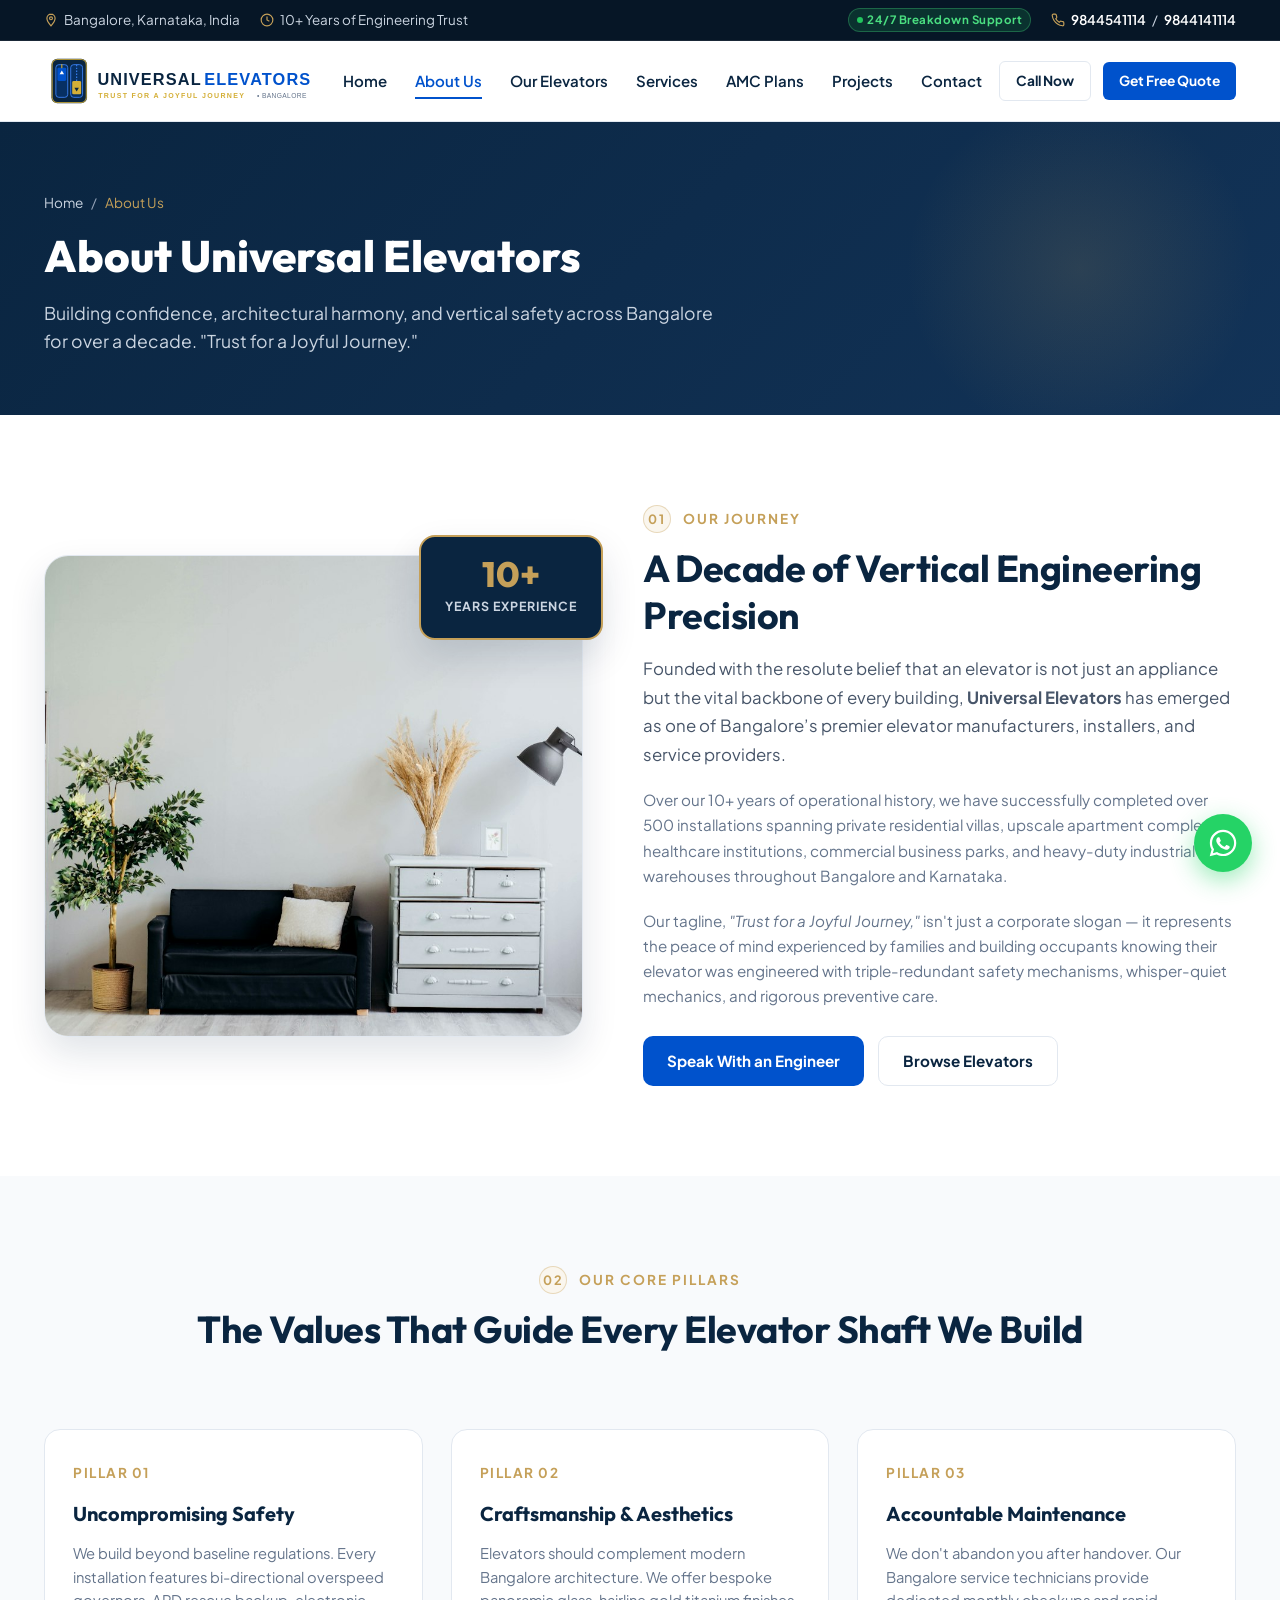
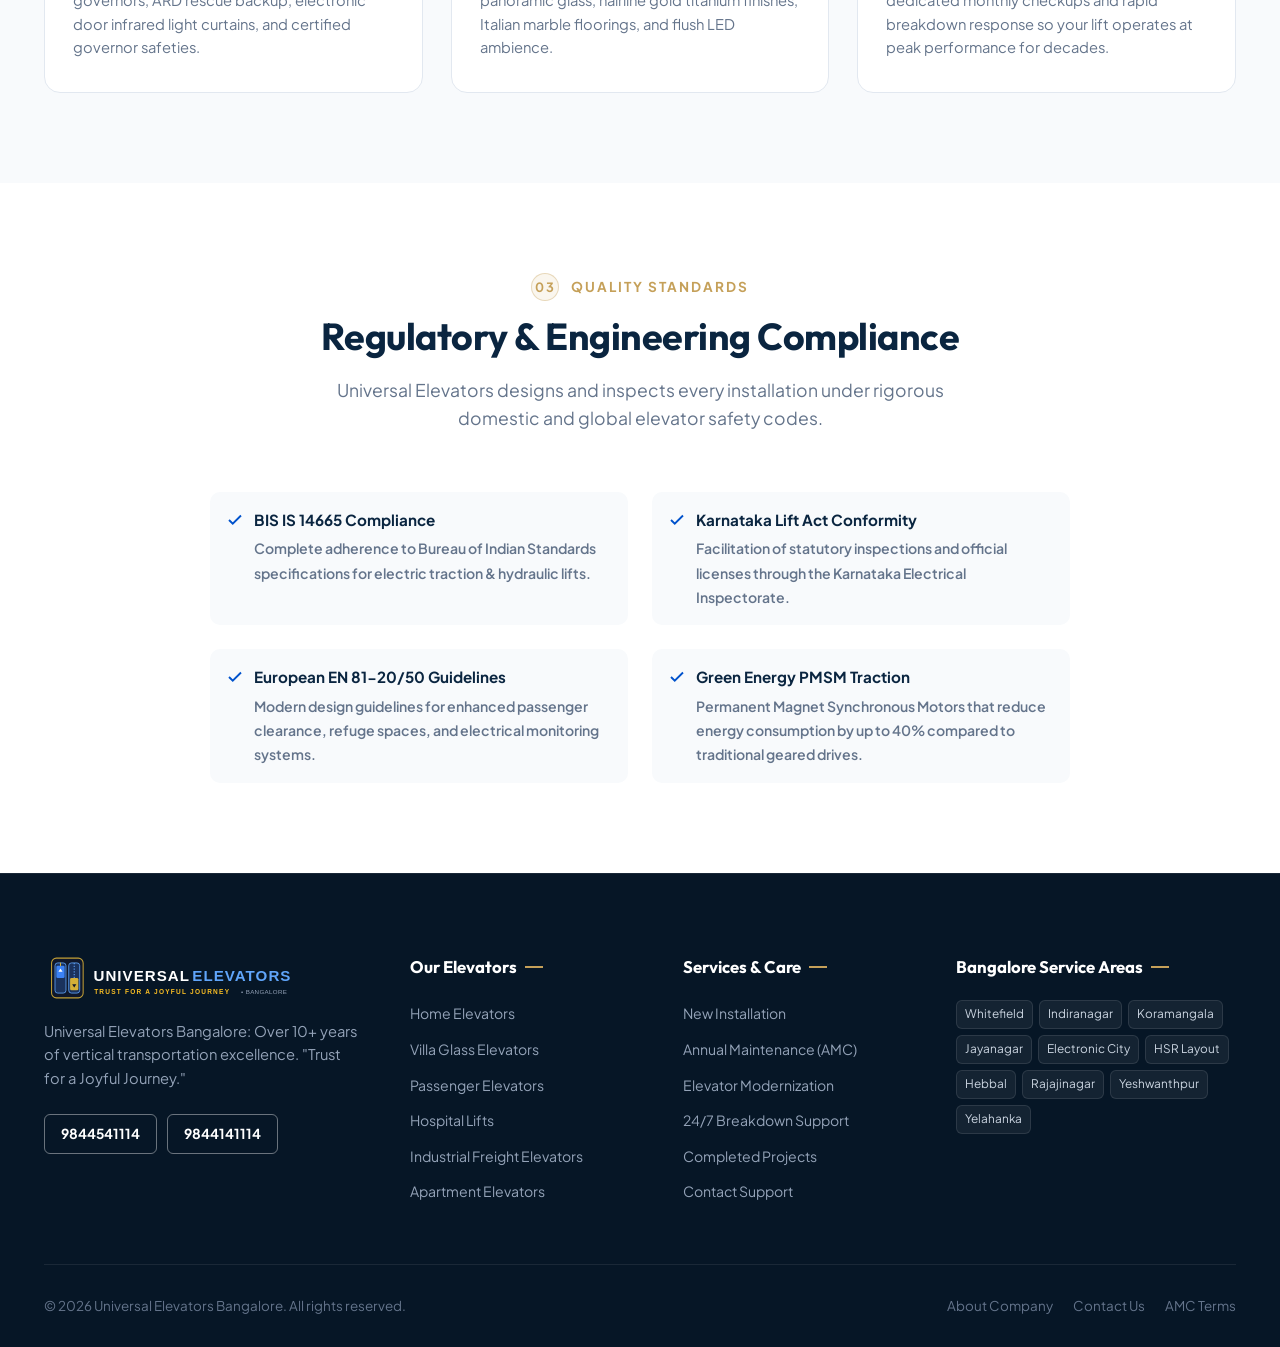
<file: about.html>
<!DOCTYPE html>
<html lang="en-IN">
<head>
  <meta charset="UTF-8">
  <meta name="viewport" content="width=device-width, initial-scale=1.0">
  <title>About Us | Universal Elevators Bangalore | 10+ Years of Vertical Mobility</title>
  <meta name="description" content="Learn about Universal Elevators Bangalore: Over a decade of dedication to safe, reliable, and aesthetically refined elevator solutions. Trust for a Joyful Journey.">
  <link rel="icon" href="assets/images/favicon.svg" type="image/svg+xml">
  <link rel="stylesheet" href="css/style.css">
</head>
<body>

  <!-- Top Notification Bar -->
  <div class="top-bar">
    <div class="container top-bar-inner">
      <div class="top-bar-left">
        <span class="top-bar-item">
          <svg viewBox="0 0 24 24" fill="none" stroke="currentColor" stroke-width="2"><path d="M12 2C8.13 2 5 5.13 5 9c0 5.25 7 13 7 13s7-7.75 7-13c0-3.87-3.13-7-7-7z"/><circle cx="12" cy="9" r="2.5"/></svg>
          Bangalore, Karnataka, India
        </span>
        <span class="top-bar-item">
          <svg viewBox="0 0 24 24" fill="none" stroke="currentColor" stroke-width="2"><circle cx="12" cy="12" r="10"/><polyline points="12 6 12 12 16 14"/></svg>
          10+ Years of Engineering Trust
        </span>
      </div>
      <div class="top-bar-right">
        <span class="badge-247">
          <span class="pulse-dot"></span>
          24/7 Breakdown Support
        </span>
        <span class="top-bar-item">
          <svg viewBox="0 0 24 24" fill="none" stroke="currentColor" stroke-width="2"><path d="M22 16.92v3a2 2 0 0 1-2.18 2 19.79 19.79 0 0 1-8.63-3.07 19.5 19.5 0 0 1-6-6 19.79 19.79 0 0 1-3.07-8.67A2 2 0 0 1 4.11 2h3a2 2 0 0 1 2 1.72 12.84 12.84 0 0 0 .7 2.81 2 2 0 0 1-.45 2.11L8.09 9.91a16 16 0 0 0 6 6l1.27-1.27a2 2 0 0 1 2.11-.45 12.84 12.84 0 0 0 2.81.7A2 2 0 0 1 22 16.92z"/></svg>
          <a href="tel:9844541114">9844541114</a> / <a href="tel:9844141114">9844141114</a>
        </span>
      </div>
    </div>
  </div>

  <!-- Main Navigation Header -->
  <header class="header">
    <div class="container header-inner">
      <a href="index.html" class="logo-wrapper" aria-label="Universal Elevators Homepage">
        <img src="assets/images/logo.svg" alt="Universal Elevators Bangalore" class="logo-img" width="320" height="52">
      </a>

      <nav class="nav-desktop" aria-label="Main Navigation">
        <a href="index.html" class="nav-link">Home</a>
        <a href="about.html" class="nav-link active">About Us</a>
        <a href="elevators.html" class="nav-link">Our Elevators</a>
        <a href="services.html" class="nav-link">Services</a>
        <a href="amc.html" class="nav-link">AMC Plans</a>
        <a href="projects.html" class="nav-link">Projects</a>
        <a href="contact.html" class="nav-link">Contact</a>
      </nav>

      <div class="nav-cta-group">
        <a href="tel:9844541114" class="btn btn-outline btn-sm">Call Now</a>
        <a href="contact.html" class="btn btn-primary btn-sm">Get Free Quote</a>
        <button class="menu-toggle" aria-label="Open Navigation Menu">
          <svg width="26" height="26" viewBox="0 0 24 24" fill="none" stroke="currentColor" stroke-width="2.2"><line x1="3" y1="12" x2="21" y2="12"></line><line x1="3" y1="6" x2="21" y2="6"></line><line x1="3" y1="18" x2="21" y2="18"></line></svg>
        </button>
      </div>
    </div>
  </header>

  <!-- Mobile Drawer Menu -->
  <div class="drawer-overlay" aria-hidden="true"></div>
  <aside class="mobile-drawer" aria-label="Mobile Navigation">
    <div class="drawer-header">
      <img src="assets/images/logo.svg" alt="Universal Elevators" height="38">
      <button class="drawer-close" aria-label="Close Navigation Menu">
        <svg width="24" height="24" viewBox="0 0 24 24" fill="none" stroke="currentColor" stroke-width="2"><line x1="18" y1="6" x2="6" y2="18"></line><line x1="6" y1="6" x2="18" y2="18"></line></svg>
      </button>
    </div>
    <nav class="drawer-nav">
      <a href="index.html" class="drawer-link"><span>Home</span> <span>01</span></a>
      <a href="about.html" class="drawer-link active"><span>About Us</span> <span>02</span></a>
      <a href="elevators.html" class="drawer-link"><span>Our Elevators</span> <span>03</span></a>
      <a href="services.html" class="drawer-link"><span>Services &amp; AMC</span> <span>04</span></a>
      <a href="amc.html" class="drawer-link"><span>AMC Maintenance</span> <span>05</span></a>
      <a href="projects.html" class="drawer-link"><span>Projects Gallery</span> <span>06</span></a>
      <a href="contact.html" class="drawer-link"><span>Contact Us</span> <span>07</span></a>
    </nav>
    <div class="drawer-footer">
      <a href="tel:9844541114" class="btn btn-secondary btn-sm" style="width: 100%;">Call: 9844541114</a>
      <a href="https://wa.me/919844541114?text=Hello%20Universal%20Elevators" target="_blank" rel="noopener" class="btn btn-whatsapp btn-sm" style="width: 100%;">WhatsApp Us</a>
    </div>
  </aside>

  <main>
    <!-- Page Hero Banner -->
    <section class="page-hero">
      <div class="container">
        <div class="breadcrumbs">
          <a href="index.html">Home</a>
          <span>/</span>
          <span class="current">About Us</span>
        </div>
        <h1 class="page-hero-title">About Universal Elevators</h1>
        <p class="page-hero-desc">
          Building confidence, architectural harmony, and vertical safety across Bangalore for over a decade. "Trust for a Joyful Journey."
        </p>
      </div>
    </section>

    <!-- Company Story Section -->
    <section class="section">
      <div class="container">
        <div class="about-grid">
          <div class="about-media">
            <div class="about-img-wrap">
              <img src="assets/images/about-elevator.jpg" alt="Universal Elevators Engineering Workshop" width="600" height="480">
            </div>
            <div class="about-experience-pill">
              <span class="years">10+</span>
              <span class="tag">Years Experience</span>
            </div>
          </div>
          <div>
            <p class="sec-head"><span>01</span>Our Journey</p>
            <h2 class="sec-title">A Decade of Vertical Engineering Precision</h2>
            <p style="font-size: 1.05rem; color: #475569; margin-bottom: 18px; line-height: 1.7;">
              Founded with the resolute belief that an elevator is not just an appliance but the vital backbone of every building, <strong>Universal Elevators</strong> has emerged as one of Bangalore’s premier elevator manufacturers, installers, and service providers.
            </p>
            <p style="font-size: 0.95rem; color: #64748B; margin-bottom: 20px; line-height: 1.65;">
              Over our 10+ years of operational history, we have successfully completed over 500 installations spanning private residential villas, upscale apartment complexes, healthcare institutions, commercial business parks, and heavy-duty industrial warehouses throughout Bangalore and Karnataka.
            </p>
            <p style="font-size: 0.95rem; color: #64748B; margin-bottom: 28px; line-height: 1.65;">
              Our tagline, <em>"Trust for a Joyful Journey,"</em> isn't just a corporate slogan — it represents the peace of mind experienced by families and building occupants knowing their elevator was engineered with triple-redundant safety mechanisms, whisper-quiet mechanics, and rigorous preventive care.
            </p>

            <div style="display: flex; gap: 14px; flex-wrap: wrap;">
              <a href="contact.html" class="btn btn-primary">Speak With an Engineer</a>
              <a href="elevators.html" class="btn btn-outline">Browse Elevators</a>
            </div>
          </div>
        </div>
      </div>
    </section>

    <!-- Pillars / Commitments -->
    <section class="section section-tint">
      <div class="container">
        <div class="sec-header-center">
          <p class="sec-head"><span>02</span>Our Core Pillars</p>
          <h2 class="sec-title">The Values That Guide Every Elevator Shaft We Build</h2>
        </div>

        <div class="why-grid">
          <div class="why-card" style="background: #FFFFFF; border: 1px solid var(--color-border);">
            <div class="why-number">PILLAR 01</div>
            <h3 class="why-title" style="color: var(--color-primary);">Uncompromising Safety</h3>
            <p class="why-desc" style="color: var(--color-text-muted);">
              We build beyond baseline regulations. Every installation features bi-directional overspeed governors, ARD rescue backup, electronic door infrared light curtains, and certified governor safeties.
            </p>
          </div>

          <div class="why-card" style="background: #FFFFFF; border: 1px solid var(--color-border);">
            <div class="why-number">PILLAR 02</div>
            <h3 class="why-title" style="color: var(--color-primary);">Craftsmanship &amp; Aesthetics</h3>
            <p class="why-desc" style="color: var(--color-text-muted);">
              Elevators should complement modern Bangalore architecture. We offer bespoke panoramic glass, hairline gold titanium finishes, Italian marble floorings, and flush LED ambience.
            </p>
          </div>

          <div class="why-card" style="background: #FFFFFF; border: 1px solid var(--color-border);">
            <div class="why-number">PILLAR 03</div>
            <h3 class="why-title" style="color: var(--color-primary);">Accountable Maintenance</h3>
            <p class="why-desc" style="color: var(--color-text-muted);">
              We don't abandon you after handover. Our Bangalore service technicians provide dedicated monthly checkups and rapid breakdown response so your lift operates at peak performance for decades.
            </p>
          </div>
        </div>
      </div>
    </section>

    <!-- Standards & Code Compliance -->
    <section class="section">
      <div class="container">
        <div class="sec-header-center">
          <p class="sec-head"><span>03</span>Quality Standards</p>
          <h2 class="sec-title">Regulatory &amp; Engineering Compliance</h2>
          <p class="sec-subtitle">
            Universal Elevators designs and inspects every installation under rigorous domestic and global elevator safety codes.
          </p>
        </div>

        <div class="feature-checkmarks" style="max-width: 860px; margin: 0 auto; gap: 24px;">
          <div class="checkmark-item" style="padding: 16px; background: var(--color-bg-alt); border-radius: var(--radius-md);">
            <svg viewBox="0 0 24 24" fill="none" stroke="currentColor" stroke-width="2.5"><polyline points="20 6 9 17 4 12"/></svg>
            <div>
              <strong style="display: block; color: var(--color-primary); margin-bottom: 4px;">BIS IS 14665 Compliance</strong>
              <span style="font-size: 0.88rem; color: #64748B;">Complete adherence to Bureau of Indian Standards specifications for electric traction &amp; hydraulic lifts.</span>
            </div>
          </div>

          <div class="checkmark-item" style="padding: 16px; background: var(--color-bg-alt); border-radius: var(--radius-md);">
            <svg viewBox="0 0 24 24" fill="none" stroke="currentColor" stroke-width="2.5"><polyline points="20 6 9 17 4 12"/></svg>
            <div>
              <strong style="display: block; color: var(--color-primary); margin-bottom: 4px;">Karnataka Lift Act Conformity</strong>
              <span style="font-size: 0.88rem; color: #64748B;">Facilitation of statutory inspections and official licenses through the Karnataka Electrical Inspectorate.</span>
            </div>
          </div>

          <div class="checkmark-item" style="padding: 16px; background: var(--color-bg-alt); border-radius: var(--radius-md);">
            <svg viewBox="0 0 24 24" fill="none" stroke="currentColor" stroke-width="2.5"><polyline points="20 6 9 17 4 12"/></svg>
            <div>
              <strong style="display: block; color: var(--color-primary); margin-bottom: 4px;">European EN 81-20/50 Guidelines</strong>
              <span style="font-size: 0.88rem; color: #64748B;">Modern design guidelines for enhanced passenger clearance, refuge spaces, and electrical monitoring systems.</span>
            </div>
          </div>

          <div class="checkmark-item" style="padding: 16px; background: var(--color-bg-alt); border-radius: var(--radius-md);">
            <svg viewBox="0 0 24 24" fill="none" stroke="currentColor" stroke-width="2.5"><polyline points="20 6 9 17 4 12"/></svg>
            <div>
              <strong style="display: block; color: var(--color-primary); margin-bottom: 4px;">Green Energy PMSM Traction</strong>
              <span style="font-size: 0.88rem; color: #64748B;">Permanent Magnet Synchronous Motors that reduce energy consumption by up to 40% compared to traditional geared drives.</span>
            </div>
          </div>
        </div>
      </div>
    </section>
  </main>

  <!-- Footer -->
  <footer class="footer">
    <div class="container">
      <div class="footer-top">
        <div class="footer-brand">
          <img src="assets/images/logo-white.svg" alt="Universal Elevators" class="footer-logo" width="280" height="48">
          <p>Universal Elevators Bangalore: Over 10+ years of vertical transportation excellence. "Trust for a Joyful Journey."</p>
          <div style="display: flex; gap: 10px; margin-top: 14px;">
            <a href="tel:9844541114" class="btn btn-outline-white btn-sm">9844541114</a>
            <a href="tel:9844141114" class="btn btn-outline-white btn-sm">9844141114</a>
          </div>
        </div>

        <div>
          <h4 class="footer-col-title">Our Elevators</h4>
          <ul class="footer-links">
            <li><a href="home-elevators.html">Home Elevators</a></li>
            <li><a href="villa-elevators.html">Villa Glass Elevators</a></li>
            <li><a href="passenger-elevators.html">Passenger Elevators</a></li>
            <li><a href="hospital-elevators.html">Hospital Lifts</a></li>
            <li><a href="industrial-elevators.html">Industrial Freight Elevators</a></li>
            <li><a href="apartment-elevators.html">Apartment Elevators</a></li>
          </ul>
        </div>

        <div>
          <h4 class="footer-col-title">Services &amp; Care</h4>
          <ul class="footer-links">
            <li><a href="services.html">New Installation</a></li>
            <li><a href="amc.html">Annual Maintenance (AMC)</a></li>
            <li><a href="services.html">Elevator Modernization</a></li>
            <li><a href="services.html">24/7 Breakdown Support</a></li>
            <li><a href="projects.html">Completed Projects</a></li>
            <li><a href="contact.html">Contact Support</a></li>
          </ul>
        </div>

        <div>
          <h4 class="footer-col-title">Bangalore Service Areas</h4>
          <div class="service-areas-chips">
            <span class="area-chip">Whitefield</span>
            <span class="area-chip">Indiranagar</span>
            <span class="area-chip">Koramangala</span>
            <span class="area-chip">Jayanagar</span>
            <span class="area-chip">Electronic City</span>
            <span class="area-chip">HSR Layout</span>
            <span class="area-chip">Hebbal</span>
            <span class="area-chip">Rajajinagar</span>
            <span class="area-chip">Yeshwanthpur</span>
            <span class="area-chip">Yelahanka</span>
          </div>
        </div>
      </div>

      <div class="footer-bottom">
        <div>&copy; 2026 Universal Elevators Bangalore. All rights reserved.</div>
        <div class="footer-legal-links">
          <a href="about.html">About Company</a>
          <a href="contact.html">Contact Us</a>
          <a href="amc.html">AMC Terms</a>
        </div>
      </div>
    </div>
  </footer>

  <a href="https://wa.me/919844541114?text=Hello%20Universal%20Elevators" target="_blank" rel="noopener" class="floating-whatsapp" aria-label="WhatsApp">
    <span class="floating-whatsapp-tooltip">Chat with Bangalore Engineers</span>
    <svg viewBox="0 0 24 24" fill="currentColor"><path d="M12.04 2C6.58 2 2.13 6.45 2.13 11.91C2.13 13.66 2.59 15.36 3.45 16.86L2.05 22L7.3 20.62C8.75 21.41 10.38 21.83 12.04 21.83C17.5 21.83 21.95 17.38 21.95 11.92C21.95 9.27 20.92 6.78 19.05 4.91C17.18 3.03 14.69 2 12.04 2ZM12.05 20.16C10.57 20.16 9.12 19.76 7.85 19.01L7.55 18.83L4.43 19.65L5.26 16.61L5.06 16.29C4.24 14.99 3.81 13.47 3.81 11.91C3.81 7.37 7.5 3.68 12.05 3.68C14.25 3.68 16.32 4.54 17.88 6.1C19.44 7.66 20.3 9.73 20.3 11.93C20.29 16.48 16.59 20.16 12.05 20.16ZM16.57 14.39C16.32 14.27 15.1 13.67 14.87 13.59C14.64 13.5 14.47 13.46 14.31 13.71C14.14 13.96 13.66 14.52 13.51 14.69C13.37 14.85 13.22 14.88 12.97 14.75C12.72 14.63 11.92 14.37 10.97 13.52C10.23 12.86 9.73 12.05 9.58 11.8C9.44 11.55 9.56 11.42 9.69 11.3C9.8 11.19 9.94 11.01 10.06 10.87C10.18 10.73 10.23 10.63 10.31 10.46C10.39 10.3 10.35 10.15 10.29 10.03C10.23 9.91 9.73 8.68 9.53 8.17C9.33 7.68 9.12 7.74 8.97 7.73C8.82 7.73 8.66 7.72 8.49 7.72C8.32 7.72 8.05 7.78 7.82 8.03C7.59 8.28 6.95 8.88 6.95 10.1C6.95 11.32 7.84 12.49 7.96 12.66C8.08 12.82 9.71 15.33 12.2 16.4C12.79 16.66 13.25 16.81 13.61 16.93C14.21 17.12 14.75 17.09 15.18 17.03C15.66 16.96 16.67 16.42 16.88 15.83C17.09 15.24 17.09 14.74 17.03 14.63C16.97 14.53 16.82 14.51 16.57 14.39Z"/></svg>
  </a>

  <div class="mobile-action-bar">
    <div class="mobile-action-grid">
      <a href="tel:9844541114" class="btn btn-secondary btn-sm" style="width: 100%;">Call 9844541114</a>
      <a href="https://wa.me/919844541114?text=Hello%20Universal%20Elevators" target="_blank" rel="noopener" class="btn btn-whatsapp btn-sm" style="width: 100%;">WhatsApp</a>
    </div>
  </div>

  <button class="scroll-top-btn" aria-label="Scroll to Top"><svg width="20" height="20" viewBox="0 0 24 24" fill="none" stroke="currentColor" stroke-width="2.5"><polyline points="18 15 12 9 6 15"/></svg></button>
  <script src="js/main.js"></script>
</body>
</html>
</file>
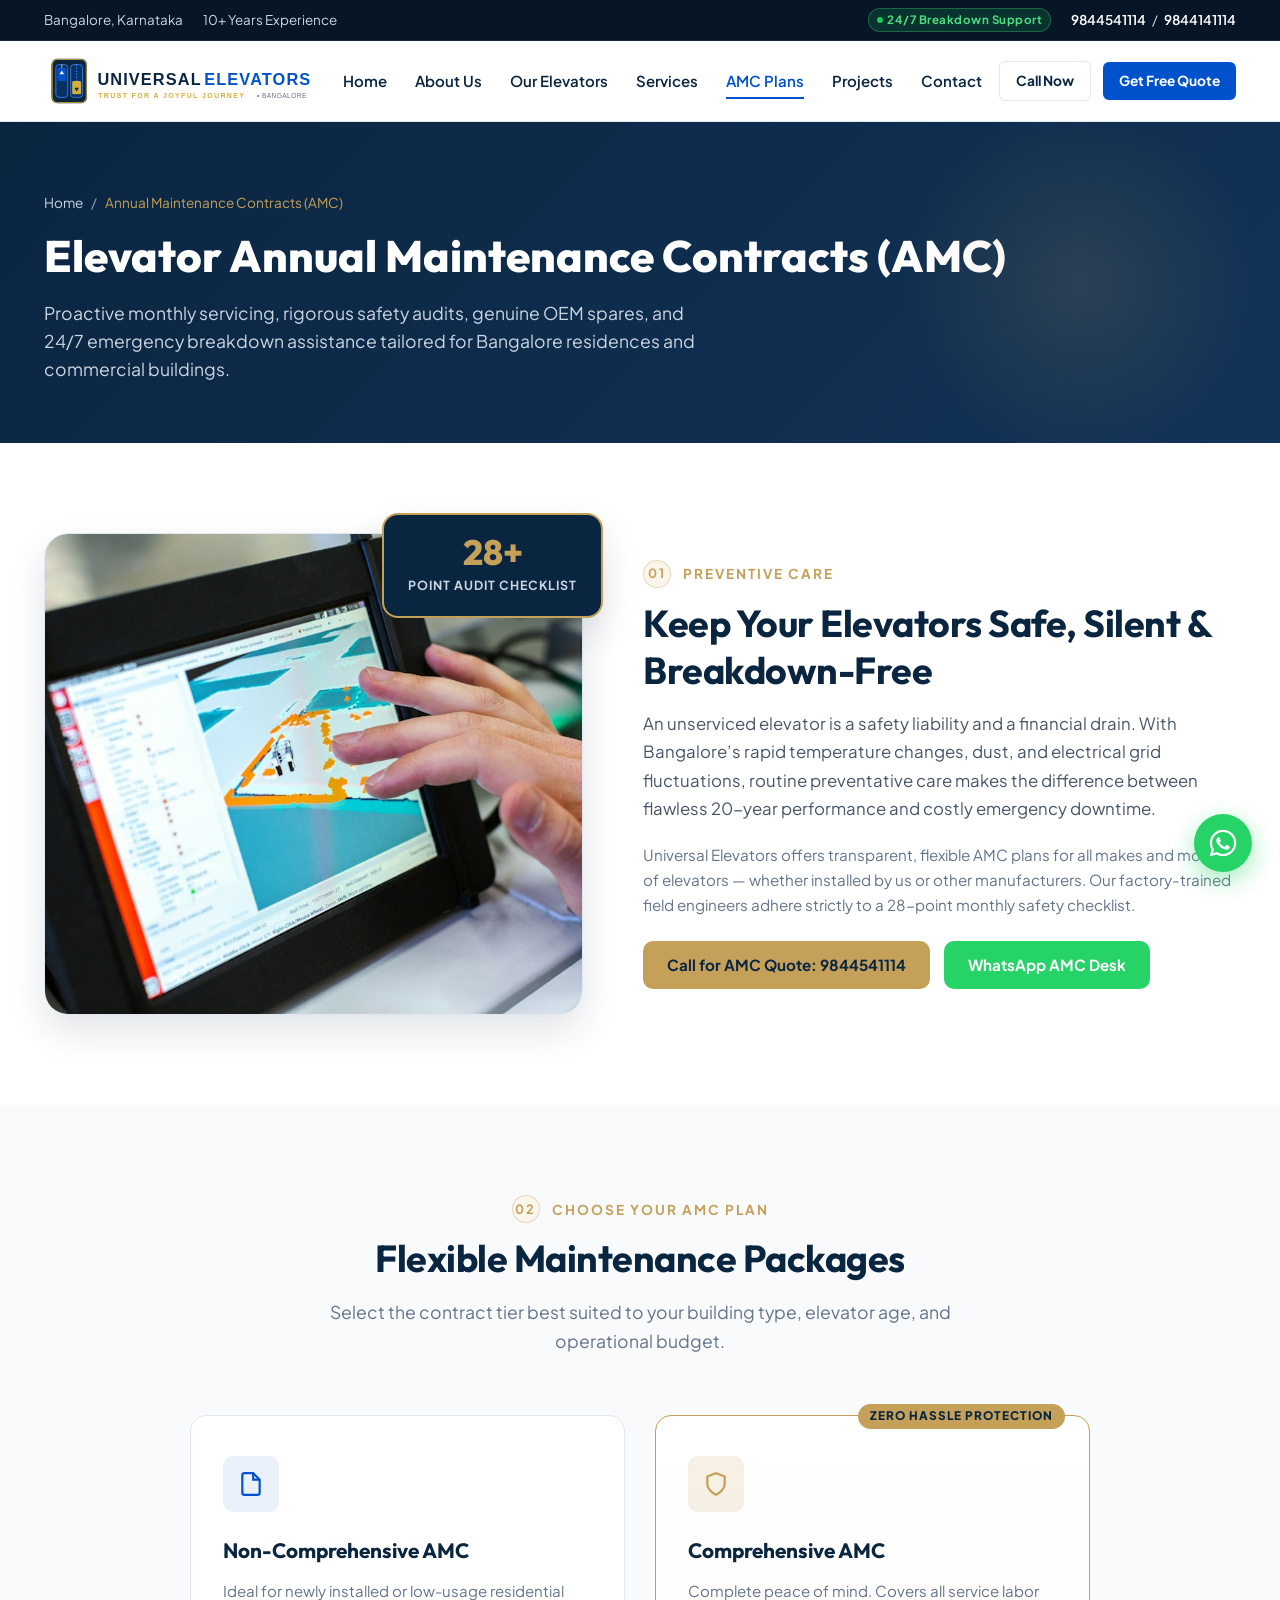
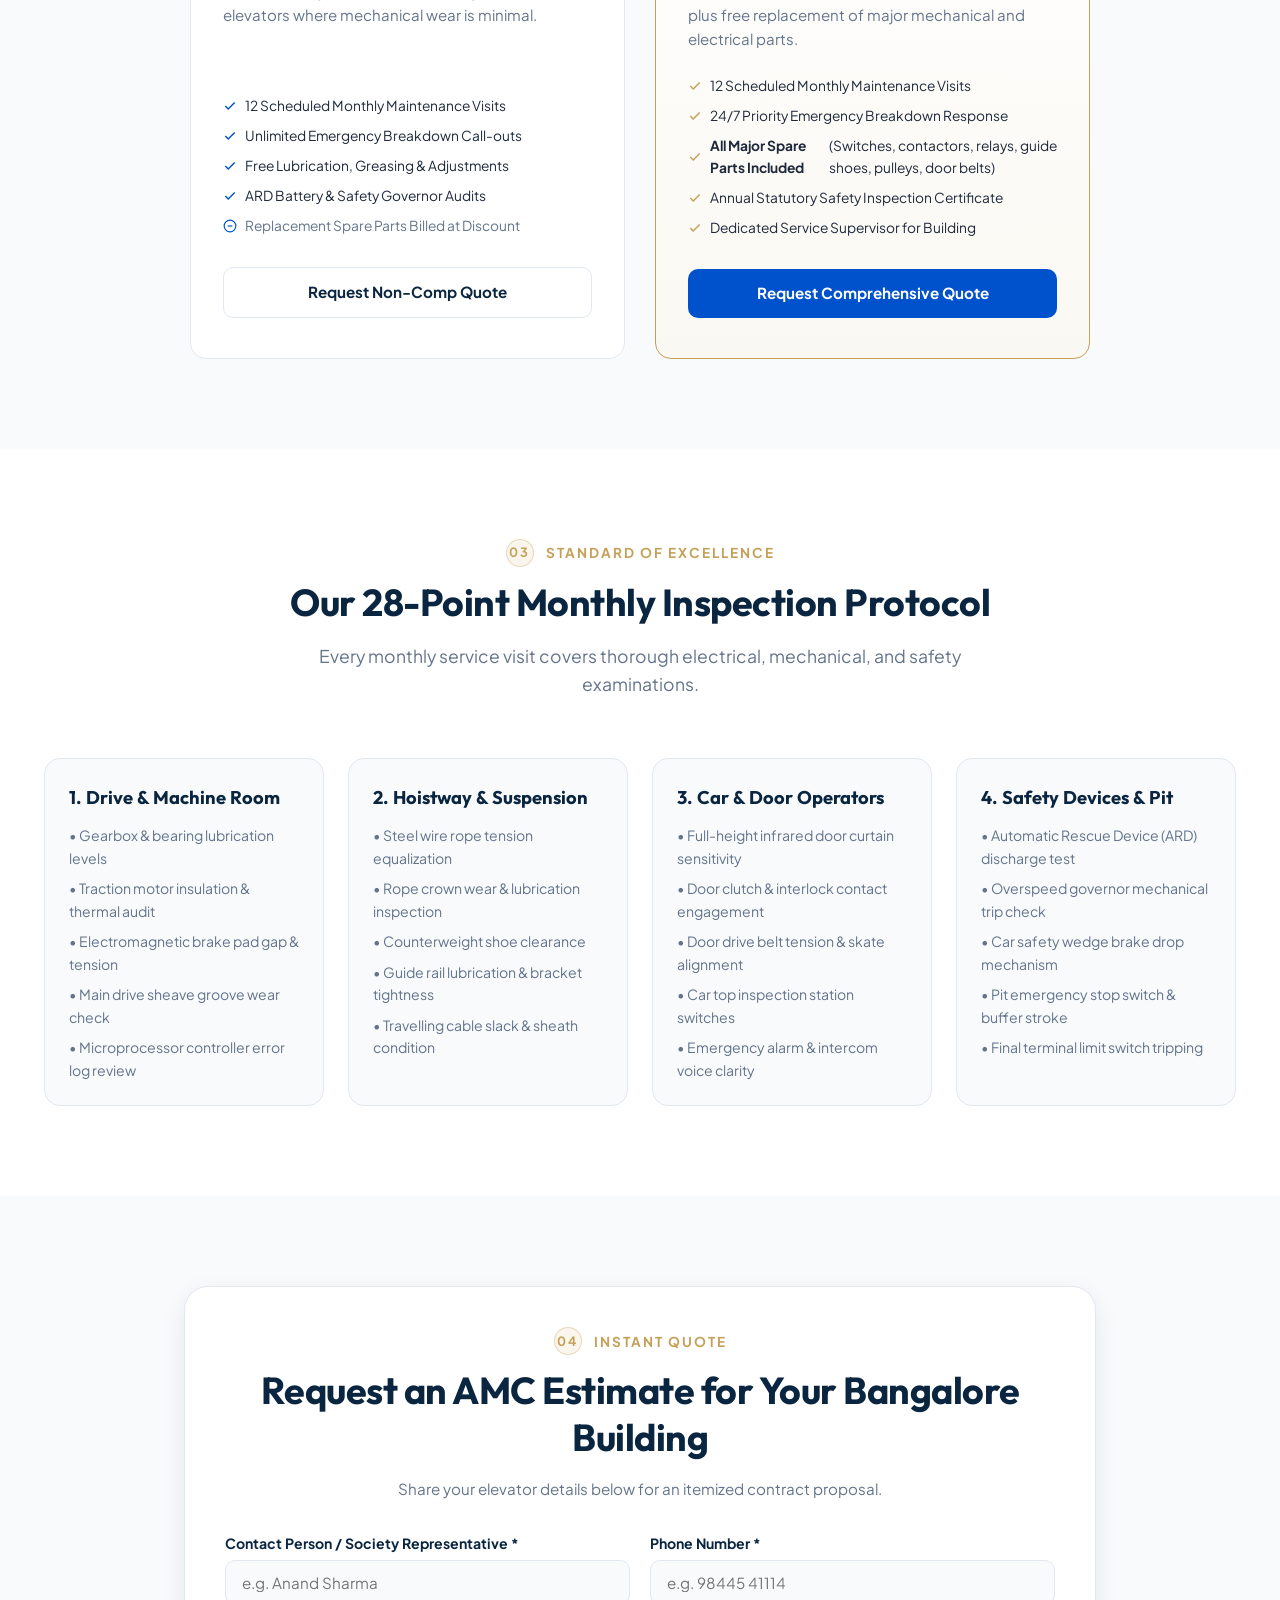
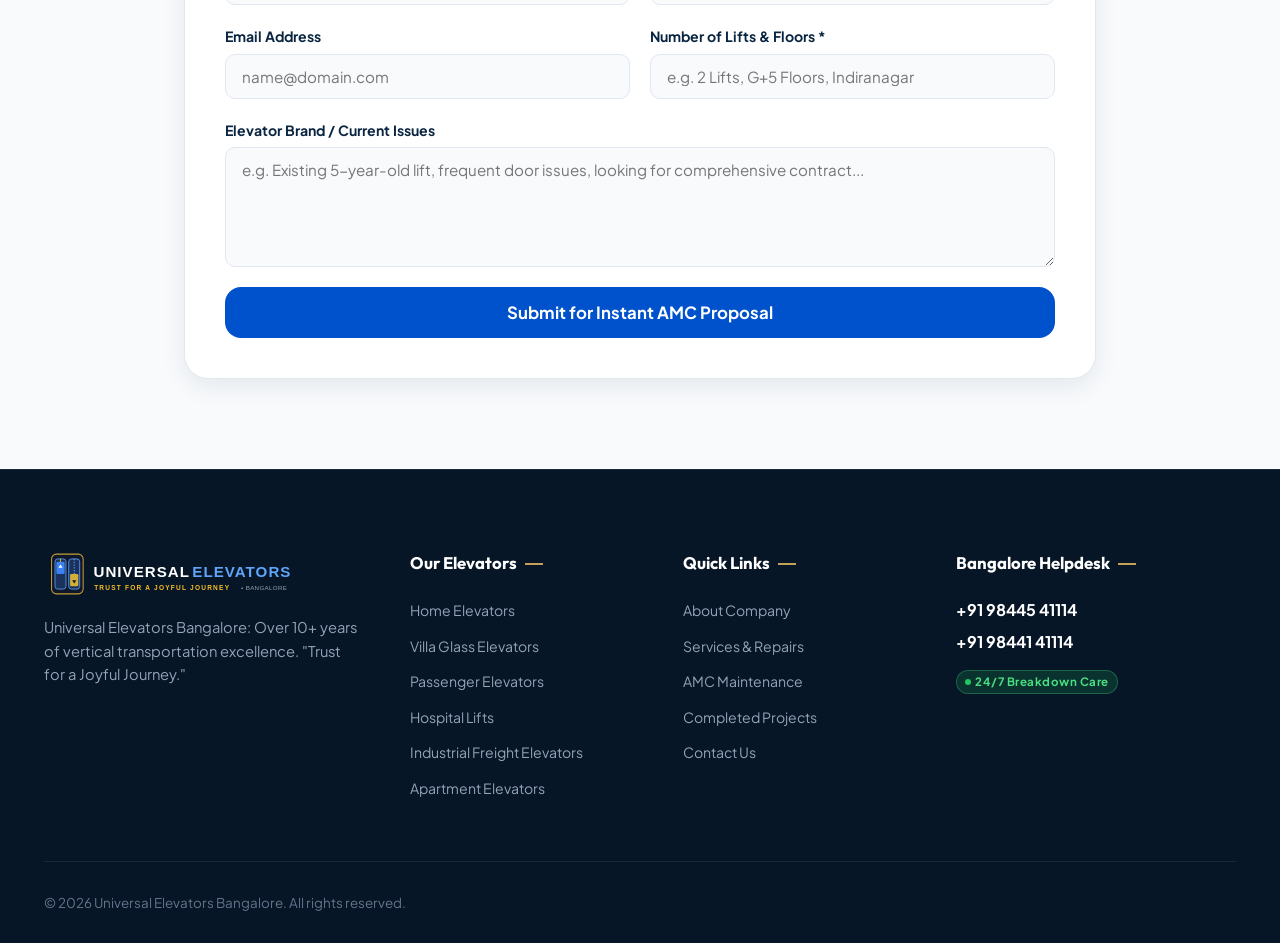
<file: amc.html>
<!DOCTYPE html>
<html lang="en-IN">
<head>
  <meta charset="UTF-8">
  <meta name="viewport" content="width=device-width, initial-scale=1.0">
  <title>Elevator AMC Bangalore | Annual Maintenance Contracts | Universal Elevators</title>
  <meta name="description" content="Annual Maintenance Contracts (AMC) for elevators in Bangalore. Comprehensive &amp; non-comprehensive packages, 28-point monthly safety checks, 24/7 emergency support. Call 9844541114.">
  <link rel="icon" href="assets/images/favicon.svg" type="image/svg+xml">
  <link rel="stylesheet" href="css/style.css">
</head>
<body>
  <div class="top-bar">
    <div class="container top-bar-inner">
      <div class="top-bar-left">
        <span class="top-bar-item">Bangalore, Karnataka</span>
        <span class="top-bar-item">10+ Years Experience</span>
      </div>
      <div class="top-bar-right">
        <span class="badge-247"><span class="pulse-dot"></span> 24/7 Breakdown Support</span>
        <span class="top-bar-item"><a href="tel:9844541114">9844541114</a> / <a href="tel:9844141114">9844141114</a></span>
      </div>
    </div>
  </div>

  <header class="header">
    <div class="container header-inner">
      <a href="index.html" class="logo-wrapper">
        <img src="assets/images/logo.svg" alt="Universal Elevators" class="logo-img" width="320" height="52">
      </a>
      <nav class="nav-desktop">
        <a href="index.html" class="nav-link">Home</a>
        <a href="about.html" class="nav-link">About Us</a>
        <a href="elevators.html" class="nav-link">Our Elevators</a>
        <a href="services.html" class="nav-link">Services</a>
        <a href="amc.html" class="nav-link active">AMC Plans</a>
        <a href="projects.html" class="nav-link">Projects</a>
        <a href="contact.html" class="nav-link">Contact</a>
      </nav>
      <div class="nav-cta-group">
        <a href="tel:9844541114" class="btn btn-outline btn-sm">Call Now</a>
        <a href="contact.html" class="btn btn-primary btn-sm">Get Free Quote</a>
        <button class="menu-toggle" aria-label="Open Menu">
          <svg width="26" height="26" viewBox="0 0 24 24" fill="none" stroke="currentColor" stroke-width="2.2"><line x1="3" y1="12" x2="21" y2="12"></line><line x1="3" y1="6" x2="21" y2="6"></line><line x1="3" y1="18" x2="21" y2="18"></line></svg>
        </button>
      </div>
    </div>
  </header>

  <div class="drawer-overlay" aria-hidden="true"></div>
  <aside class="mobile-drawer">
    <div class="drawer-header">
      <img src="assets/images/logo.svg" alt="Universal Elevators" height="38">
      <button class="drawer-close" aria-label="Close"><svg width="24" height="24" viewBox="0 0 24 24" fill="none" stroke="currentColor" stroke-width="2"><line x1="18" y1="6" x2="6" y2="18"></line><line x1="6" y1="6" x2="18" y2="18"></line></svg></button>
    </div>
    <nav class="drawer-nav">
      <a href="index.html" class="drawer-link"><span>Home</span> <span>01</span></a>
      <a href="about.html" class="drawer-link"><span>About Us</span> <span>02</span></a>
      <a href="elevators.html" class="drawer-link"><span>Our Elevators</span> <span>03</span></a>
      <a href="services.html" class="drawer-link"><span>Services &amp; AMC</span> <span>04</span></a>
      <a href="amc.html" class="drawer-link active"><span>AMC Maintenance</span> <span>05</span></a>
      <a href="projects.html" class="drawer-link"><span>Projects Gallery</span> <span>06</span></a>
      <a href="contact.html" class="drawer-link"><span>Contact Us</span> <span>07</span></a>
    </nav>
  </aside>

  <main>
    <section class="page-hero">
      <div class="container">
        <div class="breadcrumbs">
          <a href="index.html">Home</a> <span>/</span>
          <span class="current">Annual Maintenance Contracts (AMC)</span>
        </div>
        <h1 class="page-hero-title">Elevator Annual Maintenance Contracts (AMC)</h1>
        <p class="page-hero-desc">
          Proactive monthly servicing, rigorous safety audits, genuine OEM spares, and 24/7 emergency breakdown assistance tailored for Bangalore residences and commercial buildings.
        </p>
      </div>
    </section>

    <!-- AMC Overview & Media -->
    <section class="section">
      <div class="container about-grid">
        <div class="about-media">
          <div class="about-img-wrap">
            <img src="assets/images/service-maintenance.jpg" alt="Elevator AMC Maintenance Bangalore" width="600" height="480">
          </div>
          <div class="about-experience-pill">
            <span class="years">28+</span>
            <span class="tag">Point Audit Checklist</span>
          </div>
        </div>

        <div>
          <p class="sec-head"><span>01</span>Preventive Care</p>
          <h2 class="sec-title">Keep Your Elevators Safe, Silent &amp; Breakdown-Free</h2>
          <p style="font-size: 1.05rem; color: #475569; margin-bottom: 18px; line-height: 1.7;">
            An unserviced elevator is a safety liability and a financial drain. With Bangalore’s rapid temperature changes, dust, and electrical grid fluctuations, routine preventative care makes the difference between flawless 20-year performance and costly emergency downtime.
          </p>
          <p style="font-size: 0.95rem; color: #64748B; margin-bottom: 24px; line-height: 1.65;">
            Universal Elevators offers transparent, flexible AMC plans for all makes and models of elevators — whether installed by us or other manufacturers. Our factory-trained field engineers adhere strictly to a 28-point monthly safety checklist.
          </p>
          <div style="display: flex; gap: 14px; flex-wrap: wrap;">
            <a href="tel:9844541114" class="btn btn-gold">Call for AMC Quote: 9844541114</a>
            <a href="https://wa.me/919844541114?text=Hello%20Universal%20Elevators,%20I%20would%20like%20an%20AMC%20quote%20for%20my%20building%20in%20Bangalore." target="_blank" rel="noopener" class="btn btn-whatsapp">WhatsApp AMC Desk</a>
          </div>
        </div>
      </div>
    </section>

    <!-- Plan Comparison -->
    <section class="section section-tint">
      <div class="container">
        <div class="sec-header-center">
          <p class="sec-head"><span>02</span>Choose Your AMC Plan</p>
          <h2 class="sec-title">Flexible Maintenance Packages</h2>
          <p class="sec-subtitle">Select the contract tier best suited to your building type, elevator age, and operational budget.</p>
        </div>

        <div style="display: grid; grid-template-columns: repeat(auto-fit, minmax(320px, 1fr)); gap: 30px; max-width: 900px; margin: 0 auto;">
          <!-- Plan 1: Non-Comprehensive -->
          <div class="service-card" style="padding: 40px 32px;">
            <div class="service-icon-box">
              <svg width="26" height="26" viewBox="0 0 24 24" fill="none" stroke="currentColor" stroke-width="2"><path d="M14 2H6a2 2 0 0 0-2 2v16a2 2 0 0 0 2 2h12a2 2 0 0 0 2-2V8z"/><polyline points="14 2 14 8 20 8"/></svg>
            </div>
            <h3 class="service-title">Non-Comprehensive AMC</h3>
            <p class="service-desc">Ideal for newly installed or low-usage residential elevators where mechanical wear is minimal.</p>
            <ul class="service-features-list" style="margin-bottom: 30px;">
              <li><svg viewBox="0 0 24 24" fill="none" stroke="currentColor" stroke-width="2.5"><polyline points="20 6 9 17 4 12"/></svg> 12 Scheduled Monthly Maintenance Visits</li>
              <li><svg viewBox="0 0 24 24" fill="none" stroke="currentColor" stroke-width="2.5"><polyline points="20 6 9 17 4 12"/></svg> Unlimited Emergency Breakdown Call-outs</li>
              <li><svg viewBox="0 0 24 24" fill="none" stroke="currentColor" stroke-width="2.5"><polyline points="20 6 9 17 4 12"/></svg> Free Lubrication, Greasing &amp; Adjustments</li>
              <li><svg viewBox="0 0 24 24" fill="none" stroke="currentColor" stroke-width="2.5"><polyline points="20 6 9 17 4 12"/></svg> ARD Battery &amp; Safety Governor Audits</li>
              <li style="color: #64748B;"><svg viewBox="0 0 24 24" fill="none" stroke="currentColor" stroke-width="2"><circle cx="12" cy="12" r="10"/><line x1="8" y1="12" x2="16" y2="12"/></svg> Replacement Spare Parts Billed at Discount</li>
            </ul>
            <a href="contact.html" class="btn btn-outline" style="width: 100%; justify-content: center;">Request Non-Comp Quote</a>
          </div>

          <!-- Plan 2: Comprehensive -->
          <div class="service-card highlight" style="padding: 40px 32px;">
            <span class="service-highlight-tag">Zero Hassle Protection</span>
            <div class="service-icon-box">
              <svg width="26" height="26" viewBox="0 0 24 24" fill="none" stroke="currentColor" stroke-width="2"><path d="M12 22s8-4 8-10V5l-8-3-8 3v7c0 6 8 10 8 10z"/></svg>
            </div>
            <h3 class="service-title">Comprehensive AMC</h3>
            <p class="service-desc">Complete peace of mind. Covers all service labor plus free replacement of major mechanical and electrical parts.</p>
            <ul class="service-features-list" style="margin-bottom: 30px;">
              <li><svg viewBox="0 0 24 24" fill="none" stroke="currentColor" stroke-width="2.5"><polyline points="20 6 9 17 4 12"/></svg> 12 Scheduled Monthly Maintenance Visits</li>
              <li><svg viewBox="0 0 24 24" fill="none" stroke="currentColor" stroke-width="2.5"><polyline points="20 6 9 17 4 12"/></svg> 24/7 Priority Emergency Breakdown Response</li>
              <li><svg viewBox="0 0 24 24" fill="none" stroke="currentColor" stroke-width="2.5"><polyline points="20 6 9 17 4 12"/></svg> <strong>All Major Spare Parts Included</strong> (Switches, contactors, relays, guide shoes, pulleys, door belts)</li>
              <li><svg viewBox="0 0 24 24" fill="none" stroke="currentColor" stroke-width="2.5"><polyline points="20 6 9 17 4 12"/></svg> Annual Statutory Safety Inspection Certificate</li>
              <li><svg viewBox="0 0 24 24" fill="none" stroke="currentColor" stroke-width="2.5"><polyline points="20 6 9 17 4 12"/></svg> Dedicated Service Supervisor for Building</li>
            </ul>
            <a href="contact.html" class="btn btn-primary" style="width: 100%; justify-content: center;">Request Comprehensive Quote</a>
          </div>
        </div>
      </div>
    </section>

    <!-- 28-Point Checklist -->
    <section class="section">
      <div class="container">
        <div class="sec-header-center">
          <p class="sec-head"><span>03</span>Standard of Excellence</p>
          <h2 class="sec-title">Our 28-Point Monthly Inspection Protocol</h2>
          <p class="sec-subtitle">Every monthly service visit covers thorough electrical, mechanical, and safety examinations.</p>
        </div>

        <div style="display: grid; grid-template-columns: repeat(auto-fit, minmax(280px, 1fr)); gap: 24px;">
          <div style="background: var(--color-bg-alt); padding: 24px; border-radius: var(--radius-lg); border: 1px solid var(--color-border);">
            <h4 style="font-family: var(--font-heading); font-size: 1.15rem; color: var(--color-primary); margin-bottom: 12px;">1. Drive &amp; Machine Room</h4>
            <ul style="list-style: none; display: flex; flex-direction: column; gap: 8px; font-size: 0.88rem; color: var(--color-text-muted);">
              <li>• Gearbox &amp; bearing lubrication levels</li>
              <li>• Traction motor insulation &amp; thermal audit</li>
              <li>• Electromagnetic brake pad gap &amp; tension</li>
              <li>• Main drive sheave groove wear check</li>
              <li>• Microprocessor controller error log review</li>
            </ul>
          </div>

          <div style="background: var(--color-bg-alt); padding: 24px; border-radius: var(--radius-lg); border: 1px solid var(--color-border);">
            <h4 style="font-family: var(--font-heading); font-size: 1.15rem; color: var(--color-primary); margin-bottom: 12px;">2. Hoistway &amp; Suspension</h4>
            <ul style="list-style: none; display: flex; flex-direction: column; gap: 8px; font-size: 0.88rem; color: var(--color-text-muted);">
              <li>• Steel wire rope tension equalization</li>
              <li>• Rope crown wear &amp; lubrication inspection</li>
              <li>• Counterweight shoe clearance</li>
              <li>• Guide rail lubrication &amp; bracket tightness</li>
              <li>• Travelling cable slack &amp; sheath condition</li>
            </ul>
          </div>

          <div style="background: var(--color-bg-alt); padding: 24px; border-radius: var(--radius-lg); border: 1px solid var(--color-border);">
            <h4 style="font-family: var(--font-heading); font-size: 1.15rem; color: var(--color-primary); margin-bottom: 12px;">3. Car &amp; Door Operators</h4>
            <ul style="list-style: none; display: flex; flex-direction: column; gap: 8px; font-size: 0.88rem; color: var(--color-text-muted);">
              <li>• Full-height infrared door curtain sensitivity</li>
              <li>• Door clutch &amp; interlock contact engagement</li>
              <li>• Door drive belt tension &amp; skate alignment</li>
              <li>• Car top inspection station switches</li>
              <li>• Emergency alarm &amp; intercom voice clarity</li>
            </ul>
          </div>

          <div style="background: var(--color-bg-alt); padding: 24px; border-radius: var(--radius-lg); border: 1px solid var(--color-border);">
            <h4 style="font-family: var(--font-heading); font-size: 1.15rem; color: var(--color-primary); margin-bottom: 12px;">4. Safety Devices &amp; Pit</h4>
            <ul style="list-style: none; display: flex; flex-direction: column; gap: 8px; font-size: 0.88rem; color: var(--color-text-muted);">
              <li>• Automatic Rescue Device (ARD) discharge test</li>
              <li>• Overspeed governor mechanical trip check</li>
              <li>• Car safety wedge brake drop mechanism</li>
              <li>• Pit emergency stop switch &amp; buffer stroke</li>
              <li>• Final terminal limit switch tripping</li>
            </ul>
          </div>
        </div>
      </div>
    </section>

    <!-- Request AMC Form -->
    <section class="section section-tint">
      <div class="container container-narrow">
        <div class="contact-form-box">
          <div class="sec-header-center" style="margin-bottom: 30px;">
            <p class="sec-head"><span>04</span>Instant Quote</p>
            <h2 class="sec-title">Request an AMC Estimate for Your Bangalore Building</h2>
            <p style="font-size: 0.95rem; color: #64748B;">Share your elevator details below for an itemized contract proposal.</p>
          </div>

          <form class="contact-form">
            <div class="form-grid">
              <div class="form-group">
                <label class="form-label">Contact Person / Society Representative *</label>
                <input type="text" name="name" class="form-control" placeholder="e.g. Anand Sharma" required>
              </div>
              <div class="form-group">
                <label class="form-label">Phone Number *</label>
                <input type="tel" name="phone" class="form-control" placeholder="e.g. 98445 41114" required>
              </div>
              <div class="form-group">
                <label class="form-label">Email Address</label>
                <input type="email" name="email" class="form-control" placeholder="name@domain.com">
              </div>
              <div class="form-group">
                <label class="form-label">Number of Lifts &amp; Floors *</label>
                <input type="text" name="service" class="form-control" placeholder="e.g. 2 Lifts, G+5 Floors, Indiranagar" required>
              </div>
              <div class="form-group full-width">
                <label class="form-label">Elevator Brand / Current Issues</label>
                <textarea name="message" class="form-control" placeholder="e.g. Existing 5-year-old lift, frequent door issues, looking for comprehensive contract..."></textarea>
              </div>
            </div>
            <button type="submit" class="btn btn-primary btn-lg" style="width: 100%;">
              Submit for Instant AMC Proposal
            </button>
          </form>
        </div>
      </div>
    </section>
  </main>

  <footer class="footer">
    <div class="container">
      <div class="footer-top">
        <div class="footer-brand">
          <img src="assets/images/logo-white.svg" alt="Universal Elevators" class="footer-logo" width="280" height="48">
          <p>Universal Elevators Bangalore: Over 10+ years of vertical transportation excellence. "Trust for a Joyful Journey."</p>
        </div>
        <div>
          <h4 class="footer-col-title">Our Elevators</h4>
          <ul class="footer-links">
            <li><a href="home-elevators.html">Home Elevators</a></li>
            <li><a href="villa-elevators.html">Villa Glass Elevators</a></li>
            <li><a href="passenger-elevators.html">Passenger Elevators</a></li>
            <li><a href="hospital-elevators.html">Hospital Lifts</a></li>
            <li><a href="industrial-elevators.html">Industrial Freight Elevators</a></li>
            <li><a href="apartment-elevators.html">Apartment Elevators</a></li>
          </ul>
        </div>
        <div>
          <h4 class="footer-col-title">Quick Links</h4>
          <ul class="footer-links">
            <li><a href="about.html">About Company</a></li>
            <li><a href="services.html">Services &amp; Repairs</a></li>
            <li><a href="amc.html">AMC Maintenance</a></li>
            <li><a href="projects.html">Completed Projects</a></li>
            <li><a href="contact.html">Contact Us</a></li>
          </ul>
        </div>
        <div>
          <h4 class="footer-col-title">Bangalore Helpdesk</h4>
          <a href="tel:9844541114" style="color: #FFFFFF; font-weight: 700; display: block; margin-bottom: 6px;">+91 98445 41114</a>
          <a href="tel:9844141114" style="color: #FFFFFF; font-weight: 700; display: block; margin-bottom: 12px;">+91 98441 41114</a>
          <span class="badge-247"><span class="pulse-dot"></span> 24/7 Breakdown Care</span>
        </div>
      </div>
      <div class="footer-bottom">
        <div>&copy; 2026 Universal Elevators Bangalore. All rights reserved.</div>
      </div>
    </div>
  </footer>

  <a href="https://wa.me/919844541114?text=Hello%20Universal%20Elevators,%20I%20am%20enquiring%20about%20an%20AMC%20contract." target="_blank" rel="noopener" class="floating-whatsapp" aria-label="WhatsApp">
    <span class="floating-whatsapp-tooltip">Chat with Bangalore Engineers</span>
    <svg viewBox="0 0 24 24" fill="currentColor"><path d="M12.04 2C6.58 2 2.13 6.45 2.13 11.91C2.13 13.66 2.59 15.36 3.45 16.86L2.05 22L7.3 20.62C8.75 21.41 10.38 21.83 12.04 21.83C17.5 21.83 21.95 17.38 21.95 11.92C21.95 9.27 20.92 6.78 19.05 4.91C17.18 3.03 14.69 2 12.04 2ZM12.05 20.16C10.57 20.16 9.12 19.76 7.85 19.01L7.55 18.83L4.43 19.65L5.26 16.61L5.06 16.29C4.24 14.99 3.81 13.47 3.81 11.91C3.81 7.37 7.5 3.68 12.05 3.68C14.25 3.68 16.32 4.54 17.88 6.1C19.44 7.66 20.3 9.73 20.3 11.93C20.29 16.48 16.59 20.16 12.05 20.16ZM16.57 14.39C16.32 14.27 15.1 13.67 14.87 13.59C14.64 13.5 14.47 13.46 14.31 13.71C14.14 13.96 13.66 14.52 13.51 14.69C13.37 14.85 13.22 14.88 12.97 14.75C12.72 14.63 11.92 14.37 10.97 13.52C10.23 12.86 9.73 12.05 9.58 11.8C9.44 11.55 9.56 11.42 9.69 11.3C9.8 11.19 9.94 11.01 10.06 10.87C10.18 10.73 10.23 10.63 10.31 10.46C10.39 10.3 10.35 10.15 10.29 10.03C10.23 9.91 9.73 8.68 9.53 8.17C9.33 7.68 9.12 7.74 8.97 7.73C8.82 7.73 8.66 7.72 8.49 7.72C8.32 7.72 8.05 7.78 7.82 8.03C7.59 8.28 6.95 8.88 6.95 10.1C6.95 11.32 7.84 12.49 7.96 12.66C8.08 12.82 9.71 15.33 12.2 16.4C12.79 16.66 13.25 16.81 13.61 16.93C14.21 17.12 14.75 17.09 15.18 17.03C15.66 16.96 16.67 16.42 16.88 15.83C17.09 15.24 17.09 14.74 17.03 14.63C16.97 14.53 16.82 14.51 16.57 14.39Z"/></svg>
  </a>

  <div class="mobile-action-bar">
    <div class="mobile-action-grid">
      <a href="tel:9844541114" class="btn btn-secondary btn-sm" style="width: 100%;">Call 9844541114</a>
      <a href="https://wa.me/919844541114?text=Hello%20Universal%20Elevators" target="_blank" rel="noopener" class="btn btn-whatsapp btn-sm" style="width: 100%;">WhatsApp</a>
    </div>
  </div>

  <button class="scroll-top-btn" aria-label="Scroll to Top"><svg width="20" height="20" viewBox="0 0 24 24" fill="none" stroke="currentColor" stroke-width="2.5"><polyline points="18 15 12 9 6 15"/></svg></button>
  <script src="js/main.js"></script>
</body>
</html>
</file>
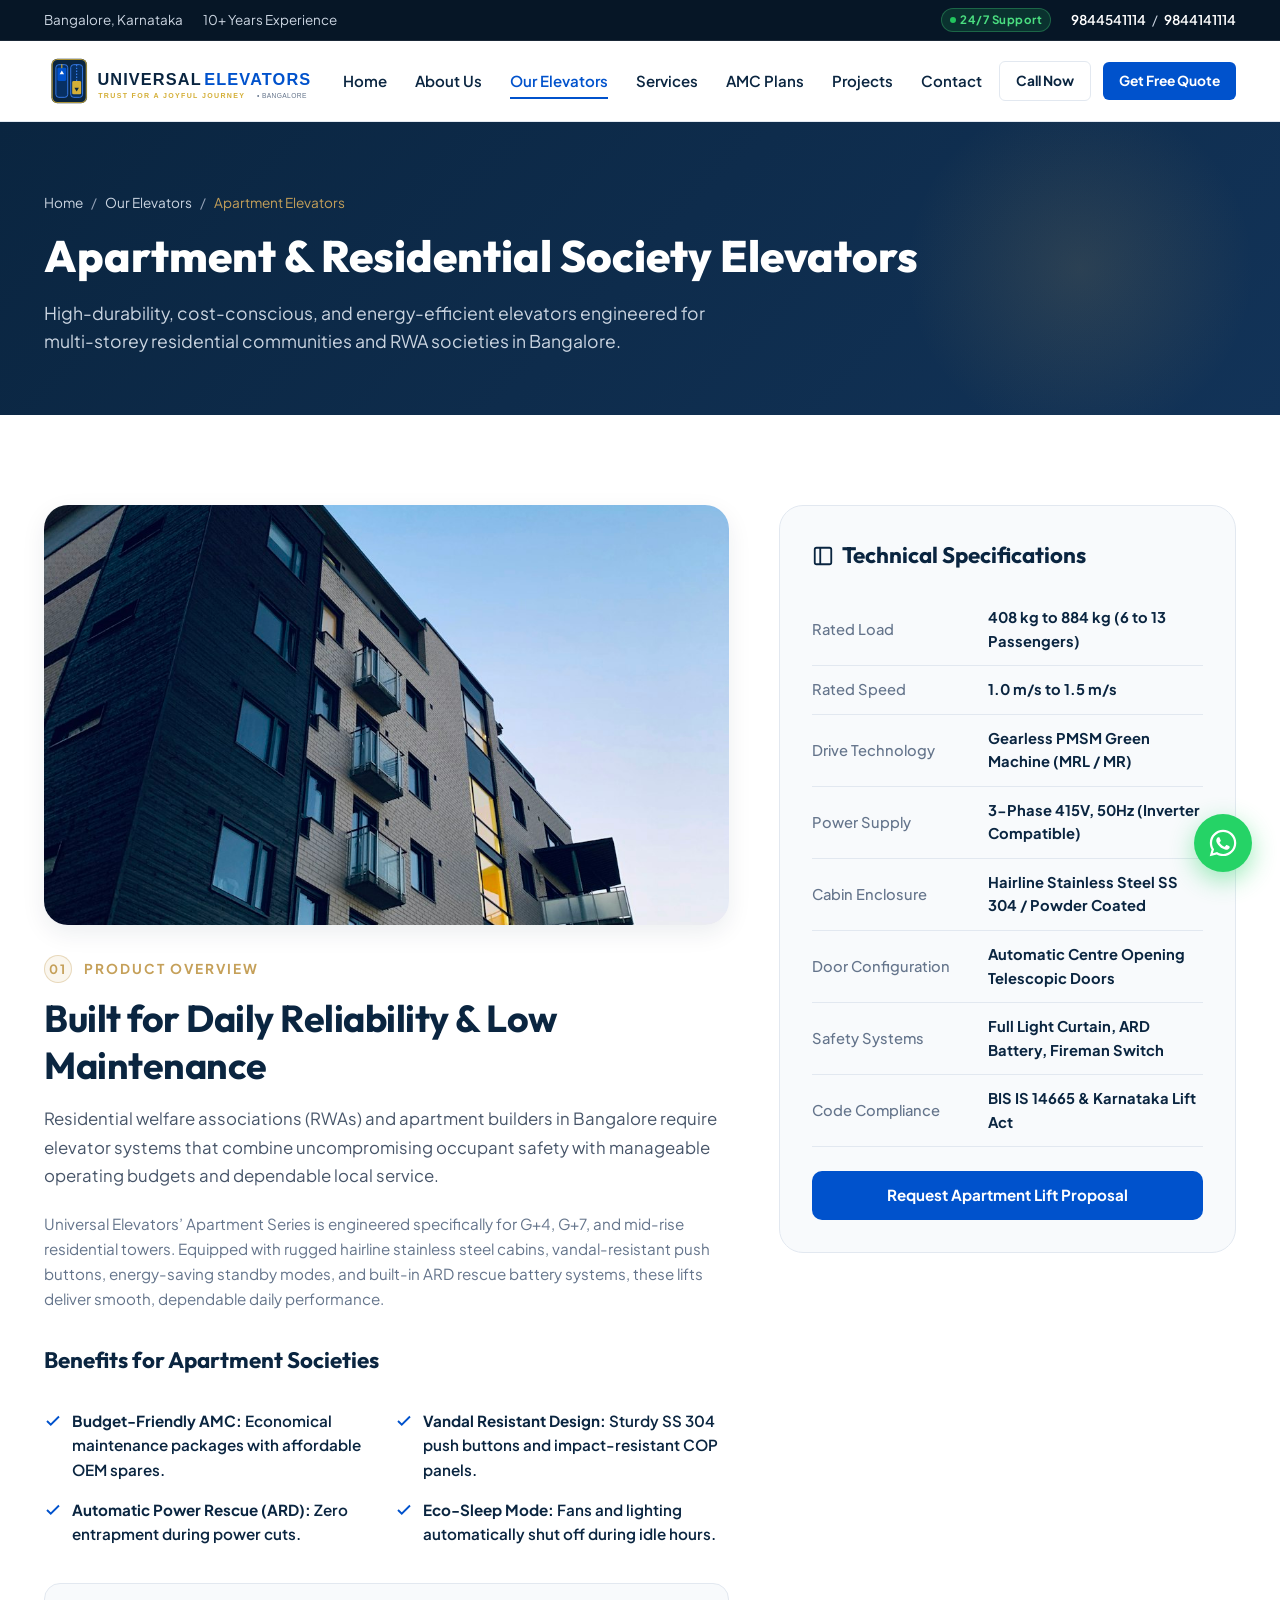
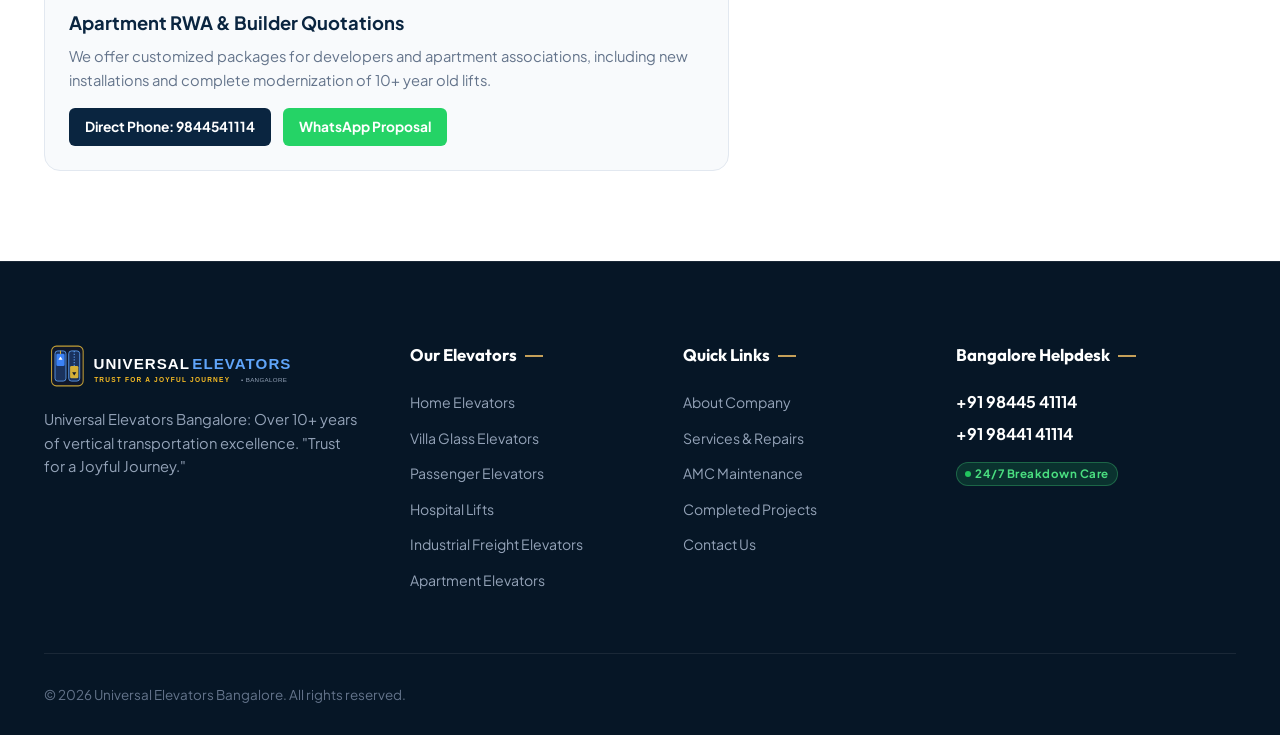
<file: apartment-elevators.html>
<!DOCTYPE html>
<html lang="en-IN">
<head>
  <meta charset="UTF-8">
  <meta name="viewport" content="width=device-width, initial-scale=1.0">
  <title>Apartment Elevators Bangalore | Residential Building Lifts | Universal Elevators</title>
  <meta name="description" content="Dependable, energy-efficient elevators for Bangalore apartment complexes and residential societies. Low AMC cost, ARD backup, durable SS cabins. Call 9844541114.">
  <link rel="icon" href="assets/images/favicon.svg" type="image/svg+xml">
  <link rel="stylesheet" href="css/style.css">
</head>
<body>
  <div class="top-bar">
    <div class="container top-bar-inner">
      <div class="top-bar-left">
        <span class="top-bar-item">Bangalore, Karnataka</span>
        <span class="top-bar-item">10+ Years Experience</span>
      </div>
      <div class="top-bar-right">
        <span class="badge-247"><span class="pulse-dot"></span> 24/7 Support</span>
        <span class="top-bar-item"><a href="tel:9844541114">9844541114</a> / <a href="tel:9844141114">9844141114</a></span>
      </div>
    </div>
  </div>

  <header class="header">
    <div class="container header-inner">
      <a href="index.html" class="logo-wrapper">
        <img src="assets/images/logo.svg" alt="Universal Elevators" class="logo-img" width="320" height="52">
      </a>
      <nav class="nav-desktop">
        <a href="index.html" class="nav-link">Home</a>
        <a href="about.html" class="nav-link">About Us</a>
        <a href="elevators.html" class="nav-link active">Our Elevators</a>
        <a href="services.html" class="nav-link">Services</a>
        <a href="amc.html" class="nav-link">AMC Plans</a>
        <a href="projects.html" class="nav-link">Projects</a>
        <a href="contact.html" class="nav-link">Contact</a>
      </nav>
      <div class="nav-cta-group">
        <a href="tel:9844541114" class="btn btn-outline btn-sm">Call Now</a>
        <a href="contact.html" class="btn btn-primary btn-sm">Get Free Quote</a>
        <button class="menu-toggle" aria-label="Open Menu">
          <svg width="26" height="26" viewBox="0 0 24 24" fill="none" stroke="currentColor" stroke-width="2.2"><line x1="3" y1="12" x2="21" y2="12"></line><line x1="3" y1="6" x2="21" y2="6"></line><line x1="3" y1="18" x2="21" y2="18"></line></svg>
        </button>
      </div>
    </div>
  </header>

  <div class="drawer-overlay" aria-hidden="true"></div>
  <aside class="mobile-drawer">
    <div class="drawer-header">
      <img src="assets/images/logo.svg" alt="Universal Elevators" height="38">
      <button class="drawer-close" aria-label="Close"><svg width="24" height="24" viewBox="0 0 24 24" fill="none" stroke="currentColor" stroke-width="2"><line x1="18" y1="6" x2="6" y2="18"></line><line x1="6" y1="6" x2="18" y2="18"></line></svg></button>
    </div>
    <nav class="drawer-nav">
      <a href="index.html" class="drawer-link"><span>Home</span> <span>01</span></a>
      <a href="about.html" class="drawer-link"><span>About Us</span> <span>02</span></a>
      <a href="elevators.html" class="drawer-link active"><span>Our Elevators</span> <span>03</span></a>
      <a href="services.html" class="drawer-link"><span>Services &amp; AMC</span> <span>04</span></a>
      <a href="amc.html" class="drawer-link"><span>AMC Maintenance</span> <span>05</span></a>
      <a href="projects.html" class="drawer-link"><span>Projects Gallery</span> <span>06</span></a>
      <a href="contact.html" class="drawer-link"><span>Contact Us</span> <span>07</span></a>
    </nav>
  </aside>

  <main>
    <section class="page-hero">
      <div class="container">
        <div class="breadcrumbs">
          <a href="index.html">Home</a> <span>/</span>
          <a href="elevators.html">Our Elevators</a> <span>/</span>
          <span class="current">Apartment Elevators</span>
        </div>
        <h1 class="page-hero-title">Apartment &amp; Residential Society Elevators</h1>
        <p class="page-hero-desc">
          High-durability, cost-conscious, and energy-efficient elevators engineered for multi-storey residential communities and RWA societies in Bangalore.
        </p>
      </div>
    </section>

    <section class="section">
      <div class="container detail-grid">
        <div>
          <div style="border-radius: var(--radius-xl); overflow: hidden; margin-bottom: 30px; box-shadow: var(--shadow-md);">
            <img src="assets/images/apartment-elevator.jpg" alt="Residential Apartment Elevator Bangalore" style="width: 100%; height: 420px; object-fit: cover;">
          </div>

          <p class="sec-head"><span>01</span>Product Overview</p>
          <h2 class="sec-title">Built for Daily Reliability &amp; Low Maintenance</h2>
          <p style="font-size: 1.05rem; color: #475569; margin-bottom: 20px; line-height: 1.7;">
            Residential welfare associations (RWAs) and apartment builders in Bangalore require elevator systems that combine uncompromising occupant safety with manageable operating budgets and dependable local service.
          </p>
          <p style="font-size: 0.95rem; color: #64748B; margin-bottom: 24px; line-height: 1.65;">
            Universal Elevators’ Apartment Series is engineered specifically for G+4, G+7, and mid-rise residential towers. Equipped with rugged hairline stainless steel cabins, vandal-resistant push buttons, energy-saving standby modes, and built-in ARD rescue battery systems, these lifts deliver smooth, dependable daily performance.
          </p>

          <h3 style="font-family: var(--font-heading); font-size: 1.4rem; color: var(--color-primary); margin: 32px 0 16px;">Benefits for Apartment Societies</h3>
          <div class="feature-checkmarks">
            <div class="checkmark-item">
              <svg viewBox="0 0 24 24" fill="none" stroke="currentColor" stroke-width="2.5"><polyline points="20 6 9 17 4 12"/></svg>
              <span><strong>Budget-Friendly AMC:</strong> Economical maintenance packages with affordable OEM spares.</span>
            </div>
            <div class="checkmark-item">
              <svg viewBox="0 0 24 24" fill="none" stroke="currentColor" stroke-width="2.5"><polyline points="20 6 9 17 4 12"/></svg>
              <span><strong>Vandal Resistant Design:</strong> Sturdy SS 304 push buttons and impact-resistant COP panels.</span>
            </div>
            <div class="checkmark-item">
              <svg viewBox="0 0 24 24" fill="none" stroke="currentColor" stroke-width="2.5"><polyline points="20 6 9 17 4 12"/></svg>
              <span><strong>Automatic Power Rescue (ARD):</strong> Zero entrapment during power cuts.</span>
            </div>
            <div class="checkmark-item">
              <svg viewBox="0 0 24 24" fill="none" stroke="currentColor" stroke-width="2.5"><polyline points="20 6 9 17 4 12"/></svg>
              <span><strong>Eco-Sleep Mode:</strong> Fans and lighting automatically shut off during idle hours.</span>
            </div>
          </div>

          <div style="margin-top: 36px; padding: 24px; background: var(--color-bg-alt); border: 1px solid var(--color-border); border-radius: var(--radius-lg);">
            <h4 style="color: var(--color-primary); font-size: 1.15rem; margin-bottom: 8px;">Apartment RWA &amp; Builder Quotations</h4>
            <p style="color: #64748B; font-size: 0.92rem; margin-bottom: 16px;">We offer customized packages for developers and apartment associations, including new installations and complete modernization of 10+ year old lifts.</p>
            <div style="display: flex; gap: 12px; flex-wrap: wrap;">
              <a href="tel:9844541114" class="btn btn-secondary btn-sm">Direct Phone: 9844541114</a>
              <a href="https://wa.me/919844541114?text=Hello%20Universal%20Elevators,%20I%20am%20enquiring%20about%20an%20Apartment%20Elevator." target="_blank" rel="noopener" class="btn btn-whatsapp btn-sm">WhatsApp Proposal</a>
            </div>
          </div>
        </div>

        <aside class="detail-specs-card">
          <h3>
            <svg width="22" height="22" viewBox="0 0 24 24" fill="none" stroke="currentColor" stroke-width="2"><rect x="3" y="3" width="18" height="18" rx="2"/><line x1="9" y1="3" x2="9" y2="21"/></svg>
            Technical Specifications
          </h3>
          <table class="specs-table">
            <tbody>
              <tr><td>Rated Load</td><td>408 kg to 884 kg (6 to 13 Passengers)</td></tr>
              <tr><td>Rated Speed</td><td>1.0 m/s to 1.5 m/s</td></tr>
              <tr><td>Drive Technology</td><td>Gearless PMSM Green Machine (MRL / MR)</td></tr>
              <tr><td>Power Supply</td><td>3-Phase 415V, 50Hz (Inverter Compatible)</td></tr>
              <tr><td>Cabin Enclosure</td><td>Hairline Stainless Steel SS 304 / Powder Coated</td></tr>
              <tr><td>Door Configuration</td><td>Automatic Centre Opening Telescopic Doors</td></tr>
              <tr><td>Safety Systems</td><td>Full Light Curtain, ARD Battery, Fireman Switch</td></tr>
              <tr><td>Code Compliance</td><td>BIS IS 14665 &amp; Karnataka Lift Act</td></tr>
            </tbody>
          </table>
          <a href="contact.html" class="btn btn-primary" style="width: 100%; justify-content: center;">
            Request Apartment Lift Proposal
          </a>
        </aside>
      </div>
    </section>
  </main>

  <footer class="footer">
    <div class="container">
      <div class="footer-top">
        <div class="footer-brand">
          <img src="assets/images/logo-white.svg" alt="Universal Elevators" class="footer-logo" width="280" height="48">
          <p>Universal Elevators Bangalore: Over 10+ years of vertical transportation excellence. "Trust for a Joyful Journey."</p>
        </div>
        <div>
          <h4 class="footer-col-title">Our Elevators</h4>
          <ul class="footer-links">
            <li><a href="home-elevators.html">Home Elevators</a></li>
            <li><a href="villa-elevators.html">Villa Glass Elevators</a></li>
            <li><a href="passenger-elevators.html">Passenger Elevators</a></li>
            <li><a href="hospital-elevators.html">Hospital Lifts</a></li>
            <li><a href="industrial-elevators.html">Industrial Freight Elevators</a></li>
            <li><a href="apartment-elevators.html">Apartment Elevators</a></li>
          </ul>
        </div>
        <div>
          <h4 class="footer-col-title">Quick Links</h4>
          <ul class="footer-links">
            <li><a href="about.html">About Company</a></li>
            <li><a href="services.html">Services &amp; Repairs</a></li>
            <li><a href="amc.html">AMC Maintenance</a></li>
            <li><a href="projects.html">Completed Projects</a></li>
            <li><a href="contact.html">Contact Us</a></li>
          </ul>
        </div>
        <div>
          <h4 class="footer-col-title">Bangalore Helpdesk</h4>
          <a href="tel:9844541114" style="color: #FFFFFF; font-weight: 700; display: block; margin-bottom: 6px;">+91 98445 41114</a>
          <a href="tel:9844141114" style="color: #FFFFFF; font-weight: 700; display: block; margin-bottom: 12px;">+91 98441 41114</a>
          <span class="badge-247"><span class="pulse-dot"></span> 24/7 Breakdown Care</span>
        </div>
      </div>
      <div class="footer-bottom">
        <div>&copy; 2026 Universal Elevators Bangalore. All rights reserved.</div>
      </div>
    </div>
  </footer>

  <a href="https://wa.me/919844541114?text=Hello%20Universal%20Elevators" target="_blank" rel="noopener" class="floating-whatsapp" aria-label="WhatsApp">
    <span class="floating-whatsapp-tooltip">Chat with Bangalore Engineers</span>
    <svg viewBox="0 0 24 24" fill="currentColor"><path d="M12.04 2C6.58 2 2.13 6.45 2.13 11.91C2.13 13.66 2.59 15.36 3.45 16.86L2.05 22L7.3 20.62C8.75 21.41 10.38 21.83 12.04 21.83C17.5 21.83 21.95 17.38 21.95 11.92C21.95 9.27 20.92 6.78 19.05 4.91C17.18 3.03 14.69 2 12.04 2ZM12.05 20.16C10.57 20.16 9.12 19.76 7.85 19.01L7.55 18.83L4.43 19.65L5.26 16.61L5.06 16.29C4.24 14.99 3.81 13.47 3.81 11.91C3.81 7.37 7.5 3.68 12.05 3.68C14.25 3.68 16.32 4.54 17.88 6.1C19.44 7.66 20.3 9.73 20.3 11.93C20.29 16.48 16.59 20.16 12.05 20.16ZM16.57 14.39C16.32 14.27 15.1 13.67 14.87 13.59C14.64 13.5 14.47 13.46 14.31 13.71C14.14 13.96 13.66 14.52 13.51 14.69C13.37 14.85 13.22 14.88 12.97 14.75C12.72 14.63 11.92 14.37 10.97 13.52C10.23 12.86 9.73 12.05 9.58 11.8C9.44 11.55 9.56 11.42 9.69 11.3C9.8 11.19 9.94 11.01 10.06 10.87C10.18 10.73 10.23 10.63 10.31 10.46C10.39 10.3 10.35 10.15 10.29 10.03C10.23 9.91 9.73 8.68 9.53 8.17C9.33 7.68 9.12 7.74 8.97 7.73C8.82 7.73 8.66 7.72 8.49 7.72C8.32 7.72 8.05 7.78 7.82 8.03C7.59 8.28 6.95 8.88 6.95 10.1C6.95 11.32 7.84 12.49 7.96 12.66C8.08 12.82 9.71 15.33 12.2 16.4C12.79 16.66 13.25 16.81 13.61 16.93C14.21 17.12 14.75 17.09 15.18 17.03C15.66 16.96 16.67 16.42 16.88 15.83C17.09 15.24 17.09 14.74 17.03 14.63C16.97 14.53 16.82 14.51 16.57 14.39Z"/></svg>
  </a>

  <div class="mobile-action-bar">
    <div class="mobile-action-grid">
      <a href="tel:9844541114" class="btn btn-secondary btn-sm" style="width: 100%;">Call 9844541114</a>
      <a href="https://wa.me/919844541114?text=Hello%20Universal%20Elevators" target="_blank" rel="noopener" class="btn btn-whatsapp btn-sm" style="width: 100%;">WhatsApp</a>
    </div>
  </div>

  <button class="scroll-top-btn" aria-label="Scroll to Top"><svg width="20" height="20" viewBox="0 0 24 24" fill="none" stroke="currentColor" stroke-width="2.5"><polyline points="18 15 12 9 6 15"/></svg></button>
  <script src="js/main.js"></script>
</body>
</html>
</file>
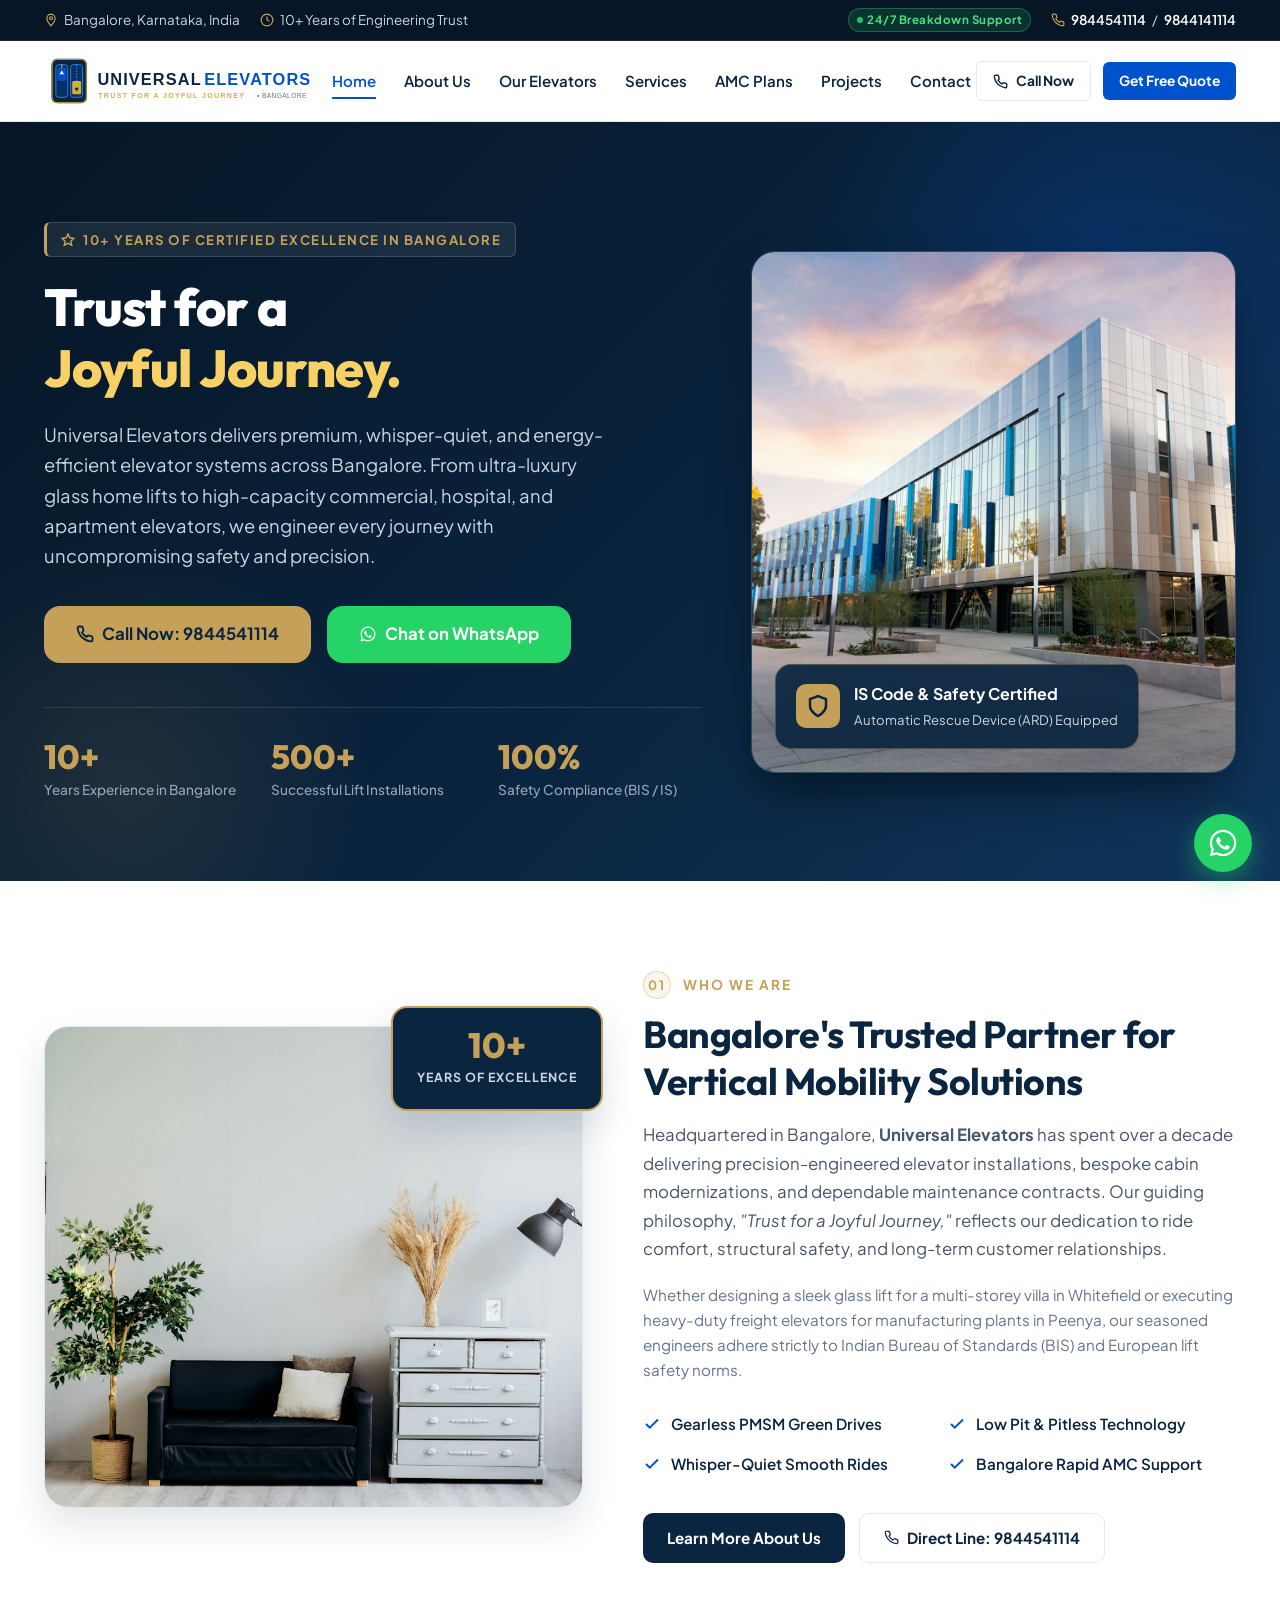
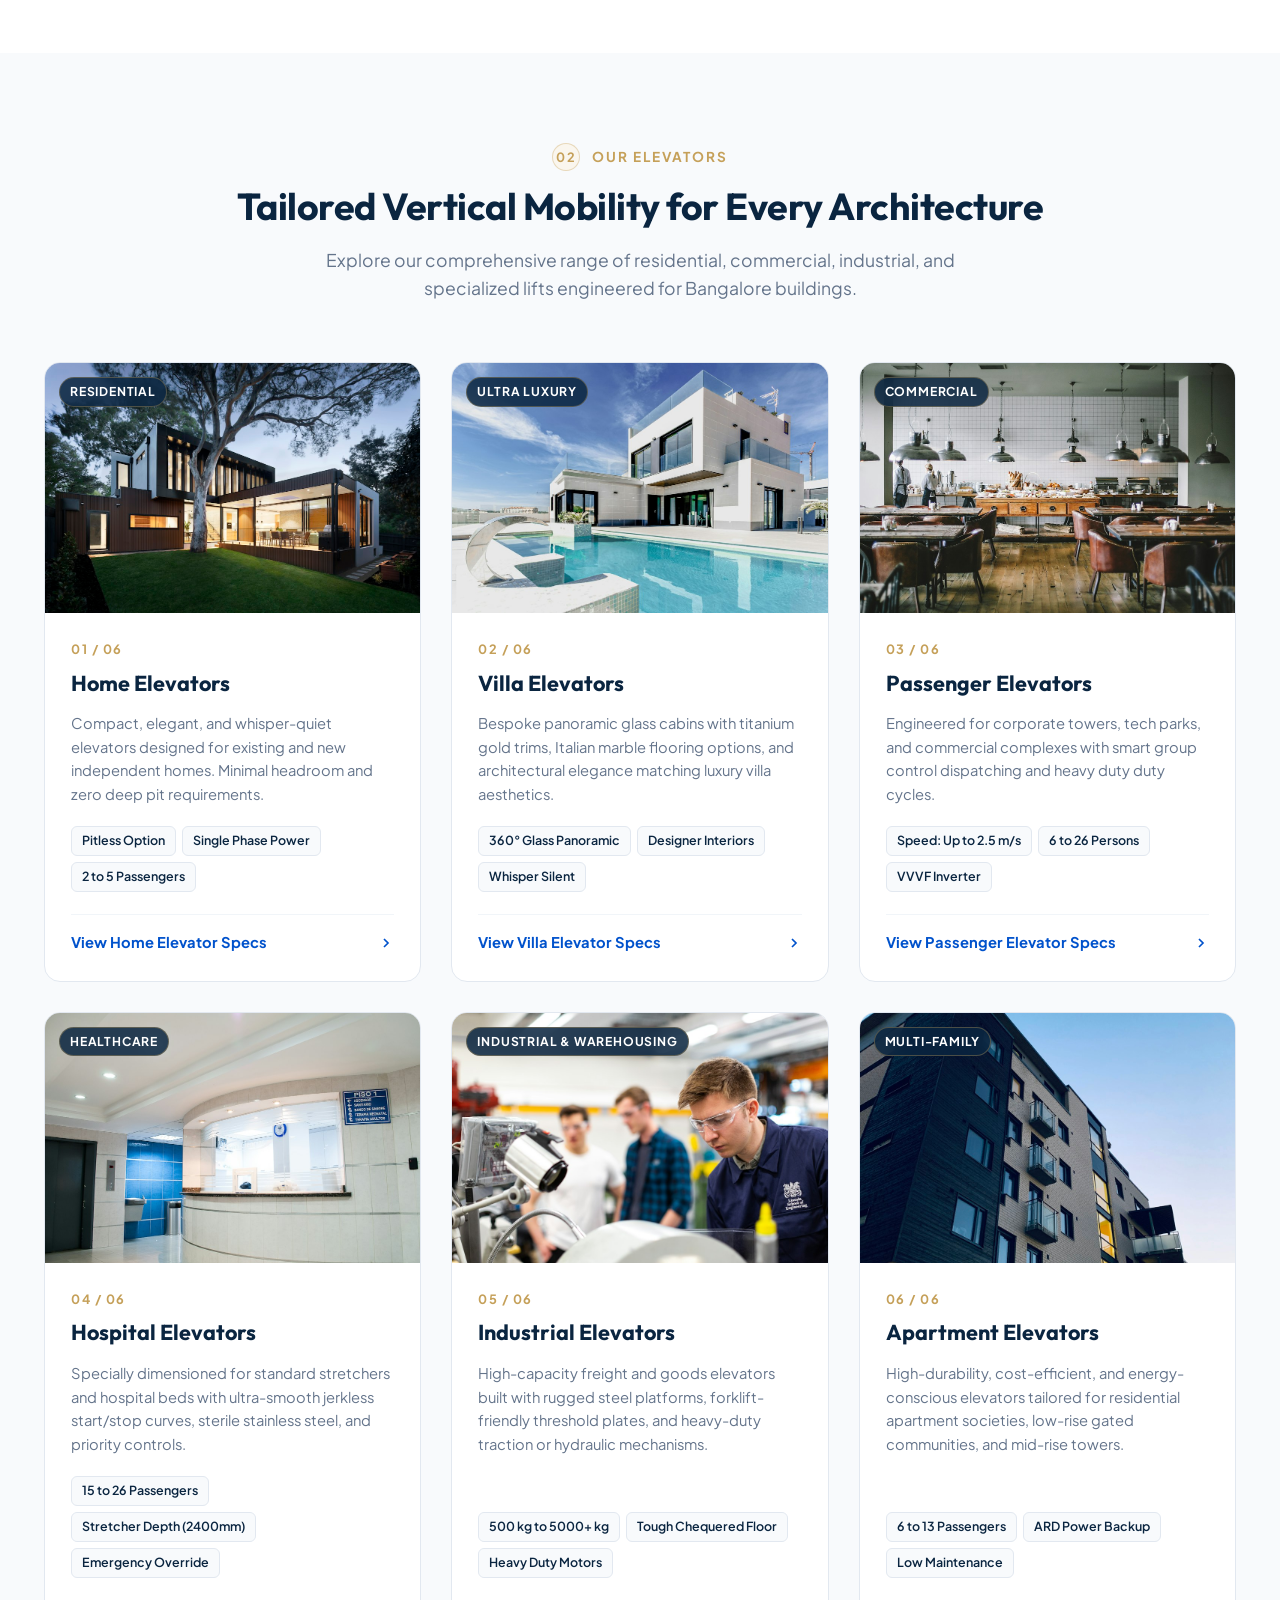
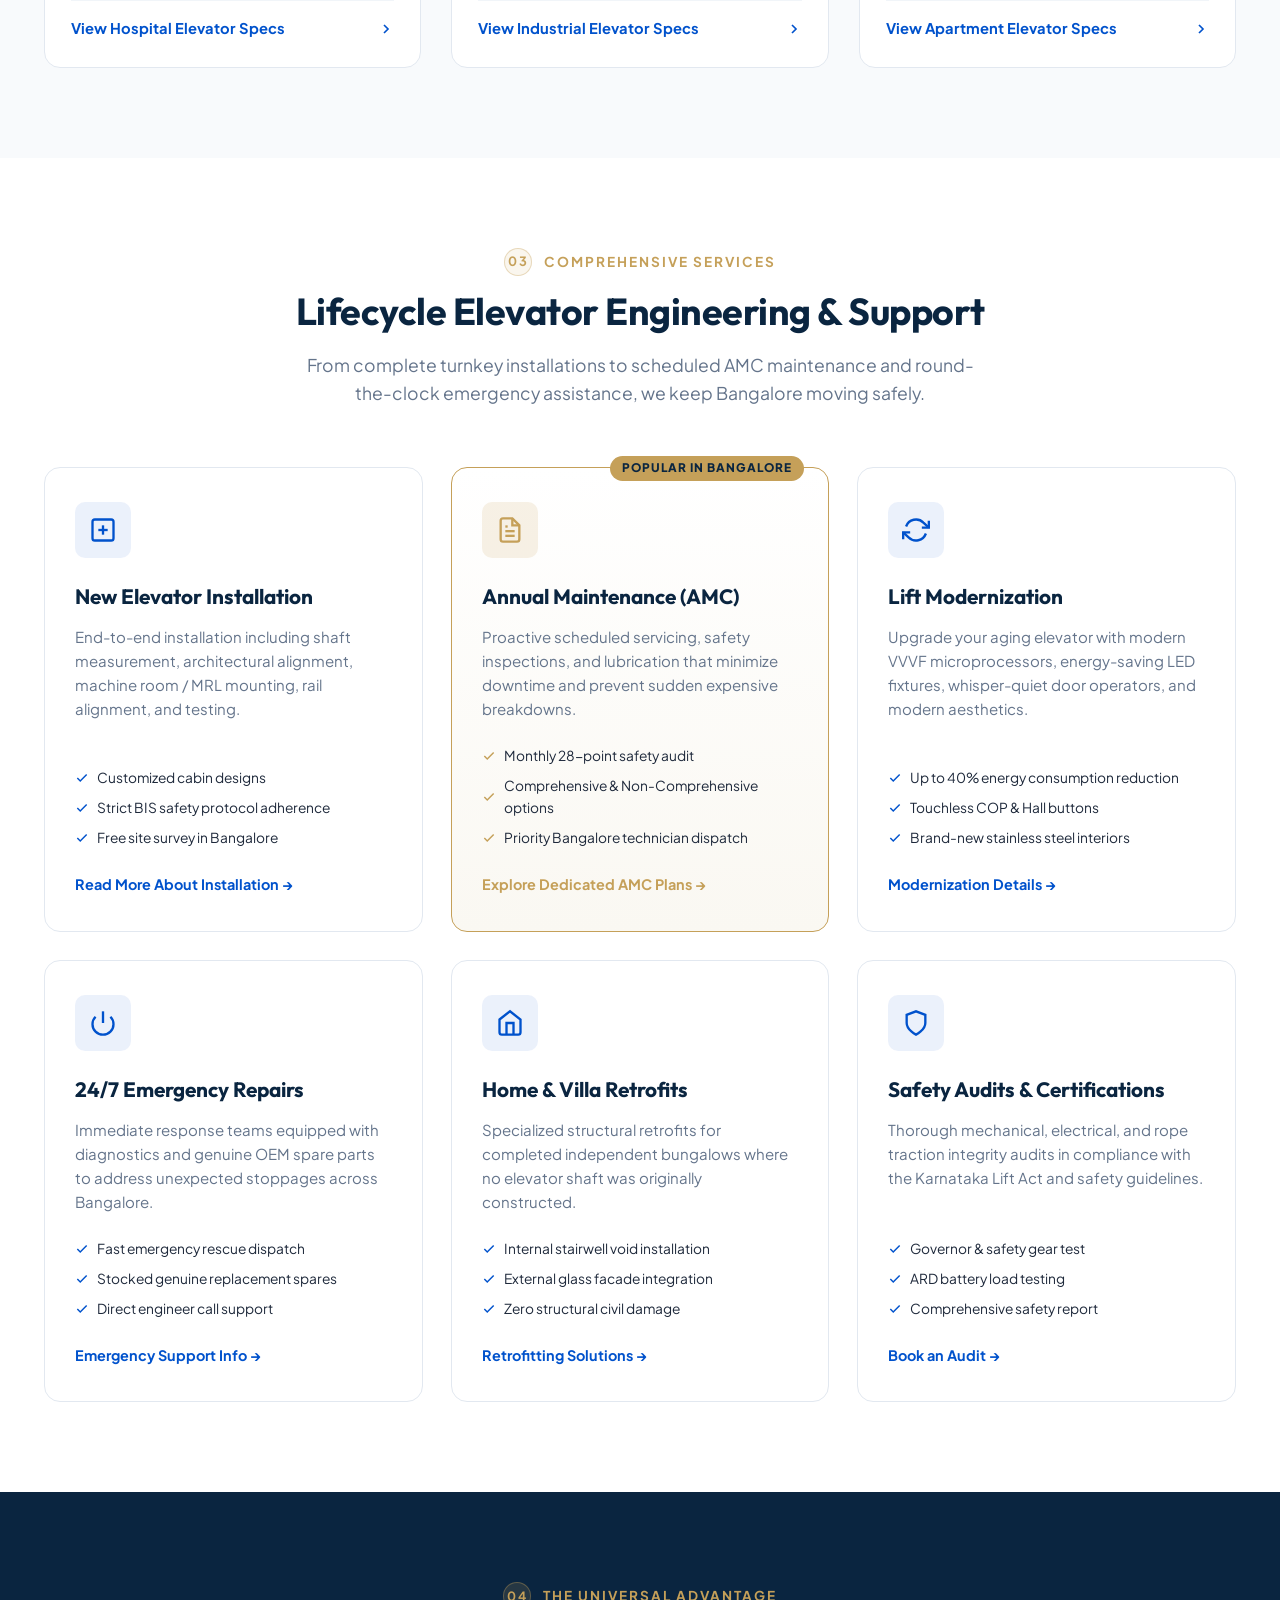
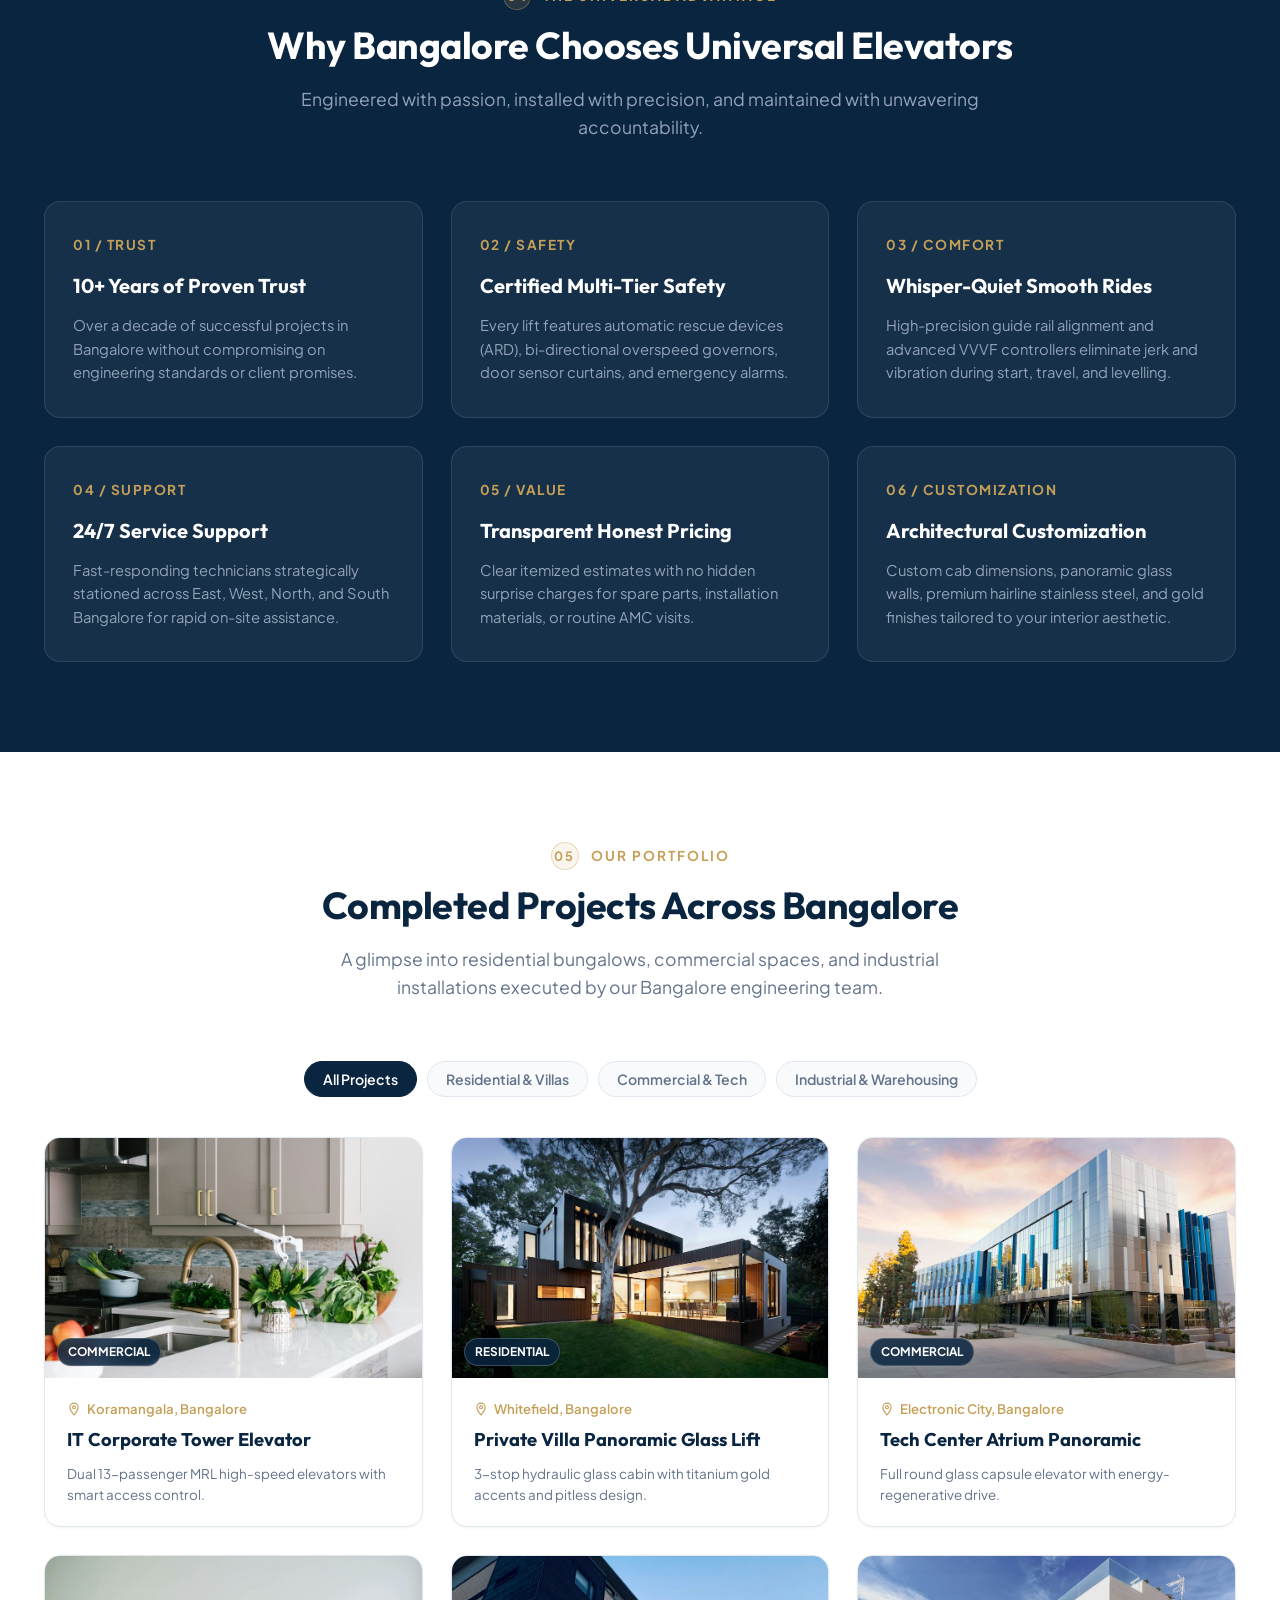
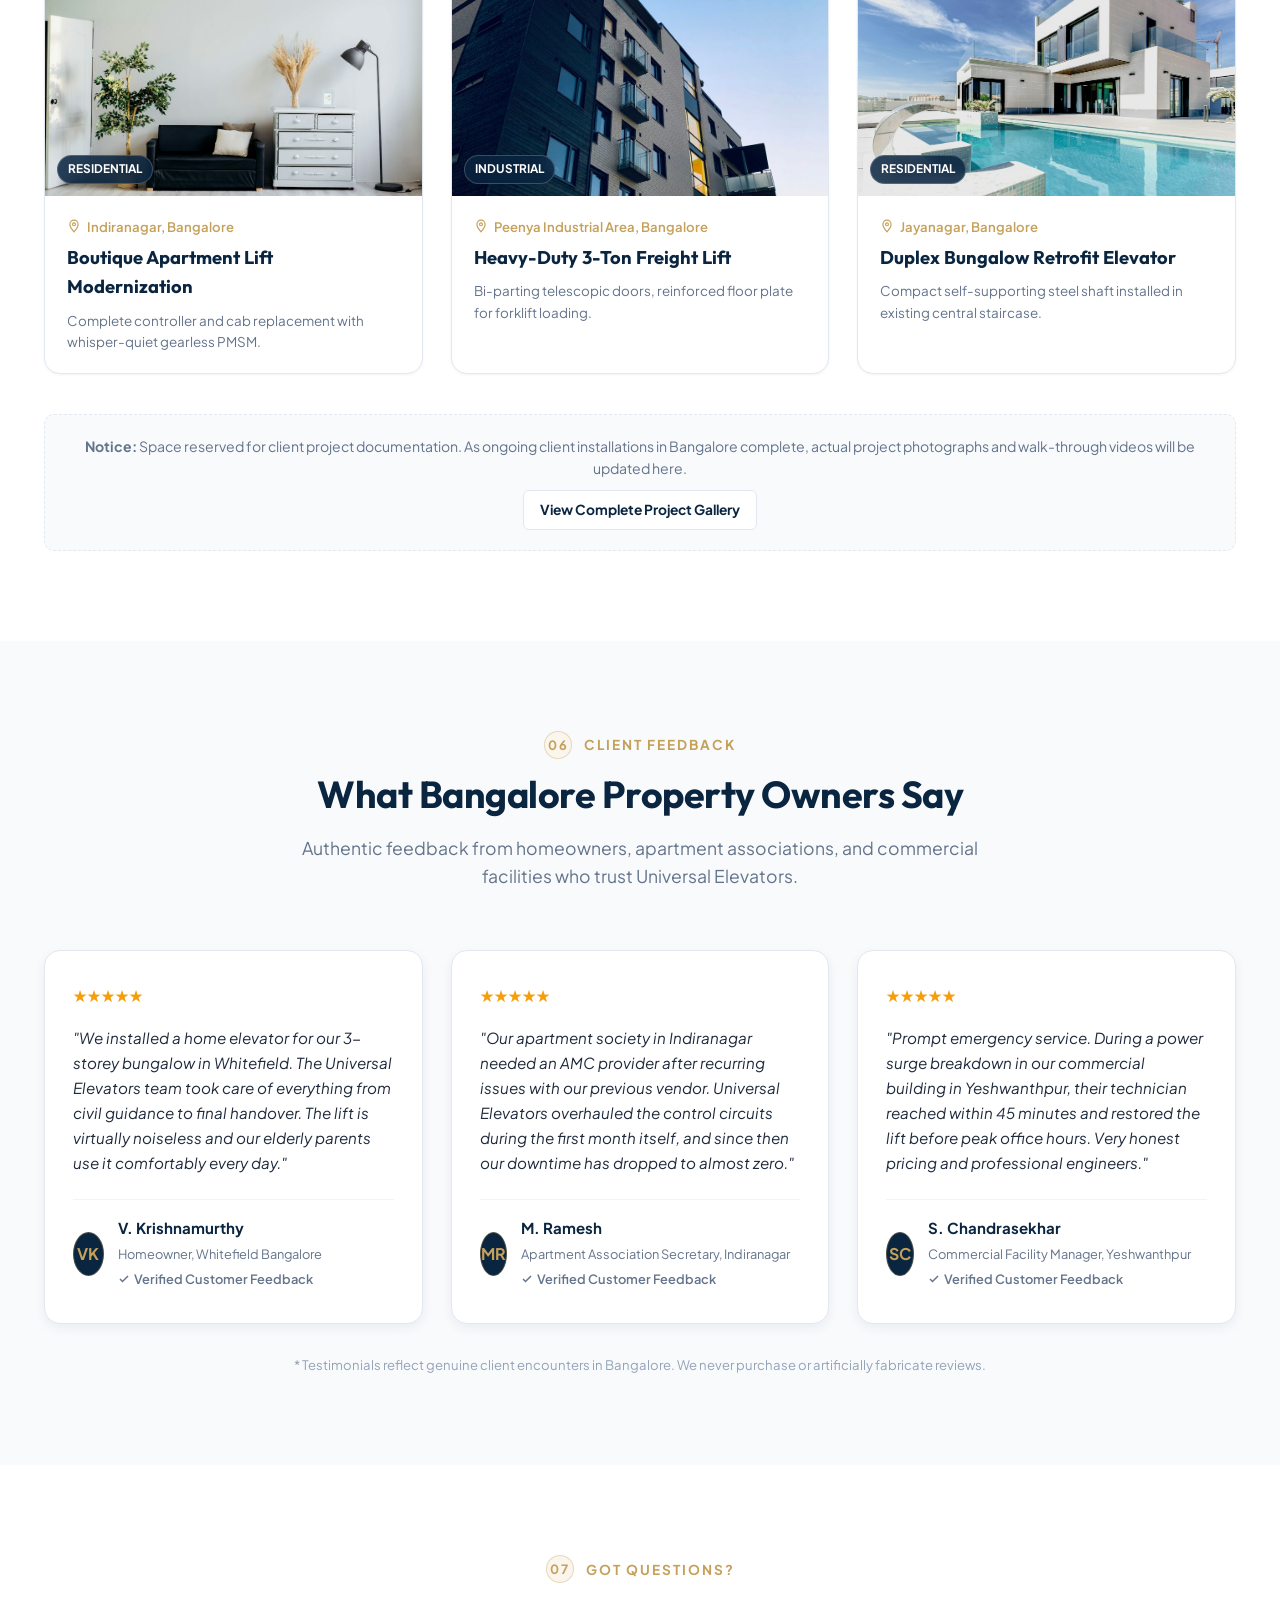
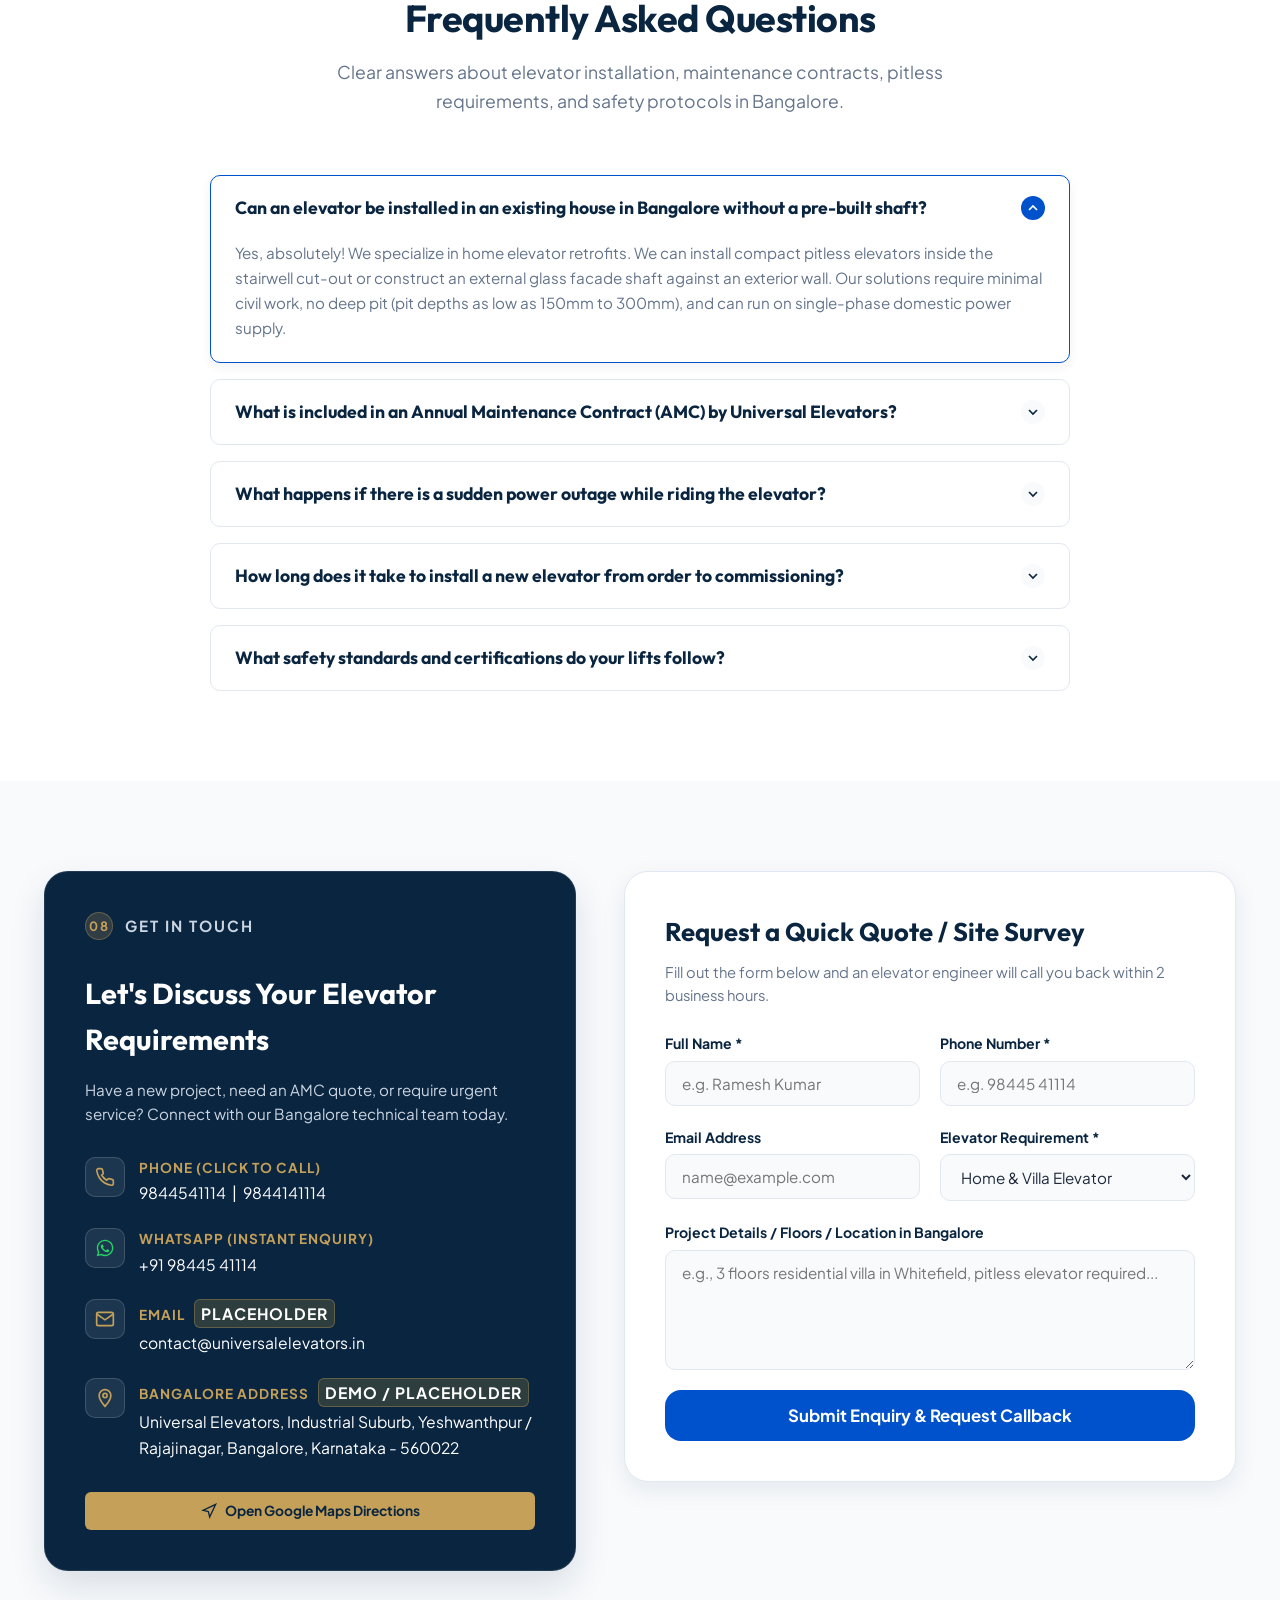
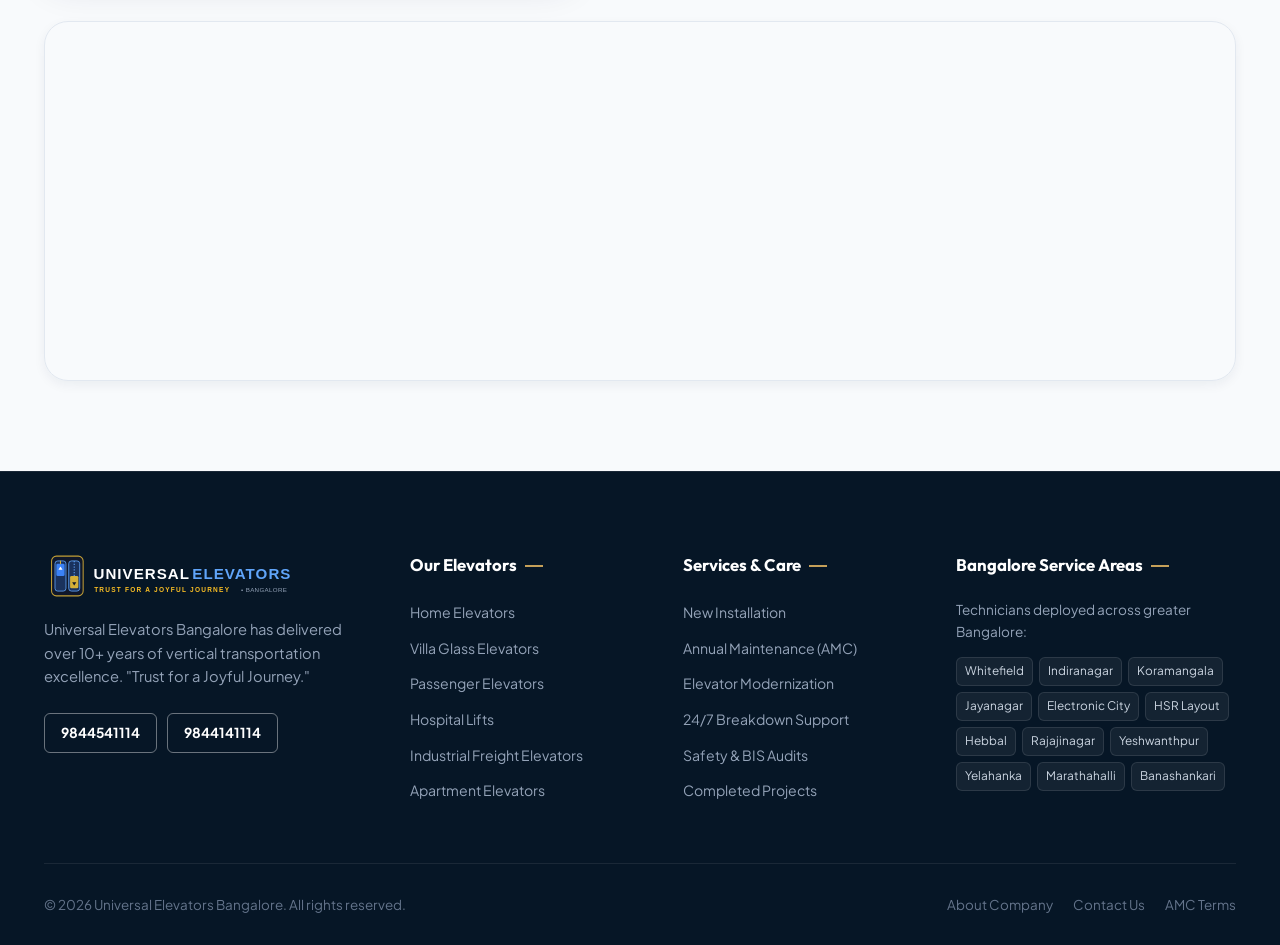
<file: classic.html>
<!DOCTYPE html>
<html lang="en-IN">
<head>
  <meta charset="UTF-8">
  <meta name="viewport" content="width=device-width, initial-scale=1.0">
  <title>Universal Elevators Bangalore | Trust for a Joyful Journey | Lifts &amp; Escalators</title>
  <meta name="description" content="Universal Elevators Bangalore: Over 10+ years of excellence in home elevators, villa lifts, commercial passenger lifts, hospital elevators, industrial lifts, AMC maintenance & modernization in Bangalore. Call 9844541114.">
  <meta name="keywords" content="Universal Elevators, Elevator company Bangalore, Home elevators Bangalore, Villa lifts Bangalore, Commercial passenger elevator Bangalore, Lift AMC Bangalore, Elevator repair Bangalore">
  <link rel="icon" href="assets/images/favicon.svg" type="image/svg+xml">
  <link rel="stylesheet" href="css/style.css">
  <meta property="og:title" content="Universal Elevators Bangalore | Trust for a Joyful Journey">
  <meta property="og:description" content="Premium, safe, energy-efficient elevators in Bangalore. Residential, commercial, and industrial vertical mobility solutions with 10+ years of proven expertise.">
  <meta property="og:image" content="assets/images/hero-elevator.jpg">
  <meta property="og:type" content="website">
</head>
<body>

  <!-- Top Notification Bar -->
  <div class="top-bar">
    <div class="container top-bar-inner">
      <div class="top-bar-left">
        <span class="top-bar-item">
          <svg viewBox="0 0 24 24" fill="none" stroke="currentColor" stroke-width="2"><path d="M12 2C8.13 2 5 5.13 5 9c0 5.25 7 13 7 13s7-7.75 7-13c0-3.87-3.13-7-7-7z"/><circle cx="12" cy="9" r="2.5"/></svg>
          Bangalore, Karnataka, India
        </span>
        <span class="top-bar-item">
          <svg viewBox="0 0 24 24" fill="none" stroke="currentColor" stroke-width="2"><circle cx="12" cy="12" r="10"/><polyline points="12 6 12 12 16 14"/></svg>
          10+ Years of Engineering Trust
        </span>
      </div>
      <div class="top-bar-right">
        <span class="badge-247">
          <span class="pulse-dot"></span>
          24/7 Breakdown Support
        </span>
        <span class="top-bar-item">
          <svg viewBox="0 0 24 24" fill="none" stroke="currentColor" stroke-width="2"><path d="M22 16.92v3a2 2 0 0 1-2.18 2 19.79 19.79 0 0 1-8.63-3.07 19.5 19.5 0 0 1-6-6 19.79 19.79 0 0 1-3.07-8.67A2 2 0 0 1 4.11 2h3a2 2 0 0 1 2 1.72 12.84 12.84 0 0 0 .7 2.81 2 2 0 0 1-.45 2.11L8.09 9.91a16 16 0 0 0 6 6l1.27-1.27a2 2 0 0 1 2.11-.45 12.84 12.84 0 0 0 2.81.7A2 2 0 0 1 22 16.92z"/></svg>
          <a href="tel:9844541114">9844541114</a> / <a href="tel:9844141114">9844141114</a>
        </span>
      </div>
    </div>
  </div>

  <!-- Main Navigation Header -->
  <header class="header">
    <div class="container header-inner">
      <a href="index.html" class="logo-wrapper" aria-label="Universal Elevators Homepage">
        <img src="assets/images/logo.svg" alt="Universal Elevators Bangalore" class="logo-img" width="320" height="52">
      </a>

      <!-- Desktop Navigation Links -->
      <nav class="nav-desktop" aria-label="Main Navigation">
        <a href="index.html" class="nav-link active">Home</a>
        <a href="about.html" class="nav-link">About Us</a>
        <a href="elevators.html" class="nav-link">Our Elevators</a>
        <a href="services.html" class="nav-link">Services</a>
        <a href="amc.html" class="nav-link">AMC Plans</a>
        <a href="projects.html" class="nav-link">Projects</a>
        <a href="contact.html" class="nav-link">Contact</a>
      </nav>

      <!-- Desktop Header CTAs -->
      <div class="nav-cta-group">
        <a href="tel:9844541114" class="btn btn-outline btn-sm">
          <svg width="15" height="15" viewBox="0 0 24 24" fill="none" stroke="currentColor" stroke-width="2.2"><path d="M22 16.92v3a2 2 0 0 1-2.18 2 19.79 19.79 0 0 1-8.63-3.07 19.5 19.5 0 0 1-6-6 19.79 19.79 0 0 1-3.07-8.67A2 2 0 0 1 4.11 2h3a2 2 0 0 1 2 1.72 12.84 12.84 0 0 0 .7 2.81 2 2 0 0 1-.45 2.11L8.09 9.91a16 16 0 0 0 6 6l1.27-1.27a2 2 0 0 1 2.11-.45 12.84 12.84 0 0 0 2.81.7A2 2 0 0 1 22 16.92z"/></svg>
          Call Now
        </a>
        <a href="contact.html" class="btn btn-primary btn-sm">Get Free Quote</a>
        
        <!-- Mobile Menu Hamburger Button -->
        <button class="menu-toggle" aria-label="Open Navigation Menu">
          <svg width="26" height="26" viewBox="0 0 24 24" fill="none" stroke="currentColor" stroke-width="2.2"><line x1="3" y1="12" x2="21" y2="12"></line><line x1="3" y1="6" x2="21" y2="6"></line><line x1="3" y1="18" x2="21" y2="18"></line></svg>
        </button>
      </div>
    </div>
  </header>

  <!-- Mobile Drawer Menu -->
  <div class="drawer-overlay" aria-hidden="true"></div>
  <aside class="mobile-drawer" aria-label="Mobile Navigation">
    <div class="drawer-header">
      <img src="assets/images/logo.svg" alt="Universal Elevators" height="38">
      <button class="drawer-close" aria-label="Close Navigation Menu">
        <svg width="24" height="24" viewBox="0 0 24 24" fill="none" stroke="currentColor" stroke-width="2"><line x1="18" y1="6" x2="6" y2="18"></line><line x1="6" y1="6" x2="18" y2="18"></line></svg>
      </button>
    </div>
    <nav class="drawer-nav">
      <a href="index.html" class="drawer-link active"><span>Home</span> <span>01</span></a>
      <a href="about.html" class="drawer-link"><span>About Us</span> <span>02</span></a>
      <a href="elevators.html" class="drawer-link"><span>Our Elevators</span> <span>03</span></a>
      <a href="services.html" class="drawer-link"><span>Services &amp; AMC</span> <span>04</span></a>
      <a href="amc.html" class="drawer-link"><span>AMC Maintenance</span> <span>05</span></a>
      <a href="projects.html" class="drawer-link"><span>Projects Gallery</span> <span>06</span></a>
      <a href="contact.html" class="drawer-link"><span>Contact Us</span> <span>07</span></a>
    </nav>
    <div class="drawer-footer">
      <div style="font-size: 0.85rem; color: #64748B;">Bangalore Quick Inquiries:</div>
      <a href="tel:9844541114" class="btn btn-secondary btn-sm" style="width: 100%;">
        <svg width="16" height="16" viewBox="0 0 24 24" fill="none" stroke="currentColor" stroke-width="2"><path d="M22 16.92v3a2 2 0 0 1-2.18 2 19.79 19.79 0 0 1-8.63-3.07 19.5 19.5 0 0 1-6-6 19.79 19.79 0 0 1-3.07-8.67A2 2 0 0 1 4.11 2h3a2 2 0 0 1 2 1.72 12.84 12.84 0 0 0 .7 2.81 2 2 0 0 1-.45 2.11L8.09 9.91a16 16 0 0 0 6 6l1.27-1.27a2 2 0 0 1 2.11-.45 12.84 12.84 0 0 0 2.81.7A2 2 0 0 1 22 16.92z"/></svg>
        Call: 9844541114
      </a>
      <a href="https://wa.me/919844541114?text=Hello%20Universal%20Elevators,%20I%20would%20like%20to%20enquire%20about%20an%20elevator%20solution%20in%20Bangalore." target="_blank" rel="noopener" class="btn btn-whatsapp btn-sm" style="width: 100%;">
        WhatsApp Us
      </a>
    </div>
  </aside>

  <main>
    <!-- ==========================================================================
         1. HERO SECTION
         ========================================================================== -->
    <section class="hero" aria-label="Welcome to Universal Elevators">
      <div class="container hero-grid">
        <div class="hero-content">
          <div class="hero-kicker">
            <svg width="14" height="14" viewBox="0 0 24 24" fill="none" stroke="currentColor" stroke-width="2.5"><polygon points="12 2 15.09 8.26 22 9.27 17 14.14 18.18 21.02 12 17.77 5.82 21.02 7 14.14 2 9.27 8.91 8.26 12 2"/></svg>
            10+ Years of Certified Excellence in Bangalore
          </div>
          <h1 class="hero-title">
            Trust for a <br><span class="text-gold">Joyful Journey.</span>
          </h1>
          <p class="hero-desc">
            Universal Elevators delivers premium, whisper-quiet, and energy-efficient elevator systems across Bangalore. From ultra-luxury glass home lifts to high-capacity commercial, hospital, and apartment elevators, we engineer every journey with uncompromising safety and precision.
          </p>

          <div class="hero-cta">
            <a href="tel:9844541114" class="btn btn-gold btn-lg">
              <svg width="18" height="18" viewBox="0 0 24 24" fill="none" stroke="currentColor" stroke-width="2.5"><path d="M22 16.92v3a2 2 0 0 1-2.18 2 19.79 19.79 0 0 1-8.63-3.07 19.5 19.5 0 0 1-6-6 19.79 19.79 0 0 1-3.07-8.67A2 2 0 0 1 4.11 2h3a2 2 0 0 1 2 1.72 12.84 12.84 0 0 0 .7 2.81 2 2 0 0 1-.45 2.11L8.09 9.91a16 16 0 0 0 6 6l1.27-1.27a2 2 0 0 1 2.11-.45 12.84 12.84 0 0 0 2.81.7A2 2 0 0 1 22 16.92z"/></svg>
              Call Now: 9844541114
            </a>
            <a href="https://wa.me/919844541114?text=Hello%20Universal%20Elevators,%20I%20would%20like%20to%20get%20a%20quote%20for%20an%20elevator%20in%20Bangalore." target="_blank" rel="noopener" class="btn btn-whatsapp btn-lg">
              <svg width="18" height="18" viewBox="0 0 24 24" fill="currentColor"><path d="M12.04 2C6.58 2 2.13 6.45 2.13 11.91C2.13 13.66 2.59 15.36 3.45 16.86L2.05 22L7.3 20.62C8.75 21.41 10.38 21.83 12.04 21.83C17.5 21.83 21.95 17.38 21.95 11.92C21.95 9.27 20.92 6.78 19.05 4.91C17.18 3.03 14.69 2 12.04 2ZM12.05 20.16C10.57 20.16 9.12 19.76 7.85 19.01L7.55 18.83L4.43 19.65L5.26 16.61L5.06 16.29C4.24 14.99 3.81 13.47 3.81 11.91C3.81 7.37 7.5 3.68 12.05 3.68C14.25 3.68 16.32 4.54 17.88 6.1C19.44 7.66 20.3 9.73 20.3 11.93C20.29 16.48 16.59 20.16 12.05 20.16ZM16.57 14.39C16.32 14.27 15.1 13.67 14.87 13.59C14.64 13.5 14.47 13.46 14.31 13.71C14.14 13.96 13.66 14.52 13.51 14.69C13.37 14.85 13.22 14.88 12.97 14.75C12.72 14.63 11.92 14.37 10.97 13.52C10.23 12.86 9.73 12.05 9.58 11.8C9.44 11.55 9.56 11.42 9.69 11.3C9.8 11.19 9.94 11.01 10.06 10.87C10.18 10.73 10.23 10.63 10.31 10.46C10.39 10.3 10.35 10.15 10.29 10.03C10.23 9.91 9.73 8.68 9.53 8.17C9.33 7.68 9.12 7.74 8.97 7.73C8.82 7.73 8.66 7.72 8.49 7.72C8.32 7.72 8.05 7.78 7.82 8.03C7.59 8.28 6.95 8.88 6.95 10.1C6.95 11.32 7.84 12.49 7.96 12.66C8.08 12.82 9.71 15.33 12.2 16.4C12.79 16.66 13.25 16.81 13.61 16.93C14.21 17.12 14.75 17.09 15.18 17.03C15.66 16.96 16.67 16.42 16.88 15.83C17.09 15.24 17.09 14.74 17.03 14.63C16.97 14.53 16.82 14.51 16.57 14.39Z"/></svg>
              Chat on WhatsApp
            </a>
          </div>

          <!-- Trust Metrics Bar -->
          <div class="hero-metrics">
            <div class="metric-item">
              <div class="metric-num">10+</div>
              <div class="metric-label">Years Experience in Bangalore</div>
            </div>
            <div class="metric-item">
              <div class="metric-num">500+</div>
              <div class="metric-label">Successful Lift Installations</div>
            </div>
            <div class="metric-item">
              <div class="metric-num">100%</div>
              <div class="metric-label">Safety Compliance (BIS / IS)</div>
            </div>
          </div>
        </div>

        <!-- Hero Visual Showcase -->
        <div class="hero-visual">
          <div class="hero-img-card">
            <img src="assets/images/hero-elevator.jpg" alt="Modern Panoramic Glass Elevator Installed by Universal Elevators Bangalore" fetchpriority="high" width="800" height="520">
          </div>
          <div class="hero-floating-badge">
            <div class="floating-icon">
              <svg width="24" height="24" viewBox="0 0 24 24" fill="none" stroke="currentColor" stroke-width="2.5"><path d="M12 22s8-4 8-10V5l-8-3-8 3v7c0 6 8 10 8 10z"/></svg>
            </div>
            <div class="floating-text">
              <strong>IS Code &amp; Safety Certified</strong>
              <span>Automatic Rescue Device (ARD) Equipped</span>
            </div>
          </div>
        </div>
      </div>
    </section>

    <!-- ==========================================================================
         2. COMPANY INTRODUCTION & EXPERIENCE HIGHLIGHTS
         ========================================================================== -->
    <section class="section" id="about" aria-label="About Universal Elevators">
      <div class="container about-grid">
        <div class="about-media">
          <div class="about-img-wrap">
            <img src="assets/images/about-elevator.jpg" alt="Precision Elevator Engineering and Quality Control" loading="lazy" width="600" height="480">
          </div>
          <div class="about-experience-pill">
            <span class="years">10+</span>
            <span class="tag">Years of Excellence</span>
          </div>
        </div>

        <div class="about-content">
          <p class="sec-head"><span>01</span>Who We Are</p>
          <h2 class="sec-title">Bangalore's Trusted Partner for Vertical Mobility Solutions</h2>
          <p style="font-size: 1.05rem; color: #475569; margin-bottom: 18px; line-height: 1.7;">
            Headquartered in Bangalore, <strong>Universal Elevators</strong> has spent over a decade delivering precision-engineered elevator installations, bespoke cabin modernizations, and dependable maintenance contracts. Our guiding philosophy, <em>"Trust for a Joyful Journey,"</em> reflects our dedication to ride comfort, structural safety, and long-term customer relationships.
          </p>
          <p style="font-size: 0.95rem; color: #64748B; margin-bottom: 24px; line-height: 1.65;">
            Whether designing a sleek glass lift for a multi-storey villa in Whitefield or executing heavy-duty freight elevators for manufacturing plants in Peenya, our seasoned engineers adhere strictly to Indian Bureau of Standards (BIS) and European lift safety norms.
          </p>

          <div class="feature-checkmarks">
            <div class="checkmark-item">
              <svg viewBox="0 0 24 24" fill="none" stroke="currentColor" stroke-width="2.5"><polyline points="20 6 9 17 4 12"/></svg>
              <span>Gearless PMSM Green Drives</span>
            </div>
            <div class="checkmark-item">
              <svg viewBox="0 0 24 24" fill="none" stroke="currentColor" stroke-width="2.5"><polyline points="20 6 9 17 4 12"/></svg>
              <span>Low Pit &amp; Pitless Technology</span>
            </div>
            <div class="checkmark-item">
              <svg viewBox="0 0 24 24" fill="none" stroke="currentColor" stroke-width="2.5"><polyline points="20 6 9 17 4 12"/></svg>
              <span>Whisper-Quiet Smooth Rides</span>
            </div>
            <div class="checkmark-item">
              <svg viewBox="0 0 24 24" fill="none" stroke="currentColor" stroke-width="2.5"><polyline points="20 6 9 17 4 12"/></svg>
              <span>Bangalore Rapid AMC Support</span>
            </div>
          </div>

          <div style="display: flex; gap: 14px; flex-wrap: wrap;">
            <a href="about.html" class="btn btn-secondary">Learn More About Us</a>
            <a href="tel:9844541114" class="btn btn-outline">
              <svg width="15" height="15" viewBox="0 0 24 24" fill="none" stroke="currentColor" stroke-width="2"><path d="M22 16.92v3a2 2 0 0 1-2.18 2 19.79 19.79 0 0 1-8.63-3.07 19.5 19.5 0 0 1-6-6 19.79 19.79 0 0 1-3.07-8.67A2 2 0 0 1 4.11 2h3a2 2 0 0 1 2 1.72 12.84 12.84 0 0 0 .7 2.81 2 2 0 0 1-.45 2.11L8.09 9.91a16 16 0 0 0 6 6l1.27-1.27a2 2 0 0 1 2.11-.45 12.84 12.84 0 0 0 2.81.7A2 2 0 0 1 22 16.92z"/></svg>
              Direct Line: 9844541114
            </a>
          </div>
        </div>
      </div>
    </section>

    <!-- ==========================================================================
         3. ELEVATOR CATEGORIES (CARDS WITH DEDICATED DETAIL PAGES)
         ========================================================================== -->
    <section class="section section-tint" id="elevators" aria-label="Elevator Categories">
      <div class="container">
        <div class="sec-header-center">
          <p class="sec-head"><span>02</span>Our Elevators</p>
          <h2 class="sec-title">Tailored Vertical Mobility for Every Architecture</h2>
          <p class="sec-subtitle">
            Explore our comprehensive range of residential, commercial, industrial, and specialized lifts engineered for Bangalore buildings.
          </p>
        </div>

        <div class="elevators-grid">
          <!-- Card 1: Home Elevators -->
          <div class="elevator-card">
            <div class="elevator-card-media">
              <img src="assets/images/home-elevator.jpg" alt="Home Elevators for Independent Houses in Bangalore" loading="lazy" width="400" height="250">
              <span class="elevator-card-badge">Residential</span>
            </div>
            <div class="elevator-card-body">
              <span class="card-num">01 / 06</span>
              <h3 class="elevator-card-title">Home Elevators</h3>
              <p class="elevator-card-desc">
                Compact, elegant, and whisper-quiet elevators designed for existing and new independent homes. Minimal headroom and zero deep pit requirements.
              </p>
              <div class="spec-pills">
                <span class="spec-pill">Pitless Option</span>
                <span class="spec-pill">Single Phase Power</span>
                <span class="spec-pill">2 to 5 Passengers</span>
              </div>
              <a href="home-elevators.html" class="elevator-card-cta">
                <span>View Home Elevator Specs</span>
                <svg viewBox="0 0 24 24" fill="none" stroke="currentColor" stroke-width="2.5"><polyline points="9 18 15 12 9 6"/></svg>
              </a>
            </div>
          </div>

          <!-- Card 2: Villa Elevators -->
          <div class="elevator-card">
            <div class="elevator-card-media">
              <img src="assets/images/villa-elevator.jpg" alt="Luxury Villa Panoramic Glass Elevators" loading="lazy" width="400" height="250">
              <span class="elevator-card-badge">Ultra Luxury</span>
            </div>
            <div class="elevator-card-body">
              <span class="card-num">02 / 06</span>
              <h3 class="elevator-card-title">Villa Elevators</h3>
              <p class="elevator-card-desc">
                Bespoke panoramic glass cabins with titanium gold trims, Italian marble flooring options, and architectural elegance matching luxury villa aesthetics.
              </p>
              <div class="spec-pills">
                <span class="spec-pill">360° Glass Panoramic</span>
                <span class="spec-pill">Designer Interiors</span>
                <span class="spec-pill">Whisper Silent</span>
              </div>
              <a href="villa-elevators.html" class="elevator-card-cta">
                <span>View Villa Elevator Specs</span>
                <svg viewBox="0 0 24 24" fill="none" stroke="currentColor" stroke-width="2.5"><polyline points="9 18 15 12 9 6"/></svg>
              </a>
            </div>
          </div>

          <!-- Card 3: Passenger Elevators -->
          <div class="elevator-card">
            <div class="elevator-card-media">
              <img src="assets/images/passenger-elevator.jpg" alt="Commercial High Speed Passenger Elevators" loading="lazy" width="400" height="250">
              <span class="elevator-card-badge">Commercial</span>
            </div>
            <div class="elevator-card-body">
              <span class="card-num">03 / 06</span>
              <h3 class="elevator-card-title">Passenger Elevators</h3>
              <p class="elevator-card-desc">
                Engineered for corporate towers, tech parks, and commercial complexes with smart group control dispatching and heavy duty duty cycles.
              </p>
              <div class="spec-pills">
                <span class="spec-pill">Speed: Up to 2.5 m/s</span>
                <span class="spec-pill">6 to 26 Persons</span>
                <span class="spec-pill">VVVF Inverter</span>
              </div>
              <a href="passenger-elevators.html" class="elevator-card-cta">
                <span>View Passenger Elevator Specs</span>
                <svg viewBox="0 0 24 24" fill="none" stroke="currentColor" stroke-width="2.5"><polyline points="9 18 15 12 9 6"/></svg>
              </a>
            </div>
          </div>

          <!-- Card 4: Hospital Elevators -->
          <div class="elevator-card">
            <div class="elevator-card-media">
              <img src="assets/images/hospital-elevator.jpg" alt="Hospital Bed and Stretcher Elevators" loading="lazy" width="400" height="250">
              <span class="elevator-card-badge">Healthcare</span>
            </div>
            <div class="elevator-card-body">
              <span class="card-num">04 / 06</span>
              <h3 class="elevator-card-title">Hospital Elevators</h3>
              <p class="elevator-card-desc">
                Specially dimensioned for standard stretchers and hospital beds with ultra-smooth jerkless start/stop curves, sterile stainless steel, and priority controls.
              </p>
              <div class="spec-pills">
                <span class="spec-pill">15 to 26 Passengers</span>
                <span class="spec-pill">Stretcher Depth (2400mm)</span>
                <span class="spec-pill">Emergency Override</span>
              </div>
              <a href="hospital-elevators.html" class="elevator-card-cta">
                <span>View Hospital Elevator Specs</span>
                <svg viewBox="0 0 24 24" fill="none" stroke="currentColor" stroke-width="2.5"><polyline points="9 18 15 12 9 6"/></svg>
              </a>
            </div>
          </div>

          <!-- Card 5: Industrial Elevators -->
          <div class="elevator-card">
            <div class="elevator-card-media">
              <img src="assets/images/industrial-elevator.jpg" alt="Heavy Duty Industrial Freight Lifts" loading="lazy" width="400" height="250">
              <span class="elevator-card-badge">Industrial &amp; Warehousing</span>
            </div>
            <div class="elevator-card-body">
              <span class="card-num">05 / 06</span>
              <h3 class="elevator-card-title">Industrial Elevators</h3>
              <p class="elevator-card-desc">
                High-capacity freight and goods elevators built with rugged steel platforms, forklift-friendly threshold plates, and heavy-duty traction or hydraulic mechanisms.
              </p>
              <div class="spec-pills">
                <span class="spec-pill">500 kg to 5000+ kg</span>
                <span class="spec-pill">Tough Chequered Floor</span>
                <span class="spec-pill">Heavy Duty Motors</span>
              </div>
              <a href="industrial-elevators.html" class="elevator-card-cta">
                <span>View Industrial Elevator Specs</span>
                <svg viewBox="0 0 24 24" fill="none" stroke="currentColor" stroke-width="2.5"><polyline points="9 18 15 12 9 6"/></svg>
              </a>
            </div>
          </div>

          <!-- Card 6: Apartment Elevators -->
          <div class="elevator-card">
            <div class="elevator-card-media">
              <img src="assets/images/apartment-elevator.jpg" alt="Residential Apartment Elevators in Bangalore" loading="lazy" width="400" height="250">
              <span class="elevator-card-badge">Multi-Family</span>
            </div>
            <div class="elevator-card-body">
              <span class="card-num">06 / 06</span>
              <h3 class="elevator-card-title">Apartment Elevators</h3>
              <p class="elevator-card-desc">
                High-durability, cost-efficient, and energy-conscious elevators tailored for residential apartment societies, low-rise gated communities, and mid-rise towers.
              </p>
              <div class="spec-pills">
                <span class="spec-pill">6 to 13 Passengers</span>
                <span class="spec-pill">ARD Power Backup</span>
                <span class="spec-pill">Low Maintenance</span>
              </div>
              <a href="apartment-elevators.html" class="elevator-card-cta">
                <span>View Apartment Elevator Specs</span>
                <svg viewBox="0 0 24 24" fill="none" stroke="currentColor" stroke-width="2.5"><polyline points="9 18 15 12 9 6"/></svg>
              </a>
            </div>
          </div>
        </div>
      </div>
    </section>

    <!-- ==========================================================================
         4. OUR SERVICES (INCLUDING AMC INTEGRATED NATURALLY IN THE MAIN GRID)
         ========================================================================== -->
    <section class="section" id="services" aria-label="Our Elevator Services">
      <div class="container">
        <div class="sec-header-center">
          <p class="sec-head"><span>03</span>Comprehensive Services</p>
          <h2 class="sec-title">Lifecycle Elevator Engineering &amp; Support</h2>
          <p class="sec-subtitle">
            From complete turnkey installations to scheduled AMC maintenance and round-the-clock emergency assistance, we keep Bangalore moving safely.
          </p>
        </div>

        <div class="services-grid">
          <!-- Service 1: New Elevator Installation -->
          <div class="service-card">
            <div class="service-icon-box">
              <svg width="28" height="28" viewBox="0 0 24 24" fill="none" stroke="currentColor" stroke-width="2"><rect x="3" y="3" width="18" height="18" rx="2"/><line x1="12" y1="8" x2="12" y2="16"/><line x1="8" y1="12" x2="16" y2="12"/></svg>
            </div>
            <h3 class="service-title">New Elevator Installation</h3>
            <p class="service-desc">
              End-to-end installation including shaft measurement, architectural alignment, machine room / MRL mounting, rail alignment, and testing.
            </p>
            <ul class="service-features-list">
              <li><svg viewBox="0 0 24 24" fill="none" stroke="currentColor" stroke-width="2.5"><polyline points="20 6 9 17 4 12"/></svg> Customized cabin designs</li>
              <li><svg viewBox="0 0 24 24" fill="none" stroke="currentColor" stroke-width="2.5"><polyline points="20 6 9 17 4 12"/></svg> Strict BIS safety protocol adherence</li>
              <li><svg viewBox="0 0 24 24" fill="none" stroke="currentColor" stroke-width="2.5"><polyline points="20 6 9 17 4 12"/></svg> Free site survey in Bangalore</li>
            </ul>
            <a href="services.html" class="service-link">Read More About Installation &rarr;</a>
          </div>

          <!-- Service 2: Annual Maintenance Contracts (AMC) - Naturally Integrated in Main Grid -->
          <div class="service-card highlight">
            <span class="service-highlight-tag">Popular in Bangalore</span>
            <div class="service-icon-box">
              <svg width="28" height="28" viewBox="0 0 24 24" fill="none" stroke="currentColor" stroke-width="2"><path d="M14 2H6a2 2 0 0 0-2 2v16a2 2 0 0 0 2 2h12a2 2 0 0 0 2-2V8z"/><polyline points="14 2 14 8 20 8"/><line x1="16" y1="13" x2="8" y2="13"/><line x1="16" y1="17" x2="8" y2="17"/><polyline points="10 9 9 9 8 9"/></svg>
            </div>
            <h3 class="service-title">Annual Maintenance (AMC)</h3>
            <p class="service-desc">
              Proactive scheduled servicing, safety inspections, and lubrication that minimize downtime and prevent sudden expensive breakdowns.
            </p>
            <ul class="service-features-list">
              <li><svg viewBox="0 0 24 24" fill="none" stroke="currentColor" stroke-width="2.5"><polyline points="20 6 9 17 4 12"/></svg> Monthly 28-point safety audit</li>
              <li><svg viewBox="0 0 24 24" fill="none" stroke="currentColor" stroke-width="2.5"><polyline points="20 6 9 17 4 12"/></svg> Comprehensive &amp; Non-Comprehensive options</li>
              <li><svg viewBox="0 0 24 24" fill="none" stroke="currentColor" stroke-width="2.5"><polyline points="20 6 9 17 4 12"/></svg> Priority Bangalore technician dispatch</li>
            </ul>
            <a href="amc.html" class="service-link" style="color: var(--color-gold);">Explore Dedicated AMC Plans &rarr;</a>
          </div>

          <!-- Service 3: Lift Modernization & Modification -->
          <div class="service-card">
            <div class="service-icon-box">
              <svg width="28" height="28" viewBox="0 0 24 24" fill="none" stroke="currentColor" stroke-width="2"><polyline points="23 4 23 10 17 10"/><polyline points="1 20 1 14 7 14"/><path d="M3.51 9a9 9 0 0 1 14.85-3.36L23 10M1 14l4.64 4.36A9 9 0 0 0 20.49 15"/></svg>
            </div>
            <h3 class="service-title">Lift Modernization</h3>
            <p class="service-desc">
              Upgrade your aging elevator with modern VVVF microprocessors, energy-saving LED fixtures, whisper-quiet door operators, and modern aesthetics.
            </p>
            <ul class="service-features-list">
              <li><svg viewBox="0 0 24 24" fill="none" stroke="currentColor" stroke-width="2.5"><polyline points="20 6 9 17 4 12"/></svg> Up to 40% energy consumption reduction</li>
              <li><svg viewBox="0 0 24 24" fill="none" stroke="currentColor" stroke-width="2.5"><polyline points="20 6 9 17 4 12"/></svg> Touchless COP &amp; Hall buttons</li>
              <li><svg viewBox="0 0 24 24" fill="none" stroke="currentColor" stroke-width="2.5"><polyline points="20 6 9 17 4 12"/></svg> Brand-new stainless steel interiors</li>
            </ul>
            <a href="services.html" class="service-link">Modernization Details &rarr;</a>
          </div>

          <!-- Service 4: 24/7 Breakdown & Emergency Repair -->
          <div class="service-card">
            <div class="service-icon-box">
              <svg width="28" height="28" viewBox="0 0 24 24" fill="none" stroke="currentColor" stroke-width="2"><path d="M18.36 6.64a9 9 0 1 1-12.73 0"/><line x1="12" y1="2" x2="12" y2="12"/></svg>
            </div>
            <h3 class="service-title">24/7 Emergency Repairs</h3>
            <p class="service-desc">
              Immediate response teams equipped with diagnostics and genuine OEM spare parts to address unexpected stoppages across Bangalore.
            </p>
            <ul class="service-features-list">
              <li><svg viewBox="0 0 24 24" fill="none" stroke="currentColor" stroke-width="2.5"><polyline points="20 6 9 17 4 12"/></svg> Fast emergency rescue dispatch</li>
              <li><svg viewBox="0 0 24 24" fill="none" stroke="currentColor" stroke-width="2.5"><polyline points="20 6 9 17 4 12"/></svg> Stocked genuine replacement spares</li>
              <li><svg viewBox="0 0 24 24" fill="none" stroke="currentColor" stroke-width="2.5"><polyline points="20 6 9 17 4 12"/></svg> Direct engineer call support</li>
            </ul>
            <a href="services.html" class="service-link">Emergency Support Info &rarr;</a>
          </div>

          <!-- Service 5: Home & Villa Lift Retrofits -->
          <div class="service-card">
            <div class="service-icon-box">
              <svg width="28" height="28" viewBox="0 0 24 24" fill="none" stroke="currentColor" stroke-width="2"><path d="M3 9l9-7 9 7v11a2 2 0 0 1-2 2H5a2 2 0 0 1-2-2z"/><polyline points="9 22 9 12 15 12 15 22"/></svg>
            </div>
            <h3 class="service-title">Home &amp; Villa Retrofits</h3>
            <p class="service-desc">
              Specialized structural retrofits for completed independent bungalows where no elevator shaft was originally constructed.
            </p>
            <ul class="service-features-list">
              <li><svg viewBox="0 0 24 24" fill="none" stroke="currentColor" stroke-width="2.5"><polyline points="20 6 9 17 4 12"/></svg> Internal stairwell void installation</li>
              <li><svg viewBox="0 0 24 24" fill="none" stroke="currentColor" stroke-width="2.5"><polyline points="20 6 9 17 4 12"/></svg> External glass facade integration</li>
              <li><svg viewBox="0 0 24 24" fill="none" stroke="currentColor" stroke-width="2.5"><polyline points="20 6 9 17 4 12"/></svg> Zero structural civil damage</li>
            </ul>
            <a href="services.html" class="service-link">Retrofitting Solutions &rarr;</a>
          </div>

          <!-- Service 6: Safety Inspections & Compliance Audits -->
          <div class="service-card">
            <div class="service-icon-box">
              <svg width="28" height="28" viewBox="0 0 24 24" fill="none" stroke="currentColor" stroke-width="2"><path d="M12 22s8-4 8-10V5l-8-3-8 3v7c0 6 8 10 8 10z"/></svg>
            </div>
            <h3 class="service-title">Safety Audits &amp; Certifications</h3>
            <p class="service-desc">
              Thorough mechanical, electrical, and rope traction integrity audits in compliance with the Karnataka Lift Act and safety guidelines.
            </p>
            <ul class="service-features-list">
              <li><svg viewBox="0 0 24 24" fill="none" stroke="currentColor" stroke-width="2.5"><polyline points="20 6 9 17 4 12"/></svg> Governor &amp; safety gear test</li>
              <li><svg viewBox="0 0 24 24" fill="none" stroke="currentColor" stroke-width="2.5"><polyline points="20 6 9 17 4 12"/></svg> ARD battery load testing</li>
              <li><svg viewBox="0 0 24 24" fill="none" stroke="currentColor" stroke-width="2.5"><polyline points="20 6 9 17 4 12"/></svg> Comprehensive safety report</li>
            </ul>
            <a href="services.html" class="service-link">Book an Audit &rarr;</a>
          </div>
        </div>
      </div>
    </section>

    <!-- ==========================================================================
         5. WHY CHOOSE UNIVERSAL ELEVATORS
         ========================================================================== -->
    <section class="section section-dark" aria-label="Why Choose Universal Elevators">
      <div class="container">
        <div class="sec-header-center">
          <p class="sec-head"><span>04</span>The Universal Advantage</p>
          <h2 class="sec-title" style="color: #FFFFFF;">Why Bangalore Chooses Universal Elevators</h2>
          <p class="sec-subtitle">
            Engineered with passion, installed with precision, and maintained with unwavering accountability.
          </p>
        </div>

        <div class="why-grid">
          <div class="why-card">
            <div class="why-number">01 / TRUST</div>
            <h3 class="why-title">10+ Years of Proven Trust</h3>
            <p class="why-desc">
              Over a decade of successful projects in Bangalore without compromising on engineering standards or client promises.
            </p>
          </div>

          <div class="why-card">
            <div class="why-number">02 / SAFETY</div>
            <h3 class="why-title">Certified Multi-Tier Safety</h3>
            <p class="why-desc">
              Every lift features automatic rescue devices (ARD), bi-directional overspeed governors, door sensor curtains, and emergency alarms.
            </p>
          </div>

          <div class="why-card">
            <div class="why-number">03 / COMFORT</div>
            <h3 class="why-title">Whisper-Quiet Smooth Rides</h3>
            <p class="why-desc">
              High-precision guide rail alignment and advanced VVVF controllers eliminate jerk and vibration during start, travel, and levelling.
            </p>
          </div>

          <div class="why-card">
            <div class="why-number">04 / SUPPORT</div>
            <h3 class="why-title">24/7 Service Support</h3>
            <p class="why-desc">
              Fast-responding technicians strategically stationed across East, West, North, and South Bangalore for rapid on-site assistance.
            </p>
          </div>

          <div class="why-card">
            <div class="why-number">05 / VALUE</div>
            <h3 class="why-title">Transparent Honest Pricing</h3>
            <p class="why-desc">
              Clear itemized estimates with no hidden surprise charges for spare parts, installation materials, or routine AMC visits.
            </p>
          </div>

          <div class="why-card">
            <div class="why-number">06 / CUSTOMIZATION</div>
            <h3 class="why-title">Architectural Customization</h3>
            <p class="why-desc">
              Custom cab dimensions, panoramic glass walls, premium hairline stainless steel, and gold finishes tailored to your interior aesthetic.
            </p>
          </div>
        </div>
      </div>
    </section>

    <!-- ==========================================================================
         6. COMPLETED PROJECTS GALLERY PREVIEW
         ========================================================================== -->
    <section class="section" id="projects" aria-label="Completed Projects Gallery">
      <div class="container">
        <div class="sec-header-center">
          <p class="sec-head"><span>05</span>Our Portfolio</p>
          <h2 class="sec-title">Completed Projects Across Bangalore</h2>
          <p class="sec-subtitle">
            A glimpse into residential bungalows, commercial spaces, and industrial installations executed by our Bangalore engineering team.
          </p>
        </div>

        <!-- Filter Tabs -->
        <div class="filter-tabs">
          <button class="filter-btn active" data-filter="all">All Projects</button>
          <button class="filter-btn" data-filter="residential">Residential &amp; Villas</button>
          <button class="filter-btn" data-filter="commercial">Commercial &amp; Tech</button>
          <button class="filter-btn" data-filter="industrial">Industrial &amp; Warehousing</button>
        </div>

        <div class="projects-grid">
          <!-- Project 1 -->
          <div class="project-item" data-category="commercial">
            <div class="project-media">
              <img src="assets/images/project-1.jpg" alt="Commercial Passenger Lift in Koramangala Bangalore" loading="lazy" width="400" height="240">
              <span class="project-category-tag">Commercial</span>
            </div>
            <div class="project-body">
              <div class="project-location">
                <svg width="14" height="14" viewBox="0 0 24 24" fill="none" stroke="currentColor" stroke-width="2"><path d="M12 2C8.13 2 5 5.13 5 9c0 5.25 7 13 7 13s7-7.75 7-13c0-3.87-3.13-7-7-7z"/><circle cx="12" cy="9" r="2.5"/></svg>
                Koramangala, Bangalore
              </div>
              <h3 class="project-title">IT Corporate Tower Elevator</h3>
              <p class="project-specs">Dual 13-passenger MRL high-speed elevators with smart access control.</p>
            </div>
          </div>

          <!-- Project 2 -->
          <div class="project-item" data-category="residential">
            <div class="project-media">
              <img src="assets/images/project-2.jpg" alt="Luxury Villa Panoramic Lift in Whitefield" loading="lazy" width="400" height="240">
              <span class="project-category-tag">Residential</span>
            </div>
            <div class="project-body">
              <div class="project-location">
                <svg width="14" height="14" viewBox="0 0 24 24" fill="none" stroke="currentColor" stroke-width="2"><path d="M12 2C8.13 2 5 5.13 5 9c0 5.25 7 13 7 13s7-7.75 7-13c0-3.87-3.13-7-7-7z"/><circle cx="12" cy="9" r="2.5"/></svg>
                Whitefield, Bangalore
              </div>
              <h3 class="project-title">Private Villa Panoramic Glass Lift</h3>
              <p class="project-specs">3-stop hydraulic glass cabin with titanium gold accents and pitless design.</p>
            </div>
          </div>

          <!-- Project 3 -->
          <div class="project-item" data-category="commercial">
            <div class="project-media">
              <img src="assets/images/project-3.jpg" alt="Modern Atrium Glass Lift in Electronic City" loading="lazy" width="400" height="240">
              <span class="project-category-tag">Commercial</span>
            </div>
            <div class="project-body">
              <div class="project-location">
                <svg width="14" height="14" viewBox="0 0 24 24" fill="none" stroke="currentColor" stroke-width="2"><path d="M12 2C8.13 2 5 5.13 5 9c0 5.25 7 13 7 13s7-7.75 7-13c0-3.87-3.13-7-7-7z"/><circle cx="12" cy="9" r="2.5"/></svg>
                Electronic City, Bangalore
              </div>
              <h3 class="project-title">Tech Center Atrium Panoramic</h3>
              <p class="project-specs">Full round glass capsule elevator with energy-regenerative drive.</p>
            </div>
          </div>

          <!-- Project 4 -->
          <div class="project-item" data-category="residential">
            <div class="project-media">
              <img src="assets/images/project-4.jpg" alt="Apartment Residential Lift in Indiranagar" loading="lazy" width="400" height="240">
              <span class="project-category-tag">Residential</span>
            </div>
            <div class="project-body">
              <div class="project-location">
                <svg width="14" height="14" viewBox="0 0 24 24" fill="none" stroke="currentColor" stroke-width="2"><path d="M12 2C8.13 2 5 5.13 5 9c0 5.25 7 13 7 13s7-7.75 7-13c0-3.87-3.13-7-7-7z"/><circle cx="12" cy="9" r="2.5"/></svg>
                Indiranagar, Bangalore
              </div>
              <h3 class="project-title">Boutique Apartment Lift Modernization</h3>
              <p class="project-specs">Complete controller and cab replacement with whisper-quiet gearless PMSM.</p>
            </div>
          </div>

          <!-- Project 5 -->
          <div class="project-item" data-category="industrial">
            <div class="project-media">
              <img src="assets/images/project-5.jpg" alt="Industrial Goods Lift in Peenya" loading="lazy" width="400" height="240">
              <span class="project-category-tag">Industrial</span>
            </div>
            <div class="project-body">
              <div class="project-location">
                <svg width="14" height="14" viewBox="0 0 24 24" fill="none" stroke="currentColor" stroke-width="2"><path d="M12 2C8.13 2 5 5.13 5 9c0 5.25 7 13 7 13s7-7.75 7-13c0-3.87-3.13-7-7-7z"/><circle cx="12" cy="9" r="2.5"/></svg>
                Peenya Industrial Area, Bangalore
              </div>
              <h3 class="project-title">Heavy-Duty 3-Ton Freight Lift</h3>
              <p class="project-specs">Bi-parting telescopic doors, reinforced floor plate for forklift loading.</p>
            </div>
          </div>

          <!-- Project 6 -->
          <div class="project-item" data-category="residential">
            <div class="project-media">
              <img src="assets/images/project-6.jpg" alt="Luxury Home Lift in Jayanagar" loading="lazy" width="400" height="240">
              <span class="project-category-tag">Residential</span>
            </div>
            <div class="project-body">
              <div class="project-location">
                <svg width="14" height="14" viewBox="0 0 24 24" fill="none" stroke="currentColor" stroke-width="2"><path d="M12 2C8.13 2 5 5.13 5 9c0 5.25 7 13 7 13s7-7.75 7-13c0-3.87-3.13-7-7-7z"/><circle cx="12" cy="9" r="2.5"/></svg>
                Jayanagar, Bangalore
              </div>
              <h3 class="project-title">Duplex Bungalow Retrofit Elevator</h3>
              <p class="project-specs">Compact self-supporting steel shaft installed in existing central staircase.</p>
            </div>
          </div>
        </div>

        <div class="gallery-placeholder-notice">
          <strong>Notice:</strong> Space reserved for client project documentation. As ongoing client installations in Bangalore complete, actual project photographs and walk-through videos will be updated here.
          <div style="margin-top: 10px;">
            <a href="projects.html" class="btn btn-outline btn-sm">View Complete Project Gallery</a>
          </div>
        </div>
      </div>
    </section>

    <!-- ==========================================================================
         7. CUSTOMER TESTIMONIALS (GENUINE REVIEWS ONLY - NO FABRICATED CLAIMS)
         ========================================================================== -->
    <section class="section section-tint" aria-label="Customer Testimonials">
      <div class="container">
        <div class="sec-header-center">
          <p class="sec-head"><span>06</span>Client Feedback</p>
          <h2 class="sec-title">What Bangalore Property Owners Say</h2>
          <p class="sec-subtitle">
            Authentic feedback from homeowners, apartment associations, and commercial facilities who trust Universal Elevators.
          </p>
        </div>

        <div class="testimonials-grid">
          <!-- Review 1 -->
          <div class="testimonial-card">
            <div>
              <div class="testimonial-stars">
                &#9733;&#9733;&#9733;&#9733;&#9733;
              </div>
              <p class="testimonial-text">
                "We installed a home elevator for our 3-storey bungalow in Whitefield. The Universal Elevators team took care of everything from civil guidance to final handover. The lift is virtually noiseless and our elderly parents use it comfortably every day."
              </p>
            </div>
            <div class="testimonial-author">
              <div class="author-avatar">VK</div>
              <div class="author-info">
                <strong>V. Krishnamurthy</strong>
                <span>Homeowner, Whitefield Bangalore</span>
                <span class="verified-badge"><svg width="12" height="12" viewBox="0 0 24 24" fill="none" stroke="currentColor" stroke-width="3"><polyline points="20 6 9 17 4 12"/></svg> Verified Customer Feedback</span>
              </div>
            </div>
          </div>

          <!-- Review 2 -->
          <div class="testimonial-card">
            <div>
              <div class="testimonial-stars">
                &#9733;&#9733;&#9733;&#9733;&#9733;
              </div>
              <p class="testimonial-text">
                "Our apartment society in Indiranagar needed an AMC provider after recurring issues with our previous vendor. Universal Elevators overhauled the control circuits during the first month itself, and since then our downtime has dropped to almost zero."
              </p>
            </div>
            <div class="testimonial-author">
              <div class="author-avatar">MR</div>
              <div class="author-info">
                <strong>M. Ramesh</strong>
                <span>Apartment Association Secretary, Indiranagar</span>
                <span class="verified-badge"><svg width="12" height="12" viewBox="0 0 24 24" fill="none" stroke="currentColor" stroke-width="3"><polyline points="20 6 9 17 4 12"/></svg> Verified Customer Feedback</span>
              </div>
            </div>
          </div>

          <!-- Review 3 -->
          <div class="testimonial-card">
            <div>
              <div class="testimonial-stars">
                &#9733;&#9733;&#9733;&#9733;&#9733;
              </div>
              <p class="testimonial-text">
                "Prompt emergency service. During a power surge breakdown in our commercial building in Yeshwanthpur, their technician reached within 45 minutes and restored the lift before peak office hours. Very honest pricing and professional engineers."
              </p>
            </div>
            <div class="testimonial-author">
              <div class="author-avatar">SC</div>
              <div class="author-info">
                <strong>S. Chandrasekhar</strong>
                <span>Commercial Facility Manager, Yeshwanthpur</span>
                <span class="verified-badge"><svg width="12" height="12" viewBox="0 0 24 24" fill="none" stroke="currentColor" stroke-width="3"><polyline points="20 6 9 17 4 12"/></svg> Verified Customer Feedback</span>
              </div>
            </div>
          </div>
        </div>

        <div style="text-align: center; margin-top: 30px; font-size: 0.82rem; color: #94A3B8;">
          * Testimonials reflect genuine client encounters in Bangalore. We never purchase or artificially fabricate reviews.
        </div>
      </div>
    </section>

    <!-- ==========================================================================
         8. FREQUENTLY ASKED QUESTIONS (ACCORDION)
         ========================================================================== -->
    <section class="section" id="faq" aria-label="Frequently Asked Questions">
      <div class="container">
        <div class="sec-header-center">
          <p class="sec-head"><span>07</span>Got Questions?</p>
          <h2 class="sec-title">Frequently Asked Questions</h2>
          <p class="sec-subtitle">
            Clear answers about elevator installation, maintenance contracts, pitless requirements, and safety protocols in Bangalore.
          </p>
        </div>

        <div class="faq-list">
          <div class="faq-item active">
            <button class="faq-question" aria-expanded="true">
              <span>Can an elevator be installed in an existing house in Bangalore without a pre-built shaft?</span>
              <span class="faq-icon"><svg width="16" height="16" viewBox="0 0 24 24" fill="none" stroke="currentColor" stroke-width="2.5"><polyline points="6 9 12 15 18 9"/></svg></span>
            </button>
            <div class="faq-answer">
              Yes, absolutely! We specialize in home elevator retrofits. We can install compact pitless elevators inside the stairwell cut-out or construct an external glass facade shaft against an exterior wall. Our solutions require minimal civil work, no deep pit (pit depths as low as 150mm to 300mm), and can run on single-phase domestic power supply.
            </div>
          </div>

          <div class="faq-item">
            <button class="faq-question" aria-expanded="false">
              <span>What is included in an Annual Maintenance Contract (AMC) by Universal Elevators?</span>
              <span class="faq-icon"><svg width="16" height="16" viewBox="0 0 24 24" fill="none" stroke="currentColor" stroke-width="2.5"><polyline points="6 9 12 15 18 9"/></svg></span>
            </button>
            <div class="faq-answer">
              Our AMC plans include monthly comprehensive maintenance visits (lubrication, brake adjustment, door sensor checks, safety switch testing), 24/7 breakdown assistance, periodic rope and traction checks, and ARD battery load testing. We offer both Non-Comprehensive (service labor included) and Comprehensive (service labor + major spare parts covered) plans.
            </div>
          </div>

          <div class="faq-item">
            <button class="faq-question" aria-expanded="false">
              <span>What happens if there is a sudden power outage while riding the elevator?</span>
              <span class="faq-icon"><svg width="16" height="16" viewBox="0 0 24 24" fill="none" stroke="currentColor" stroke-width="2.5"><polyline points="6 9 12 15 18 9"/></svg></span>
            </button>
            <div class="faq-answer">
              Every Universal Elevators installation is equipped with an Automatic Rescue Device (ARD) and emergency battery backup. In the event of a Bangalore grid power failure, the ARD instantly activates, smoothly guides the cabin to the nearest floor, opens the doors automatically, and enables passengers to walk out safely.
            </div>
          </div>

          <div class="faq-item">
            <button class="faq-question" aria-expanded="false">
              <span>How long does it take to install a new elevator from order to commissioning?</span>
              <span class="faq-icon"><svg width="16" height="16" viewBox="0 0 24 24" fill="none" stroke="currentColor" stroke-width="2.5"><polyline points="6 9 12 15 18 9"/></svg></span>
            </button>
            <div class="faq-answer">
              Typically, manufacturing and fabrication take 3 to 4 weeks depending on customized finishes (panoramic glass, custom cabin stainless steel). Site erection, rail alignment, and commissioning take approximately 10 to 14 days after the site shaft is handed over ready. We provide a detailed schedule upfront.
            </div>
          </div>

          <div class="faq-item">
            <button class="faq-question" aria-expanded="false">
              <span>What safety standards and certifications do your lifts follow?</span>
              <span class="faq-icon"><svg width="16" height="16" viewBox="0 0 24 24" fill="none" stroke="currentColor" stroke-width="2.5"><polyline points="6 9 12 15 18 9"/></svg></span>
            </button>
            <div class="faq-answer">
              All our equipment conforms strictly to Bureau of Indian Standards (BIS) IS 14665, the Karnataka Lifts, Escalators and Passenger Conveyors Act, and international EN 81 safety guidelines. Safety elements include mechanical overspeed governors, safety gear brakes, full-height infrared door sensors, interlocked landing doors, and emergency alarms.
            </div>
          </div>
        </div>
      </div>
    </section>

    <!-- ==========================================================================
         9. CONTACT SECTION WITH GOOGLE MAPS & PHONE DETAILS
         ========================================================================== -->
    <section class="section section-tint" id="contact" aria-label="Contact Universal Elevators">
      <div class="container">
        <div class="contact-wrapper">
          <!-- Contact Info Column -->
          <div class="contact-info-card">
            <p class="sec-head"><span>08</span>Get in Touch</p>
            <h3>Let's Discuss Your Elevator Requirements</h3>
            <p>
              Have a new project, need an AMC quote, or require urgent service? Connect with our Bangalore technical team today.
            </p>

            <div class="contact-details-list">
              <div class="contact-detail-row">
                <div class="detail-icon">
                  <svg width="20" height="20" viewBox="0 0 24 24" fill="none" stroke="currentColor" stroke-width="2"><path d="M22 16.92v3a2 2 0 0 1-2.18 2 19.79 19.79 0 0 1-8.63-3.07 19.5 19.5 0 0 1-6-6 19.79 19.79 0 0 1-3.07-8.67A2 2 0 0 1 4.11 2h3a2 2 0 0 1 2 1.72 12.84 12.84 0 0 0 .7 2.81 2 2 0 0 1-.45 2.11L8.09 9.91a16 16 0 0 0 6 6l1.27-1.27a2 2 0 0 1 2.11-.45 12.84 12.84 0 0 0 2.81.7A2 2 0 0 1 22 16.92z"/></svg>
                </div>
                <div class="detail-text">
                  <strong>Phone (Click to Call)</strong>
                  <a href="tel:9844541114">9844541114</a> &nbsp;|&nbsp; <a href="tel:9844141114">9844141114</a>
                </div>
              </div>

              <div class="contact-detail-row">
                <div class="detail-icon" style="color: #25D366;">
                  <svg width="20" height="20" viewBox="0 0 24 24" fill="currentColor"><path d="M12.04 2C6.58 2 2.13 6.45 2.13 11.91C2.13 13.66 2.59 15.36 3.45 16.86L2.05 22L7.3 20.62C8.75 21.41 10.38 21.83 12.04 21.83C17.5 21.83 21.95 17.38 21.95 11.92C21.95 9.27 20.92 6.78 19.05 4.91C17.18 3.03 14.69 2 12.04 2ZM12.05 20.16C10.57 20.16 9.12 19.76 7.85 19.01L7.55 18.83L4.43 19.65L5.26 16.61L5.06 16.29C4.24 14.99 3.81 13.47 3.81 11.91C3.81 7.37 7.5 3.68 12.05 3.68C14.25 3.68 16.32 4.54 17.88 6.1C19.44 7.66 20.3 9.73 20.3 11.93C20.29 16.48 16.59 20.16 12.05 20.16ZM16.57 14.39C16.32 14.27 15.1 13.67 14.87 13.59C14.64 13.5 14.47 13.46 14.31 13.71C14.14 13.96 13.66 14.52 13.51 14.69C13.37 14.85 13.22 14.88 12.97 14.75C12.72 14.63 11.92 14.37 10.97 13.52C10.23 12.86 9.73 12.05 9.58 11.8C9.44 11.55 9.56 11.42 9.69 11.3C9.8 11.19 9.94 11.01 10.06 10.87C10.18 10.73 10.23 10.63 10.31 10.46C10.39 10.3 10.35 10.15 10.29 10.03C10.23 9.91 9.73 8.68 9.53 8.17C9.33 7.68 9.12 7.74 8.97 7.73C8.82 7.73 8.66 7.72 8.49 7.72C8.32 7.72 8.05 7.78 7.82 8.03C7.59 8.28 6.95 8.88 6.95 10.1C6.95 11.32 7.84 12.49 7.96 12.66C8.08 12.82 9.71 15.33 12.2 16.4C12.79 16.66 13.25 16.81 13.61 16.93C14.21 17.12 14.75 17.09 15.18 17.03C15.66 16.96 16.67 16.42 16.88 15.83C17.09 15.24 17.09 14.74 17.03 14.63C16.97 14.53 16.82 14.51 16.57 14.39Z"/></svg>
                </div>
                <div class="detail-text">
                  <strong>WhatsApp (Instant Enquiry)</strong>
                  <a href="https://wa.me/919844541114?text=Hello%20Universal%20Elevators,%20I%20am%20looking%20for%20elevator%20services%20in%20Bangalore." target="_blank" rel="noopener">+91 98445 41114</a>
                </div>
              </div>

              <div class="contact-detail-row">
                <div class="detail-icon">
                  <svg width="20" height="20" viewBox="0 0 24 24" fill="none" stroke="currentColor" stroke-width="2"><path d="M4 4h16c1.1 0 2 .9 2 2v12c0 1.1-.9 2-2 2H4c-1.1 0-2-.9-2-2V6c0-1.1.9-2 2-2z"/><polyline points="22,6 12,13 2,6"/></svg>
                </div>
                <div class="detail-text">
                  <strong>Email <span class="placeholder-badge">Placeholder</span></strong>
                  <a href="mailto:contact@universalelevators.in">contact@universalelevators.in</a>
                </div>
              </div>

              <div class="contact-detail-row">
                <div class="detail-icon">
                  <svg width="20" height="20" viewBox="0 0 24 24" fill="none" stroke="currentColor" stroke-width="2"><path d="M12 2C8.13 2 5 5.13 5 9c0 5.25 7 13 7 13s7-7.75 7-13c0-3.87-3.13-7-7-7z"/><circle cx="12" cy="9" r="2.5"/></svg>
                </div>
                <div class="detail-text">
                  <strong>Bangalore Address <span class="placeholder-badge">Demo / Placeholder</span></strong>
                  <span>Universal Elevators, Industrial Suburb, Yeshwanthpur / Rajajinagar, Bangalore, Karnataka - 560022</span>
                </div>
              </div>
            </div>

            <a href="https://maps.google.com/?q=Bangalore+Karnataka+India" target="_blank" rel="noopener" class="btn btn-gold btn-sm" style="width: 100%;">
              <svg width="16" height="16" viewBox="0 0 24 24" fill="none" stroke="currentColor" stroke-width="2"><polygon points="3 11 22 2 13 21 11 13 3 11"/></svg>
              Open Google Maps Directions
            </a>
          </div>

          <!-- Contact / Enquiry Form Column -->
          <div class="contact-form-box">
            <h3 style="font-family: var(--font-heading); font-size: 1.6rem; color: var(--color-primary); margin-bottom: 8px;">Request a Quick Quote / Site Survey</h3>
            <p style="font-size: 0.92rem; color: #64748B; margin-bottom: 24px;">Fill out the form below and an elevator engineer will call you back within 2 business hours.</p>

            <form class="contact-form">
              <div class="form-grid">
                <div class="form-group">
                  <label class="form-label" for="home-name">Full Name *</label>
                  <input type="text" id="home-name" name="name" class="form-control" placeholder="e.g. Ramesh Kumar" required>
                </div>
                <div class="form-group">
                  <label class="form-label" for="home-phone">Phone Number *</label>
                  <input type="tel" id="home-phone" name="phone" class="form-control" placeholder="e.g. 98445 41114" required>
                </div>
                <div class="form-group">
                  <label class="form-label" for="home-email">Email Address</label>
                  <input type="email" id="home-email" name="email" class="form-control" placeholder="name@example.com">
                </div>
                <div class="form-group">
                  <label class="form-label" for="home-service">Elevator Requirement *</label>
                  <select id="home-service" name="service" class="form-control" required>
                    <option value="Home & Villa Elevator">Home &amp; Villa Elevator</option>
                    <option value="Passenger Elevator">Commercial Passenger Elevator</option>
                    <option value="Hospital Elevator">Hospital Stretcher Elevator</option>
                    <option value="Industrial / Freight Lift">Industrial / Freight Lift</option>
                    <option value="Apartment Elevator">Apartment Building Elevator</option>
                    <option value="Annual Maintenance Contract (AMC)">Annual Maintenance (AMC)</option>
                    <option value="Elevator Modernization">Elevator Modernization</option>
                    <option value="Emergency Repair">Emergency Repair Support</option>
                  </select>
                </div>
                <div class="form-group full-width">
                  <label class="form-label" for="home-message">Project Details / Floors / Location in Bangalore</label>
                  <textarea id="home-message" name="message" class="form-control" placeholder="e.g., 3 floors residential villa in Whitefield, pitless elevator required..."></textarea>
                </div>
              </div>
              <button type="submit" class="btn btn-primary btn-lg" style="width: 100%;">
                Submit Enquiry &amp; Request Callback
              </button>
            </form>
          </div>
        </div>

        <!-- Google Maps Embed -->
        <div class="map-container">
          <iframe title="Universal Elevators Bangalore Location" src="https://www.google.com/maps/embed?pb=!1m18!1m12!1m3!1d248849.88653909205!2d77.49085449767666!3d12.95395998818815!2m3!1f0!2f0!3f0!3m2!1i1024!2i768!4f13.1!3m3!1m2!1s0x3bae1670c9b44e6d%3A0xf8dfc3e8517e4fe0!2sBengaluru%2C%20Karnataka!5e0!3m2!1sen!2sin!4v1700000000000!5m2!1sen!2sin" loading="lazy" referrerpolicy="no-referrer-when-downgrade"></iframe>
        </div>
      </div>
    </section>
  </main>

  <!-- ==========================================================================
       10. PROFESSIONAL FOOTER
       ========================================================================== -->
  <footer class="footer">
    <div class="container">
      <div class="footer-top">
        <!-- Brand Summary -->
        <div class="footer-brand">
          <img src="assets/images/logo-white.svg" alt="Universal Elevators" class="footer-logo" width="280" height="48">
          <p>
            Universal Elevators Bangalore has delivered over 10+ years of vertical transportation excellence. "Trust for a Joyful Journey."
          </p>
          <div style="display: flex; gap: 10px; margin-top: 14px;">
            <a href="tel:9844541114" class="btn btn-outline-white btn-sm">9844541114</a>
            <a href="tel:9844141114" class="btn btn-outline-white btn-sm">9844141114</a>
          </div>
        </div>

        <!-- Elevator Models -->
        <div>
          <h4 class="footer-col-title">Our Elevators</h4>
          <ul class="footer-links">
            <li><a href="home-elevators.html">Home Elevators</a></li>
            <li><a href="villa-elevators.html">Villa Glass Elevators</a></li>
            <li><a href="passenger-elevators.html">Passenger Elevators</a></li>
            <li><a href="hospital-elevators.html">Hospital Lifts</a></li>
            <li><a href="industrial-elevators.html">Industrial Freight Elevators</a></li>
            <li><a href="apartment-elevators.html">Apartment Elevators</a></li>
          </ul>
        </div>

        <!-- Services & AMC -->
        <div>
          <h4 class="footer-col-title">Services &amp; Care</h4>
          <ul class="footer-links">
            <li><a href="services.html">New Installation</a></li>
            <li><a href="amc.html">Annual Maintenance (AMC)</a></li>
            <li><a href="services.html">Elevator Modernization</a></li>
            <li><a href="services.html">24/7 Breakdown Support</a></li>
            <li><a href="services.html">Safety &amp; BIS Audits</a></li>
            <li><a href="projects.html">Completed Projects</a></li>
          </ul>
        </div>

        <!-- Bangalore Coverage Areas -->
        <div>
          <h4 class="footer-col-title">Bangalore Service Areas</h4>
          <p style="font-size: 0.85rem; color: #94A3B8; margin-bottom: 8px;">
            Technicians deployed across greater Bangalore:
          </p>
          <div class="service-areas-chips">
            <span class="area-chip">Whitefield</span>
            <span class="area-chip">Indiranagar</span>
            <span class="area-chip">Koramangala</span>
            <span class="area-chip">Jayanagar</span>
            <span class="area-chip">Electronic City</span>
            <span class="area-chip">HSR Layout</span>
            <span class="area-chip">Hebbal</span>
            <span class="area-chip">Rajajinagar</span>
            <span class="area-chip">Yeshwanthpur</span>
            <span class="area-chip">Yelahanka</span>
            <span class="area-chip">Marathahalli</span>
            <span class="area-chip">Banashankari</span>
          </div>
        </div>
      </div>

      <div class="footer-bottom">
        <div>
          &copy; <span id="current-year">2026</span> Universal Elevators Bangalore. All rights reserved.
        </div>
        <div class="footer-legal-links">
          <a href="about.html">About Company</a>
          <a href="contact.html">Contact Us</a>
          <a href="amc.html">AMC Terms</a>
        </div>
      </div>
    </div>
  </footer>

  <!-- Floating WhatsApp Action Button -->
  <a href="https://wa.me/919844541114?text=Hello%20Universal%20Elevators,%20I%20would%20like%20to%20enquire%20about%20an%20elevator%20solution%20in%20Bangalore." target="_blank" rel="noopener" class="floating-whatsapp" aria-label="Chat with Universal Elevators on WhatsApp">
    <span class="floating-whatsapp-tooltip">Chat with Bangalore Engineers</span>
    <svg viewBox="0 0 24 24" fill="currentColor"><path d="M12.04 2C6.58 2 2.13 6.45 2.13 11.91C2.13 13.66 2.59 15.36 3.45 16.86L2.05 22L7.3 20.62C8.75 21.41 10.38 21.83 12.04 21.83C17.5 21.83 21.95 17.38 21.95 11.92C21.95 9.27 20.92 6.78 19.05 4.91C17.18 3.03 14.69 2 12.04 2ZM12.05 20.16C10.57 20.16 9.12 19.76 7.85 19.01L7.55 18.83L4.43 19.65L5.26 16.61L5.06 16.29C4.24 14.99 3.81 13.47 3.81 11.91C3.81 7.37 7.5 3.68 12.05 3.68C14.25 3.68 16.32 4.54 17.88 6.1C19.44 7.66 20.3 9.73 20.3 11.93C20.29 16.48 16.59 20.16 12.05 20.16ZM16.57 14.39C16.32 14.27 15.1 13.67 14.87 13.59C14.64 13.5 14.47 13.46 14.31 13.71C14.14 13.96 13.66 14.52 13.51 14.69C13.37 14.85 13.22 14.88 12.97 14.75C12.72 14.63 11.92 14.37 10.97 13.52C10.23 12.86 9.73 12.05 9.58 11.8C9.44 11.55 9.56 11.42 9.69 11.3C9.8 11.19 9.94 11.01 10.06 10.87C10.18 10.73 10.23 10.63 10.31 10.46C10.39 10.3 10.35 10.15 10.29 10.03C10.23 9.91 9.73 8.68 9.53 8.17C9.33 7.68 9.12 7.74 8.97 7.73C8.82 7.73 8.66 7.72 8.49 7.72C8.32 7.72 8.05 7.78 7.82 8.03C7.59 8.28 6.95 8.88 6.95 10.1C6.95 11.32 7.84 12.49 7.96 12.66C8.08 12.82 9.71 15.33 12.2 16.4C12.79 16.66 13.25 16.81 13.61 16.93C14.21 17.12 14.75 17.09 15.18 17.03C15.66 16.96 16.67 16.42 16.88 15.83C17.09 15.24 17.09 14.74 17.03 14.63C16.97 14.53 16.82 14.51 16.57 14.39Z"/></svg>
  </a>

  <!-- Mobile Quick Action Floating Bar -->
  <div class="mobile-action-bar">
    <div class="mobile-action-grid">
      <a href="tel:9844541114" class="btn btn-secondary btn-sm" style="width: 100%;">
        <svg width="15" height="15" viewBox="0 0 24 24" fill="none" stroke="currentColor" stroke-width="2.2"><path d="M22 16.92v3a2 2 0 0 1-2.18 2 19.79 19.79 0 0 1-8.63-3.07 19.5 19.5 0 0 1-6-6 19.79 19.79 0 0 1-3.07-8.67A2 2 0 0 1 4.11 2h3a2 2 0 0 1 2 1.72 12.84 12.84 0 0 0 .7 2.81 2 2 0 0 1-.45 2.11L8.09 9.91a16 16 0 0 0 6 6l1.27-1.27a2 2 0 0 1 2.11-.45 12.84 12.84 0 0 0 2.81.7A2 2 0 0 1 22 16.92z"/></svg>
        Call 9844541114
      </a>
      <a href="https://wa.me/919844541114?text=Hello%20Universal%20Elevators,%20I%20would%20like%20an%20elevator%20quote." target="_blank" rel="noopener" class="btn btn-whatsapp btn-sm" style="width: 100%;">
        WhatsApp
      </a>
    </div>
  </div>

  <!-- Scroll To Top Button -->
  <button class="scroll-top-btn" aria-label="Scroll to Top of Page">
    <svg width="20" height="20" viewBox="0 0 24 24" fill="none" stroke="currentColor" stroke-width="2.5"><polyline points="18 15 12 9 6 15"/></svg>
  </button>

  <script src="js/main.js"></script>
</body>
</html>
</file>
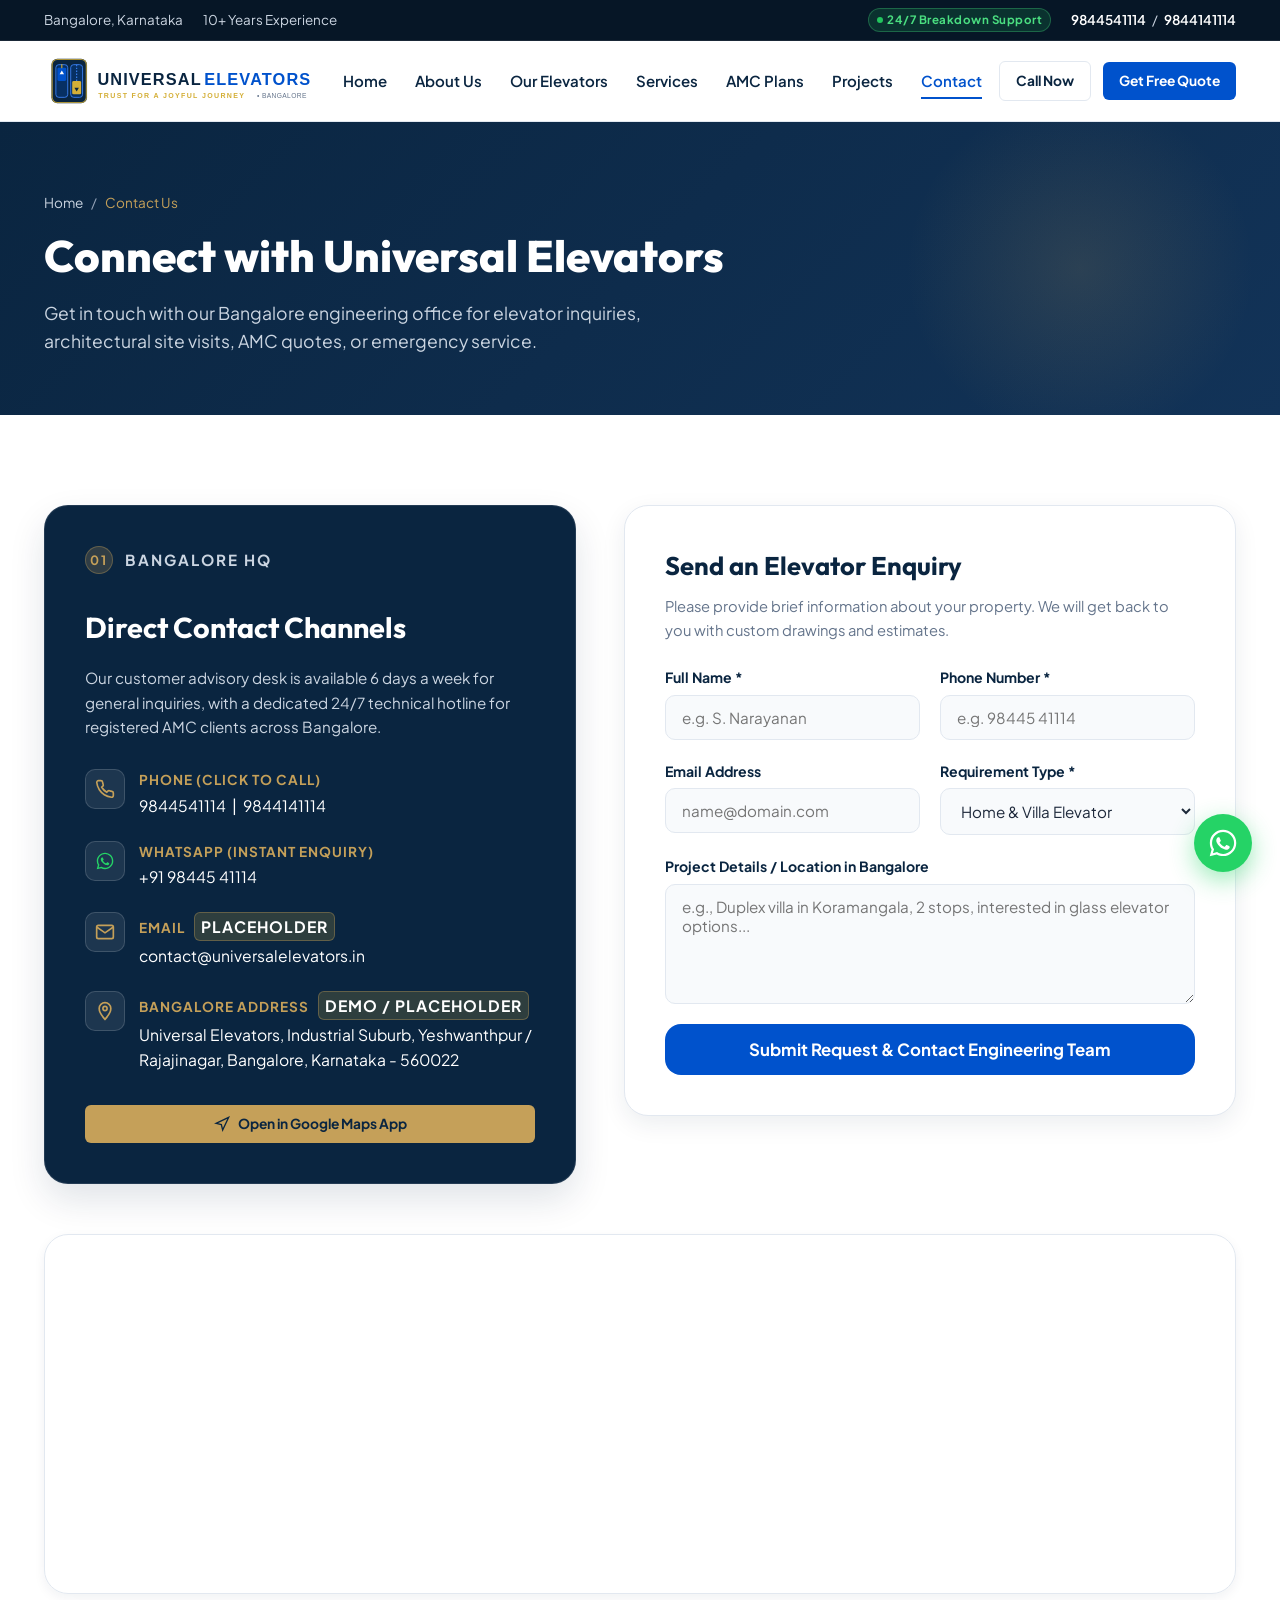
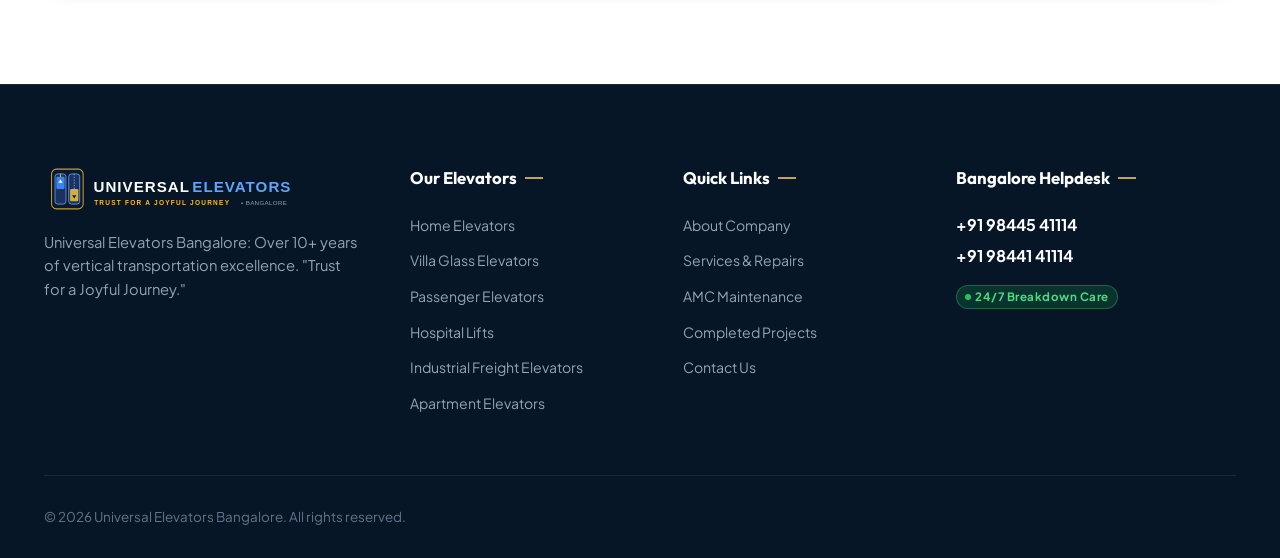
<file: contact.html>
<!DOCTYPE html>
<html lang="en-IN">
<head>
  <meta charset="UTF-8">
  <meta name="viewport" content="width=device-width, initial-scale=1.0">
  <title>Contact Us | Universal Elevators Bangalore | Phone, WhatsApp &amp; Map</title>
  <meta name="description" content="Contact Universal Elevators Bangalore. Call 9844541114 or 9844141114. WhatsApp support, Google Maps location, and quote request form.">
  <link rel="icon" href="assets/images/favicon.svg" type="image/svg+xml">
  <link rel="stylesheet" href="css/style.css">
</head>
<body>
  <!-- Top Bar -->
  <div class="top-bar">
    <div class="container top-bar-inner">
      <div class="top-bar-left">
        <span class="top-bar-item">Bangalore, Karnataka</span>
        <span class="top-bar-item">10+ Years Experience</span>
      </div>
      <div class="top-bar-right">
        <span class="badge-247"><span class="pulse-dot"></span> 24/7 Breakdown Support</span>
        <span class="top-bar-item"><a href="tel:9844541114">9844541114</a> / <a href="tel:9844141114">9844141114</a></span>
      </div>
    </div>
  </div>

  <header class="header">
    <div class="container header-inner">
      <a href="index.html" class="logo-wrapper">
        <img src="assets/images/logo.svg" alt="Universal Elevators" class="logo-img" width="320" height="52">
      </a>
      <nav class="nav-desktop">
        <a href="index.html" class="nav-link">Home</a>
        <a href="about.html" class="nav-link">About Us</a>
        <a href="elevators.html" class="nav-link">Our Elevators</a>
        <a href="services.html" class="nav-link">Services</a>
        <a href="amc.html" class="nav-link">AMC Plans</a>
        <a href="projects.html" class="nav-link">Projects</a>
        <a href="contact.html" class="nav-link active">Contact</a>
      </nav>
      <div class="nav-cta-group">
        <a href="tel:9844541114" class="btn btn-outline btn-sm">Call Now</a>
        <a href="contact.html" class="btn btn-primary btn-sm">Get Free Quote</a>
        <button class="menu-toggle" aria-label="Open Menu">
          <svg width="26" height="26" viewBox="0 0 24 24" fill="none" stroke="currentColor" stroke-width="2.2"><line x1="3" y1="12" x2="21" y2="12"></line><line x1="3" y1="6" x2="21" y2="6"></line><line x1="3" y1="18" x2="21" y2="18"></line></svg>
        </button>
      </div>
    </div>
  </header>

  <div class="drawer-overlay" aria-hidden="true"></div>
  <aside class="mobile-drawer">
    <div class="drawer-header">
      <img src="assets/images/logo.svg" alt="Universal Elevators" height="38">
      <button class="drawer-close" aria-label="Close"><svg width="24" height="24" viewBox="0 0 24 24" fill="none" stroke="currentColor" stroke-width="2"><line x1="18" y1="6" x2="6" y2="18"></line><line x1="6" y1="6" x2="18" y2="18"></line></svg></button>
    </div>
    <nav class="drawer-nav">
      <a href="index.html" class="drawer-link"><span>Home</span> <span>01</span></a>
      <a href="about.html" class="drawer-link"><span>About Us</span> <span>02</span></a>
      <a href="elevators.html" class="drawer-link"><span>Our Elevators</span> <span>03</span></a>
      <a href="services.html" class="drawer-link"><span>Services &amp; AMC</span> <span>04</span></a>
      <a href="amc.html" class="drawer-link"><span>AMC Maintenance</span> <span>05</span></a>
      <a href="projects.html" class="drawer-link"><span>Projects Gallery</span> <span>06</span></a>
      <a href="contact.html" class="drawer-link active"><span>Contact Us</span> <span>07</span></a>
    </nav>
  </aside>

  <main>
    <section class="page-hero">
      <div class="container">
        <div class="breadcrumbs">
          <a href="index.html">Home</a> <span>/</span>
          <span class="current">Contact Us</span>
        </div>
        <h1 class="page-hero-title">Connect with Universal Elevators</h1>
        <p class="page-hero-desc">
          Get in touch with our Bangalore engineering office for elevator inquiries, architectural site visits, AMC quotes, or emergency service.
        </p>
      </div>
    </section>

    <!-- Contact Details & Form -->
    <section class="section">
      <div class="container">
        <div class="contact-wrapper">
          <!-- Left Column: Details -->
          <div class="contact-info-card">
            <p class="sec-head"><span>01</span>Bangalore HQ</p>
            <h3>Direct Contact Channels</h3>
            <p>
              Our customer advisory desk is available 6 days a week for general inquiries, with a dedicated 24/7 technical hotline for registered AMC clients across Bangalore.
            </p>

            <div class="contact-details-list">
              <div class="contact-detail-row">
                <div class="detail-icon">
                  <svg width="20" height="20" viewBox="0 0 24 24" fill="none" stroke="currentColor" stroke-width="2"><path d="M22 16.92v3a2 2 0 0 1-2.18 2 19.79 19.79 0 0 1-8.63-3.07 19.5 19.5 0 0 1-6-6 19.79 19.79 0 0 1-3.07-8.67A2 2 0 0 1 4.11 2h3a2 2 0 0 1 2 1.72 12.84 12.84 0 0 0 .7 2.81 2 2 0 0 1-.45 2.11L8.09 9.91a16 16 0 0 0 6 6l1.27-1.27a2 2 0 0 1 2.11-.45 12.84 12.84 0 0 0 2.81.7A2 2 0 0 1 22 16.92z"/></svg>
                </div>
                <div class="detail-text">
                  <strong>Phone (Click to Call)</strong>
                  <a href="tel:9844541114">9844541114</a> &nbsp;|&nbsp; <a href="tel:9844141114">9844141114</a>
                </div>
              </div>

              <div class="contact-detail-row">
                <div class="detail-icon" style="color: #25D366;">
                  <svg width="20" height="20" viewBox="0 0 24 24" fill="currentColor"><path d="M12.04 2C6.58 2 2.13 6.45 2.13 11.91C2.13 13.66 2.59 15.36 3.45 16.86L2.05 22L7.3 20.62C8.75 21.41 10.38 21.83 12.04 21.83C17.5 21.83 21.95 17.38 21.95 11.92C21.95 9.27 20.92 6.78 19.05 4.91C17.18 3.03 14.69 2 12.04 2ZM12.05 20.16C10.57 20.16 9.12 19.76 7.85 19.01L7.55 18.83L4.43 19.65L5.26 16.61L5.06 16.29C4.24 14.99 3.81 13.47 3.81 11.91C3.81 7.37 7.5 3.68 12.05 3.68C14.25 3.68 16.32 4.54 17.88 6.1C19.44 7.66 20.3 9.73 20.3 11.93C20.29 16.48 16.59 20.16 12.05 20.16ZM16.57 14.39C16.32 14.27 15.1 13.67 14.87 13.59C14.64 13.5 14.47 13.46 14.31 13.71C14.14 13.96 13.66 14.52 13.51 14.69C13.37 14.85 13.22 14.88 12.97 14.75C12.72 14.63 11.92 14.37 10.97 13.52C10.23 12.86 9.73 12.05 9.58 11.8C9.44 11.55 9.56 11.42 9.69 11.3C9.8 11.19 9.94 11.01 10.06 10.87C10.18 10.73 10.23 10.63 10.31 10.46C10.39 10.3 10.35 10.15 10.29 10.03C10.23 9.91 9.73 8.68 9.53 8.17C9.33 7.68 9.12 7.74 8.97 7.73C8.82 7.73 8.66 7.72 8.49 7.72C8.32 7.72 8.05 7.78 7.82 8.03C7.59 8.28 6.95 8.88 6.95 10.1C6.95 11.32 7.84 12.49 7.96 12.66C8.08 12.82 9.71 15.33 12.2 16.4C12.79 16.66 13.25 16.81 13.61 16.93C14.21 17.12 14.75 17.09 15.18 17.03C15.66 16.96 16.67 16.42 16.88 15.83C17.09 15.24 17.09 14.74 17.03 14.63C16.97 14.53 16.82 14.51 16.57 14.39Z"/></svg>
                </div>
                <div class="detail-text">
                  <strong>WhatsApp (Instant Enquiry)</strong>
                  <a href="https://wa.me/919844541114?text=Hello%20Universal%20Elevators,%20I%20am%20seeking%20information%20on%20elevators." target="_blank" rel="noopener">+91 98445 41114</a>
                </div>
              </div>

              <div class="contact-detail-row">
                <div class="detail-icon">
                  <svg width="20" height="20" viewBox="0 0 24 24" fill="none" stroke="currentColor" stroke-width="2"><path d="M4 4h16c1.1 0 2 .9 2 2v12c0 1.1-.9 2-2 2H4c-1.1 0-2-.9-2-2V6c0-1.1.9-2 2-2z"/><polyline points="22,6 12,13 2,6"/></svg>
                </div>
                <div class="detail-text">
                  <strong>Email <span class="placeholder-badge">Placeholder</span></strong>
                  <a href="mailto:contact@universalelevators.in">contact@universalelevators.in</a>
                </div>
              </div>

              <div class="contact-detail-row">
                <div class="detail-icon">
                  <svg width="20" height="20" viewBox="0 0 24 24" fill="none" stroke="currentColor" stroke-width="2"><path d="M12 2C8.13 2 5 5.13 5 9c0 5.25 7 13 7 13s7-7.75 7-13c0-3.87-3.13-7-7-7z"/><circle cx="12" cy="9" r="2.5"/></svg>
                </div>
                <div class="detail-text">
                  <strong>Bangalore Address <span class="placeholder-badge">Demo / Placeholder</span></strong>
                  <span>Universal Elevators, Industrial Suburb, Yeshwanthpur / Rajajinagar, Bangalore, Karnataka - 560022</span>
                </div>
              </div>
            </div>

            <a href="https://maps.google.com/?q=Bangalore+Karnataka+India" target="_blank" rel="noopener" class="btn btn-gold btn-sm" style="width: 100%;">
              <svg width="16" height="16" viewBox="0 0 24 24" fill="none" stroke="currentColor" stroke-width="2"><polygon points="3 11 22 2 13 21 11 13 3 11"/></svg>
              Open in Google Maps App
            </a>
          </div>

          <!-- Right Column: Interactive Form -->
          <div class="contact-form-box">
            <h3 style="font-family: var(--font-heading); font-size: 1.6rem; color: var(--color-primary); margin-bottom: 8px;">Send an Elevator Enquiry</h3>
            <p style="font-size: 0.92rem; color: #64748B; margin-bottom: 24px;">Please provide brief information about your property. We will get back to you with custom drawings and estimates.</p>

            <form class="contact-form">
              <div class="form-grid">
                <div class="form-group">
                  <label class="form-label">Full Name *</label>
                  <input type="text" name="name" class="form-control" placeholder="e.g. S. Narayanan" required>
                </div>
                <div class="form-group">
                  <label class="form-label">Phone Number *</label>
                  <input type="tel" name="phone" class="form-control" placeholder="e.g. 98445 41114" required>
                </div>
                <div class="form-group">
                  <label class="form-label">Email Address</label>
                  <input type="email" name="email" class="form-control" placeholder="name@domain.com">
                </div>
                <div class="form-group">
                  <label class="form-label">Requirement Type *</label>
                  <select name="service" class="form-control" required>
                    <option value="Home & Villa Elevator">Home &amp; Villa Elevator</option>
                    <option value="Commercial Passenger Elevator">Commercial Passenger Elevator</option>
                    <option value="Hospital Elevator">Hospital Stretcher Elevator</option>
                    <option value="Industrial Freight Lift">Industrial Freight Lift</option>
                    <option value="Apartment Society Elevator">Apartment Society Elevator</option>
                    <option value="Annual Maintenance Contract (AMC)">Annual Maintenance Contract (AMC)</option>
                    <option value="Elevator Modernization">Elevator Modernization</option>
                    <option value="Emergency Breakdown Repair">Emergency Breakdown Repair</option>
                  </select>
                </div>
                <div class="form-group full-width">
                  <label class="form-label">Project Details / Location in Bangalore</label>
                  <textarea name="message" class="form-control" placeholder="e.g., Duplex villa in Koramangala, 2 stops, interested in glass elevator options..."></textarea>
                </div>
              </div>
              <button type="submit" class="btn btn-primary btn-lg" style="width: 100%;">
                Submit Request &amp; Contact Engineering Team
              </button>
            </form>
          </div>
        </div>

        <!-- Google Map Directions Embed -->
        <div class="map-container">
          <iframe title="Universal Elevators Bangalore Location Map" src="https://www.google.com/maps/embed?pb=!1m18!1m12!1m3!1d248849.88653909205!2d77.49085449767666!3d12.95395998818815!2m3!1f0!2f0!3f0!3m2!1i1024!2i768!4f13.1!3m3!1m2!1s0x3bae1670c9b44e6d%3A0xf8dfc3e8517e4fe0!2sBengaluru%2C%20Karnataka!5e0!3m2!1sen!2sin!4v1700000000000!5m2!1sen!2sin" loading="lazy" referrerpolicy="no-referrer-when-downgrade"></iframe>
        </div>
      </div>
    </section>
  </main>

  <footer class="footer">
    <div class="container">
      <div class="footer-top">
        <div class="footer-brand">
          <img src="assets/images/logo-white.svg" alt="Universal Elevators" class="footer-logo" width="280" height="48">
          <p>Universal Elevators Bangalore: Over 10+ years of vertical transportation excellence. "Trust for a Joyful Journey."</p>
        </div>
        <div>
          <h4 class="footer-col-title">Our Elevators</h4>
          <ul class="footer-links">
            <li><a href="home-elevators.html">Home Elevators</a></li>
            <li><a href="villa-elevators.html">Villa Glass Elevators</a></li>
            <li><a href="passenger-elevators.html">Passenger Elevators</a></li>
            <li><a href="hospital-elevators.html">Hospital Lifts</a></li>
            <li><a href="industrial-elevators.html">Industrial Freight Elevators</a></li>
            <li><a href="apartment-elevators.html">Apartment Elevators</a></li>
          </ul>
        </div>
        <div>
          <h4 class="footer-col-title">Quick Links</h4>
          <ul class="footer-links">
            <li><a href="about.html">About Company</a></li>
            <li><a href="services.html">Services &amp; Repairs</a></li>
            <li><a href="amc.html">AMC Maintenance</a></li>
            <li><a href="projects.html">Completed Projects</a></li>
            <li><a href="contact.html">Contact Us</a></li>
          </ul>
        </div>
        <div>
          <h4 class="footer-col-title">Bangalore Helpdesk</h4>
          <a href="tel:9844541114" style="color: #FFFFFF; font-weight: 700; display: block; margin-bottom: 6px;">+91 98445 41114</a>
          <a href="tel:9844141114" style="color: #FFFFFF; font-weight: 700; display: block; margin-bottom: 12px;">+91 98441 41114</a>
          <span class="badge-247"><span class="pulse-dot"></span> 24/7 Breakdown Care</span>
        </div>
      </div>
      <div class="footer-bottom">
        <div>&copy; 2026 Universal Elevators Bangalore. All rights reserved.</div>
      </div>
    </div>
  </footer>

  <a href="https://wa.me/919844541114?text=Hello%20Universal%20Elevators" target="_blank" rel="noopener" class="floating-whatsapp" aria-label="WhatsApp">
    <span class="floating-whatsapp-tooltip">Chat with Bangalore Engineers</span>
    <svg viewBox="0 0 24 24" fill="currentColor"><path d="M12.04 2C6.58 2 2.13 6.45 2.13 11.91C2.13 13.66 2.59 15.36 3.45 16.86L2.05 22L7.3 20.62C8.75 21.41 10.38 21.83 12.04 21.83C17.5 21.83 21.95 17.38 21.95 11.92C21.95 9.27 20.92 6.78 19.05 4.91C17.18 3.03 14.69 2 12.04 2ZM12.05 20.16C10.57 20.16 9.12 19.76 7.85 19.01L7.55 18.83L4.43 19.65L5.26 16.61L5.06 16.29C4.24 14.99 3.81 13.47 3.81 11.91C3.81 7.37 7.5 3.68 12.05 3.68C14.25 3.68 16.32 4.54 17.88 6.1C19.44 7.66 20.3 9.73 20.3 11.93C20.29 16.48 16.59 20.16 12.05 20.16ZM16.57 14.39C16.32 14.27 15.1 13.67 14.87 13.59C14.64 13.5 14.47 13.46 14.31 13.71C14.14 13.96 13.66 14.52 13.51 14.69C13.37 14.85 13.22 14.88 12.97 14.75C12.72 14.63 11.92 14.37 10.97 13.52C10.23 12.86 9.73 12.05 9.58 11.8C9.44 11.55 9.56 11.42 9.69 11.3C9.8 11.19 9.94 11.01 10.06 10.87C10.18 10.73 10.23 10.63 10.31 10.46C10.39 10.3 10.35 10.15 10.29 10.03C10.23 9.91 9.73 8.68 9.53 8.17C9.33 7.68 9.12 7.74 8.97 7.73C8.82 7.73 8.66 7.72 8.49 7.72C8.32 7.72 8.05 7.78 7.82 8.03C7.59 8.28 6.95 8.88 6.95 10.1C6.95 11.32 7.84 12.49 7.96 12.66C8.08 12.82 9.71 15.33 12.2 16.4C12.79 16.66 13.25 16.81 13.61 16.93C14.21 17.12 14.75 17.09 15.18 17.03C15.66 16.96 16.67 16.42 16.88 15.83C17.09 15.24 17.09 14.74 17.03 14.63C16.97 14.53 16.82 14.51 16.57 14.39Z"/></svg>
  </a>

  <div class="mobile-action-bar">
    <div class="mobile-action-grid">
      <a href="tel:9844541114" class="btn btn-secondary btn-sm" style="width: 100%;">Call 9844541114</a>
      <a href="https://wa.me/919844541114?text=Hello%20Universal%20Elevators" target="_blank" rel="noopener" class="btn btn-whatsapp btn-sm" style="width: 100%;">WhatsApp</a>
    </div>
  </div>

  <button class="scroll-top-btn" aria-label="Scroll to Top"><svg width="20" height="20" viewBox="0 0 24 24" fill="none" stroke="currentColor" stroke-width="2.5"><polyline points="18 15 12 9 6 15"/></svg></button>
  <script src="js/main.js"></script>
</body>
</html>
</file>
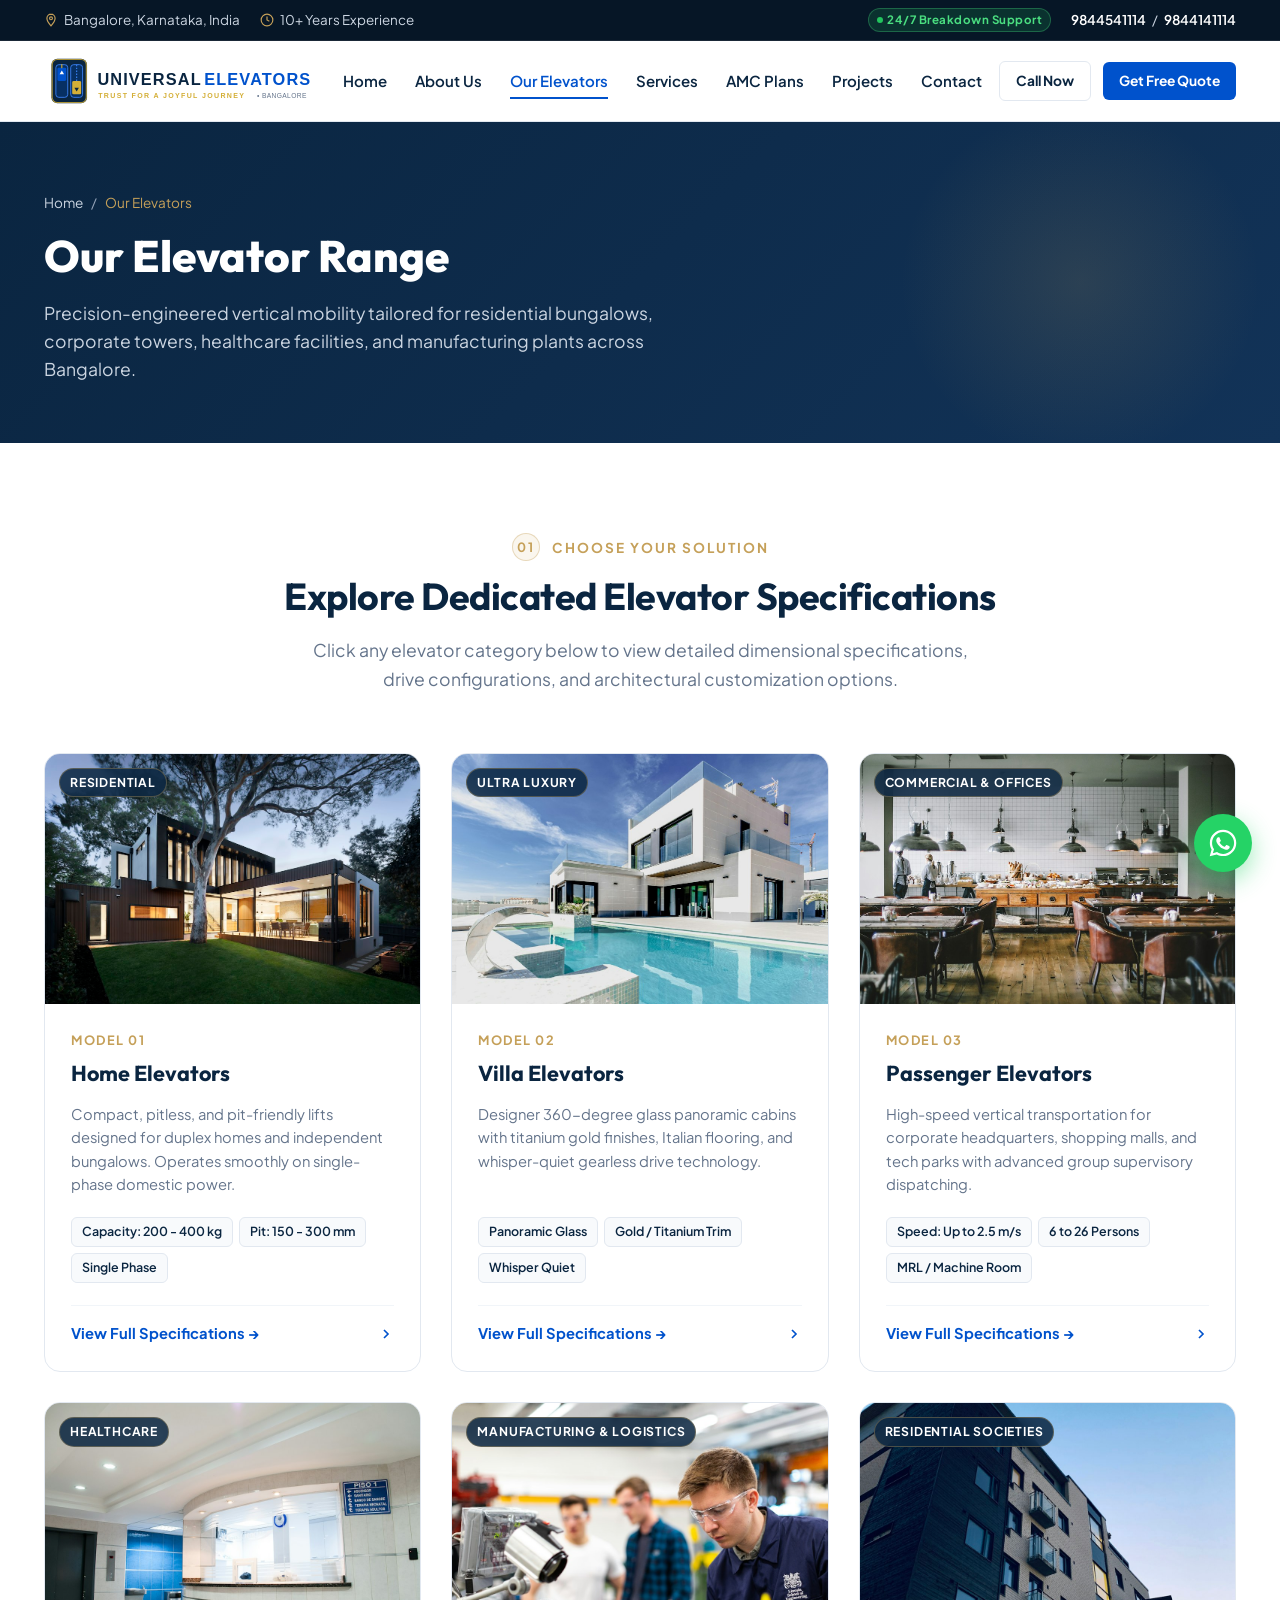
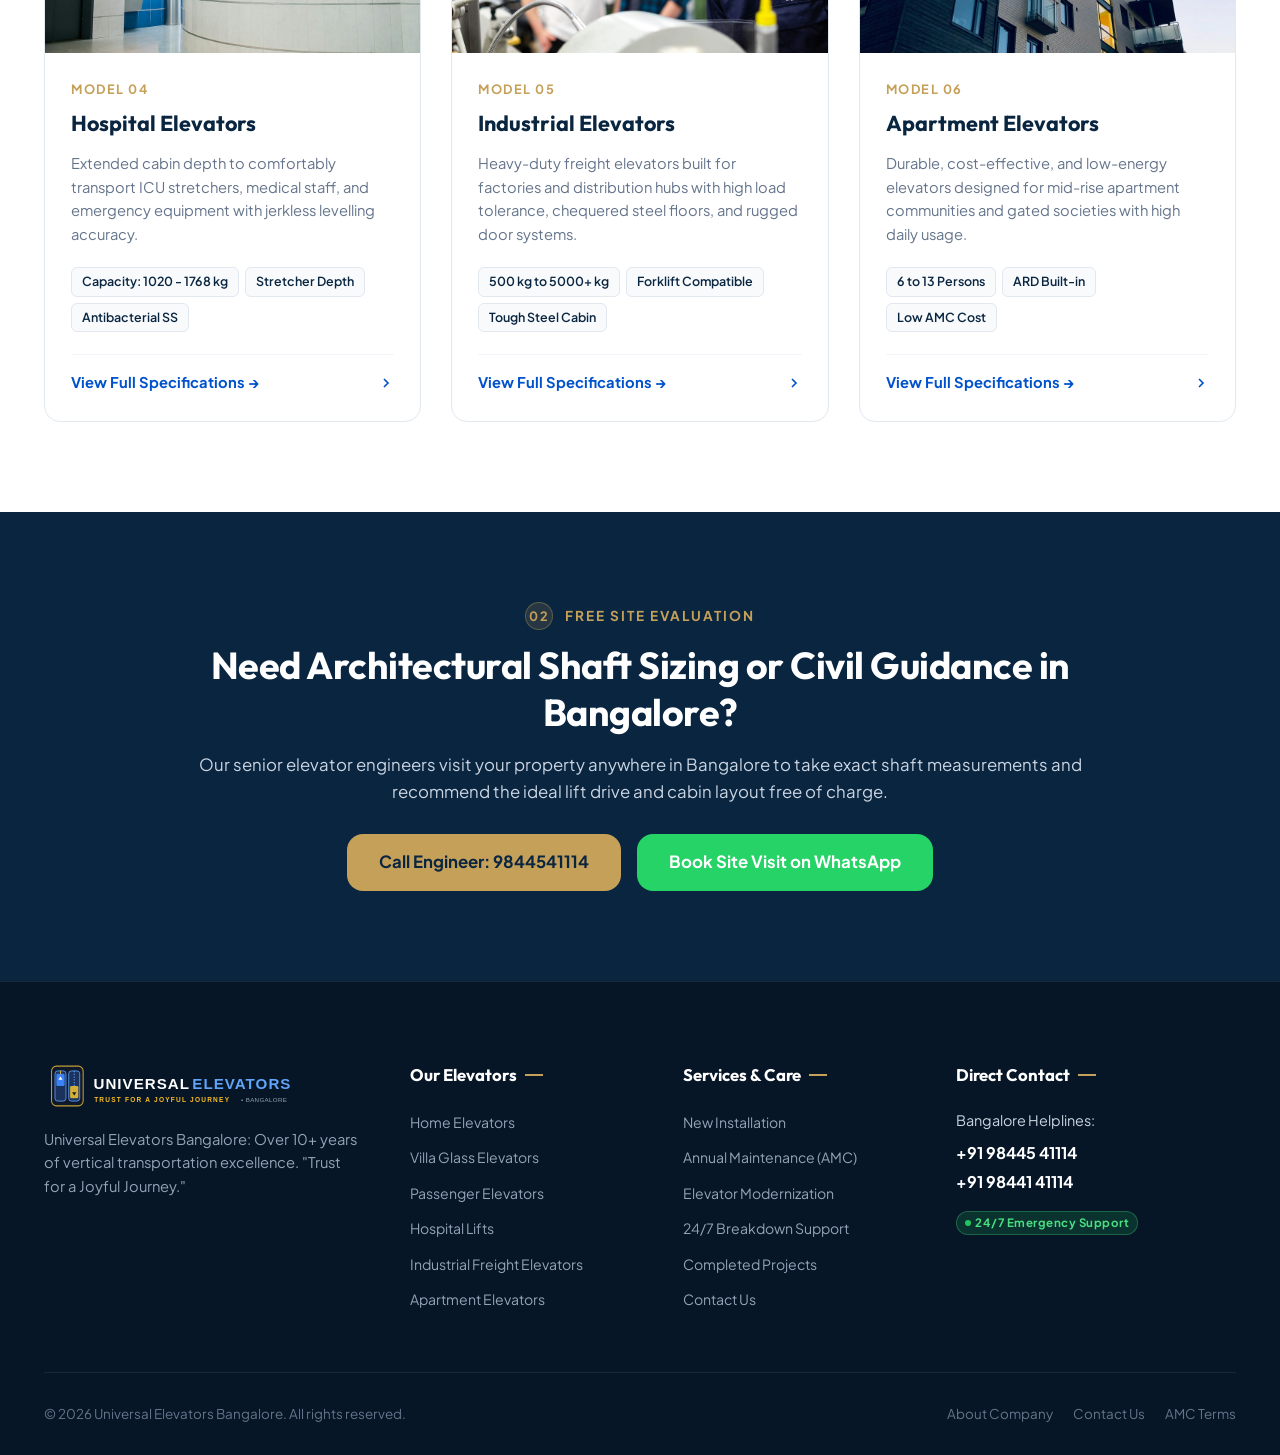
<file: elevators.html>
<!DOCTYPE html>
<html lang="en-IN">
<head>
  <meta charset="UTF-8">
  <meta name="viewport" content="width=device-width, initial-scale=1.0">
  <title>Our Elevators | Universal Elevators Bangalore | Home, Villa &amp; Commercial Lifts</title>
  <meta name="description" content="Explore Universal Elevators collection of residential home elevators, luxury villa panoramic lifts, passenger elevators, hospital stretcher lifts, and industrial goods lifts.">
  <link rel="icon" href="assets/images/favicon.svg" type="image/svg+xml">
  <link rel="stylesheet" href="css/style.css">
</head>
<body>

  <!-- Top Notification Bar -->
  <div class="top-bar">
    <div class="container top-bar-inner">
      <div class="top-bar-left">
        <span class="top-bar-item">
          <svg viewBox="0 0 24 24" fill="none" stroke="currentColor" stroke-width="2"><path d="M12 2C8.13 2 5 5.13 5 9c0 5.25 7 13 7 13s7-7.75 7-13c0-3.87-3.13-7-7-7z"/><circle cx="12" cy="9" r="2.5"/></svg>
          Bangalore, Karnataka, India
        </span>
        <span class="top-bar-item">
          <svg viewBox="0 0 24 24" fill="none" stroke="currentColor" stroke-width="2"><circle cx="12" cy="12" r="10"/><polyline points="12 6 12 12 16 14"/></svg>
          10+ Years Experience
        </span>
      </div>
      <div class="top-bar-right">
        <span class="badge-247"><span class="pulse-dot"></span> 24/7 Breakdown Support</span>
        <span class="top-bar-item">
          <a href="tel:9844541114">9844541114</a> / <a href="tel:9844141114">9844141114</a>
        </span>
      </div>
    </div>
  </div>

  <!-- Header -->
  <header class="header">
    <div class="container header-inner">
      <a href="index.html" class="logo-wrapper" aria-label="Universal Elevators Homepage">
        <img src="assets/images/logo.svg" alt="Universal Elevators Bangalore" class="logo-img" width="320" height="52">
      </a>

      <nav class="nav-desktop" aria-label="Main Navigation">
        <a href="index.html" class="nav-link">Home</a>
        <a href="about.html" class="nav-link">About Us</a>
        <a href="elevators.html" class="nav-link active">Our Elevators</a>
        <a href="services.html" class="nav-link">Services</a>
        <a href="amc.html" class="nav-link">AMC Plans</a>
        <a href="projects.html" class="nav-link">Projects</a>
        <a href="contact.html" class="nav-link">Contact</a>
      </nav>

      <div class="nav-cta-group">
        <a href="tel:9844541114" class="btn btn-outline btn-sm">Call Now</a>
        <a href="contact.html" class="btn btn-primary btn-sm">Get Free Quote</a>
        <button class="menu-toggle" aria-label="Open Navigation Menu">
          <svg width="26" height="26" viewBox="0 0 24 24" fill="none" stroke="currentColor" stroke-width="2.2"><line x1="3" y1="12" x2="21" y2="12"></line><line x1="3" y1="6" x2="21" y2="6"></line><line x1="3" y1="18" x2="21" y2="18"></line></svg>
        </button>
      </div>
    </div>
  </header>

  <!-- Mobile Drawer -->
  <div class="drawer-overlay" aria-hidden="true"></div>
  <aside class="mobile-drawer" aria-label="Mobile Navigation">
    <div class="drawer-header">
      <img src="assets/images/logo.svg" alt="Universal Elevators" height="38">
      <button class="drawer-close" aria-label="Close Navigation Menu">
        <svg width="24" height="24" viewBox="0 0 24 24" fill="none" stroke="currentColor" stroke-width="2"><line x1="18" y1="6" x2="6" y2="18"></line><line x1="6" y1="6" x2="18" y2="18"></line></svg>
      </button>
    </div>
    <nav class="drawer-nav">
      <a href="index.html" class="drawer-link"><span>Home</span> <span>01</span></a>
      <a href="about.html" class="drawer-link"><span>About Us</span> <span>02</span></a>
      <a href="elevators.html" class="drawer-link active"><span>Our Elevators</span> <span>03</span></a>
      <a href="services.html" class="drawer-link"><span>Services &amp; AMC</span> <span>04</span></a>
      <a href="amc.html" class="drawer-link"><span>AMC Maintenance</span> <span>05</span></a>
      <a href="projects.html" class="drawer-link"><span>Projects Gallery</span> <span>06</span></a>
      <a href="contact.html" class="drawer-link"><span>Contact Us</span> <span>07</span></a>
    </nav>
    <div class="drawer-footer">
      <a href="tel:9844541114" class="btn btn-secondary btn-sm" style="width: 100%;">Call: 9844541114</a>
      <a href="https://wa.me/919844541114?text=Hello%20Universal%20Elevators" target="_blank" rel="noopener" class="btn btn-whatsapp btn-sm" style="width: 100%;">WhatsApp Us</a>
    </div>
  </aside>

  <main>
    <section class="page-hero">
      <div class="container">
        <div class="breadcrumbs">
          <a href="index.html">Home</a>
          <span>/</span>
          <span class="current">Our Elevators</span>
        </div>
        <h1 class="page-hero-title">Our Elevator Range</h1>
        <p class="page-hero-desc">
          Precision-engineered vertical mobility tailored for residential bungalows, corporate towers, healthcare facilities, and manufacturing plants across Bangalore.
        </p>
      </div>
    </section>

    <!-- Elevator Model Grid -->
    <section class="section">
      <div class="container">
        <div class="sec-header-center">
          <p class="sec-head"><span>01</span>Choose Your Solution</p>
          <h2 class="sec-title">Explore Dedicated Elevator Specifications</h2>
          <p class="sec-subtitle">Click any elevator category below to view detailed dimensional specifications, drive configurations, and architectural customization options.</p>
        </div>

        <div class="elevators-grid">
          <!-- 1: Home Elevators -->
          <div class="elevator-card">
            <div class="elevator-card-media">
              <img src="assets/images/home-elevator.jpg" alt="Home Elevators for Independent Houses in Bangalore" width="400" height="250">
              <span class="elevator-card-badge">Residential</span>
            </div>
            <div class="elevator-card-body">
              <span class="card-num">MODEL 01</span>
              <h3 class="elevator-card-title">Home Elevators</h3>
              <p class="elevator-card-desc">
                Compact, pitless, and pit-friendly lifts designed for duplex homes and independent bungalows. Operates smoothly on single-phase domestic power.
              </p>
              <div class="spec-pills">
                <span class="spec-pill">Capacity: 200 - 400 kg</span>
                <span class="spec-pill">Pit: 150 - 300 mm</span>
                <span class="spec-pill">Single Phase</span>
              </div>
              <a href="home-elevators.html" class="elevator-card-cta">
                <span>View Full Specifications &rarr;</span>
                <svg viewBox="0 0 24 24" fill="none" stroke="currentColor" stroke-width="2.5"><polyline points="9 18 15 12 9 6"/></svg>
              </a>
            </div>
          </div>

          <!-- 2: Villa Elevators -->
          <div class="elevator-card">
            <div class="elevator-card-media">
              <img src="assets/images/villa-elevator.jpg" alt="Luxury Villa Panoramic Elevators Bangalore" width="400" height="250">
              <span class="elevator-card-badge">Ultra Luxury</span>
            </div>
            <div class="elevator-card-body">
              <span class="card-num">MODEL 02</span>
              <h3 class="elevator-card-title">Villa Elevators</h3>
              <p class="elevator-card-desc">
                Designer 360-degree glass panoramic cabins with titanium gold finishes, Italian flooring, and whisper-quiet gearless drive technology.
              </p>
              <div class="spec-pills">
                <span class="spec-pill">Panoramic Glass</span>
                <span class="spec-pill">Gold / Titanium Trim</span>
                <span class="spec-pill">Whisper Quiet</span>
              </div>
              <a href="villa-elevators.html" class="elevator-card-cta">
                <span>View Full Specifications &rarr;</span>
                <svg viewBox="0 0 24 24" fill="none" stroke="currentColor" stroke-width="2.5"><polyline points="9 18 15 12 9 6"/></svg>
              </a>
            </div>
          </div>

          <!-- 3: Passenger Elevators -->
          <div class="elevator-card">
            <div class="elevator-card-media">
              <img src="assets/images/passenger-elevator.jpg" alt="Commercial Passenger Elevators" width="400" height="250">
              <span class="elevator-card-badge">Commercial &amp; Offices</span>
            </div>
            <div class="elevator-card-body">
              <span class="card-num">MODEL 03</span>
              <h3 class="elevator-card-title">Passenger Elevators</h3>
              <p class="elevator-card-desc">
                High-speed vertical transportation for corporate headquarters, shopping malls, and tech parks with advanced group supervisory dispatching.
              </p>
              <div class="spec-pills">
                <span class="spec-pill">Speed: Up to 2.5 m/s</span>
                <span class="spec-pill">6 to 26 Persons</span>
                <span class="spec-pill">MRL / Machine Room</span>
              </div>
              <a href="passenger-elevators.html" class="elevator-card-cta">
                <span>View Full Specifications &rarr;</span>
                <svg viewBox="0 0 24 24" fill="none" stroke="currentColor" stroke-width="2.5"><polyline points="9 18 15 12 9 6"/></svg>
              </a>
            </div>
          </div>

          <!-- 4: Hospital Elevators -->
          <div class="elevator-card">
            <div class="elevator-card-media">
              <img src="assets/images/hospital-elevator.jpg" alt="Hospital Bed and Stretcher Elevators" width="400" height="250">
              <span class="elevator-card-badge">Healthcare</span>
            </div>
            <div class="elevator-card-body">
              <span class="card-num">MODEL 04</span>
              <h3 class="elevator-card-title">Hospital Elevators</h3>
              <p class="elevator-card-desc">
                Extended cabin depth to comfortably transport ICU stretchers, medical staff, and emergency equipment with jerkless levelling accuracy.
              </p>
              <div class="spec-pills">
                <span class="spec-pill">Capacity: 1020 - 1768 kg</span>
                <span class="spec-pill">Stretcher Depth</span>
                <span class="spec-pill">Antibacterial SS</span>
              </div>
              <a href="hospital-elevators.html" class="elevator-card-cta">
                <span>View Full Specifications &rarr;</span>
                <svg viewBox="0 0 24 24" fill="none" stroke="currentColor" stroke-width="2.5"><polyline points="9 18 15 12 9 6"/></svg>
              </a>
            </div>
          </div>

          <!-- 5: Industrial Elevators -->
          <div class="elevator-card">
            <div class="elevator-card-media">
              <img src="assets/images/industrial-elevator.jpg" alt="Industrial Goods and Freight Elevators" width="400" height="250">
              <span class="elevator-card-badge">Manufacturing &amp; Logistics</span>
            </div>
            <div class="elevator-card-body">
              <span class="card-num">MODEL 05</span>
              <h3 class="elevator-card-title">Industrial Elevators</h3>
              <p class="elevator-card-desc">
                Heavy-duty freight elevators built for factories and distribution hubs with high load tolerance, chequered steel floors, and rugged door systems.
              </p>
              <div class="spec-pills">
                <span class="spec-pill">500 kg to 5000+ kg</span>
                <span class="spec-pill">Forklift Compatible</span>
                <span class="spec-pill">Tough Steel Cabin</span>
              </div>
              <a href="industrial-elevators.html" class="elevator-card-cta">
                <span>View Full Specifications &rarr;</span>
                <svg viewBox="0 0 24 24" fill="none" stroke="currentColor" stroke-width="2.5"><polyline points="9 18 15 12 9 6"/></svg>
              </a>
            </div>
          </div>

          <!-- 6: Apartment Elevators -->
          <div class="elevator-card">
            <div class="elevator-card-media">
              <img src="assets/images/apartment-elevator.jpg" alt="Residential Apartment Elevators" width="400" height="250">
              <span class="elevator-card-badge">Residential Societies</span>
            </div>
            <div class="elevator-card-body">
              <span class="card-num">MODEL 06</span>
              <h3 class="elevator-card-title">Apartment Elevators</h3>
              <p class="elevator-card-desc">
                Durable, cost-effective, and low-energy elevators designed for mid-rise apartment communities and gated societies with high daily usage.
              </p>
              <div class="spec-pills">
                <span class="spec-pill">6 to 13 Persons</span>
                <span class="spec-pill">ARD Built-in</span>
                <span class="spec-pill">Low AMC Cost</span>
              </div>
              <a href="apartment-elevators.html" class="elevator-card-cta">
                <span>View Full Specifications &rarr;</span>
                <svg viewBox="0 0 24 24" fill="none" stroke="currentColor" stroke-width="2.5"><polyline points="9 18 15 12 9 6"/></svg>
              </a>
            </div>
          </div>
        </div>
      </div>
    </section>

    <!-- Consultation Banner -->
    <section class="section section-dark" style="text-align: center;">
      <div class="container container-narrow">
        <p class="sec-head" style="justify-content: center;"><span>02</span>Free Site Evaluation</p>
        <h2 class="sec-title" style="color: #FFFFFF;">Need Architectural Shaft Sizing or Civil Guidance in Bangalore?</h2>
        <p style="color: #CBD5E1; font-size: 1.05rem; margin-bottom: 28px;">
          Our senior elevator engineers visit your property anywhere in Bangalore to take exact shaft measurements and recommend the ideal lift drive and cabin layout free of charge.
        </p>
        <div style="display: flex; justify-content: center; gap: 16px; flex-wrap: wrap;">
          <a href="tel:9844541114" class="btn btn-gold btn-lg">Call Engineer: 9844541114</a>
          <a href="https://wa.me/919844541114?text=Hello%20Universal%20Elevators,%20I%20would%20like%20to%20schedule%20a%20free%20site%20visit%20in%20Bangalore." target="_blank" rel="noopener" class="btn btn-whatsapp btn-lg">Book Site Visit on WhatsApp</a>
        </div>
      </div>
    </section>
  </main>

  <!-- Footer -->
  <footer class="footer">
    <div class="container">
      <div class="footer-top">
        <div class="footer-brand">
          <img src="assets/images/logo-white.svg" alt="Universal Elevators" class="footer-logo" width="280" height="48">
          <p>Universal Elevators Bangalore: Over 10+ years of vertical transportation excellence. "Trust for a Joyful Journey."</p>
        </div>
        <div>
          <h4 class="footer-col-title">Our Elevators</h4>
          <ul class="footer-links">
            <li><a href="home-elevators.html">Home Elevators</a></li>
            <li><a href="villa-elevators.html">Villa Glass Elevators</a></li>
            <li><a href="passenger-elevators.html">Passenger Elevators</a></li>
            <li><a href="hospital-elevators.html">Hospital Lifts</a></li>
            <li><a href="industrial-elevators.html">Industrial Freight Elevators</a></li>
            <li><a href="apartment-elevators.html">Apartment Elevators</a></li>
          </ul>
        </div>
        <div>
          <h4 class="footer-col-title">Services &amp; Care</h4>
          <ul class="footer-links">
            <li><a href="services.html">New Installation</a></li>
            <li><a href="amc.html">Annual Maintenance (AMC)</a></li>
            <li><a href="services.html">Elevator Modernization</a></li>
            <li><a href="services.html">24/7 Breakdown Support</a></li>
            <li><a href="projects.html">Completed Projects</a></li>
            <li><a href="contact.html">Contact Us</a></li>
          </ul>
        </div>
        <div>
          <h4 class="footer-col-title">Direct Contact</h4>
          <p style="font-size: 0.9rem; color: #CBD5E1; margin-bottom: 8px;">Bangalore Helplines:</p>
          <a href="tel:9844541114" style="color: #FFFFFF; font-weight: 700; display: block; margin-bottom: 4px;">+91 98445 41114</a>
          <a href="tel:9844141114" style="color: #FFFFFF; font-weight: 700; display: block; margin-bottom: 12px;">+91 98441 41114</a>
          <span class="badge-247"><span class="pulse-dot"></span> 24/7 Emergency Support</span>
        </div>
      </div>
      <div class="footer-bottom">
        <div>&copy; 2026 Universal Elevators Bangalore. All rights reserved.</div>
        <div class="footer-legal-links">
          <a href="about.html">About Company</a>
          <a href="contact.html">Contact Us</a>
          <a href="amc.html">AMC Terms</a>
        </div>
      </div>
    </div>
  </footer>

  <a href="https://wa.me/919844541114?text=Hello%20Universal%20Elevators" target="_blank" rel="noopener" class="floating-whatsapp" aria-label="WhatsApp">
    <span class="floating-whatsapp-tooltip">Chat with Bangalore Engineers</span>
    <svg viewBox="0 0 24 24" fill="currentColor"><path d="M12.04 2C6.58 2 2.13 6.45 2.13 11.91C2.13 13.66 2.59 15.36 3.45 16.86L2.05 22L7.3 20.62C8.75 21.41 10.38 21.83 12.04 21.83C17.5 21.83 21.95 17.38 21.95 11.92C21.95 9.27 20.92 6.78 19.05 4.91C17.18 3.03 14.69 2 12.04 2ZM12.05 20.16C10.57 20.16 9.12 19.76 7.85 19.01L7.55 18.83L4.43 19.65L5.26 16.61L5.06 16.29C4.24 14.99 3.81 13.47 3.81 11.91C3.81 7.37 7.5 3.68 12.05 3.68C14.25 3.68 16.32 4.54 17.88 6.1C19.44 7.66 20.3 9.73 20.3 11.93C20.29 16.48 16.59 20.16 12.05 20.16ZM16.57 14.39C16.32 14.27 15.1 13.67 14.87 13.59C14.64 13.5 14.47 13.46 14.31 13.71C14.14 13.96 13.66 14.52 13.51 14.69C13.37 14.85 13.22 14.88 12.97 14.75C12.72 14.63 11.92 14.37 10.97 13.52C10.23 12.86 9.73 12.05 9.58 11.8C9.44 11.55 9.56 11.42 9.69 11.3C9.8 11.19 9.94 11.01 10.06 10.87C10.18 10.73 10.23 10.63 10.31 10.46C10.39 10.3 10.35 10.15 10.29 10.03C10.23 9.91 9.73 8.68 9.53 8.17C9.33 7.68 9.12 7.74 8.97 7.73C8.82 7.73 8.66 7.72 8.49 7.72C8.32 7.72 8.05 7.78 7.82 8.03C7.59 8.28 6.95 8.88 6.95 10.1C6.95 11.32 7.84 12.49 7.96 12.66C8.08 12.82 9.71 15.33 12.2 16.4C12.79 16.66 13.25 16.81 13.61 16.93C14.21 17.12 14.75 17.09 15.18 17.03C15.66 16.96 16.67 16.42 16.88 15.83C17.09 15.24 17.09 14.74 17.03 14.63C16.97 14.53 16.82 14.51 16.57 14.39Z"/></svg>
  </a>

  <div class="mobile-action-bar">
    <div class="mobile-action-grid">
      <a href="tel:9844541114" class="btn btn-secondary btn-sm" style="width: 100%;">Call 9844541114</a>
      <a href="https://wa.me/919844541114?text=Hello%20Universal%20Elevators" target="_blank" rel="noopener" class="btn btn-whatsapp btn-sm" style="width: 100%;">WhatsApp</a>
    </div>
  </div>

  <button class="scroll-top-btn" aria-label="Scroll to Top"><svg width="20" height="20" viewBox="0 0 24 24" fill="none" stroke="currentColor" stroke-width="2.5"><polyline points="18 15 12 9 6 15"/></svg></button>
  <script src="js/main.js"></script>
</body>
</html>
</file>
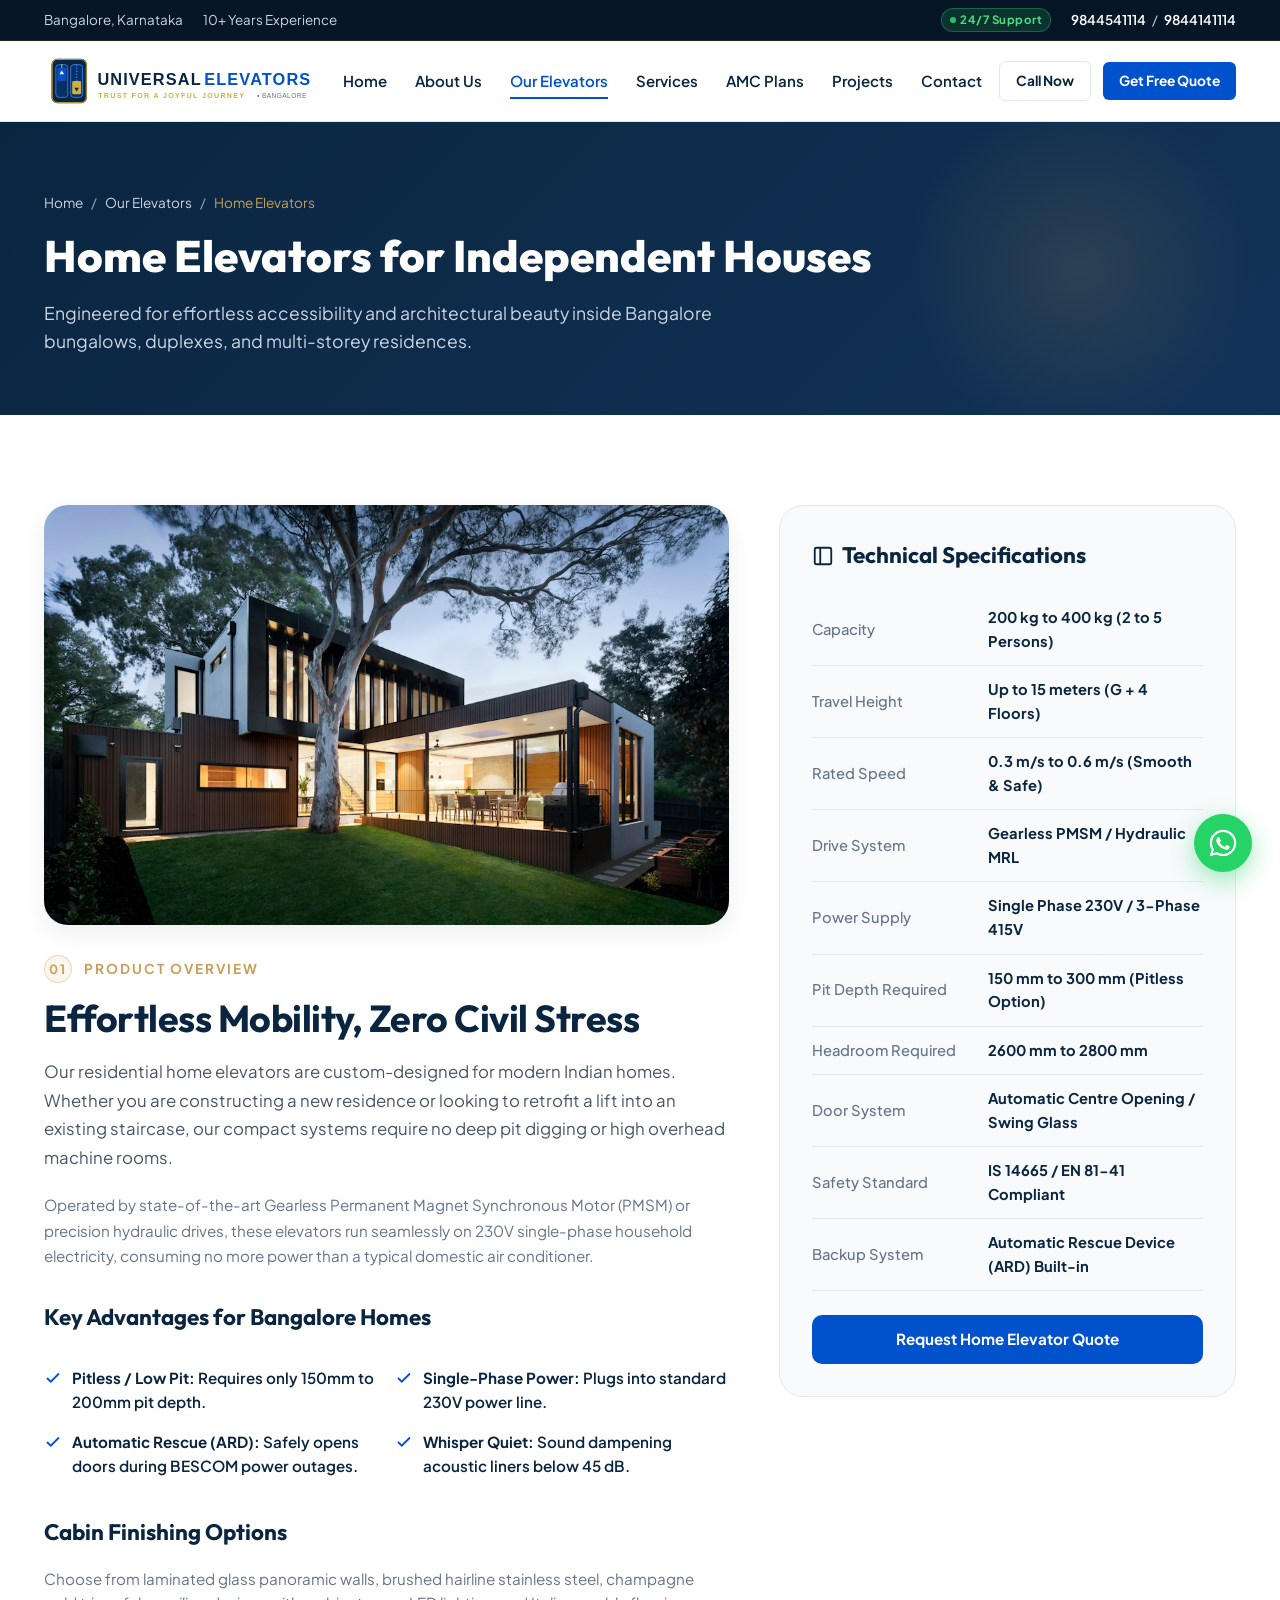
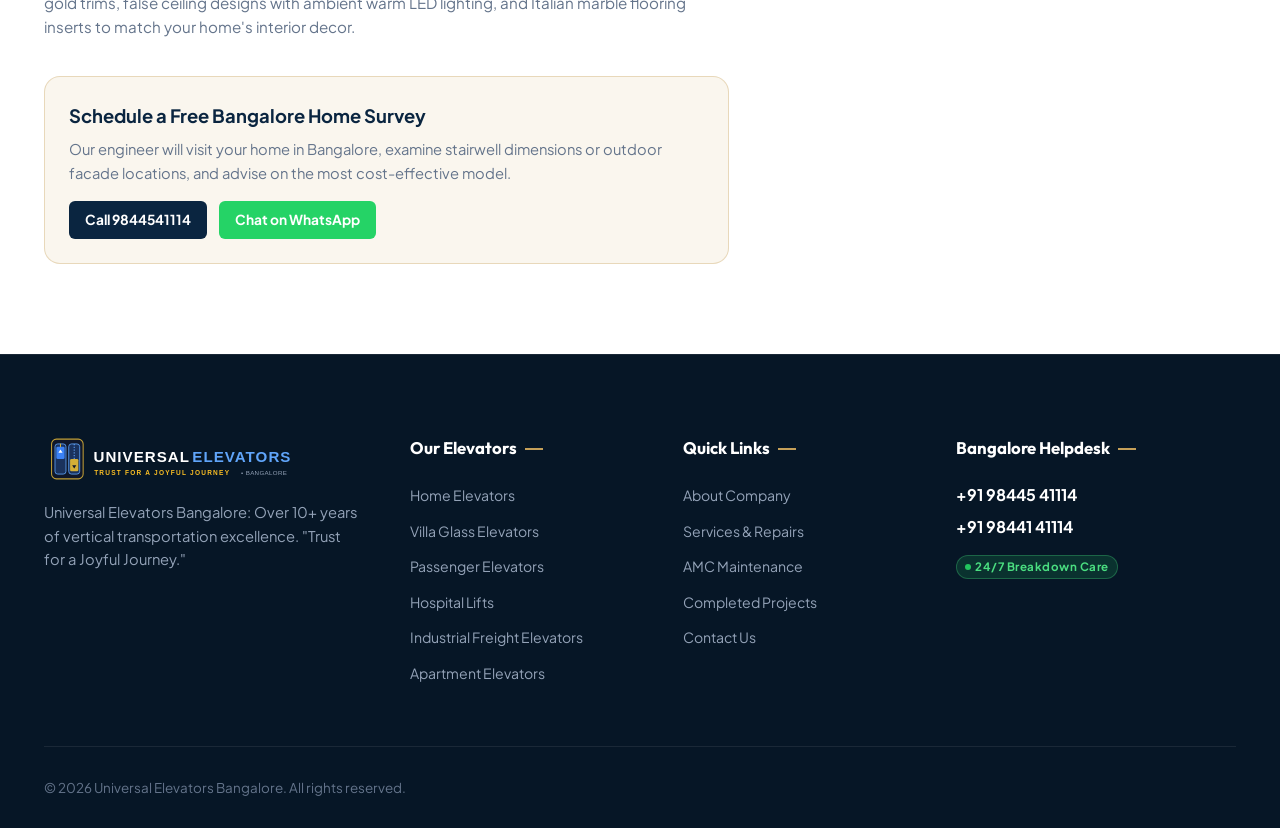
<file: home-elevators.html>
<!DOCTYPE html>
<html lang="en-IN">
<head>
  <meta charset="UTF-8">
  <meta name="viewport" content="width=device-width, initial-scale=1.0">
  <title>Home Elevators Bangalore | Compact, Pitless Residential Lifts | Universal Elevators</title>
  <meta name="description" content="Discover Universal Elevators home lifts in Bangalore. Pitless options, single-phase power, 2 to 5 passenger capacities, whisper-quiet operation. Call 9844541114.">
  <link rel="icon" href="assets/images/favicon.svg" type="image/svg+xml">
  <link rel="stylesheet" href="css/style.css">
</head>
<body>

  <!-- Top Bar -->
  <div class="top-bar">
    <div class="container top-bar-inner">
      <div class="top-bar-left">
        <span class="top-bar-item">Bangalore, Karnataka</span>
        <span class="top-bar-item">10+ Years Experience</span>
      </div>
      <div class="top-bar-right">
        <span class="badge-247"><span class="pulse-dot"></span> 24/7 Support</span>
        <span class="top-bar-item">
          <a href="tel:9844541114">9844541114</a> / <a href="tel:9844141114">9844141114</a>
        </span>
      </div>
    </div>
  </div>

  <!-- Header -->
  <header class="header">
    <div class="container header-inner">
      <a href="index.html" class="logo-wrapper">
        <img src="assets/images/logo.svg" alt="Universal Elevators" class="logo-img" width="320" height="52">
      </a>
      <nav class="nav-desktop">
        <a href="index.html" class="nav-link">Home</a>
        <a href="about.html" class="nav-link">About Us</a>
        <a href="elevators.html" class="nav-link active">Our Elevators</a>
        <a href="services.html" class="nav-link">Services</a>
        <a href="amc.html" class="nav-link">AMC Plans</a>
        <a href="projects.html" class="nav-link">Projects</a>
        <a href="contact.html" class="nav-link">Contact</a>
      </nav>
      <div class="nav-cta-group">
        <a href="tel:9844541114" class="btn btn-outline btn-sm">Call Now</a>
        <a href="contact.html" class="btn btn-primary btn-sm">Get Free Quote</a>
        <button class="menu-toggle" aria-label="Open Menu">
          <svg width="26" height="26" viewBox="0 0 24 24" fill="none" stroke="currentColor" stroke-width="2.2"><line x1="3" y1="12" x2="21" y2="12"></line><line x1="3" y1="6" x2="21" y2="6"></line><line x1="3" y1="18" x2="21" y2="18"></line></svg>
        </button>
      </div>
    </div>
  </header>

  <!-- Mobile Drawer -->
  <div class="drawer-overlay" aria-hidden="true"></div>
  <aside class="mobile-drawer">
    <div class="drawer-header">
      <img src="assets/images/logo.svg" alt="Universal Elevators" height="38">
      <button class="drawer-close" aria-label="Close"><svg width="24" height="24" viewBox="0 0 24 24" fill="none" stroke="currentColor" stroke-width="2"><line x1="18" y1="6" x2="6" y2="18"></line><line x1="6" y1="6" x2="18" y2="18"></line></svg></button>
    </div>
    <nav class="drawer-nav">
      <a href="index.html" class="drawer-link"><span>Home</span> <span>01</span></a>
      <a href="about.html" class="drawer-link"><span>About Us</span> <span>02</span></a>
      <a href="elevators.html" class="drawer-link active"><span>Our Elevators</span> <span>03</span></a>
      <a href="services.html" class="drawer-link"><span>Services &amp; AMC</span> <span>04</span></a>
      <a href="amc.html" class="drawer-link"><span>AMC Maintenance</span> <span>05</span></a>
      <a href="projects.html" class="drawer-link"><span>Projects Gallery</span> <span>06</span></a>
      <a href="contact.html" class="drawer-link"><span>Contact Us</span> <span>07</span></a>
    </nav>
  </aside>

  <main>
    <section class="page-hero">
      <div class="container">
        <div class="breadcrumbs">
          <a href="index.html">Home</a> <span>/</span>
          <a href="elevators.html">Our Elevators</a> <span>/</span>
          <span class="current">Home Elevators</span>
        </div>
        <h1 class="page-hero-title">Home Elevators for Independent Houses</h1>
        <p class="page-hero-desc">
          Engineered for effortless accessibility and architectural beauty inside Bangalore bungalows, duplexes, and multi-storey residences.
        </p>
      </div>
    </section>

    <!-- Detail Content -->
    <section class="section">
      <div class="container detail-grid">
        <!-- Main Description & Features -->
        <div>
          <div style="border-radius: var(--radius-xl); overflow: hidden; margin-bottom: 30px; box-shadow: var(--shadow-md);">
            <img src="assets/images/home-elevator.jpg" alt="Home Elevator Installation Bangalore" style="width: 100%; height: 420px; object-fit: cover;">
          </div>

          <p class="sec-head"><span>01</span>Product Overview</p>
          <h2 class="sec-title">Effortless Mobility, Zero Civil Stress</h2>
          <p style="font-size: 1.05rem; color: #475569; margin-bottom: 20px; line-height: 1.7;">
            Our residential home elevators are custom-designed for modern Indian homes. Whether you are constructing a new residence or looking to retrofit a lift into an existing staircase, our compact systems require no deep pit digging or high overhead machine rooms.
          </p>
          <p style="font-size: 0.95rem; color: #64748B; margin-bottom: 24px; line-height: 1.65;">
            Operated by state-of-the-art Gearless Permanent Magnet Synchronous Motor (PMSM) or precision hydraulic drives, these elevators run seamlessly on 230V single-phase household electricity, consuming no more power than a typical domestic air conditioner.
          </p>

          <h3 style="font-family: var(--font-heading); font-size: 1.4rem; color: var(--color-primary); margin: 32px 0 16px;">Key Advantages for Bangalore Homes</h3>
          <div class="feature-checkmarks">
            <div class="checkmark-item">
              <svg viewBox="0 0 24 24" fill="none" stroke="currentColor" stroke-width="2.5"><polyline points="20 6 9 17 4 12"/></svg>
              <span><strong>Pitless / Low Pit:</strong> Requires only 150mm to 200mm pit depth.</span>
            </div>
            <div class="checkmark-item">
              <svg viewBox="0 0 24 24" fill="none" stroke="currentColor" stroke-width="2.5"><polyline points="20 6 9 17 4 12"/></svg>
              <span><strong>Single-Phase Power:</strong> Plugs into standard 230V power line.</span>
            </div>
            <div class="checkmark-item">
              <svg viewBox="0 0 24 24" fill="none" stroke="currentColor" stroke-width="2.5"><polyline points="20 6 9 17 4 12"/></svg>
              <span><strong>Automatic Rescue (ARD):</strong> Safely opens doors during BESCOM power outages.</span>
            </div>
            <div class="checkmark-item">
              <svg viewBox="0 0 24 24" fill="none" stroke="currentColor" stroke-width="2.5"><polyline points="20 6 9 17 4 12"/></svg>
              <span><strong>Whisper Quiet:</strong> Sound dampening acoustic liners below 45 dB.</span>
            </div>
          </div>

          <h3 style="font-family: var(--font-heading); font-size: 1.4rem; color: var(--color-primary); margin: 32px 0 16px;">Cabin Finishing Options</h3>
          <p style="font-size: 0.95rem; color: #64748B; margin-bottom: 20px;">
            Choose from laminated glass panoramic walls, brushed hairline stainless steel, champagne gold trims, false ceiling designs with ambient warm LED lighting, and Italian marble flooring inserts to match your home's interior decor.
          </p>

          <div style="margin-top: 36px; padding: 24px; background: var(--color-gold-light); border: 1px solid var(--color-gold-border); border-radius: var(--radius-lg);">
            <h4 style="color: var(--color-primary); font-size: 1.15rem; margin-bottom: 8px;">Schedule a Free Bangalore Home Survey</h4>
            <p style="color: #64748B; font-size: 0.92rem; margin-bottom: 16px;">Our engineer will visit your home in Bangalore, examine stairwell dimensions or outdoor facade locations, and advise on the most cost-effective model.</p>
            <div style="display: flex; gap: 12px; flex-wrap: wrap;">
              <a href="tel:9844541114" class="btn btn-secondary btn-sm">Call 9844541114</a>
              <a href="https://wa.me/919844541114?text=Hello%20Universal%20Elevators,%20I%20am%20interested%20in%20a%20Home%20Elevator%20in%20Bangalore." target="_blank" rel="noopener" class="btn btn-whatsapp btn-sm">Chat on WhatsApp</a>
            </div>
          </div>
        </div>

        <!-- Technical Specs Sidebar -->
        <aside class="detail-specs-card">
          <h3>
            <svg width="22" height="22" viewBox="0 0 24 24" fill="none" stroke="currentColor" stroke-width="2"><rect x="3" y="3" width="18" height="18" rx="2"/><line x1="9" y1="3" x2="9" y2="21"/></svg>
            Technical Specifications
          </h3>
          <table class="specs-table">
            <tbody>
              <tr><td>Capacity</td><td>200 kg to 400 kg (2 to 5 Persons)</td></tr>
              <tr><td>Travel Height</td><td>Up to 15 meters (G + 4 Floors)</td></tr>
              <tr><td>Rated Speed</td><td>0.3 m/s to 0.6 m/s (Smooth &amp; Safe)</td></tr>
              <tr><td>Drive System</td><td>Gearless PMSM / Hydraulic MRL</td></tr>
              <tr><td>Power Supply</td><td>Single Phase 230V / 3-Phase 415V</td></tr>
              <tr><td>Pit Depth Required</td><td>150 mm to 300 mm (Pitless Option)</td></tr>
              <tr><td>Headroom Required</td><td>2600 mm to 2800 mm</td></tr>
              <tr><td>Door System</td><td>Automatic Centre Opening / Swing Glass</td></tr>
              <tr><td>Safety Standard</td><td>IS 14665 / EN 81-41 Compliant</td></tr>
              <tr><td>Backup System</td><td>Automatic Rescue Device (ARD) Built-in</td></tr>
            </tbody>
          </table>

          <a href="contact.html" class="btn btn-primary" style="width: 100%; justify-content: center;">
            Request Home Elevator Quote
          </a>
        </aside>
      </div>
    </section>
  </main>

  <!-- Footer -->
  <footer class="footer">
    <div class="container">
      <div class="footer-top">
        <div class="footer-brand">
          <img src="assets/images/logo-white.svg" alt="Universal Elevators" class="footer-logo" width="280" height="48">
          <p>Universal Elevators Bangalore: Over 10+ years of vertical transportation excellence. "Trust for a Joyful Journey."</p>
        </div>
        <div>
          <h4 class="footer-col-title">Our Elevators</h4>
          <ul class="footer-links">
            <li><a href="home-elevators.html">Home Elevators</a></li>
            <li><a href="villa-elevators.html">Villa Glass Elevators</a></li>
            <li><a href="passenger-elevators.html">Passenger Elevators</a></li>
            <li><a href="hospital-elevators.html">Hospital Lifts</a></li>
            <li><a href="industrial-elevators.html">Industrial Freight Elevators</a></li>
            <li><a href="apartment-elevators.html">Apartment Elevators</a></li>
          </ul>
        </div>
        <div>
          <h4 class="footer-col-title">Quick Links</h4>
          <ul class="footer-links">
            <li><a href="about.html">About Company</a></li>
            <li><a href="services.html">Services &amp; Repairs</a></li>
            <li><a href="amc.html">AMC Maintenance</a></li>
            <li><a href="projects.html">Completed Projects</a></li>
            <li><a href="contact.html">Contact Us</a></li>
          </ul>
        </div>
        <div>
          <h4 class="footer-col-title">Bangalore Helpdesk</h4>
          <a href="tel:9844541114" style="color: #FFFFFF; font-weight: 700; display: block; margin-bottom: 6px;">+91 98445 41114</a>
          <a href="tel:9844141114" style="color: #FFFFFF; font-weight: 700; display: block; margin-bottom: 12px;">+91 98441 41114</a>
          <span class="badge-247"><span class="pulse-dot"></span> 24/7 Breakdown Care</span>
        </div>
      </div>
      <div class="footer-bottom">
        <div>&copy; 2026 Universal Elevators Bangalore. All rights reserved.</div>
      </div>
    </div>
  </footer>

  <a href="https://wa.me/919844541114?text=Hello%20Universal%20Elevators" target="_blank" rel="noopener" class="floating-whatsapp" aria-label="WhatsApp">
    <span class="floating-whatsapp-tooltip">Chat with Bangalore Engineers</span>
    <svg viewBox="0 0 24 24" fill="currentColor"><path d="M12.04 2C6.58 2 2.13 6.45 2.13 11.91C2.13 13.66 2.59 15.36 3.45 16.86L2.05 22L7.3 20.62C8.75 21.41 10.38 21.83 12.04 21.83C17.5 21.83 21.95 17.38 21.95 11.92C21.95 9.27 20.92 6.78 19.05 4.91C17.18 3.03 14.69 2 12.04 2ZM12.05 20.16C10.57 20.16 9.12 19.76 7.85 19.01L7.55 18.83L4.43 19.65L5.26 16.61L5.06 16.29C4.24 14.99 3.81 13.47 3.81 11.91C3.81 7.37 7.5 3.68 12.05 3.68C14.25 3.68 16.32 4.54 17.88 6.1C19.44 7.66 20.3 9.73 20.3 11.93C20.29 16.48 16.59 20.16 12.05 20.16ZM16.57 14.39C16.32 14.27 15.1 13.67 14.87 13.59C14.64 13.5 14.47 13.46 14.31 13.71C14.14 13.96 13.66 14.52 13.51 14.69C13.37 14.85 13.22 14.88 12.97 14.75C12.72 14.63 11.92 14.37 10.97 13.52C10.23 12.86 9.73 12.05 9.58 11.8C9.44 11.55 9.56 11.42 9.69 11.3C9.8 11.19 9.94 11.01 10.06 10.87C10.18 10.73 10.23 10.63 10.31 10.46C10.39 10.3 10.35 10.15 10.29 10.03C10.23 9.91 9.73 8.68 9.53 8.17C9.33 7.68 9.12 7.74 8.97 7.73C8.82 7.73 8.66 7.72 8.49 7.72C8.32 7.72 8.05 7.78 7.82 8.03C7.59 8.28 6.95 8.88 6.95 10.1C6.95 11.32 7.84 12.49 7.96 12.66C8.08 12.82 9.71 15.33 12.2 16.4C12.79 16.66 13.25 16.81 13.61 16.93C14.21 17.12 14.75 17.09 15.18 17.03C15.66 16.96 16.67 16.42 16.88 15.83C17.09 15.24 17.09 14.74 17.03 14.63C16.97 14.53 16.82 14.51 16.57 14.39Z"/></svg>
  </a>

  <div class="mobile-action-bar">
    <div class="mobile-action-grid">
      <a href="tel:9844541114" class="btn btn-secondary btn-sm" style="width: 100%;">Call 9844541114</a>
      <a href="https://wa.me/919844541114?text=Hello%20Universal%20Elevators" target="_blank" rel="noopener" class="btn btn-whatsapp btn-sm" style="width: 100%;">WhatsApp</a>
    </div>
  </div>

  <button class="scroll-top-btn" aria-label="Scroll to Top"><svg width="20" height="20" viewBox="0 0 24 24" fill="none" stroke="currentColor" stroke-width="2.5"><polyline points="18 15 12 9 6 15"/></svg></button>
  <script src="js/main.js"></script>
</body>
</html>
</file>
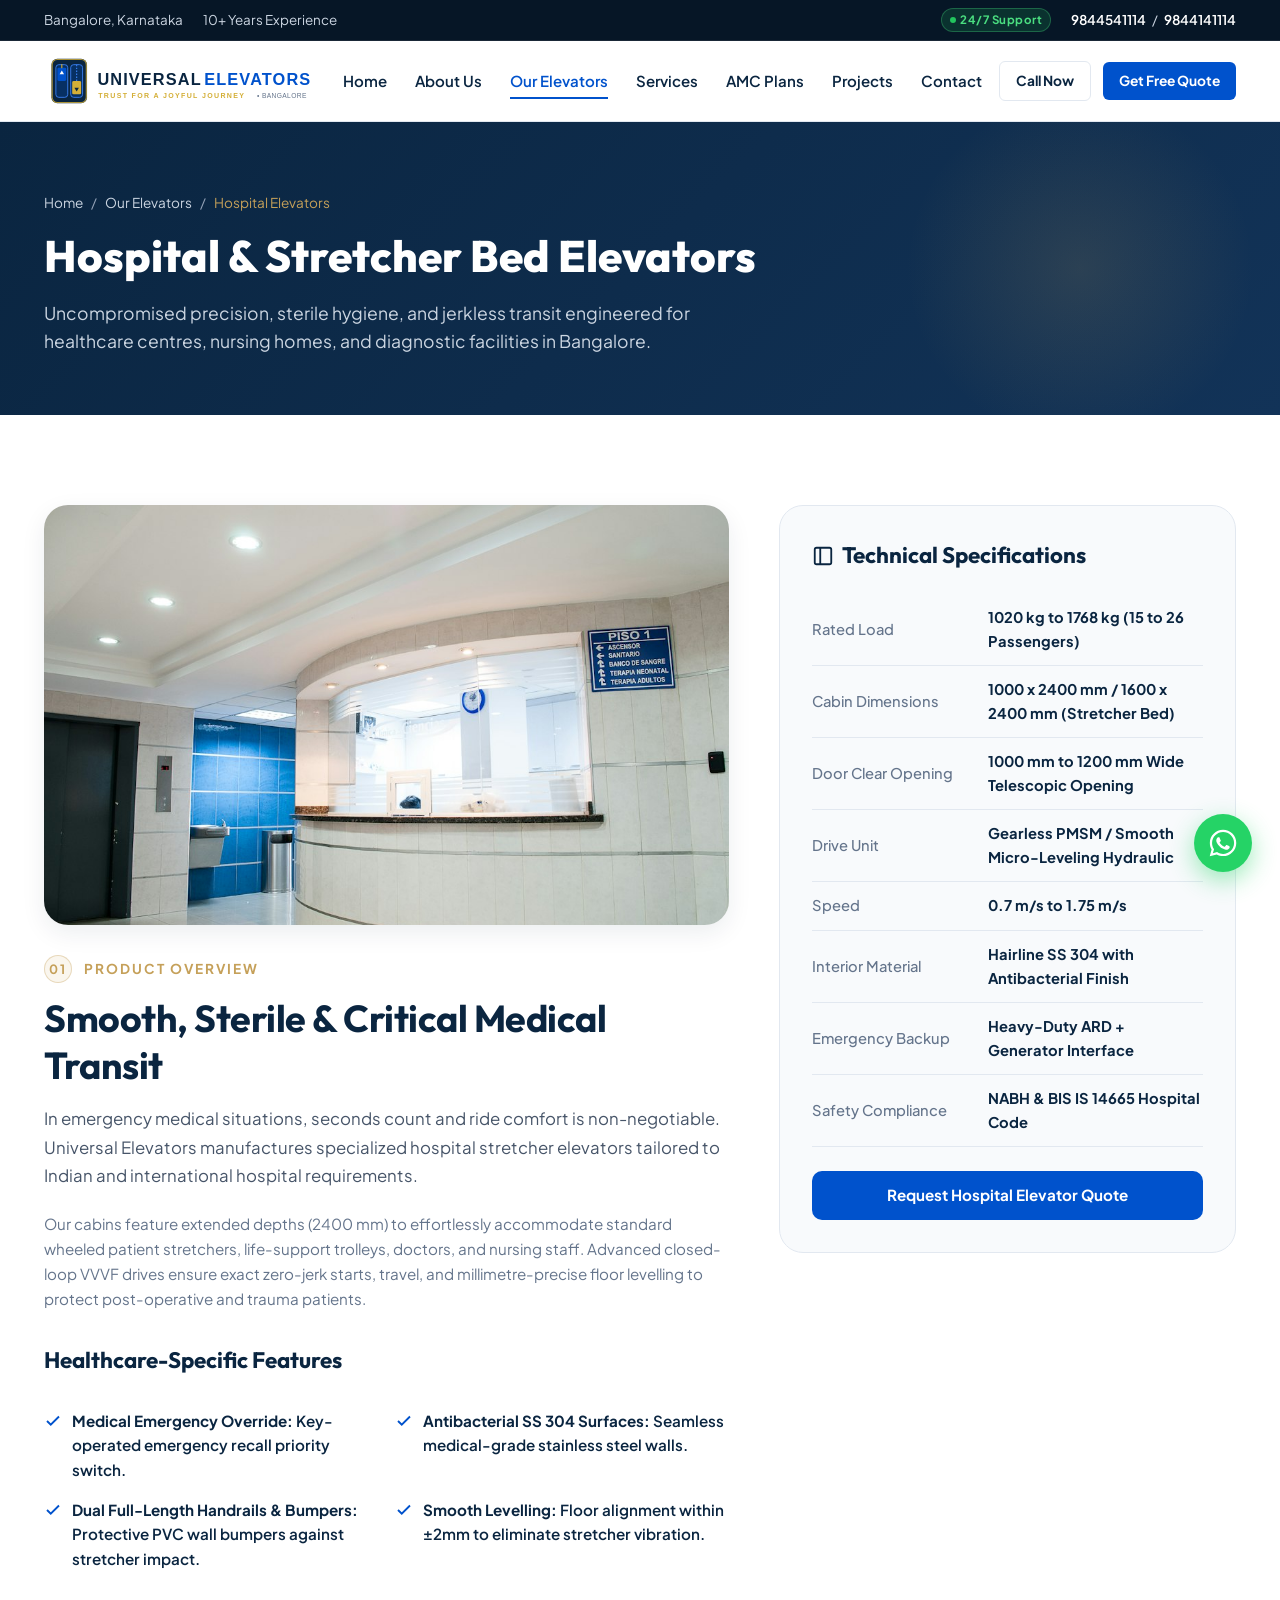
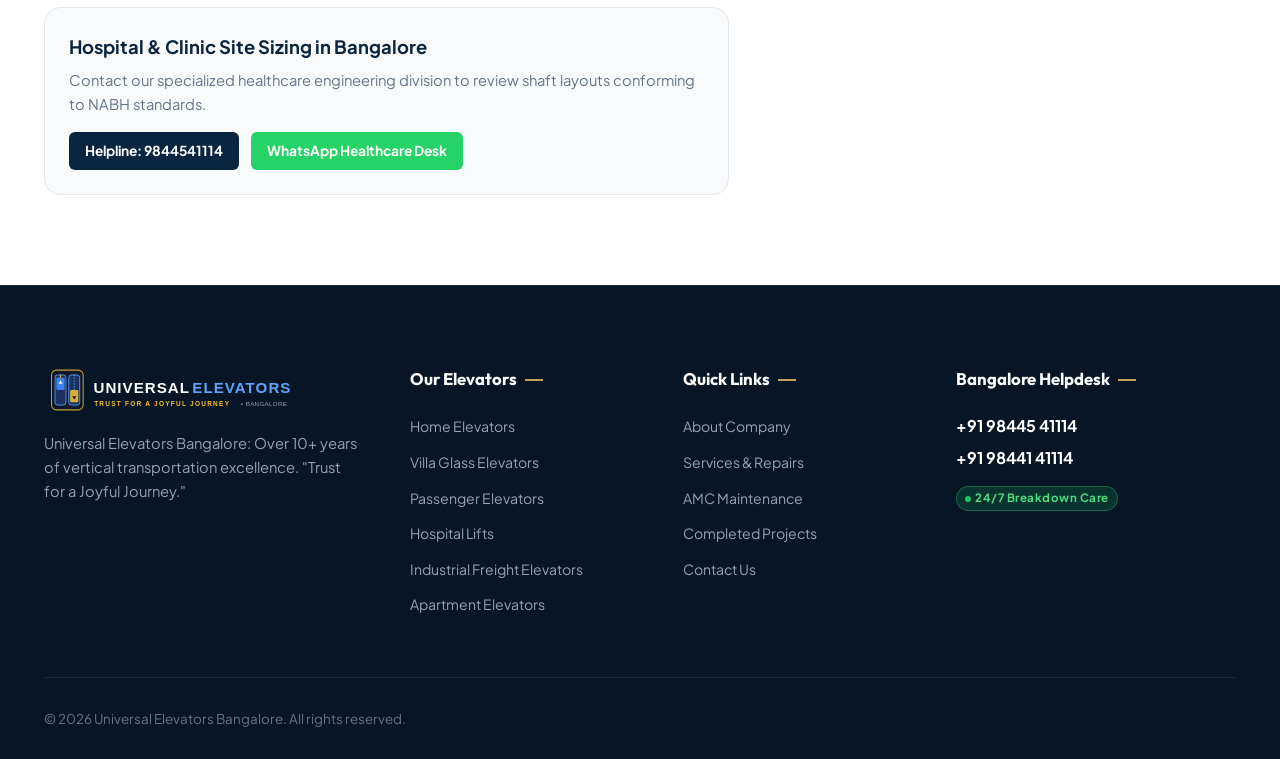
<file: hospital-elevators.html>
<!DOCTYPE html>
<html lang="en-IN">
<head>
  <meta charset="UTF-8">
  <meta name="viewport" content="width=device-width, initial-scale=1.0">
  <title>Hospital Elevators Bangalore | Stretcher &amp; Bed Lifts | Universal Elevators</title>
  <meta name="description" content="Hospital stretcher and bed elevators in Bangalore. Extended deep cabins, ultra-smooth levelling, antibacterial stainless steel, and priority medical override. Call 9844541114.">
  <link rel="icon" href="assets/images/favicon.svg" type="image/svg+xml">
  <link rel="stylesheet" href="css/style.css">
</head>
<body>
  <div class="top-bar">
    <div class="container top-bar-inner">
      <div class="top-bar-left">
        <span class="top-bar-item">Bangalore, Karnataka</span>
        <span class="top-bar-item">10+ Years Experience</span>
      </div>
      <div class="top-bar-right">
        <span class="badge-247"><span class="pulse-dot"></span> 24/7 Support</span>
        <span class="top-bar-item"><a href="tel:9844541114">9844541114</a> / <a href="tel:9844141114">9844141114</a></span>
      </div>
    </div>
  </div>

  <header class="header">
    <div class="container header-inner">
      <a href="index.html" class="logo-wrapper">
        <img src="assets/images/logo.svg" alt="Universal Elevators" class="logo-img" width="320" height="52">
      </a>
      <nav class="nav-desktop">
        <a href="index.html" class="nav-link">Home</a>
        <a href="about.html" class="nav-link">About Us</a>
        <a href="elevators.html" class="nav-link active">Our Elevators</a>
        <a href="services.html" class="nav-link">Services</a>
        <a href="amc.html" class="nav-link">AMC Plans</a>
        <a href="projects.html" class="nav-link">Projects</a>
        <a href="contact.html" class="nav-link">Contact</a>
      </nav>
      <div class="nav-cta-group">
        <a href="tel:9844541114" class="btn btn-outline btn-sm">Call Now</a>
        <a href="contact.html" class="btn btn-primary btn-sm">Get Free Quote</a>
        <button class="menu-toggle" aria-label="Open Menu">
          <svg width="26" height="26" viewBox="0 0 24 24" fill="none" stroke="currentColor" stroke-width="2.2"><line x1="3" y1="12" x2="21" y2="12"></line><line x1="3" y1="6" x2="21" y2="6"></line><line x1="3" y1="18" x2="21" y2="18"></line></svg>
        </button>
      </div>
    </div>
  </header>

  <div class="drawer-overlay" aria-hidden="true"></div>
  <aside class="mobile-drawer">
    <div class="drawer-header">
      <img src="assets/images/logo.svg" alt="Universal Elevators" height="38">
      <button class="drawer-close" aria-label="Close"><svg width="24" height="24" viewBox="0 0 24 24" fill="none" stroke="currentColor" stroke-width="2"><line x1="18" y1="6" x2="6" y2="18"></line><line x1="6" y1="6" x2="18" y2="18"></line></svg></button>
    </div>
    <nav class="drawer-nav">
      <a href="index.html" class="drawer-link"><span>Home</span> <span>01</span></a>
      <a href="about.html" class="drawer-link"><span>About Us</span> <span>02</span></a>
      <a href="elevators.html" class="drawer-link active"><span>Our Elevators</span> <span>03</span></a>
      <a href="services.html" class="drawer-link"><span>Services &amp; AMC</span> <span>04</span></a>
      <a href="amc.html" class="drawer-link"><span>AMC Maintenance</span> <span>05</span></a>
      <a href="projects.html" class="drawer-link"><span>Projects Gallery</span> <span>06</span></a>
      <a href="contact.html" class="drawer-link"><span>Contact Us</span> <span>07</span></a>
    </nav>
  </aside>

  <main>
    <section class="page-hero">
      <div class="container">
        <div class="breadcrumbs">
          <a href="index.html">Home</a> <span>/</span>
          <a href="elevators.html">Our Elevators</a> <span>/</span>
          <span class="current">Hospital Elevators</span>
        </div>
        <h1 class="page-hero-title">Hospital &amp; Stretcher Bed Elevators</h1>
        <p class="page-hero-desc">
          Uncompromised precision, sterile hygiene, and jerkless transit engineered for healthcare centres, nursing homes, and diagnostic facilities in Bangalore.
        </p>
      </div>
    </section>

    <section class="section">
      <div class="container detail-grid">
        <div>
          <div style="border-radius: var(--radius-xl); overflow: hidden; margin-bottom: 30px; box-shadow: var(--shadow-md);">
            <img src="assets/images/hospital-elevator.jpg" alt="Hospital Stretcher Elevator Bangalore" style="width: 100%; height: 420px; object-fit: cover;">
          </div>

          <p class="sec-head"><span>01</span>Product Overview</p>
          <h2 class="sec-title">Smooth, Sterile &amp; Critical Medical Transit</h2>
          <p style="font-size: 1.05rem; color: #475569; margin-bottom: 20px; line-height: 1.7;">
            In emergency medical situations, seconds count and ride comfort is non-negotiable. Universal Elevators manufactures specialized hospital stretcher elevators tailored to Indian and international hospital requirements.
          </p>
          <p style="font-size: 0.95rem; color: #64748B; margin-bottom: 24px; line-height: 1.65;">
            Our cabins feature extended depths (2400 mm) to effortlessly accommodate standard wheeled patient stretchers, life-support trolleys, doctors, and nursing staff. Advanced closed-loop VVVF drives ensure exact zero-jerk starts, travel, and millimetre-precise floor levelling to protect post-operative and trauma patients.
          </p>

          <h3 style="font-family: var(--font-heading); font-size: 1.4rem; color: var(--color-primary); margin: 32px 0 16px;">Healthcare-Specific Features</h3>
          <div class="feature-checkmarks">
            <div class="checkmark-item">
              <svg viewBox="0 0 24 24" fill="none" stroke="currentColor" stroke-width="2.5"><polyline points="20 6 9 17 4 12"/></svg>
              <span><strong>Medical Emergency Override:</strong> Key-operated emergency recall priority switch.</span>
            </div>
            <div class="checkmark-item">
              <svg viewBox="0 0 24 24" fill="none" stroke="currentColor" stroke-width="2.5"><polyline points="20 6 9 17 4 12"/></svg>
              <span><strong>Antibacterial SS 304 Surfaces:</strong> Seamless medical-grade stainless steel walls.</span>
            </div>
            <div class="checkmark-item">
              <svg viewBox="0 0 24 24" fill="none" stroke="currentColor" stroke-width="2.5"><polyline points="20 6 9 17 4 12"/></svg>
              <span><strong>Dual Full-Length Handrails &amp; Bumpers:</strong> Protective PVC wall bumpers against stretcher impact.</span>
            </div>
            <div class="checkmark-item">
              <svg viewBox="0 0 24 24" fill="none" stroke="currentColor" stroke-width="2.5"><polyline points="20 6 9 17 4 12"/></svg>
              <span><strong>Smooth Levelling:</strong> Floor alignment within ±2mm to eliminate stretcher vibration.</span>
            </div>
          </div>

          <div style="margin-top: 36px; padding: 24px; background: var(--color-bg-alt); border: 1px solid var(--color-border); border-radius: var(--radius-lg);">
            <h4 style="color: var(--color-primary); font-size: 1.15rem; margin-bottom: 8px;">Hospital &amp; Clinic Site Sizing in Bangalore</h4>
            <p style="color: #64748B; font-size: 0.92rem; margin-bottom: 16px;">Contact our specialized healthcare engineering division to review shaft layouts conforming to NABH standards.</p>
            <div style="display: flex; gap: 12px; flex-wrap: wrap;">
              <a href="tel:9844541114" class="btn btn-secondary btn-sm">Helpline: 9844541114</a>
              <a href="https://wa.me/919844541114?text=Hello%20Universal%20Elevators,%20I%20am%20enquiring%20about%20a%20Hospital%20Bed%20Elevator." target="_blank" rel="noopener" class="btn btn-whatsapp btn-sm">WhatsApp Healthcare Desk</a>
            </div>
          </div>
        </div>

        <aside class="detail-specs-card">
          <h3>
            <svg width="22" height="22" viewBox="0 0 24 24" fill="none" stroke="currentColor" stroke-width="2"><rect x="3" y="3" width="18" height="18" rx="2"/><line x1="9" y1="3" x2="9" y2="21"/></svg>
            Technical Specifications
          </h3>
          <table class="specs-table">
            <tbody>
              <tr><td>Rated Load</td><td>1020 kg to 1768 kg (15 to 26 Passengers)</td></tr>
              <tr><td>Cabin Dimensions</td><td>1000 x 2400 mm / 1600 x 2400 mm (Stretcher Bed)</td></tr>
              <tr><td>Door Clear Opening</td><td>1000 mm to 1200 mm Wide Telescopic Opening</td></tr>
              <tr><td>Drive Unit</td><td>Gearless PMSM / Smooth Micro-Leveling Hydraulic</td></tr>
              <tr><td>Speed</td><td>0.7 m/s to 1.75 m/s</td></tr>
              <tr><td>Interior Material</td><td>Hairline SS 304 with Antibacterial Finish</td></tr>
              <tr><td>Emergency Backup</td><td>Heavy-Duty ARD + Generator Interface</td></tr>
              <tr><td>Safety Compliance</td><td>NABH &amp; BIS IS 14665 Hospital Code</td></tr>
            </tbody>
          </table>
          <a href="contact.html" class="btn btn-primary" style="width: 100%; justify-content: center;">
            Request Hospital Elevator Quote
          </a>
        </aside>
      </div>
    </section>
  </main>

  <footer class="footer">
    <div class="container">
      <div class="footer-top">
        <div class="footer-brand">
          <img src="assets/images/logo-white.svg" alt="Universal Elevators" class="footer-logo" width="280" height="48">
          <p>Universal Elevators Bangalore: Over 10+ years of vertical transportation excellence. "Trust for a Joyful Journey."</p>
        </div>
        <div>
          <h4 class="footer-col-title">Our Elevators</h4>
          <ul class="footer-links">
            <li><a href="home-elevators.html">Home Elevators</a></li>
            <li><a href="villa-elevators.html">Villa Glass Elevators</a></li>
            <li><a href="passenger-elevators.html">Passenger Elevators</a></li>
            <li><a href="hospital-elevators.html">Hospital Lifts</a></li>
            <li><a href="industrial-elevators.html">Industrial Freight Elevators</a></li>
            <li><a href="apartment-elevators.html">Apartment Elevators</a></li>
          </ul>
        </div>
        <div>
          <h4 class="footer-col-title">Quick Links</h4>
          <ul class="footer-links">
            <li><a href="about.html">About Company</a></li>
            <li><a href="services.html">Services &amp; Repairs</a></li>
            <li><a href="amc.html">AMC Maintenance</a></li>
            <li><a href="projects.html">Completed Projects</a></li>
            <li><a href="contact.html">Contact Us</a></li>
          </ul>
        </div>
        <div>
          <h4 class="footer-col-title">Bangalore Helpdesk</h4>
          <a href="tel:9844541114" style="color: #FFFFFF; font-weight: 700; display: block; margin-bottom: 6px;">+91 98445 41114</a>
          <a href="tel:9844141114" style="color: #FFFFFF; font-weight: 700; display: block; margin-bottom: 12px;">+91 98441 41114</a>
          <span class="badge-247"><span class="pulse-dot"></span> 24/7 Breakdown Care</span>
        </div>
      </div>
      <div class="footer-bottom">
        <div>&copy; 2026 Universal Elevators Bangalore. All rights reserved.</div>
      </div>
    </div>
  </footer>

  <a href="https://wa.me/919844541114?text=Hello%20Universal%20Elevators" target="_blank" rel="noopener" class="floating-whatsapp" aria-label="WhatsApp">
    <span class="floating-whatsapp-tooltip">Chat with Bangalore Engineers</span>
    <svg viewBox="0 0 24 24" fill="currentColor"><path d="M12.04 2C6.58 2 2.13 6.45 2.13 11.91C2.13 13.66 2.59 15.36 3.45 16.86L2.05 22L7.3 20.62C8.75 21.41 10.38 21.83 12.04 21.83C17.5 21.83 21.95 17.38 21.95 11.92C21.95 9.27 20.92 6.78 19.05 4.91C17.18 3.03 14.69 2 12.04 2ZM12.05 20.16C10.57 20.16 9.12 19.76 7.85 19.01L7.55 18.83L4.43 19.65L5.26 16.61L5.06 16.29C4.24 14.99 3.81 13.47 3.81 11.91C3.81 7.37 7.5 3.68 12.05 3.68C14.25 3.68 16.32 4.54 17.88 6.1C19.44 7.66 20.3 9.73 20.3 11.93C20.29 16.48 16.59 20.16 12.05 20.16ZM16.57 14.39C16.32 14.27 15.1 13.67 14.87 13.59C14.64 13.5 14.47 13.46 14.31 13.71C14.14 13.96 13.66 14.52 13.51 14.69C13.37 14.85 13.22 14.88 12.97 14.75C12.72 14.63 11.92 14.37 10.97 13.52C10.23 12.86 9.73 12.05 9.58 11.8C9.44 11.55 9.56 11.42 9.69 11.3C9.8 11.19 9.94 11.01 10.06 10.87C10.18 10.73 10.23 10.63 10.31 10.46C10.39 10.3 10.35 10.15 10.29 10.03C10.23 9.91 9.73 8.68 9.53 8.17C9.33 7.68 9.12 7.74 8.97 7.73C8.82 7.73 8.66 7.72 8.49 7.72C8.32 7.72 8.05 7.78 7.82 8.03C7.59 8.28 6.95 8.88 6.95 10.1C6.95 11.32 7.84 12.49 7.96 12.66C8.08 12.82 9.71 15.33 12.2 16.4C12.79 16.66 13.25 16.81 13.61 16.93C14.21 17.12 14.75 17.09 15.18 17.03C15.66 16.96 16.67 16.42 16.88 15.83C17.09 15.24 17.09 14.74 17.03 14.63C16.97 14.53 16.82 14.51 16.57 14.39Z"/></svg>
  </a>

  <div class="mobile-action-bar">
    <div class="mobile-action-grid">
      <a href="tel:9844541114" class="btn btn-secondary btn-sm" style="width: 100%;">Call 9844541114</a>
      <a href="https://wa.me/919844541114?text=Hello%20Universal%20Elevators" target="_blank" rel="noopener" class="btn btn-whatsapp btn-sm" style="width: 100%;">WhatsApp</a>
    </div>
  </div>

  <button class="scroll-top-btn" aria-label="Scroll to Top"><svg width="20" height="20" viewBox="0 0 24 24" fill="none" stroke="currentColor" stroke-width="2.5"><polyline points="18 15 12 9 6 15"/></svg></button>
  <script src="js/main.js"></script>
</body>
</html>
</file>
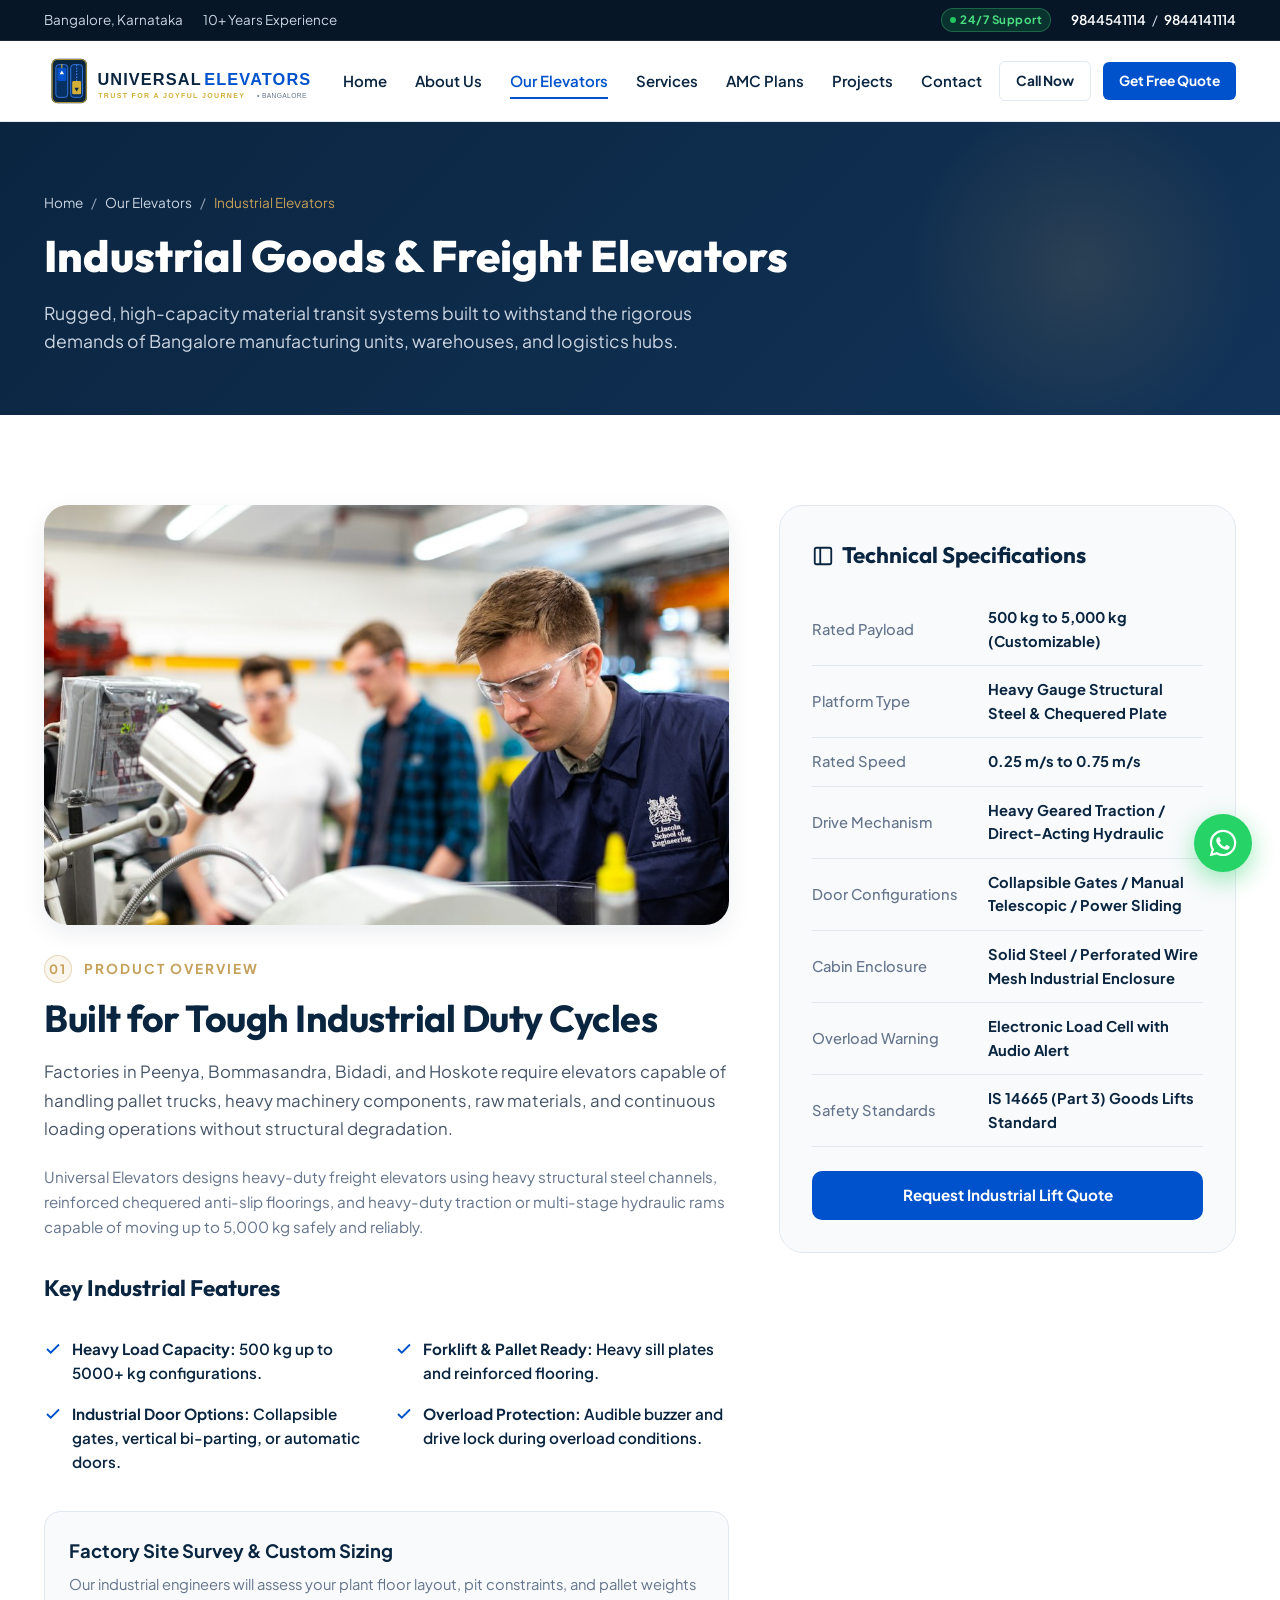
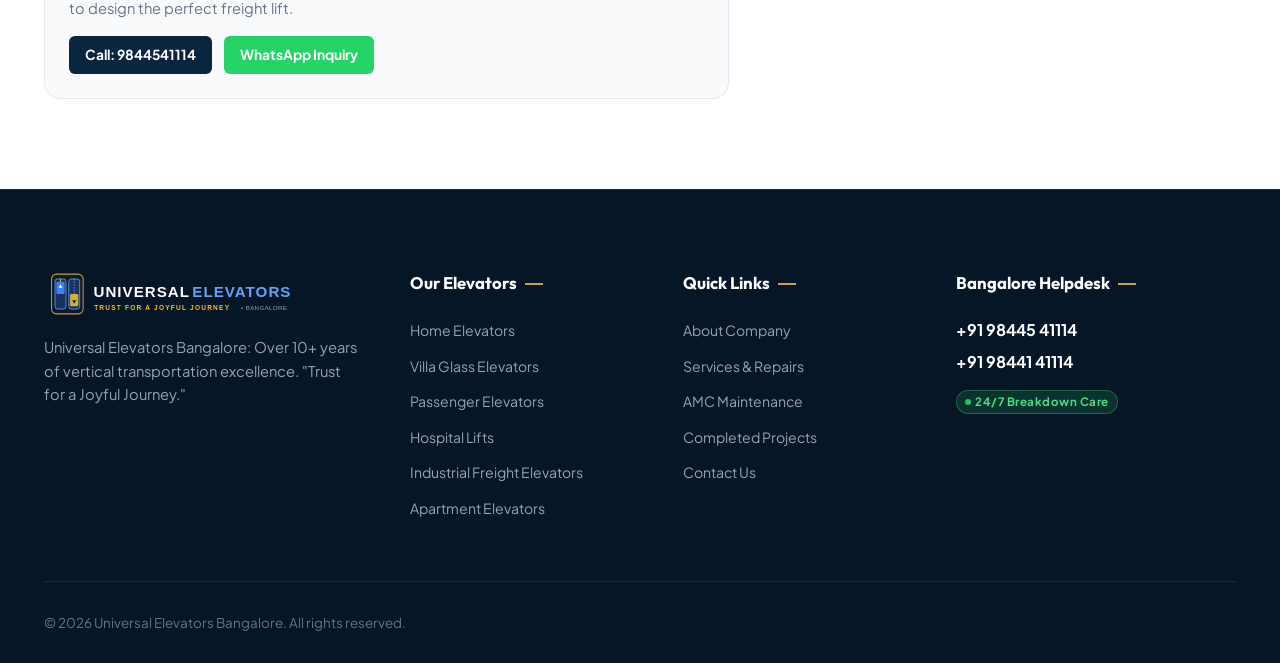
<file: industrial-elevators.html>
<!DOCTYPE html>
<html lang="en-IN">
<head>
  <meta charset="UTF-8">
  <meta name="viewport" content="width=device-width, initial-scale=1.0">
  <title>Industrial Goods &amp; Freight Elevators Bangalore | Universal Elevators</title>
  <meta name="description" content="Heavy duty industrial freight elevators and goods lifts in Bangalore. Capacities from 500 kg to 5000+ kg, forklift friendly, rugged steel construction. Call 9844541114.">
  <link rel="icon" href="assets/images/favicon.svg" type="image/svg+xml">
  <link rel="stylesheet" href="css/style.css">
</head>
<body>
  <div class="top-bar">
    <div class="container top-bar-inner">
      <div class="top-bar-left">
        <span class="top-bar-item">Bangalore, Karnataka</span>
        <span class="top-bar-item">10+ Years Experience</span>
      </div>
      <div class="top-bar-right">
        <span class="badge-247"><span class="pulse-dot"></span> 24/7 Support</span>
        <span class="top-bar-item"><a href="tel:9844541114">9844541114</a> / <a href="tel:9844141114">9844141114</a></span>
      </div>
    </div>
  </div>

  <header class="header">
    <div class="container header-inner">
      <a href="index.html" class="logo-wrapper">
        <img src="assets/images/logo.svg" alt="Universal Elevators" class="logo-img" width="320" height="52">
      </a>
      <nav class="nav-desktop">
        <a href="index.html" class="nav-link">Home</a>
        <a href="about.html" class="nav-link">About Us</a>
        <a href="elevators.html" class="nav-link active">Our Elevators</a>
        <a href="services.html" class="nav-link">Services</a>
        <a href="amc.html" class="nav-link">AMC Plans</a>
        <a href="projects.html" class="nav-link">Projects</a>
        <a href="contact.html" class="nav-link">Contact</a>
      </nav>
      <div class="nav-cta-group">
        <a href="tel:9844541114" class="btn btn-outline btn-sm">Call Now</a>
        <a href="contact.html" class="btn btn-primary btn-sm">Get Free Quote</a>
        <button class="menu-toggle" aria-label="Open Menu">
          <svg width="26" height="26" viewBox="0 0 24 24" fill="none" stroke="currentColor" stroke-width="2.2"><line x1="3" y1="12" x2="21" y2="12"></line><line x1="3" y1="6" x2="21" y2="6"></line><line x1="3" y1="18" x2="21" y2="18"></line></svg>
        </button>
      </div>
    </div>
  </header>

  <div class="drawer-overlay" aria-hidden="true"></div>
  <aside class="mobile-drawer">
    <div class="drawer-header">
      <img src="assets/images/logo.svg" alt="Universal Elevators" height="38">
      <button class="drawer-close" aria-label="Close"><svg width="24" height="24" viewBox="0 0 24 24" fill="none" stroke="currentColor" stroke-width="2"><line x1="18" y1="6" x2="6" y2="18"></line><line x1="6" y1="6" x2="18" y2="18"></line></svg></button>
    </div>
    <nav class="drawer-nav">
      <a href="index.html" class="drawer-link"><span>Home</span> <span>01</span></a>
      <a href="about.html" class="drawer-link"><span>About Us</span> <span>02</span></a>
      <a href="elevators.html" class="drawer-link active"><span>Our Elevators</span> <span>03</span></a>
      <a href="services.html" class="drawer-link"><span>Services &amp; AMC</span> <span>04</span></a>
      <a href="amc.html" class="drawer-link"><span>AMC Maintenance</span> <span>05</span></a>
      <a href="projects.html" class="drawer-link"><span>Projects Gallery</span> <span>06</span></a>
      <a href="contact.html" class="drawer-link"><span>Contact Us</span> <span>07</span></a>
    </nav>
  </aside>

  <main>
    <section class="page-hero">
      <div class="container">
        <div class="breadcrumbs">
          <a href="index.html">Home</a> <span>/</span>
          <a href="elevators.html">Our Elevators</a> <span>/</span>
          <span class="current">Industrial Elevators</span>
        </div>
        <h1 class="page-hero-title">Industrial Goods &amp; Freight Elevators</h1>
        <p class="page-hero-desc">
          Rugged, high-capacity material transit systems built to withstand the rigorous demands of Bangalore manufacturing units, warehouses, and logistics hubs.
        </p>
      </div>
    </section>

    <section class="section">
      <div class="container detail-grid">
        <div>
          <div style="border-radius: var(--radius-xl); overflow: hidden; margin-bottom: 30px; box-shadow: var(--shadow-md);">
            <img src="assets/images/industrial-elevator.jpg" alt="Industrial Goods Lift Bangalore" style="width: 100%; height: 420px; object-fit: cover;">
          </div>

          <p class="sec-head"><span>01</span>Product Overview</p>
          <h2 class="sec-title">Built for Tough Industrial Duty Cycles</h2>
          <p style="font-size: 1.05rem; color: #475569; margin-bottom: 20px; line-height: 1.7;">
            Factories in Peenya, Bommasandra, Bidadi, and Hoskote require elevators capable of handling pallet trucks, heavy machinery components, raw materials, and continuous loading operations without structural degradation.
          </p>
          <p style="font-size: 0.95rem; color: #64748B; margin-bottom: 24px; line-height: 1.65;">
            Universal Elevators designs heavy-duty freight elevators using heavy structural steel channels, reinforced chequered anti-slip floorings, and heavy-duty traction or multi-stage hydraulic rams capable of moving up to 5,000 kg safely and reliably.
          </p>

          <h3 style="font-family: var(--font-heading); font-size: 1.4rem; color: var(--color-primary); margin: 32px 0 16px;">Key Industrial Features</h3>
          <div class="feature-checkmarks">
            <div class="checkmark-item">
              <svg viewBox="0 0 24 24" fill="none" stroke="currentColor" stroke-width="2.5"><polyline points="20 6 9 17 4 12"/></svg>
              <span><strong>Heavy Load Capacity:</strong> 500 kg up to 5000+ kg configurations.</span>
            </div>
            <div class="checkmark-item">
              <svg viewBox="0 0 24 24" fill="none" stroke="currentColor" stroke-width="2.5"><polyline points="20 6 9 17 4 12"/></svg>
              <span><strong>Forklift &amp; Pallet Ready:</strong> Heavy sill plates and reinforced flooring.</span>
            </div>
            <div class="checkmark-item">
              <svg viewBox="0 0 24 24" fill="none" stroke="currentColor" stroke-width="2.5"><polyline points="20 6 9 17 4 12"/></svg>
              <span><strong>Industrial Door Options:</strong> Collapsible gates, vertical bi-parting, or automatic doors.</span>
            </div>
            <div class="checkmark-item">
              <svg viewBox="0 0 24 24" fill="none" stroke="currentColor" stroke-width="2.5"><polyline points="20 6 9 17 4 12"/></svg>
              <span><strong>Overload Protection:</strong> Audible buzzer and drive lock during overload conditions.</span>
            </div>
          </div>

          <div style="margin-top: 36px; padding: 24px; background: var(--color-bg-alt); border: 1px solid var(--color-border); border-radius: var(--radius-lg);">
            <h4 style="color: var(--color-primary); font-size: 1.15rem; margin-bottom: 8px;">Factory Site Survey &amp; Custom Sizing</h4>
            <p style="color: #64748B; font-size: 0.92rem; margin-bottom: 16px;">Our industrial engineers will assess your plant floor layout, pit constraints, and pallet weights to design the perfect freight lift.</p>
            <div style="display: flex; gap: 12px; flex-wrap: wrap;">
              <a href="tel:9844541114" class="btn btn-secondary btn-sm">Call: 9844541114</a>
              <a href="https://wa.me/919844541114?text=Hello%20Universal%20Elevators,%20I%20am%20enquiring%20about%20an%20Industrial%20Goods%20Lift." target="_blank" rel="noopener" class="btn btn-whatsapp btn-sm">WhatsApp Inquiry</a>
            </div>
          </div>
        </div>

        <aside class="detail-specs-card">
          <h3>
            <svg width="22" height="22" viewBox="0 0 24 24" fill="none" stroke="currentColor" stroke-width="2"><rect x="3" y="3" width="18" height="18" rx="2"/><line x1="9" y1="3" x2="9" y2="21"/></svg>
            Technical Specifications
          </h3>
          <table class="specs-table">
            <tbody>
              <tr><td>Rated Payload</td><td>500 kg to 5,000 kg (Customizable)</td></tr>
              <tr><td>Platform Type</td><td>Heavy Gauge Structural Steel &amp; Chequered Plate</td></tr>
              <tr><td>Rated Speed</td><td>0.25 m/s to 0.75 m/s</td></tr>
              <tr><td>Drive Mechanism</td><td>Heavy Geared Traction / Direct-Acting Hydraulic</td></tr>
              <tr><td>Door Configurations</td><td>Collapsible Gates / Manual Telescopic / Power Sliding</td></tr>
              <tr><td>Cabin Enclosure</td><td>Solid Steel / Perforated Wire Mesh Industrial Enclosure</td></tr>
              <tr><td>Overload Warning</td><td>Electronic Load Cell with Audio Alert</td></tr>
              <tr><td>Safety Standards</td><td>IS 14665 (Part 3) Goods Lifts Standard</td></tr>
            </tbody>
          </table>
          <a href="contact.html" class="btn btn-primary" style="width: 100%; justify-content: center;">
            Request Industrial Lift Quote
          </a>
        </aside>
      </div>
    </section>
  </main>

  <footer class="footer">
    <div class="container">
      <div class="footer-top">
        <div class="footer-brand">
          <img src="assets/images/logo-white.svg" alt="Universal Elevators" class="footer-logo" width="280" height="48">
          <p>Universal Elevators Bangalore: Over 10+ years of vertical transportation excellence. "Trust for a Joyful Journey."</p>
        </div>
        <div>
          <h4 class="footer-col-title">Our Elevators</h4>
          <ul class="footer-links">
            <li><a href="home-elevators.html">Home Elevators</a></li>
            <li><a href="villa-elevators.html">Villa Glass Elevators</a></li>
            <li><a href="passenger-elevators.html">Passenger Elevators</a></li>
            <li><a href="hospital-elevators.html">Hospital Lifts</a></li>
            <li><a href="industrial-elevators.html">Industrial Freight Elevators</a></li>
            <li><a href="apartment-elevators.html">Apartment Elevators</a></li>
          </ul>
        </div>
        <div>
          <h4 class="footer-col-title">Quick Links</h4>
          <ul class="footer-links">
            <li><a href="about.html">About Company</a></li>
            <li><a href="services.html">Services &amp; Repairs</a></li>
            <li><a href="amc.html">AMC Maintenance</a></li>
            <li><a href="projects.html">Completed Projects</a></li>
            <li><a href="contact.html">Contact Us</a></li>
          </ul>
        </div>
        <div>
          <h4 class="footer-col-title">Bangalore Helpdesk</h4>
          <a href="tel:9844541114" style="color: #FFFFFF; font-weight: 700; display: block; margin-bottom: 6px;">+91 98445 41114</a>
          <a href="tel:9844141114" style="color: #FFFFFF; font-weight: 700; display: block; margin-bottom: 12px;">+91 98441 41114</a>
          <span class="badge-247"><span class="pulse-dot"></span> 24/7 Breakdown Care</span>
        </div>
      </div>
      <div class="footer-bottom">
        <div>&copy; 2026 Universal Elevators Bangalore. All rights reserved.</div>
      </div>
    </div>
  </footer>

  <a href="https://wa.me/919844541114?text=Hello%20Universal%20Elevators" target="_blank" rel="noopener" class="floating-whatsapp" aria-label="WhatsApp">
    <span class="floating-whatsapp-tooltip">Chat with Bangalore Engineers</span>
    <svg viewBox="0 0 24 24" fill="currentColor"><path d="M12.04 2C6.58 2 2.13 6.45 2.13 11.91C2.13 13.66 2.59 15.36 3.45 16.86L2.05 22L7.3 20.62C8.75 21.41 10.38 21.83 12.04 21.83C17.5 21.83 21.95 17.38 21.95 11.92C21.95 9.27 20.92 6.78 19.05 4.91C17.18 3.03 14.69 2 12.04 2ZM12.05 20.16C10.57 20.16 9.12 19.76 7.85 19.01L7.55 18.83L4.43 19.65L5.26 16.61L5.06 16.29C4.24 14.99 3.81 13.47 3.81 11.91C3.81 7.37 7.5 3.68 12.05 3.68C14.25 3.68 16.32 4.54 17.88 6.1C19.44 7.66 20.3 9.73 20.3 11.93C20.29 16.48 16.59 20.16 12.05 20.16ZM16.57 14.39C16.32 14.27 15.1 13.67 14.87 13.59C14.64 13.5 14.47 13.46 14.31 13.71C14.14 13.96 13.66 14.52 13.51 14.69C13.37 14.85 13.22 14.88 12.97 14.75C12.72 14.63 11.92 14.37 10.97 13.52C10.23 12.86 9.73 12.05 9.58 11.8C9.44 11.55 9.56 11.42 9.69 11.3C9.8 11.19 9.94 11.01 10.06 10.87C10.18 10.73 10.23 10.63 10.31 10.46C10.39 10.3 10.35 10.15 10.29 10.03C10.23 9.91 9.73 8.68 9.53 8.17C9.33 7.68 9.12 7.74 8.97 7.73C8.82 7.73 8.66 7.72 8.49 7.72C8.32 7.72 8.05 7.78 7.82 8.03C7.59 8.28 6.95 8.88 6.95 10.1C6.95 11.32 7.84 12.49 7.96 12.66C8.08 12.82 9.71 15.33 12.2 16.4C12.79 16.66 13.25 16.81 13.61 16.93C14.21 17.12 14.75 17.09 15.18 17.03C15.66 16.96 16.67 16.42 16.88 15.83C17.09 15.24 17.09 14.74 17.03 14.63C16.97 14.53 16.82 14.51 16.57 14.39Z"/></svg>
  </a>

  <div class="mobile-action-bar">
    <div class="mobile-action-grid">
      <a href="tel:9844541114" class="btn btn-secondary btn-sm" style="width: 100%;">Call 9844541114</a>
      <a href="https://wa.me/919844541114?text=Hello%20Universal%20Elevators" target="_blank" rel="noopener" class="btn btn-whatsapp btn-sm" style="width: 100%;">WhatsApp</a>
    </div>
  </div>

  <button class="scroll-top-btn" aria-label="Scroll to Top"><svg width="20" height="20" viewBox="0 0 24 24" fill="none" stroke="currentColor" stroke-width="2.5"><polyline points="18 15 12 9 6 15"/></svg></button>
  <script src="js/main.js"></script>
</body>
</html>
</file>
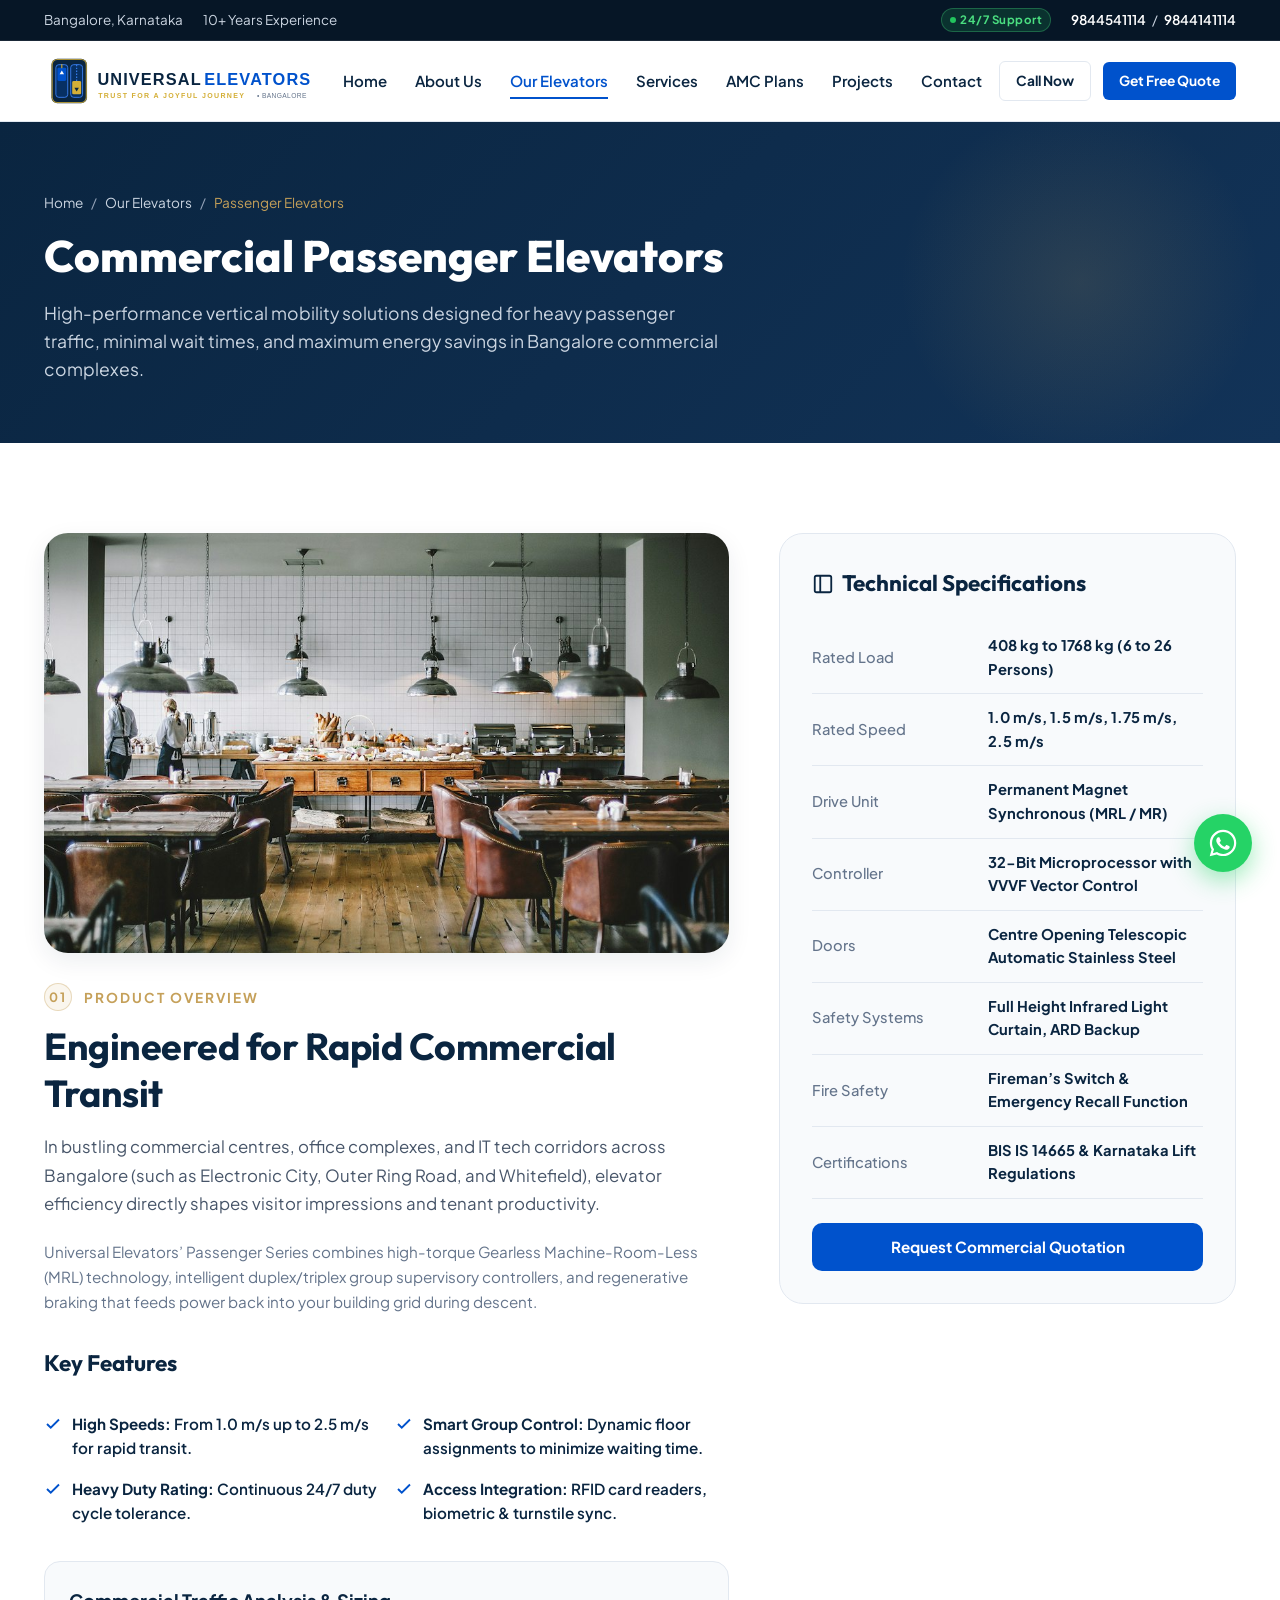
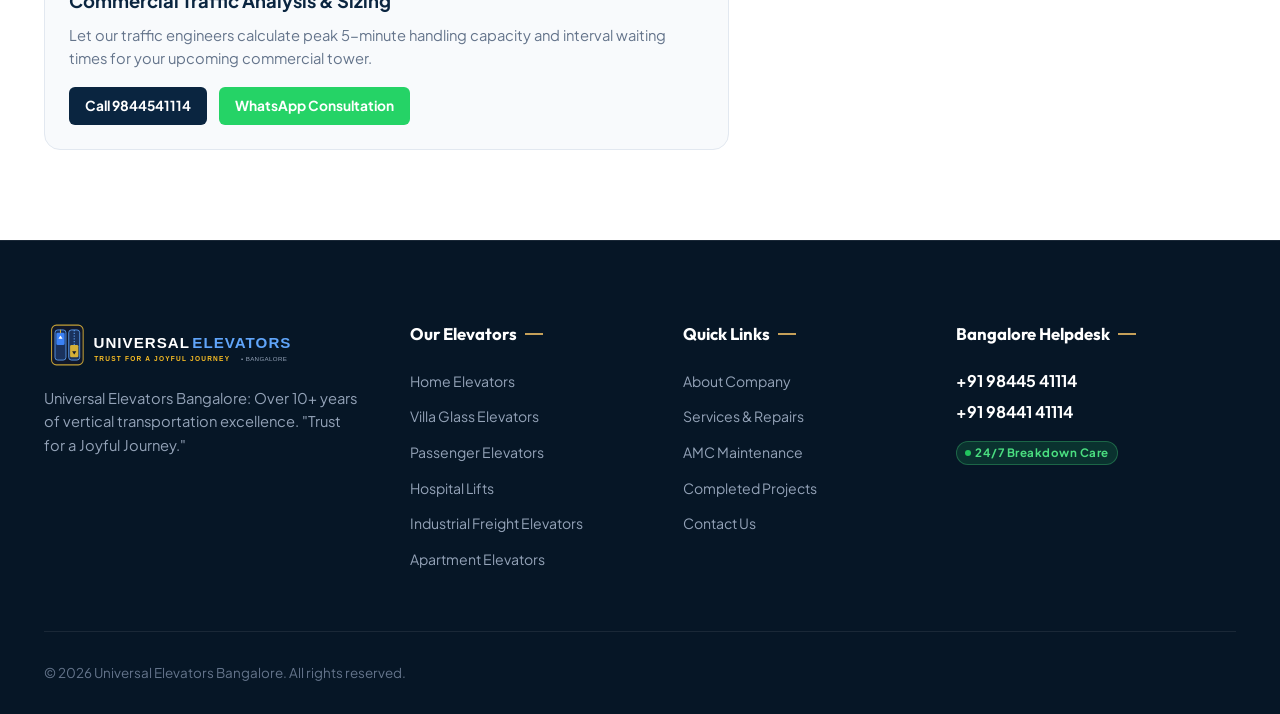
<file: passenger-elevators.html>
<!DOCTYPE html>
<html lang="en-IN">
<head>
  <meta charset="UTF-8">
  <meta name="viewport" content="width=device-width, initial-scale=1.0">
  <title>Commercial Passenger Elevators Bangalore | Universal Elevators</title>
  <meta name="description" content="High-speed commercial passenger elevators in Bangalore for corporate towers, retail malls &amp; tech parks. Speeds up to 2.5 m/s, intelligent dispatching. Call 9844541114.">
  <link rel="icon" href="assets/images/favicon.svg" type="image/svg+xml">
  <link rel="stylesheet" href="css/style.css">
</head>
<body>
  <div class="top-bar">
    <div class="container top-bar-inner">
      <div class="top-bar-left">
        <span class="top-bar-item">Bangalore, Karnataka</span>
        <span class="top-bar-item">10+ Years Experience</span>
      </div>
      <div class="top-bar-right">
        <span class="badge-247"><span class="pulse-dot"></span> 24/7 Support</span>
        <span class="top-bar-item"><a href="tel:9844541114">9844541114</a> / <a href="tel:9844141114">9844141114</a></span>
      </div>
    </div>
  </div>

  <header class="header">
    <div class="container header-inner">
      <a href="index.html" class="logo-wrapper">
        <img src="assets/images/logo.svg" alt="Universal Elevators" class="logo-img" width="320" height="52">
      </a>
      <nav class="nav-desktop">
        <a href="index.html" class="nav-link">Home</a>
        <a href="about.html" class="nav-link">About Us</a>
        <a href="elevators.html" class="nav-link active">Our Elevators</a>
        <a href="services.html" class="nav-link">Services</a>
        <a href="amc.html" class="nav-link">AMC Plans</a>
        <a href="projects.html" class="nav-link">Projects</a>
        <a href="contact.html" class="nav-link">Contact</a>
      </nav>
      <div class="nav-cta-group">
        <a href="tel:9844541114" class="btn btn-outline btn-sm">Call Now</a>
        <a href="contact.html" class="btn btn-primary btn-sm">Get Free Quote</a>
        <button class="menu-toggle" aria-label="Open Menu">
          <svg width="26" height="26" viewBox="0 0 24 24" fill="none" stroke="currentColor" stroke-width="2.2"><line x1="3" y1="12" x2="21" y2="12"></line><line x1="3" y1="6" x2="21" y2="6"></line><line x1="3" y1="18" x2="21" y2="18"></line></svg>
        </button>
      </div>
    </div>
  </header>

  <div class="drawer-overlay" aria-hidden="true"></div>
  <aside class="mobile-drawer">
    <div class="drawer-header">
      <img src="assets/images/logo.svg" alt="Universal Elevators" height="38">
      <button class="drawer-close" aria-label="Close"><svg width="24" height="24" viewBox="0 0 24 24" fill="none" stroke="currentColor" stroke-width="2"><line x1="18" y1="6" x2="6" y2="18"></line><line x1="6" y1="6" x2="18" y2="18"></line></svg></button>
    </div>
    <nav class="drawer-nav">
      <a href="index.html" class="drawer-link"><span>Home</span> <span>01</span></a>
      <a href="about.html" class="drawer-link"><span>About Us</span> <span>02</span></a>
      <a href="elevators.html" class="drawer-link active"><span>Our Elevators</span> <span>03</span></a>
      <a href="services.html" class="drawer-link"><span>Services &amp; AMC</span> <span>04</span></a>
      <a href="amc.html" class="drawer-link"><span>AMC Maintenance</span> <span>05</span></a>
      <a href="projects.html" class="drawer-link"><span>Projects Gallery</span> <span>06</span></a>
      <a href="contact.html" class="drawer-link"><span>Contact Us</span> <span>07</span></a>
    </nav>
  </aside>

  <main>
    <section class="page-hero">
      <div class="container">
        <div class="breadcrumbs">
          <a href="index.html">Home</a> <span>/</span>
          <a href="elevators.html">Our Elevators</a> <span>/</span>
          <span class="current">Passenger Elevators</span>
        </div>
        <h1 class="page-hero-title">Commercial Passenger Elevators</h1>
        <p class="page-hero-desc">
          High-performance vertical mobility solutions designed for heavy passenger traffic, minimal wait times, and maximum energy savings in Bangalore commercial complexes.
        </p>
      </div>
    </section>

    <section class="section">
      <div class="container detail-grid">
        <div>
          <div style="border-radius: var(--radius-xl); overflow: hidden; margin-bottom: 30px; box-shadow: var(--shadow-md);">
            <img src="assets/images/passenger-elevator.jpg" alt="Commercial Passenger Elevator Bangalore" style="width: 100%; height: 420px; object-fit: cover;">
          </div>

          <p class="sec-head"><span>01</span>Product Overview</p>
          <h2 class="sec-title">Engineered for Rapid Commercial Transit</h2>
          <p style="font-size: 1.05rem; color: #475569; margin-bottom: 20px; line-height: 1.7;">
            In bustling commercial centres, office complexes, and IT tech corridors across Bangalore (such as Electronic City, Outer Ring Road, and Whitefield), elevator efficiency directly shapes visitor impressions and tenant productivity.
          </p>
          <p style="font-size: 0.95rem; color: #64748B; margin-bottom: 24px; line-height: 1.65;">
            Universal Elevators’ Passenger Series combines high-torque Gearless Machine-Room-Less (MRL) technology, intelligent duplex/triplex group supervisory controllers, and regenerative braking that feeds power back into your building grid during descent.
          </p>

          <h3 style="font-family: var(--font-heading); font-size: 1.4rem; color: var(--color-primary); margin: 32px 0 16px;">Key Features</h3>
          <div class="feature-checkmarks">
            <div class="checkmark-item">
              <svg viewBox="0 0 24 24" fill="none" stroke="currentColor" stroke-width="2.5"><polyline points="20 6 9 17 4 12"/></svg>
              <span><strong>High Speeds:</strong> From 1.0 m/s up to 2.5 m/s for rapid transit.</span>
            </div>
            <div class="checkmark-item">
              <svg viewBox="0 0 24 24" fill="none" stroke="currentColor" stroke-width="2.5"><polyline points="20 6 9 17 4 12"/></svg>
              <span><strong>Smart Group Control:</strong> Dynamic floor assignments to minimize waiting time.</span>
            </div>
            <div class="checkmark-item">
              <svg viewBox="0 0 24 24" fill="none" stroke="currentColor" stroke-width="2.5"><polyline points="20 6 9 17 4 12"/></svg>
              <span><strong>Heavy Duty Rating:</strong> Continuous 24/7 duty cycle tolerance.</span>
            </div>
            <div class="checkmark-item">
              <svg viewBox="0 0 24 24" fill="none" stroke="currentColor" stroke-width="2.5"><polyline points="20 6 9 17 4 12"/></svg>
              <span><strong>Access Integration:</strong> RFID card readers, biometric &amp; turnstile sync.</span>
            </div>
          </div>

          <div style="margin-top: 36px; padding: 24px; background: var(--color-bg-alt); border: 1px solid var(--color-border); border-radius: var(--radius-lg);">
            <h4 style="color: var(--color-primary); font-size: 1.15rem; margin-bottom: 8px;">Commercial Traffic Analysis &amp; Sizing</h4>
            <p style="color: #64748B; font-size: 0.92rem; margin-bottom: 16px;">Let our traffic engineers calculate peak 5-minute handling capacity and interval waiting times for your upcoming commercial tower.</p>
            <div style="display: flex; gap: 12px; flex-wrap: wrap;">
              <a href="tel:9844541114" class="btn btn-secondary btn-sm">Call 9844541114</a>
              <a href="https://wa.me/919844541114?text=Hello%20Universal%20Elevators,%20I%20need%20a%20Passenger%20Elevator%20consultation." target="_blank" rel="noopener" class="btn btn-whatsapp btn-sm">WhatsApp Consultation</a>
            </div>
          </div>
        </div>

        <aside class="detail-specs-card">
          <h3>
            <svg width="22" height="22" viewBox="0 0 24 24" fill="none" stroke="currentColor" stroke-width="2"><rect x="3" y="3" width="18" height="18" rx="2"/><line x1="9" y1="3" x2="9" y2="21"/></svg>
            Technical Specifications
          </h3>
          <table class="specs-table">
            <tbody>
              <tr><td>Rated Load</td><td>408 kg to 1768 kg (6 to 26 Persons)</td></tr>
              <tr><td>Rated Speed</td><td>1.0 m/s, 1.5 m/s, 1.75 m/s, 2.5 m/s</td></tr>
              <tr><td>Drive Unit</td><td>Permanent Magnet Synchronous (MRL / MR)</td></tr>
              <tr><td>Controller</td><td>32-Bit Microprocessor with VVVF Vector Control</td></tr>
              <tr><td>Doors</td><td>Centre Opening Telescopic Automatic Stainless Steel</td></tr>
              <tr><td>Safety Systems</td><td>Full Height Infrared Light Curtain, ARD Backup</td></tr>
              <tr><td>Fire Safety</td><td>Fireman’s Switch &amp; Emergency Recall Function</td></tr>
              <tr><td>Certifications</td><td>BIS IS 14665 &amp; Karnataka Lift Regulations</td></tr>
            </tbody>
          </table>
          <a href="contact.html" class="btn btn-primary" style="width: 100%; justify-content: center;">
            Request Commercial Quotation
          </a>
        </aside>
      </div>
    </section>
  </main>

  <footer class="footer">
    <div class="container">
      <div class="footer-top">
        <div class="footer-brand">
          <img src="assets/images/logo-white.svg" alt="Universal Elevators" class="footer-logo" width="280" height="48">
          <p>Universal Elevators Bangalore: Over 10+ years of vertical transportation excellence. "Trust for a Joyful Journey."</p>
        </div>
        <div>
          <h4 class="footer-col-title">Our Elevators</h4>
          <ul class="footer-links">
            <li><a href="home-elevators.html">Home Elevators</a></li>
            <li><a href="villa-elevators.html">Villa Glass Elevators</a></li>
            <li><a href="passenger-elevators.html">Passenger Elevators</a></li>
            <li><a href="hospital-elevators.html">Hospital Lifts</a></li>
            <li><a href="industrial-elevators.html">Industrial Freight Elevators</a></li>
            <li><a href="apartment-elevators.html">Apartment Elevators</a></li>
          </ul>
        </div>
        <div>
          <h4 class="footer-col-title">Quick Links</h4>
          <ul class="footer-links">
            <li><a href="about.html">About Company</a></li>
            <li><a href="services.html">Services &amp; Repairs</a></li>
            <li><a href="amc.html">AMC Maintenance</a></li>
            <li><a href="projects.html">Completed Projects</a></li>
            <li><a href="contact.html">Contact Us</a></li>
          </ul>
        </div>
        <div>
          <h4 class="footer-col-title">Bangalore Helpdesk</h4>
          <a href="tel:9844541114" style="color: #FFFFFF; font-weight: 700; display: block; margin-bottom: 6px;">+91 98445 41114</a>
          <a href="tel:9844141114" style="color: #FFFFFF; font-weight: 700; display: block; margin-bottom: 12px;">+91 98441 41114</a>
          <span class="badge-247"><span class="pulse-dot"></span> 24/7 Breakdown Care</span>
        </div>
      </div>
      <div class="footer-bottom">
        <div>&copy; 2026 Universal Elevators Bangalore. All rights reserved.</div>
      </div>
    </div>
  </footer>

  <a href="https://wa.me/919844541114?text=Hello%20Universal%20Elevators" target="_blank" rel="noopener" class="floating-whatsapp" aria-label="WhatsApp">
    <span class="floating-whatsapp-tooltip">Chat with Bangalore Engineers</span>
    <svg viewBox="0 0 24 24" fill="currentColor"><path d="M12.04 2C6.58 2 2.13 6.45 2.13 11.91C2.13 13.66 2.59 15.36 3.45 16.86L2.05 22L7.3 20.62C8.75 21.41 10.38 21.83 12.04 21.83C17.5 21.83 21.95 17.38 21.95 11.92C21.95 9.27 20.92 6.78 19.05 4.91C17.18 3.03 14.69 2 12.04 2ZM12.05 20.16C10.57 20.16 9.12 19.76 7.85 19.01L7.55 18.83L4.43 19.65L5.26 16.61L5.06 16.29C4.24 14.99 3.81 13.47 3.81 11.91C3.81 7.37 7.5 3.68 12.05 3.68C14.25 3.68 16.32 4.54 17.88 6.1C19.44 7.66 20.3 9.73 20.3 11.93C20.29 16.48 16.59 20.16 12.05 20.16ZM16.57 14.39C16.32 14.27 15.1 13.67 14.87 13.59C14.64 13.5 14.47 13.46 14.31 13.71C14.14 13.96 13.66 14.52 13.51 14.69C13.37 14.85 13.22 14.88 12.97 14.75C12.72 14.63 11.92 14.37 10.97 13.52C10.23 12.86 9.73 12.05 9.58 11.8C9.44 11.55 9.56 11.42 9.69 11.3C9.8 11.19 9.94 11.01 10.06 10.87C10.18 10.73 10.23 10.63 10.31 10.46C10.39 10.3 10.35 10.15 10.29 10.03C10.23 9.91 9.73 8.68 9.53 8.17C9.33 7.68 9.12 7.74 8.97 7.73C8.82 7.73 8.66 7.72 8.49 7.72C8.32 7.72 8.05 7.78 7.82 8.03C7.59 8.28 6.95 8.88 6.95 10.1C6.95 11.32 7.84 12.49 7.96 12.66C8.08 12.82 9.71 15.33 12.2 16.4C12.79 16.66 13.25 16.81 13.61 16.93C14.21 17.12 14.75 17.09 15.18 17.03C15.66 16.96 16.67 16.42 16.88 15.83C17.09 15.24 17.09 14.74 17.03 14.63C16.97 14.53 16.82 14.51 16.57 14.39Z"/></svg>
  </a>

  <div class="mobile-action-bar">
    <div class="mobile-action-grid">
      <a href="tel:9844541114" class="btn btn-secondary btn-sm" style="width: 100%;">Call 9844541114</a>
      <a href="https://wa.me/919844541114?text=Hello%20Universal%20Elevators" target="_blank" rel="noopener" class="btn btn-whatsapp btn-sm" style="width: 100%;">WhatsApp</a>
    </div>
  </div>

  <button class="scroll-top-btn" aria-label="Scroll to Top"><svg width="20" height="20" viewBox="0 0 24 24" fill="none" stroke="currentColor" stroke-width="2.5"><polyline points="18 15 12 9 6 15"/></svg></button>
  <script src="js/main.js"></script>
</body>
</html>
</file>
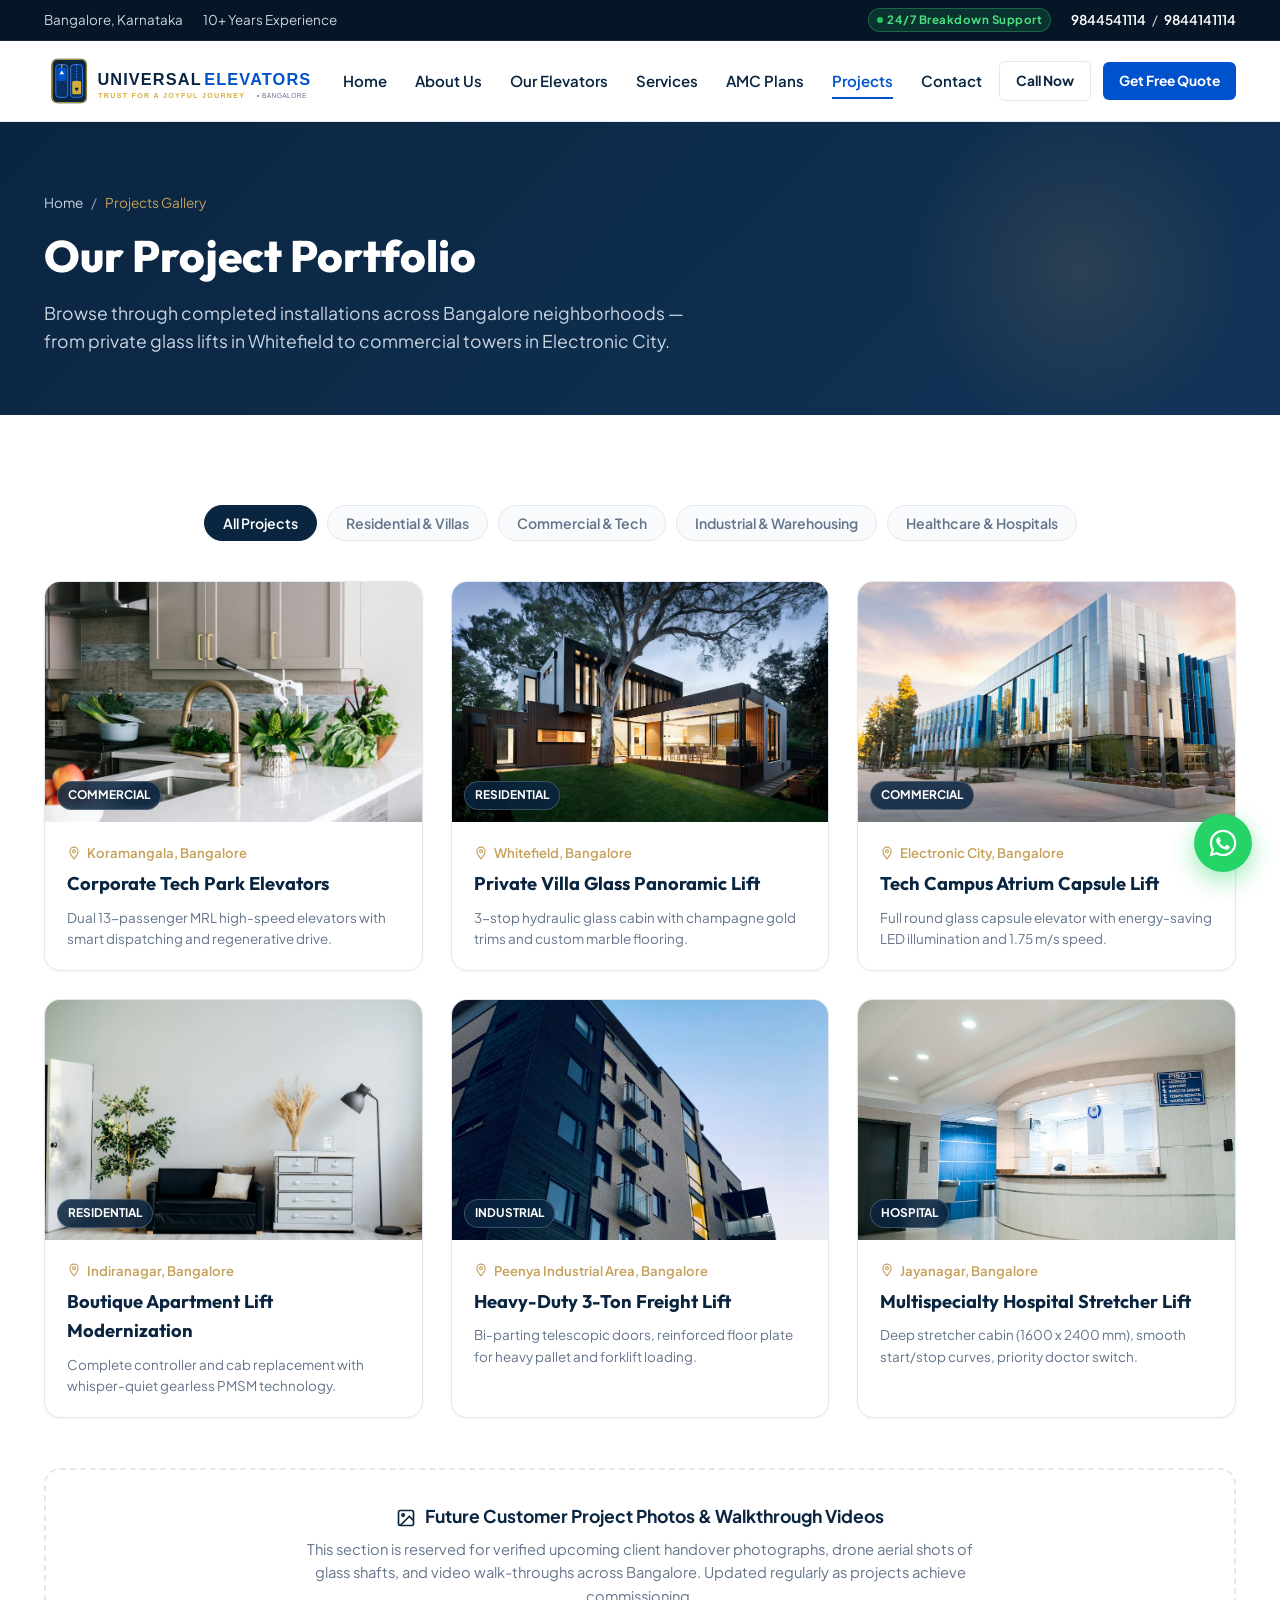
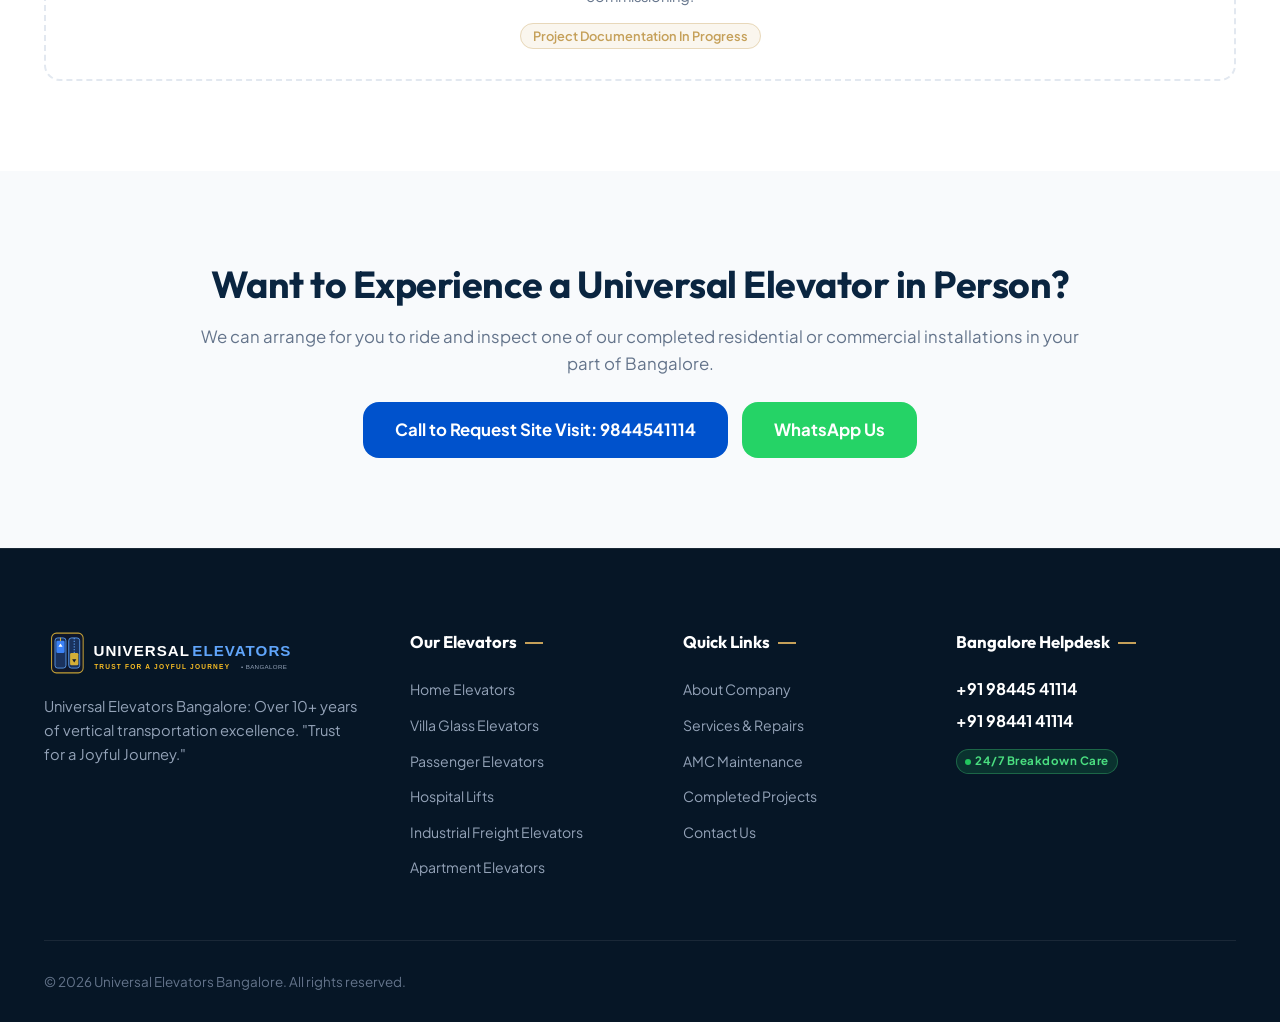
<file: projects.html>
<!DOCTYPE html>
<html lang="en-IN">
<head>
  <meta charset="UTF-8">
  <meta name="viewport" content="width=device-width, initial-scale=1.0">
  <title>Projects Gallery | Universal Elevators Bangalore | Completed Installations</title>
  <meta name="description" content="Explore Universal Elevators' completed residential, commercial, industrial, and hospital elevator projects across Bangalore. Call 9844541114.">
  <link rel="icon" href="assets/images/favicon.svg" type="image/svg+xml">
  <link rel="stylesheet" href="css/style.css">
</head>
<body>
  <div class="top-bar">
    <div class="container top-bar-inner">
      <div class="top-bar-left">
        <span class="top-bar-item">Bangalore, Karnataka</span>
        <span class="top-bar-item">10+ Years Experience</span>
      </div>
      <div class="top-bar-right">
        <span class="badge-247"><span class="pulse-dot"></span> 24/7 Breakdown Support</span>
        <span class="top-bar-item"><a href="tel:9844541114">9844541114</a> / <a href="tel:9844141114">9844141114</a></span>
      </div>
    </div>
  </div>

  <header class="header">
    <div class="container header-inner">
      <a href="index.html" class="logo-wrapper">
        <img src="assets/images/logo.svg" alt="Universal Elevators" class="logo-img" width="320" height="52">
      </a>
      <nav class="nav-desktop">
        <a href="index.html" class="nav-link">Home</a>
        <a href="about.html" class="nav-link">About Us</a>
        <a href="elevators.html" class="nav-link">Our Elevators</a>
        <a href="services.html" class="nav-link">Services</a>
        <a href="amc.html" class="nav-link">AMC Plans</a>
        <a href="projects.html" class="nav-link active">Projects</a>
        <a href="contact.html" class="nav-link">Contact</a>
      </nav>
      <div class="nav-cta-group">
        <a href="tel:9844541114" class="btn btn-outline btn-sm">Call Now</a>
        <a href="contact.html" class="btn btn-primary btn-sm">Get Free Quote</a>
        <button class="menu-toggle" aria-label="Open Menu">
          <svg width="26" height="26" viewBox="0 0 24 24" fill="none" stroke="currentColor" stroke-width="2.2"><line x1="3" y1="12" x2="21" y2="12"></line><line x1="3" y1="6" x2="21" y2="6"></line><line x1="3" y1="18" x2="21" y2="18"></line></svg>
        </button>
      </div>
    </div>
  </header>

  <div class="drawer-overlay" aria-hidden="true"></div>
  <aside class="mobile-drawer">
    <div class="drawer-header">
      <img src="assets/images/logo.svg" alt="Universal Elevators" height="38">
      <button class="drawer-close" aria-label="Close"><svg width="24" height="24" viewBox="0 0 24 24" fill="none" stroke="currentColor" stroke-width="2"><line x1="18" y1="6" x2="6" y2="18"></line><line x1="6" y1="6" x2="18" y2="18"></line></svg></button>
    </div>
    <nav class="drawer-nav">
      <a href="index.html" class="drawer-link"><span>Home</span> <span>01</span></a>
      <a href="about.html" class="drawer-link"><span>About Us</span> <span>02</span></a>
      <a href="elevators.html" class="drawer-link"><span>Our Elevators</span> <span>03</span></a>
      <a href="services.html" class="drawer-link"><span>Services &amp; AMC</span> <span>04</span></a>
      <a href="amc.html" class="drawer-link"><span>AMC Maintenance</span> <span>05</span></a>
      <a href="projects.html" class="drawer-link active"><span>Projects Gallery</span> <span>06</span></a>
      <a href="contact.html" class="drawer-link"><span>Contact Us</span> <span>07</span></a>
    </nav>
  </aside>

  <main>
    <section class="page-hero">
      <div class="container">
        <div class="breadcrumbs">
          <a href="index.html">Home</a> <span>/</span>
          <span class="current">Projects Gallery</span>
        </div>
        <h1 class="page-hero-title">Our Project Portfolio</h1>
        <p class="page-hero-desc">
          Browse through completed installations across Bangalore neighborhoods — from private glass lifts in Whitefield to commercial towers in Electronic City.
        </p>
      </div>
    </section>

    <!-- Projects Gallery Grid with Interactive Filter -->
    <section class="section">
      <div class="container">
        <div class="filter-tabs">
          <button class="filter-btn active" data-filter="all">All Projects</button>
          <button class="filter-btn" data-filter="residential">Residential &amp; Villas</button>
          <button class="filter-btn" data-filter="commercial">Commercial &amp; Tech</button>
          <button class="filter-btn" data-filter="industrial">Industrial &amp; Warehousing</button>
          <button class="filter-btn" data-filter="hospital">Healthcare &amp; Hospitals</button>
        </div>

        <div class="projects-grid">
          <!-- 1 -->
          <div class="project-item" data-category="commercial">
            <div class="project-media">
              <img src="assets/images/project-1.jpg" alt="Commercial Passenger Lift in Koramangala" width="400" height="240">
              <span class="project-category-tag">Commercial</span>
            </div>
            <div class="project-body">
              <div class="project-location">
                <svg width="14" height="14" viewBox="0 0 24 24" fill="none" stroke="currentColor" stroke-width="2"><path d="M12 2C8.13 2 5 5.13 5 9c0 5.25 7 13 7 13s7-7.75 7-13c0-3.87-3.13-7-7-7z"/><circle cx="12" cy="9" r="2.5"/></svg>
                Koramangala, Bangalore
              </div>
              <h3 class="project-title">Corporate Tech Park Elevators</h3>
              <p class="project-specs">Dual 13-passenger MRL high-speed elevators with smart dispatching and regenerative drive.</p>
            </div>
          </div>

          <!-- 2 -->
          <div class="project-item" data-category="residential">
            <div class="project-media">
              <img src="assets/images/project-2.jpg" alt="Villa Panoramic Lift in Whitefield" width="400" height="240">
              <span class="project-category-tag">Residential</span>
            </div>
            <div class="project-body">
              <div class="project-location">
                <svg width="14" height="14" viewBox="0 0 24 24" fill="none" stroke="currentColor" stroke-width="2"><path d="M12 2C8.13 2 5 5.13 5 9c0 5.25 7 13 7 13s7-7.75 7-13c0-3.87-3.13-7-7-7z"/><circle cx="12" cy="9" r="2.5"/></svg>
                Whitefield, Bangalore
              </div>
              <h3 class="project-title">Private Villa Glass Panoramic Lift</h3>
              <p class="project-specs">3-stop hydraulic glass cabin with champagne gold trims and custom marble flooring.</p>
            </div>
          </div>

          <!-- 3 -->
          <div class="project-item" data-category="commercial">
            <div class="project-media">
              <img src="assets/images/project-3.jpg" alt="Atrium Glass Capsule Lift in Electronic City" width="400" height="240">
              <span class="project-category-tag">Commercial</span>
            </div>
            <div class="project-body">
              <div class="project-location">
                <svg width="14" height="14" viewBox="0 0 24 24" fill="none" stroke="currentColor" stroke-width="2"><path d="M12 2C8.13 2 5 5.13 5 9c0 5.25 7 13 7 13s7-7.75 7-13c0-3.87-3.13-7-7-7z"/><circle cx="12" cy="9" r="2.5"/></svg>
                Electronic City, Bangalore
              </div>
              <h3 class="project-title">Tech Campus Atrium Capsule Lift</h3>
              <p class="project-specs">Full round glass capsule elevator with energy-saving LED illumination and 1.75 m/s speed.</p>
            </div>
          </div>

          <!-- 4 -->
          <div class="project-item" data-category="residential">
            <div class="project-media">
              <img src="assets/images/project-4.jpg" alt="Apartment Lift in Indiranagar" width="400" height="240">
              <span class="project-category-tag">Residential</span>
            </div>
            <div class="project-body">
              <div class="project-location">
                <svg width="14" height="14" viewBox="0 0 24 24" fill="none" stroke="currentColor" stroke-width="2"><path d="M12 2C8.13 2 5 5.13 5 9c0 5.25 7 13 7 13s7-7.75 7-13c0-3.87-3.13-7-7-7z"/><circle cx="12" cy="9" r="2.5"/></svg>
                Indiranagar, Bangalore
              </div>
              <h3 class="project-title">Boutique Apartment Lift Modernization</h3>
              <p class="project-specs">Complete controller and cab replacement with whisper-quiet gearless PMSM technology.</p>
            </div>
          </div>

          <!-- 5 -->
          <div class="project-item" data-category="industrial">
            <div class="project-media">
              <img src="assets/images/project-5.jpg" alt="Industrial Goods Lift in Peenya" width="400" height="240">
              <span class="project-category-tag">Industrial</span>
            </div>
            <div class="project-body">
              <div class="project-location">
                <svg width="14" height="14" viewBox="0 0 24 24" fill="none" stroke="currentColor" stroke-width="2"><path d="M12 2C8.13 2 5 5.13 5 9c0 5.25 7 13 7 13s7-7.75 7-13c0-3.87-3.13-7-7-7z"/><circle cx="12" cy="9" r="2.5"/></svg>
                Peenya Industrial Area, Bangalore
              </div>
              <h3 class="project-title">Heavy-Duty 3-Ton Freight Lift</h3>
              <p class="project-specs">Bi-parting telescopic doors, reinforced floor plate for heavy pallet and forklift loading.</p>
            </div>
          </div>

          <!-- 6 -->
          <div class="project-item" data-category="hospital">
            <div class="project-media">
              <img src="assets/images/hospital-elevator.jpg" alt="Hospital Stretcher Elevator in Jayanagar" width="400" height="240">
              <span class="project-category-tag">Hospital</span>
            </div>
            <div class="project-body">
              <div class="project-location">
                <svg width="14" height="14" viewBox="0 0 24 24" fill="none" stroke="currentColor" stroke-width="2"><path d="M12 2C8.13 2 5 5.13 5 9c0 5.25 7 13 7 13s7-7.75 7-13c0-3.87-3.13-7-7-7z"/><circle cx="12" cy="9" r="2.5"/></svg>
                Jayanagar, Bangalore
              </div>
              <h3 class="project-title">Multispecialty Hospital Stretcher Lift</h3>
              <p class="project-specs">Deep stretcher cabin (1600 x 2400 mm), smooth start/stop curves, priority doctor switch.</p>
            </div>
          </div>
        </div>

        <!-- Space reserved for future customer project photos and videos -->
        <div class="gallery-placeholder-notice" style="margin-top: 50px; padding: 32px; background: #FFFFFF; border: 2px dashed var(--color-border); border-radius: var(--radius-lg);">
          <div style="font-size: 1.1rem; font-weight: 700; color: var(--color-primary); margin-bottom: 8px;">
            <svg width="20" height="20" viewBox="0 0 24 24" fill="none" stroke="currentColor" stroke-width="2" style="display: inline-block; vertical-align: middle; margin-right: 6px;"><rect x="3" y="3" width="18" height="18" rx="2"/><circle cx="8.5" cy="8.5" r="1.5"/><polyline points="21 15 16 10 5 21"/></svg>
            Future Customer Project Photos &amp; Walkthrough Videos
          </div>
          <p style="color: #64748B; font-size: 0.92rem; max-width: 680px; margin: 0 auto 16px;">
            This section is reserved for verified upcoming client handover photographs, drone aerial shots of glass shafts, and video walk-throughs across Bangalore. Updated regularly as projects achieve commissioning.
          </p>
          <span style="font-size: 0.8rem; font-weight: 600; color: var(--color-gold); background: var(--color-gold-light); padding: 4px 12px; border-radius: var(--radius-full); border: 1px solid var(--color-gold-border);">
            Project Documentation In Progress
          </span>
        </div>
      </div>
    </section>

    <!-- Visit an Installation -->
    <section class="section section-tint" style="text-align: center;">
      <div class="container container-narrow">
        <h2 class="sec-title">Want to Experience a Universal Elevator in Person?</h2>
        <p style="color: #64748B; font-size: 1.05rem; margin-bottom: 24px;">
          We can arrange for you to ride and inspect one of our completed residential or commercial installations in your part of Bangalore.
        </p>
        <div style="display: flex; justify-content: center; gap: 14px; flex-wrap: wrap;">
          <a href="tel:9844541114" class="btn btn-primary btn-lg">Call to Request Site Visit: 9844541114</a>
          <a href="https://wa.me/919844541114?text=Hello%20Universal%20Elevators,%20I%20would%20like%20to%20visit%20a%20completed%20installation%20in%20Bangalore." target="_blank" rel="noopener" class="btn btn-whatsapp btn-lg">WhatsApp Us</a>
        </div>
      </div>
    </section>
  </main>

  <footer class="footer">
    <div class="container">
      <div class="footer-top">
        <div class="footer-brand">
          <img src="assets/images/logo-white.svg" alt="Universal Elevators" class="footer-logo" width="280" height="48">
          <p>Universal Elevators Bangalore: Over 10+ years of vertical transportation excellence. "Trust for a Joyful Journey."</p>
        </div>
        <div>
          <h4 class="footer-col-title">Our Elevators</h4>
          <ul class="footer-links">
            <li><a href="home-elevators.html">Home Elevators</a></li>
            <li><a href="villa-elevators.html">Villa Glass Elevators</a></li>
            <li><a href="passenger-elevators.html">Passenger Elevators</a></li>
            <li><a href="hospital-elevators.html">Hospital Lifts</a></li>
            <li><a href="industrial-elevators.html">Industrial Freight Elevators</a></li>
            <li><a href="apartment-elevators.html">Apartment Elevators</a></li>
          </ul>
        </div>
        <div>
          <h4 class="footer-col-title">Quick Links</h4>
          <ul class="footer-links">
            <li><a href="about.html">About Company</a></li>
            <li><a href="services.html">Services &amp; Repairs</a></li>
            <li><a href="amc.html">AMC Maintenance</a></li>
            <li><a href="projects.html">Completed Projects</a></li>
            <li><a href="contact.html">Contact Us</a></li>
          </ul>
        </div>
        <div>
          <h4 class="footer-col-title">Bangalore Helpdesk</h4>
          <a href="tel:9844541114" style="color: #FFFFFF; font-weight: 700; display: block; margin-bottom: 6px;">+91 98445 41114</a>
          <a href="tel:9844141114" style="color: #FFFFFF; font-weight: 700; display: block; margin-bottom: 12px;">+91 98441 41114</a>
          <span class="badge-247"><span class="pulse-dot"></span> 24/7 Breakdown Care</span>
        </div>
      </div>
      <div class="footer-bottom">
        <div>&copy; 2026 Universal Elevators Bangalore. All rights reserved.</div>
      </div>
    </div>
  </footer>

  <a href="https://wa.me/919844541114?text=Hello%20Universal%20Elevators" target="_blank" rel="noopener" class="floating-whatsapp" aria-label="WhatsApp">
    <span class="floating-whatsapp-tooltip">Chat with Bangalore Engineers</span>
    <svg viewBox="0 0 24 24" fill="currentColor"><path d="M12.04 2C6.58 2 2.13 6.45 2.13 11.91C2.13 13.66 2.59 15.36 3.45 16.86L2.05 22L7.3 20.62C8.75 21.41 10.38 21.83 12.04 21.83C17.5 21.83 21.95 17.38 21.95 11.92C21.95 9.27 20.92 6.78 19.05 4.91C17.18 3.03 14.69 2 12.04 2ZM12.05 20.16C10.57 20.16 9.12 19.76 7.85 19.01L7.55 18.83L4.43 19.65L5.26 16.61L5.06 16.29C4.24 14.99 3.81 13.47 3.81 11.91C3.81 7.37 7.5 3.68 12.05 3.68C14.25 3.68 16.32 4.54 17.88 6.1C19.44 7.66 20.3 9.73 20.3 11.93C20.29 16.48 16.59 20.16 12.05 20.16ZM16.57 14.39C16.32 14.27 15.1 13.67 14.87 13.59C14.64 13.5 14.47 13.46 14.31 13.71C14.14 13.96 13.66 14.52 13.51 14.69C13.37 14.85 13.22 14.88 12.97 14.75C12.72 14.63 11.92 14.37 10.97 13.52C10.23 12.86 9.73 12.05 9.58 11.8C9.44 11.55 9.56 11.42 9.69 11.3C9.8 11.19 9.94 11.01 10.06 10.87C10.18 10.73 10.23 10.63 10.31 10.46C10.39 10.3 10.35 10.15 10.29 10.03C10.23 9.91 9.73 8.68 9.53 8.17C9.33 7.68 9.12 7.74 8.97 7.73C8.82 7.73 8.66 7.72 8.49 7.72C8.32 7.72 8.05 7.78 7.82 8.03C7.59 8.28 6.95 8.88 6.95 10.1C6.95 11.32 7.84 12.49 7.96 12.66C8.08 12.82 9.71 15.33 12.2 16.4C12.79 16.66 13.25 16.81 13.61 16.93C14.21 17.12 14.75 17.09 15.18 17.03C15.66 16.96 16.67 16.42 16.88 15.83C17.09 15.24 17.09 14.74 17.03 14.63C16.97 14.53 16.82 14.51 16.57 14.39Z"/></svg>
  </a>

  <div class="mobile-action-bar">
    <div class="mobile-action-grid">
      <a href="tel:9844541114" class="btn btn-secondary btn-sm" style="width: 100%;">Call 9844541114</a>
      <a href="https://wa.me/919844541114?text=Hello%20Universal%20Elevators" target="_blank" rel="noopener" class="btn btn-whatsapp btn-sm" style="width: 100%;">WhatsApp</a>
    </div>
  </div>

  <button class="scroll-top-btn" aria-label="Scroll to Top"><svg width="20" height="20" viewBox="0 0 24 24" fill="none" stroke="currentColor" stroke-width="2.5"><polyline points="18 15 12 9 6 15"/></svg></button>
  <script src="js/main.js"></script>
</body>
</html>
</file>
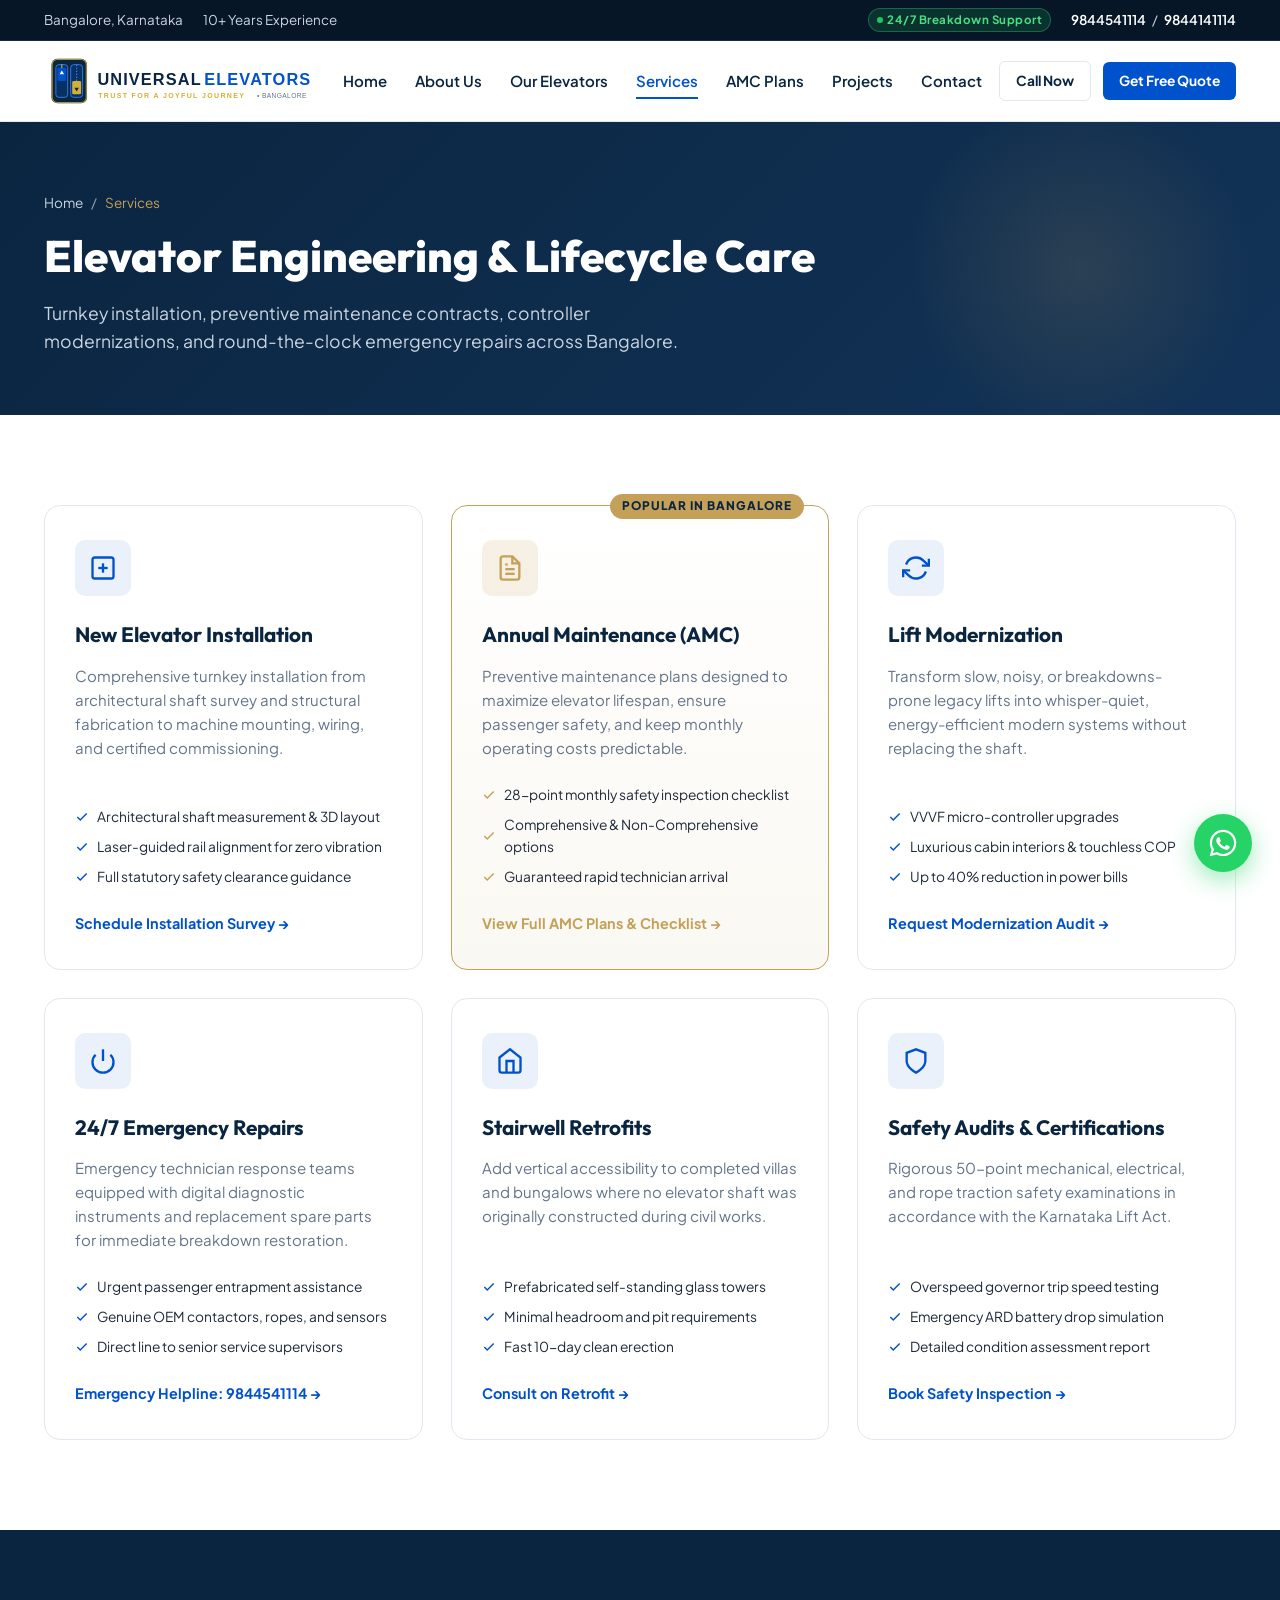
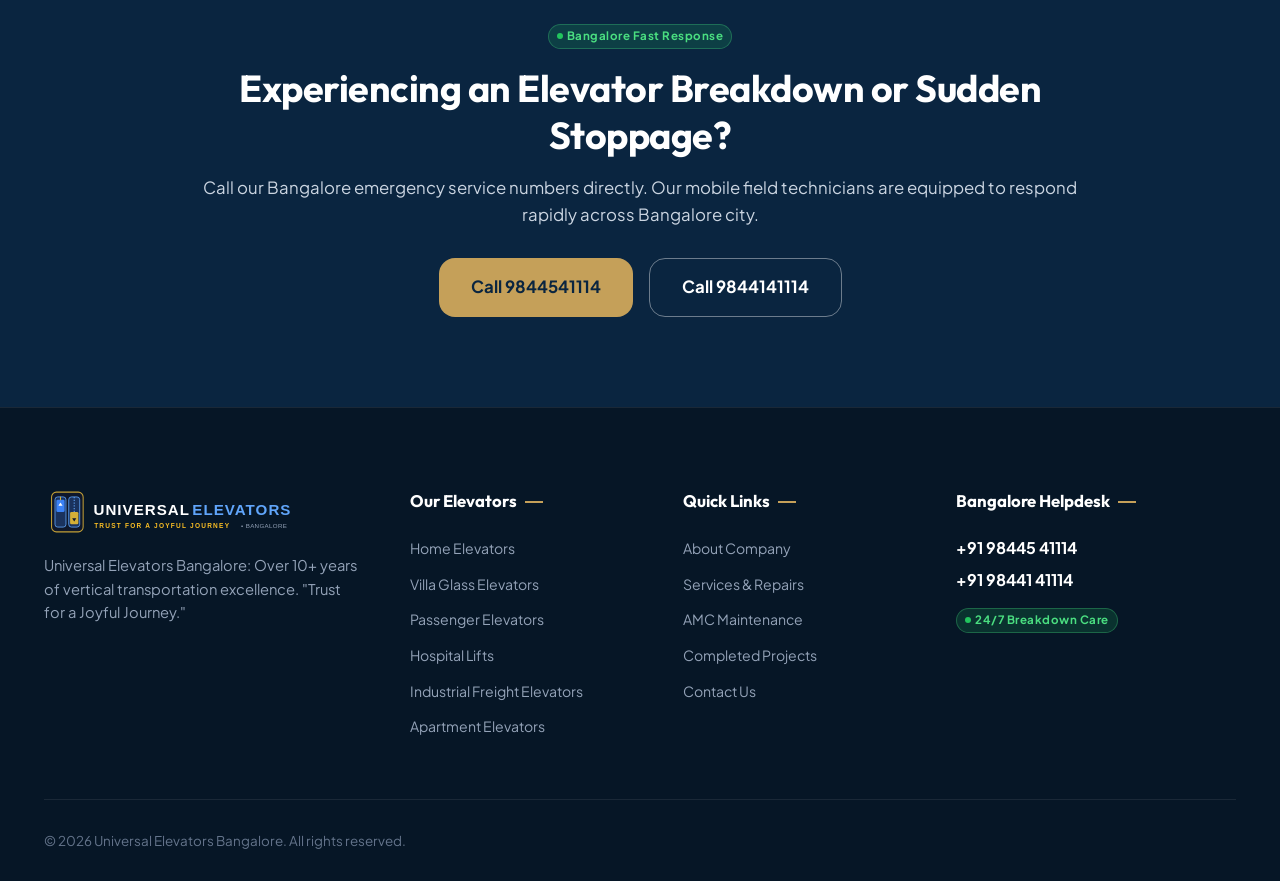
<file: services.html>
<!DOCTYPE html>
<html lang="en-IN">
<head>
  <meta charset="UTF-8">
  <meta name="viewport" content="width=device-width, initial-scale=1.0">
  <title>Elevator Services Bangalore | Installation, Repairs, AMC &amp; Modernization | Universal Elevators</title>
  <meta name="description" content="Complete elevator services in Bangalore: turnkey lift installation, AMC maintenance, emergency repairs, modernization, and safety inspections. Call 9844541114.">
  <link rel="icon" href="assets/images/favicon.svg" type="image/svg+xml">
  <link rel="stylesheet" href="css/style.css">
</head>
<body>
  <div class="top-bar">
    <div class="container top-bar-inner">
      <div class="top-bar-left">
        <span class="top-bar-item">Bangalore, Karnataka</span>
        <span class="top-bar-item">10+ Years Experience</span>
      </div>
      <div class="top-bar-right">
        <span class="badge-247"><span class="pulse-dot"></span> 24/7 Breakdown Support</span>
        <span class="top-bar-item"><a href="tel:9844541114">9844541114</a> / <a href="tel:9844141114">9844141114</a></span>
      </div>
    </div>
  </div>

  <header class="header">
    <div class="container header-inner">
      <a href="index.html" class="logo-wrapper">
        <img src="assets/images/logo.svg" alt="Universal Elevators" class="logo-img" width="320" height="52">
      </a>
      <nav class="nav-desktop">
        <a href="index.html" class="nav-link">Home</a>
        <a href="about.html" class="nav-link">About Us</a>
        <a href="elevators.html" class="nav-link">Our Elevators</a>
        <a href="services.html" class="nav-link active">Services</a>
        <a href="amc.html" class="nav-link">AMC Plans</a>
        <a href="projects.html" class="nav-link">Projects</a>
        <a href="contact.html" class="nav-link">Contact</a>
      </nav>
      <div class="nav-cta-group">
        <a href="tel:9844541114" class="btn btn-outline btn-sm">Call Now</a>
        <a href="contact.html" class="btn btn-primary btn-sm">Get Free Quote</a>
        <button class="menu-toggle" aria-label="Open Menu">
          <svg width="26" height="26" viewBox="0 0 24 24" fill="none" stroke="currentColor" stroke-width="2.2"><line x1="3" y1="12" x2="21" y2="12"></line><line x1="3" y1="6" x2="21" y2="6"></line><line x1="3" y1="18" x2="21" y2="18"></line></svg>
        </button>
      </div>
    </div>
  </header>

  <div class="drawer-overlay" aria-hidden="true"></div>
  <aside class="mobile-drawer">
    <div class="drawer-header">
      <img src="assets/images/logo.svg" alt="Universal Elevators" height="38">
      <button class="drawer-close" aria-label="Close"><svg width="24" height="24" viewBox="0 0 24 24" fill="none" stroke="currentColor" stroke-width="2"><line x1="18" y1="6" x2="6" y2="18"></line><line x1="6" y1="6" x2="18" y2="18"></line></svg></button>
    </div>
    <nav class="drawer-nav">
      <a href="index.html" class="drawer-link"><span>Home</span> <span>01</span></a>
      <a href="about.html" class="drawer-link"><span>About Us</span> <span>02</span></a>
      <a href="elevators.html" class="drawer-link"><span>Our Elevators</span> <span>03</span></a>
      <a href="services.html" class="drawer-link active"><span>Services &amp; AMC</span> <span>04</span></a>
      <a href="amc.html" class="drawer-link"><span>AMC Maintenance</span> <span>05</span></a>
      <a href="projects.html" class="drawer-link"><span>Projects Gallery</span> <span>06</span></a>
      <a href="contact.html" class="drawer-link"><span>Contact Us</span> <span>07</span></a>
    </nav>
  </aside>

  <main>
    <section class="page-hero">
      <div class="container">
        <div class="breadcrumbs">
          <a href="index.html">Home</a> <span>/</span>
          <span class="current">Services</span>
        </div>
        <h1 class="page-hero-title">Elevator Engineering &amp; Lifecycle Care</h1>
        <p class="page-hero-desc">
          Turnkey installation, preventive maintenance contracts, controller modernizations, and round-the-clock emergency repairs across Bangalore.
        </p>
      </div>
    </section>

    <!-- Services Grid Detailed -->
    <section class="section">
      <div class="container">
        <div class="services-grid">
          <!-- Service 1: Turnkey Installation -->
          <div class="service-card">
            <div class="service-icon-box">
              <svg width="28" height="28" viewBox="0 0 24 24" fill="none" stroke="currentColor" stroke-width="2"><rect x="3" y="3" width="18" height="18" rx="2"/><line x1="12" y1="8" x2="12" y2="16"/><line x1="8" y1="12" x2="16" y2="12"/></svg>
            </div>
            <h3 class="service-title">New Elevator Installation</h3>
            <p class="service-desc">
              Comprehensive turnkey installation from architectural shaft survey and structural fabrication to machine mounting, wiring, and certified commissioning.
            </p>
            <ul class="service-features-list">
              <li><svg viewBox="0 0 24 24" fill="none" stroke="currentColor" stroke-width="2.5"><polyline points="20 6 9 17 4 12"/></svg> Architectural shaft measurement &amp; 3D layout</li>
              <li><svg viewBox="0 0 24 24" fill="none" stroke="currentColor" stroke-width="2.5"><polyline points="20 6 9 17 4 12"/></svg> Laser-guided rail alignment for zero vibration</li>
              <li><svg viewBox="0 0 24 24" fill="none" stroke="currentColor" stroke-width="2.5"><polyline points="20 6 9 17 4 12"/></svg> Full statutory safety clearance guidance</li>
            </ul>
            <a href="contact.html" class="service-link">Schedule Installation Survey &rarr;</a>
          </div>

          <!-- Service 2: AMC Maintenance (Naturally in the main grid) -->
          <div class="service-card highlight">
            <span class="service-highlight-tag">Popular in Bangalore</span>
            <div class="service-icon-box">
              <svg width="28" height="28" viewBox="0 0 24 24" fill="none" stroke="currentColor" stroke-width="2"><path d="M14 2H6a2 2 0 0 0-2 2v16a2 2 0 0 0 2 2h12a2 2 0 0 0 2-2V8z"/><polyline points="14 2 14 8 20 8"/><line x1="16" y1="13" x2="8" y2="13"/><line x1="16" y1="17" x2="8" y2="17"/><polyline points="10 9 9 9 8 9"/></svg>
            </div>
            <h3 class="service-title">Annual Maintenance (AMC)</h3>
            <p class="service-desc">
              Preventive maintenance plans designed to maximize elevator lifespan, ensure passenger safety, and keep monthly operating costs predictable.
            </p>
            <ul class="service-features-list">
              <li><svg viewBox="0 0 24 24" fill="none" stroke="currentColor" stroke-width="2.5"><polyline points="20 6 9 17 4 12"/></svg> 28-point monthly safety inspection checklist</li>
              <li><svg viewBox="0 0 24 24" fill="none" stroke="currentColor" stroke-width="2.5"><polyline points="20 6 9 17 4 12"/></svg> Comprehensive &amp; Non-Comprehensive options</li>
              <li><svg viewBox="0 0 24 24" fill="none" stroke="currentColor" stroke-width="2.5"><polyline points="20 6 9 17 4 12"/></svg> Guaranteed rapid technician arrival</li>
            </ul>
            <a href="amc.html" class="service-link" style="color: var(--color-gold);">View Full AMC Plans &amp; Checklist &rarr;</a>
          </div>

          <!-- Service 3: Lift Modernization -->
          <div class="service-card">
            <div class="service-icon-box">
              <svg width="28" height="28" viewBox="0 0 24 24" fill="none" stroke="currentColor" stroke-width="2"><polyline points="23 4 23 10 17 10"/><polyline points="1 20 1 14 7 14"/><path d="M3.51 9a9 9 0 0 1 14.85-3.36L23 10M1 14l4.64 4.36A9 9 0 0 0 20.49 15"/></svg>
            </div>
            <h3 class="service-title">Lift Modernization</h3>
            <p class="service-desc">
              Transform slow, noisy, or breakdowns-prone legacy lifts into whisper-quiet, energy-efficient modern systems without replacing the shaft.
            </p>
            <ul class="service-features-list">
              <li><svg viewBox="0 0 24 24" fill="none" stroke="currentColor" stroke-width="2.5"><polyline points="20 6 9 17 4 12"/></svg> VVVF micro-controller upgrades</li>
              <li><svg viewBox="0 0 24 24" fill="none" stroke="currentColor" stroke-width="2.5"><polyline points="20 6 9 17 4 12"/></svg> Luxurious cabin interiors &amp; touchless COP</li>
              <li><svg viewBox="0 0 24 24" fill="none" stroke="currentColor" stroke-width="2.5"><polyline points="20 6 9 17 4 12"/></svg> Up to 40% reduction in power bills</li>
            </ul>
            <a href="contact.html" class="service-link">Request Modernization Audit &rarr;</a>
          </div>

          <!-- Service 4: 24/7 Breakdown & Emergency Repairs -->
          <div class="service-card">
            <div class="service-icon-box">
              <svg width="28" height="28" viewBox="0 0 24 24" fill="none" stroke="currentColor" stroke-width="2"><path d="M18.36 6.64a9 9 0 1 1-12.73 0"/><line x1="12" y1="2" x2="12" y2="12"/></svg>
            </div>
            <h3 class="service-title">24/7 Emergency Repairs</h3>
            <p class="service-desc">
              Emergency technician response teams equipped with digital diagnostic instruments and replacement spare parts for immediate breakdown restoration.
            </p>
            <ul class="service-features-list">
              <li><svg viewBox="0 0 24 24" fill="none" stroke="currentColor" stroke-width="2.5"><polyline points="20 6 9 17 4 12"/></svg> Urgent passenger entrapment assistance</li>
              <li><svg viewBox="0 0 24 24" fill="none" stroke="currentColor" stroke-width="2.5"><polyline points="20 6 9 17 4 12"/></svg> Genuine OEM contactors, ropes, and sensors</li>
              <li><svg viewBox="0 0 24 24" fill="none" stroke="currentColor" stroke-width="2.5"><polyline points="20 6 9 17 4 12"/></svg> Direct line to senior service supervisors</li>
            </ul>
            <a href="tel:9844541114" class="service-link">Emergency Helpline: 9844541114 &rarr;</a>
          </div>

          <!-- Service 5: Home & Villa Retrofits -->
          <div class="service-card">
            <div class="service-icon-box">
              <svg width="28" height="28" viewBox="0 0 24 24" fill="none" stroke="currentColor" stroke-width="2"><path d="M3 9l9-7 9 7v11a2 2 0 0 1-2 2H5a2 2 0 0 1-2-2z"/><polyline points="9 22 9 12 15 12 15 22"/></svg>
            </div>
            <h3 class="service-title">Stairwell Retrofits</h3>
            <p class="service-desc">
              Add vertical accessibility to completed villas and bungalows where no elevator shaft was originally constructed during civil works.
            </p>
            <ul class="service-features-list">
              <li><svg viewBox="0 0 24 24" fill="none" stroke="currentColor" stroke-width="2.5"><polyline points="20 6 9 17 4 12"/></svg> Prefabricated self-standing glass towers</li>
              <li><svg viewBox="0 0 24 24" fill="none" stroke="currentColor" stroke-width="2.5"><polyline points="20 6 9 17 4 12"/></svg> Minimal headroom and pit requirements</li>
              <li><svg viewBox="0 0 24 24" fill="none" stroke="currentColor" stroke-width="2.5"><polyline points="20 6 9 17 4 12"/></svg> Fast 10-day clean erection</li>
            </ul>
            <a href="contact.html" class="service-link">Consult on Retrofit &rarr;</a>
          </div>

          <!-- Service 6: Safety Audits & Inspections -->
          <div class="service-card">
            <div class="service-icon-box">
              <svg width="28" height="28" viewBox="0 0 24 24" fill="none" stroke="currentColor" stroke-width="2"><path d="M12 22s8-4 8-10V5l-8-3-8 3v7c0 6 8 10 8 10z"/></svg>
            </div>
            <h3 class="service-title">Safety Audits &amp; Certifications</h3>
            <p class="service-desc">
              Rigorous 50-point mechanical, electrical, and rope traction safety examinations in accordance with the Karnataka Lift Act.
            </p>
            <ul class="service-features-list">
              <li><svg viewBox="0 0 24 24" fill="none" stroke="currentColor" stroke-width="2.5"><polyline points="20 6 9 17 4 12"/></svg> Overspeed governor trip speed testing</li>
              <li><svg viewBox="0 0 24 24" fill="none" stroke="currentColor" stroke-width="2.5"><polyline points="20 6 9 17 4 12"/></svg> Emergency ARD battery drop simulation</li>
              <li><svg viewBox="0 0 24 24" fill="none" stroke="currentColor" stroke-width="2.5"><polyline points="20 6 9 17 4 12"/></svg> Detailed condition assessment report</li>
            </ul>
            <a href="contact.html" class="service-link">Book Safety Inspection &rarr;</a>
          </div>
        </div>
      </div>
    </section>

    <!-- Emergency Support CTA Banner -->
    <section class="section section-dark">
      <div class="container container-narrow" style="text-align: center;">
        <span class="badge-247" style="margin-bottom: 16px;"><span class="pulse-dot"></span> Bangalore Fast Response</span>
        <h2 class="sec-title" style="color: #FFFFFF;">Experiencing an Elevator Breakdown or Sudden Stoppage?</h2>
        <p style="color: #CBD5E1; font-size: 1.05rem; margin-bottom: 30px;">
          Call our Bangalore emergency service numbers directly. Our mobile field technicians are equipped to respond rapidly across Bangalore city.
        </p>
        <div style="display: flex; justify-content: center; gap: 16px; flex-wrap: wrap;">
          <a href="tel:9844541114" class="btn btn-gold btn-lg">Call 9844541114</a>
          <a href="tel:9844141114" class="btn btn-outline-white btn-lg">Call 9844141114</a>
        </div>
      </div>
    </section>
  </main>

  <footer class="footer">
    <div class="container">
      <div class="footer-top">
        <div class="footer-brand">
          <img src="assets/images/logo-white.svg" alt="Universal Elevators" class="footer-logo" width="280" height="48">
          <p>Universal Elevators Bangalore: Over 10+ years of vertical transportation excellence. "Trust for a Joyful Journey."</p>
        </div>
        <div>
          <h4 class="footer-col-title">Our Elevators</h4>
          <ul class="footer-links">
            <li><a href="home-elevators.html">Home Elevators</a></li>
            <li><a href="villa-elevators.html">Villa Glass Elevators</a></li>
            <li><a href="passenger-elevators.html">Passenger Elevators</a></li>
            <li><a href="hospital-elevators.html">Hospital Lifts</a></li>
            <li><a href="industrial-elevators.html">Industrial Freight Elevators</a></li>
            <li><a href="apartment-elevators.html">Apartment Elevators</a></li>
          </ul>
        </div>
        <div>
          <h4 class="footer-col-title">Quick Links</h4>
          <ul class="footer-links">
            <li><a href="about.html">About Company</a></li>
            <li><a href="services.html">Services &amp; Repairs</a></li>
            <li><a href="amc.html">AMC Maintenance</a></li>
            <li><a href="projects.html">Completed Projects</a></li>
            <li><a href="contact.html">Contact Us</a></li>
          </ul>
        </div>
        <div>
          <h4 class="footer-col-title">Bangalore Helpdesk</h4>
          <a href="tel:9844541114" style="color: #FFFFFF; font-weight: 700; display: block; margin-bottom: 6px;">+91 98445 41114</a>
          <a href="tel:9844141114" style="color: #FFFFFF; font-weight: 700; display: block; margin-bottom: 12px;">+91 98441 41114</a>
          <span class="badge-247"><span class="pulse-dot"></span> 24/7 Breakdown Care</span>
        </div>
      </div>
      <div class="footer-bottom">
        <div>&copy; 2026 Universal Elevators Bangalore. All rights reserved.</div>
      </div>
    </div>
  </footer>

  <a href="https://wa.me/919844541114?text=Hello%20Universal%20Elevators" target="_blank" rel="noopener" class="floating-whatsapp" aria-label="WhatsApp">
    <span class="floating-whatsapp-tooltip">Chat with Bangalore Engineers</span>
    <svg viewBox="0 0 24 24" fill="currentColor"><path d="M12.04 2C6.58 2 2.13 6.45 2.13 11.91C2.13 13.66 2.59 15.36 3.45 16.86L2.05 22L7.3 20.62C8.75 21.41 10.38 21.83 12.04 21.83C17.5 21.83 21.95 17.38 21.95 11.92C21.95 9.27 20.92 6.78 19.05 4.91C17.18 3.03 14.69 2 12.04 2ZM12.05 20.16C10.57 20.16 9.12 19.76 7.85 19.01L7.55 18.83L4.43 19.65L5.26 16.61L5.06 16.29C4.24 14.99 3.81 13.47 3.81 11.91C3.81 7.37 7.5 3.68 12.05 3.68C14.25 3.68 16.32 4.54 17.88 6.1C19.44 7.66 20.3 9.73 20.3 11.93C20.29 16.48 16.59 20.16 12.05 20.16ZM16.57 14.39C16.32 14.27 15.1 13.67 14.87 13.59C14.64 13.5 14.47 13.46 14.31 13.71C14.14 13.96 13.66 14.52 13.51 14.69C13.37 14.85 13.22 14.88 12.97 14.75C12.72 14.63 11.92 14.37 10.97 13.52C10.23 12.86 9.73 12.05 9.58 11.8C9.44 11.55 9.56 11.42 9.69 11.3C9.8 11.19 9.94 11.01 10.06 10.87C10.18 10.73 10.23 10.63 10.31 10.46C10.39 10.3 10.35 10.15 10.29 10.03C10.23 9.91 9.73 8.68 9.53 8.17C9.33 7.68 9.12 7.74 8.97 7.73C8.82 7.73 8.66 7.72 8.49 7.72C8.32 7.72 8.05 7.78 7.82 8.03C7.59 8.28 6.95 8.88 6.95 10.1C6.95 11.32 7.84 12.49 7.96 12.66C8.08 12.82 9.71 15.33 12.2 16.4C12.79 16.66 13.25 16.81 13.61 16.93C14.21 17.12 14.75 17.09 15.18 17.03C15.66 16.96 16.67 16.42 16.88 15.83C17.09 15.24 17.09 14.74 17.03 14.63C16.97 14.53 16.82 14.51 16.57 14.39Z"/></svg>
  </a>

  <div class="mobile-action-bar">
    <div class="mobile-action-grid">
      <a href="tel:9844541114" class="btn btn-secondary btn-sm" style="width: 100%;">Call 9844541114</a>
      <a href="https://wa.me/919844541114?text=Hello%20Universal%20Elevators" target="_blank" rel="noopener" class="btn btn-whatsapp btn-sm" style="width: 100%;">WhatsApp</a>
    </div>
  </div>

  <button class="scroll-top-btn" aria-label="Scroll to Top"><svg width="20" height="20" viewBox="0 0 24 24" fill="none" stroke="currentColor" stroke-width="2.5"><polyline points="18 15 12 9 6 15"/></svg></button>
  <script src="js/main.js"></script>
</body>
</html>
</file>
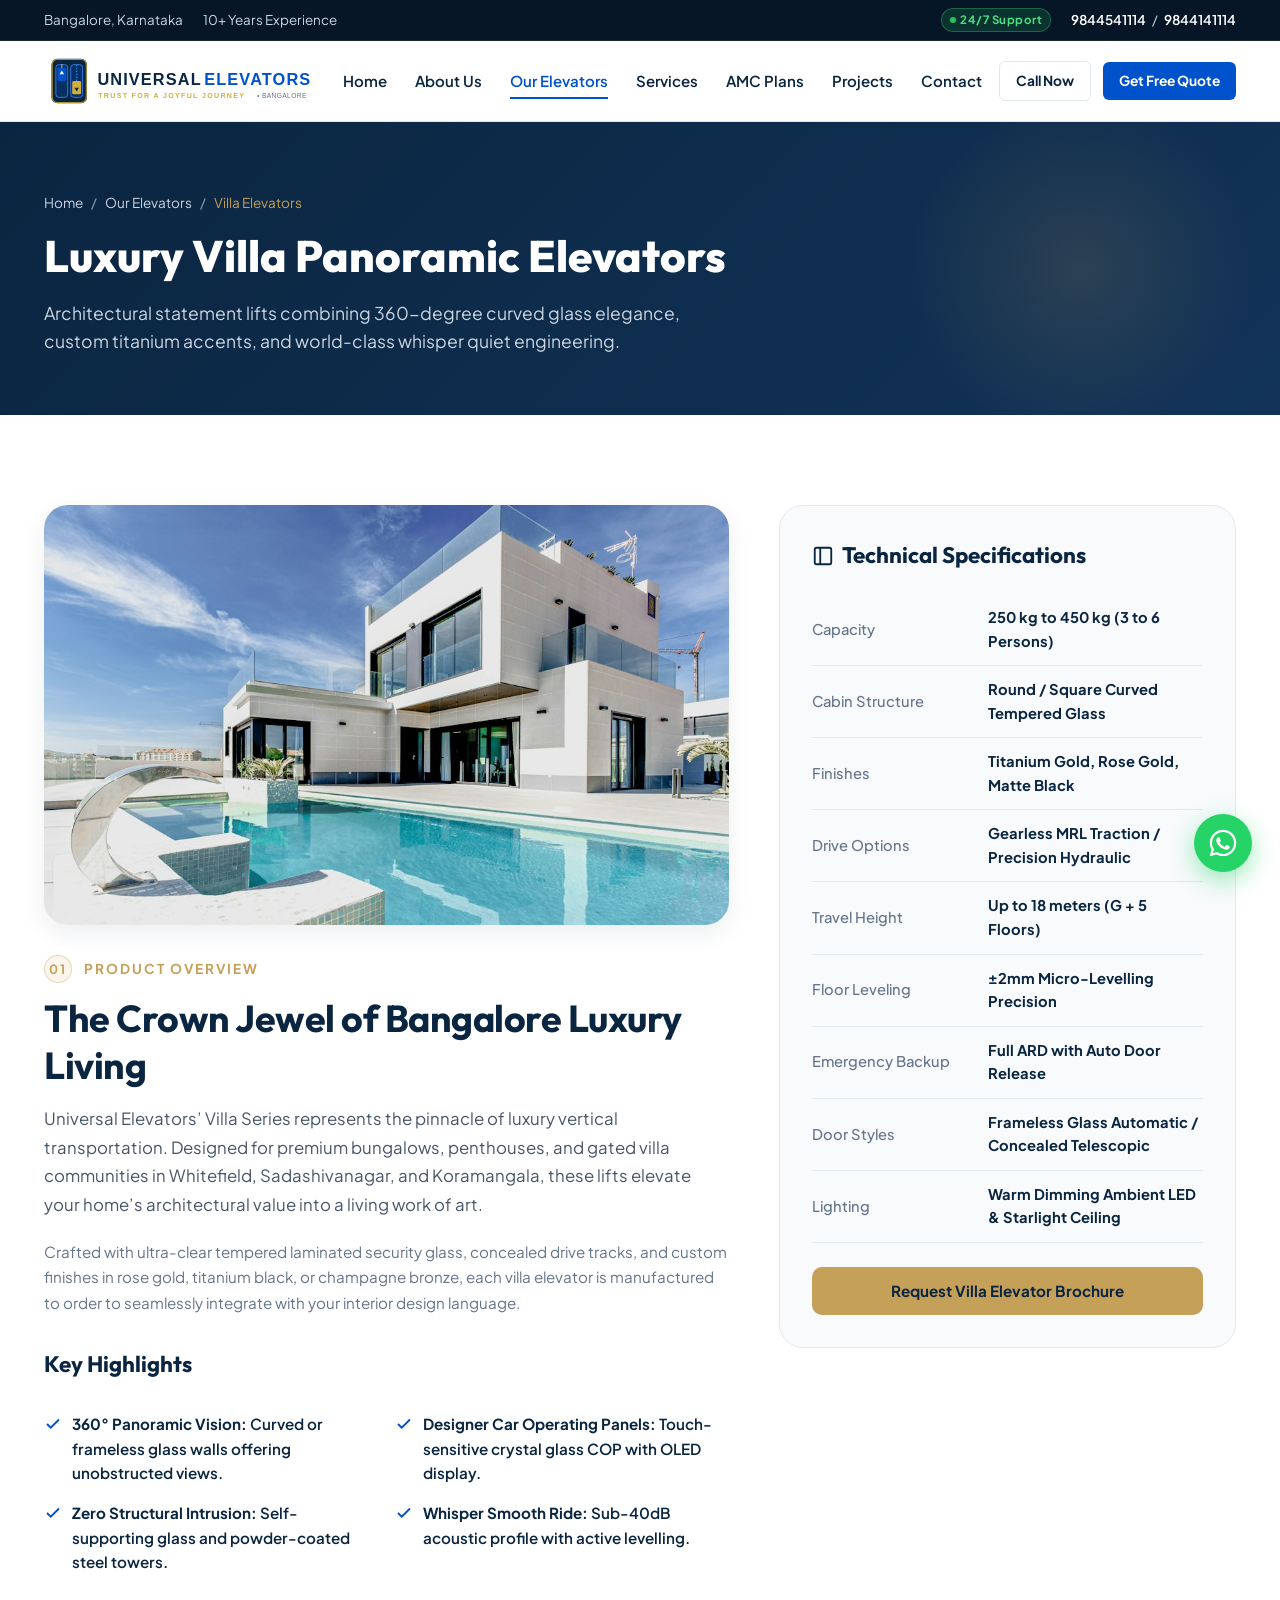
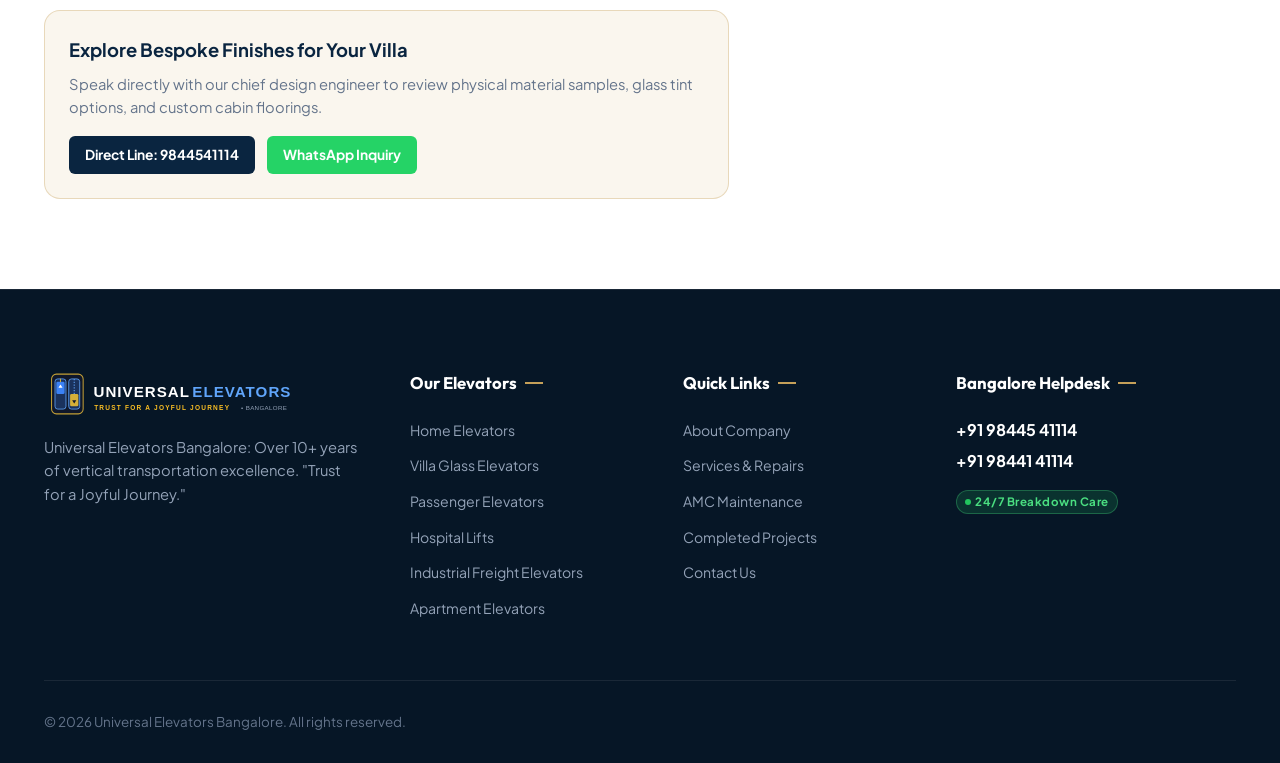
<file: villa-elevators.html>
<!DOCTYPE html>
<html lang="en-IN">
<head>
  <meta charset="UTF-8">
  <meta name="viewport" content="width=device-width, initial-scale=1.0">
  <title>Villa Elevators Bangalore | Luxury Panoramic Glass Lifts | Universal Elevators</title>
  <meta name="description" content="Luxury villa glass elevators in Bangalore. Custom circular, semi-circular &amp; square panoramic cabins, champagne gold trims, whisper quiet luxury. Call 9844541114.">
  <link rel="icon" href="assets/images/favicon.svg" type="image/svg+xml">
  <link rel="stylesheet" href="css/style.css">
</head>
<body>
  <div class="top-bar">
    <div class="container top-bar-inner">
      <div class="top-bar-left">
        <span class="top-bar-item">Bangalore, Karnataka</span>
        <span class="top-bar-item">10+ Years Experience</span>
      </div>
      <div class="top-bar-right">
        <span class="badge-247"><span class="pulse-dot"></span> 24/7 Support</span>
        <span class="top-bar-item">
          <a href="tel:9844541114">9844541114</a> / <a href="tel:9844141114">9844141114</a>
        </span>
      </div>
    </div>
  </div>

  <header class="header">
    <div class="container header-inner">
      <a href="index.html" class="logo-wrapper">
        <img src="assets/images/logo.svg" alt="Universal Elevators" class="logo-img" width="320" height="52">
      </a>
      <nav class="nav-desktop">
        <a href="index.html" class="nav-link">Home</a>
        <a href="about.html" class="nav-link">About Us</a>
        <a href="elevators.html" class="nav-link active">Our Elevators</a>
        <a href="services.html" class="nav-link">Services</a>
        <a href="amc.html" class="nav-link">AMC Plans</a>
        <a href="projects.html" class="nav-link">Projects</a>
        <a href="contact.html" class="nav-link">Contact</a>
      </nav>
      <div class="nav-cta-group">
        <a href="tel:9844541114" class="btn btn-outline btn-sm">Call Now</a>
        <a href="contact.html" class="btn btn-primary btn-sm">Get Free Quote</a>
        <button class="menu-toggle" aria-label="Open Menu">
          <svg width="26" height="26" viewBox="0 0 24 24" fill="none" stroke="currentColor" stroke-width="2.2"><line x1="3" y1="12" x2="21" y2="12"></line><line x1="3" y1="6" x2="21" y2="6"></line><line x1="3" y1="18" x2="21" y2="18"></line></svg>
        </button>
      </div>
    </div>
  </header>

  <div class="drawer-overlay" aria-hidden="true"></div>
  <aside class="mobile-drawer">
    <div class="drawer-header">
      <img src="assets/images/logo.svg" alt="Universal Elevators" height="38">
      <button class="drawer-close" aria-label="Close"><svg width="24" height="24" viewBox="0 0 24 24" fill="none" stroke="currentColor" stroke-width="2"><line x1="18" y1="6" x2="6" y2="18"></line><line x1="6" y1="6" x2="18" y2="18"></line></svg></button>
    </div>
    <nav class="drawer-nav">
      <a href="index.html" class="drawer-link"><span>Home</span> <span>01</span></a>
      <a href="about.html" class="drawer-link"><span>About Us</span> <span>02</span></a>
      <a href="elevators.html" class="drawer-link active"><span>Our Elevators</span> <span>03</span></a>
      <a href="services.html" class="drawer-link"><span>Services &amp; AMC</span> <span>04</span></a>
      <a href="amc.html" class="drawer-link"><span>AMC Maintenance</span> <span>05</span></a>
      <a href="projects.html" class="drawer-link"><span>Projects Gallery</span> <span>06</span></a>
      <a href="contact.html" class="drawer-link"><span>Contact Us</span> <span>07</span></a>
    </nav>
  </aside>

  <main>
    <section class="page-hero">
      <div class="container">
        <div class="breadcrumbs">
          <a href="index.html">Home</a> <span>/</span>
          <a href="elevators.html">Our Elevators</a> <span>/</span>
          <span class="current">Villa Elevators</span>
        </div>
        <h1 class="page-hero-title">Luxury Villa Panoramic Elevators</h1>
        <p class="page-hero-desc">
          Architectural statement lifts combining 360-degree curved glass elegance, custom titanium accents, and world-class whisper quiet engineering.
        </p>
      </div>
    </section>

    <section class="section">
      <div class="container detail-grid">
        <div>
          <div style="border-radius: var(--radius-xl); overflow: hidden; margin-bottom: 30px; box-shadow: var(--shadow-md);">
            <img src="assets/images/villa-elevator.jpg" alt="Luxury Villa Panoramic Lift Bangalore" style="width: 100%; height: 420px; object-fit: cover;">
          </div>

          <p class="sec-head"><span>01</span>Product Overview</p>
          <h2 class="sec-title">The Crown Jewel of Bangalore Luxury Living</h2>
          <p style="font-size: 1.05rem; color: #475569; margin-bottom: 20px; line-height: 1.7;">
            Universal Elevators’ Villa Series represents the pinnacle of luxury vertical transportation. Designed for premium bungalows, penthouses, and gated villa communities in Whitefield, Sadashivanagar, and Koramangala, these lifts elevate your home’s architectural value into a living work of art.
          </p>
          <p style="font-size: 0.95rem; color: #64748B; margin-bottom: 24px; line-height: 1.65;">
            Crafted with ultra-clear tempered laminated security glass, concealed drive tracks, and custom finishes in rose gold, titanium black, or champagne bronze, each villa elevator is manufactured to order to seamlessly integrate with your interior design language.
          </p>

          <h3 style="font-family: var(--font-heading); font-size: 1.4rem; color: var(--color-primary); margin: 32px 0 16px;">Key Highlights</h3>
          <div class="feature-checkmarks">
            <div class="checkmark-item">
              <svg viewBox="0 0 24 24" fill="none" stroke="currentColor" stroke-width="2.5"><polyline points="20 6 9 17 4 12"/></svg>
              <span><strong>360° Panoramic Vision:</strong> Curved or frameless glass walls offering unobstructed views.</span>
            </div>
            <div class="checkmark-item">
              <svg viewBox="0 0 24 24" fill="none" stroke="currentColor" stroke-width="2.5"><polyline points="20 6 9 17 4 12"/></svg>
              <span><strong>Designer Car Operating Panels:</strong> Touch-sensitive crystal glass COP with OLED display.</span>
            </div>
            <div class="checkmark-item">
              <svg viewBox="0 0 24 24" fill="none" stroke="currentColor" stroke-width="2.5"><polyline points="20 6 9 17 4 12"/></svg>
              <span><strong>Zero Structural Intrusion:</strong> Self-supporting glass and powder-coated steel towers.</span>
            </div>
            <div class="checkmark-item">
              <svg viewBox="0 0 24 24" fill="none" stroke="currentColor" stroke-width="2.5"><polyline points="20 6 9 17 4 12"/></svg>
              <span><strong>Whisper Smooth Ride:</strong> Sub-40dB acoustic profile with active levelling.</span>
            </div>
          </div>

          <div style="margin-top: 36px; padding: 24px; background: var(--color-gold-light); border: 1px solid var(--color-gold-border); border-radius: var(--radius-lg);">
            <h4 style="color: var(--color-primary); font-size: 1.15rem; margin-bottom: 8px;">Explore Bespoke Finishes for Your Villa</h4>
            <p style="color: #64748B; font-size: 0.92rem; margin-bottom: 16px;">Speak directly with our chief design engineer to review physical material samples, glass tint options, and custom cabin floorings.</p>
            <div style="display: flex; gap: 12px; flex-wrap: wrap;">
              <a href="tel:9844541114" class="btn btn-secondary btn-sm">Direct Line: 9844541114</a>
              <a href="https://wa.me/919844541114?text=Hello%20Universal%20Elevators,%20I%20am%20enquiring%20about%20a%20Luxury%20Villa%20Elevator." target="_blank" rel="noopener" class="btn btn-whatsapp btn-sm">WhatsApp Inquiry</a>
            </div>
          </div>
        </div>

        <aside class="detail-specs-card">
          <h3>
            <svg width="22" height="22" viewBox="0 0 24 24" fill="none" stroke="currentColor" stroke-width="2"><rect x="3" y="3" width="18" height="18" rx="2"/><line x1="9" y1="3" x2="9" y2="21"/></svg>
            Technical Specifications
          </h3>
          <table class="specs-table">
            <tbody>
              <tr><td>Capacity</td><td>250 kg to 450 kg (3 to 6 Persons)</td></tr>
              <tr><td>Cabin Structure</td><td>Round / Square Curved Tempered Glass</td></tr>
              <tr><td>Finishes</td><td>Titanium Gold, Rose Gold, Matte Black</td></tr>
              <tr><td>Drive Options</td><td>Gearless MRL Traction / Precision Hydraulic</td></tr>
              <tr><td>Travel Height</td><td>Up to 18 meters (G + 5 Floors)</td></tr>
              <tr><td>Floor Leveling</td><td>±2mm Micro-Levelling Precision</td></tr>
              <tr><td>Emergency Backup</td><td>Full ARD with Auto Door Release</td></tr>
              <tr><td>Door Styles</td><td>Frameless Glass Automatic / Concealed Telescopic</td></tr>
              <tr><td>Lighting</td><td>Warm Dimming Ambient LED &amp; Starlight Ceiling</td></tr>
            </tbody>
          </table>
          <a href="contact.html" class="btn btn-gold" style="width: 100%; justify-content: center;">
            Request Villa Elevator Brochure
          </a>
        </aside>
      </div>
    </section>
  </main>

  <footer class="footer">
    <div class="container">
      <div class="footer-top">
        <div class="footer-brand">
          <img src="assets/images/logo-white.svg" alt="Universal Elevators" class="footer-logo" width="280" height="48">
          <p>Universal Elevators Bangalore: Over 10+ years of vertical transportation excellence. "Trust for a Joyful Journey."</p>
        </div>
        <div>
          <h4 class="footer-col-title">Our Elevators</h4>
          <ul class="footer-links">
            <li><a href="home-elevators.html">Home Elevators</a></li>
            <li><a href="villa-elevators.html">Villa Glass Elevators</a></li>
            <li><a href="passenger-elevators.html">Passenger Elevators</a></li>
            <li><a href="hospital-elevators.html">Hospital Lifts</a></li>
            <li><a href="industrial-elevators.html">Industrial Freight Elevators</a></li>
            <li><a href="apartment-elevators.html">Apartment Elevators</a></li>
          </ul>
        </div>
        <div>
          <h4 class="footer-col-title">Quick Links</h4>
          <ul class="footer-links">
            <li><a href="about.html">About Company</a></li>
            <li><a href="services.html">Services &amp; Repairs</a></li>
            <li><a href="amc.html">AMC Maintenance</a></li>
            <li><a href="projects.html">Completed Projects</a></li>
            <li><a href="contact.html">Contact Us</a></li>
          </ul>
        </div>
        <div>
          <h4 class="footer-col-title">Bangalore Helpdesk</h4>
          <a href="tel:9844541114" style="color: #FFFFFF; font-weight: 700; display: block; margin-bottom: 6px;">+91 98445 41114</a>
          <a href="tel:9844141114" style="color: #FFFFFF; font-weight: 700; display: block; margin-bottom: 12px;">+91 98441 41114</a>
          <span class="badge-247"><span class="pulse-dot"></span> 24/7 Breakdown Care</span>
        </div>
      </div>
      <div class="footer-bottom">
        <div>&copy; 2026 Universal Elevators Bangalore. All rights reserved.</div>
      </div>
    </div>
  </footer>

  <a href="https://wa.me/919844541114?text=Hello%20Universal%20Elevators" target="_blank" rel="noopener" class="floating-whatsapp" aria-label="WhatsApp">
    <span class="floating-whatsapp-tooltip">Chat with Bangalore Engineers</span>
    <svg viewBox="0 0 24 24" fill="currentColor"><path d="M12.04 2C6.58 2 2.13 6.45 2.13 11.91C2.13 13.66 2.59 15.36 3.45 16.86L2.05 22L7.3 20.62C8.75 21.41 10.38 21.83 12.04 21.83C17.5 21.83 21.95 17.38 21.95 11.92C21.95 9.27 20.92 6.78 19.05 4.91C17.18 3.03 14.69 2 12.04 2ZM12.05 20.16C10.57 20.16 9.12 19.76 7.85 19.01L7.55 18.83L4.43 19.65L5.26 16.61L5.06 16.29C4.24 14.99 3.81 13.47 3.81 11.91C3.81 7.37 7.5 3.68 12.05 3.68C14.25 3.68 16.32 4.54 17.88 6.1C19.44 7.66 20.3 9.73 20.3 11.93C20.29 16.48 16.59 20.16 12.05 20.16ZM16.57 14.39C16.32 14.27 15.1 13.67 14.87 13.59C14.64 13.5 14.47 13.46 14.31 13.71C14.14 13.96 13.66 14.52 13.51 14.69C13.37 14.85 13.22 14.88 12.97 14.75C12.72 14.63 11.92 14.37 10.97 13.52C10.23 12.86 9.73 12.05 9.58 11.8C9.44 11.55 9.56 11.42 9.69 11.3C9.8 11.19 9.94 11.01 10.06 10.87C10.18 10.73 10.23 10.63 10.31 10.46C10.39 10.3 10.35 10.15 10.29 10.03C10.23 9.91 9.73 8.68 9.53 8.17C9.33 7.68 9.12 7.74 8.97 7.73C8.82 7.73 8.66 7.72 8.49 7.72C8.32 7.72 8.05 7.78 7.82 8.03C7.59 8.28 6.95 8.88 6.95 10.1C6.95 11.32 7.84 12.49 7.96 12.66C8.08 12.82 9.71 15.33 12.2 16.4C12.79 16.66 13.25 16.81 13.61 16.93C14.21 17.12 14.75 17.09 15.18 17.03C15.66 16.96 16.67 16.42 16.88 15.83C17.09 15.24 17.09 14.74 17.03 14.63C16.97 14.53 16.82 14.51 16.57 14.39Z"/></svg>
  </a>

  <div class="mobile-action-bar">
    <div class="mobile-action-grid">
      <a href="tel:9844541114" class="btn btn-secondary btn-sm" style="width: 100%;">Call 9844541114</a>
      <a href="https://wa.me/919844541114?text=Hello%20Universal%20Elevators" target="_blank" rel="noopener" class="btn btn-whatsapp btn-sm" style="width: 100%;">WhatsApp</a>
    </div>
  </div>

  <button class="scroll-top-btn" aria-label="Scroll to Top"><svg width="20" height="20" viewBox="0 0 24 24" fill="none" stroke="currentColor" stroke-width="2.5"><polyline points="18 15 12 9 6 15"/></svg></button>
  <script src="js/main.js"></script>
</body>
</html>
</file>
<file: css/style.css>
/* ==========================================================================
   UNIVERSAL ELEVATORS BANGALORE — MODERN DESIGN SYSTEM
   Brand Palette: Deep Navy (#0A2540), Royal Blue (#0052CC), Subtle Gold (#C5A059), Clean White
   Tagline: "Trust for a Joyful Journey"
   ========================================================================== */

@import url('https://fonts.googleapis.com/css2?family=Plus+Jakarta+Sans:wght@300;400;500;600;700;800&family=Outfit:wght@400;500;600;700;800&display=swap');

:root {
  --color-primary: #0A2540;
  --color-primary-light: #123358;
  --color-primary-dark: #061626;
  --color-accent: #0052CC;
  --color-accent-hover: #003E99;
  --color-accent-soft: rgba(0, 82, 204, 0.08);
  --color-gold: #C5A059;
  --color-gold-hover: #B38E46;
  --color-gold-light: #FAF6EE;
  --color-gold-border: rgba(197, 160, 89, 0.35);
  --color-bg: #FFFFFF;
  --color-bg-alt: #F8FAFC;
  --color-bg-card: #FFFFFF;
  --color-text: #1E293B;
  --color-text-muted: #64748B;
  --color-text-light: #94A3B8;
  --color-border: #E2E8F0;
  --color-border-subtle: #F1F5F9;
  --color-whatsapp: #25D366;
  --color-whatsapp-hover: #20BD5A;
  
  --font-main: 'Plus Jakarta Sans', -apple-system, BlinkMacSystemFont, 'Segoe UI', Roboto, sans-serif;
  --font-heading: 'Outfit', 'Plus Jakarta Sans', sans-serif;
  
  --shadow-xs: 0 1px 3px rgba(10, 37, 64, 0.05);
  --shadow-sm: 0 4px 12px rgba(10, 37, 64, 0.06);
  --shadow-md: 0 8px 24px rgba(10, 37, 64, 0.08);
  --shadow-lg: 0 16px 36px rgba(10, 37, 64, 0.12);
  --shadow-gold: 0 8px 20px rgba(197, 160, 89, 0.2);
  
  --radius-sm: 6px;
  --radius-md: 10px;
  --radius-lg: 16px;
  --radius-xl: 24px;
  --radius-full: 9999px;
  
  --transition-fast: 0.2s cubic-bezier(0.16, 1, 0.3, 1);
  --transition-normal: 0.3s cubic-bezier(0.16, 1, 0.3, 1);
  --transition-slow: 0.5s cubic-bezier(0.16, 1, 0.3, 1);
}

/* Base Resets */
*, *::before, *::after {
  box-sizing: border-box;
  margin: 0;
  padding: 0;
}

html {
  scroll-behavior: smooth;
  font-size: 16px;
  -webkit-font-smoothing: antialiased;
  -moz-osx-font-smoothing: grayscale;
}

body {
  font-family: var(--font-main);
  background-color: var(--color-bg);
  color: var(--color-text);
  line-height: 1.6;
  overflow-x: hidden;
  display: flex;
  flex-direction: column;
  min-height: 100vh;
}

img, svg {
  max-width: 100%;
  height: auto;
  display: block;
}

a {
  color: inherit;
  text-decoration: none;
  transition: color var(--transition-fast);
}

button {
  font-family: inherit;
  cursor: pointer;
  border: none;
  background: none;
}

/* Container */
.container {
  width: 100%;
  max-width: 1240px;
  margin-left: auto;
  margin-right: auto;
  padding-left: 24px;
  padding-right: 24px;
}

.container-narrow {
  max-width: 960px;
}

/* ==========================================================================
   TOP NOTIFICATION BAR
   ========================================================================== */
.top-bar {
  background: var(--color-primary-dark);
  color: #E2E8F0;
  font-size: 0.84rem;
  padding: 8px 0;
  border-bottom: 1px solid rgba(255, 255, 255, 0.08);
}

.top-bar-inner {
  display: flex;
  justify-content: space-between;
  align-items: center;
  flex-wrap: wrap;
  gap: 12px;
}

.top-bar-left, .top-bar-right {
  display: flex;
  align-items: center;
  gap: 20px;
}

.top-bar-item {
  display: inline-flex;
  align-items: center;
  gap: 6px;
  color: #CBD5E1;
}

.top-bar-item svg {
  width: 14px;
  height: 14px;
  color: var(--color-gold);
}

.top-bar-item a {
  color: #FFFFFF;
  font-weight: 600;
  transition: color var(--transition-fast);
}

.top-bar-item a:hover {
  color: var(--color-gold);
}

.badge-247 {
  background: rgba(37, 211, 102, 0.15);
  color: #4ADE80;
  border: 1px solid rgba(74, 222, 128, 0.3);
  font-size: 0.72rem;
  font-weight: 700;
  padding: 2px 8px;
  border-radius: var(--radius-full);
  display: inline-flex;
  align-items: center;
  gap: 4px;
  letter-spacing: 0.5px;
}

.pulse-dot {
  width: 6px;
  height: 6px;
  background-color: #22C55E;
  border-radius: 50%;
  animation: pulse-ring 1.8s infinite;
}

@keyframes pulse-ring {
  0% { transform: scale(0.95); opacity: 0.8; }
  50% { transform: scale(1.4); opacity: 1; }
  100% { transform: scale(0.95); opacity: 0.8; }
}

/* ==========================================================================
   HEADER & NAVIGATION
   ========================================================================== */
.header {
  position: sticky;
  top: 0;
  z-index: 1000;
  background: rgba(255, 255, 255, 0.96);
  backdrop-filter: blur(12px);
  -webkit-backdrop-filter: blur(12px);
  border-bottom: 1px solid var(--color-border);
  transition: all var(--transition-normal);
}

.header.scrolled {
  box-shadow: var(--shadow-sm);
  background: rgba(255, 255, 255, 0.98);
}

.header-inner {
  display: flex;
  align-items: center;
  justify-content: space-between;
  height: 80px;
}

.logo-wrapper {
  display: flex;
  align-items: center;
}

.logo-img {
  height: 52px;
  width: auto;
}

.nav-desktop {
  display: flex;
  align-items: center;
  gap: 28px;
}

.nav-link {
  font-size: 0.94rem;
  font-weight: 600;
  color: var(--color-primary);
  padding: 6px 0;
  position: relative;
  transition: color var(--transition-fast);
}

.nav-link::after {
  content: '';
  position: absolute;
  bottom: 0;
  left: 0;
  width: 0%;
  height: 2px;
  background-color: var(--color-accent);
  transition: width var(--transition-fast);
}

.nav-link:hover, .nav-link.active {
  color: var(--color-accent);
}

.nav-link.active::after, .nav-link:hover::after {
  width: 100%;
}

.nav-cta-group {
  display: flex;
  align-items: center;
  gap: 12px;
}

.menu-toggle {
  display: none;
  padding: 8px;
  color: var(--color-primary);
  border-radius: var(--radius-sm);
}

/* Mobile Menu Drawer */
.mobile-drawer {
  position: fixed;
  top: 0;
  right: -100%;
  width: 100%;
  max-width: 380px;
  height: 100vh;
  background: #FFFFFF;
  z-index: 1050;
  box-shadow: -10px 0 30px rgba(0, 0, 0, 0.15);
  display: flex;
  flex-direction: column;
  transition: right var(--transition-normal);
  overflow-y: auto;
}

.mobile-drawer.open {
  right: 0;
}

.drawer-overlay {
  position: fixed;
  inset: 0;
  background: rgba(10, 37, 64, 0.6);
  backdrop-filter: blur(4px);
  z-index: 1040;
  opacity: 0;
  visibility: hidden;
  transition: all var(--transition-fast);
}

.drawer-overlay.active {
  opacity: 1;
  visibility: visible;
}

.drawer-header {
  display: flex;
  align-items: center;
  justify-content: space-between;
  padding: 20px 24px;
  border-bottom: 1px solid var(--color-border);
}

.drawer-close {
  padding: 6px;
  color: var(--color-text-muted);
}

.drawer-nav {
  padding: 24px;
  display: flex;
  flex-direction: column;
  gap: 16px;
}

.drawer-link {
  font-size: 1.05rem;
  font-weight: 600;
  color: var(--color-primary);
  padding: 8px 0;
  border-bottom: 1px solid var(--color-border-subtle);
  display: flex;
  justify-content: space-between;
  align-items: center;
}

.drawer-link.active {
  color: var(--color-accent);
}

.drawer-footer {
  margin-top: auto;
  padding: 24px;
  background: var(--color-bg-alt);
  border-top: 1px solid var(--color-border);
  display: flex;
  flex-direction: column;
  gap: 12px;
}

/* ==========================================================================
   BUTTONS & BADGES
   ========================================================================== */
.btn {
  display: inline-flex;
  align-items: center;
  justify-content: center;
  gap: 8px;
  padding: 12px 24px;
  font-size: 0.95rem;
  font-weight: 700;
  border-radius: var(--radius-md);
  transition: all var(--transition-fast);
  white-space: nowrap;
}

.btn-sm {
  padding: 8px 16px;
  font-size: 0.86rem;
  border-radius: var(--radius-sm);
}

.btn-lg {
  padding: 15px 32px;
  font-size: 1.05rem;
  border-radius: var(--radius-lg);
}

.btn-primary {
  background-color: var(--color-accent);
  color: #FFFFFF;
}

.btn-primary:hover {
  background-color: var(--color-accent-hover);
  transform: translateY(-1px);
  box-shadow: 0 6px 16px rgba(0, 82, 204, 0.28);
}

.btn-secondary {
  background-color: var(--color-primary);
  color: #FFFFFF;
}

.btn-secondary:hover {
  background-color: var(--color-primary-light);
  transform: translateY(-1px);
  box-shadow: var(--shadow-md);
}

.btn-outline {
  border: 1.5px solid var(--color-border);
  color: var(--color-primary);
  background: #FFFFFF;
}

.btn-outline:hover {
  border-color: var(--color-accent);
  color: var(--color-accent);
  background: var(--color-accent-soft);
}

.btn-outline-white {
  border: 1.5px solid rgba(255, 255, 255, 0.4);
  color: #FFFFFF;
  background: transparent;
}

.btn-outline-white:hover {
  border-color: #FFFFFF;
  background: rgba(255, 255, 255, 0.1);
}

.btn-whatsapp {
  background-color: var(--color-whatsapp);
  color: #FFFFFF;
}

.btn-whatsapp:hover {
  background-color: var(--color-whatsapp-hover);
  transform: translateY(-1px);
  box-shadow: 0 6px 16px rgba(37, 211, 102, 0.35);
}

.btn-gold {
  background-color: var(--color-gold);
  color: #0A2540;
  font-weight: 700;
}

.btn-gold:hover {
  background-color: var(--color-gold-hover);
  box-shadow: var(--shadow-gold);
  transform: translateY(-1px);
}

/* Section Kickers & Headers */
.section {
  padding: 90px 0;
  position: relative;
}

.section-tint {
  background-color: var(--color-bg-alt);
}

.section-dark {
  background-color: var(--color-primary);
  color: #FFFFFF;
}

.sec-head {
  display: flex;
  align-items: center;
  gap: 12px;
  font-size: 0.85rem;
  font-weight: 700;
  text-transform: uppercase;
  letter-spacing: 2px;
  color: var(--color-gold);
  margin-bottom: 12px;
}

.sec-head span {
  display: inline-flex;
  align-items: center;
  justify-content: center;
  width: 28px;
  height: 28px;
  border-radius: var(--radius-full);
  background: var(--color-gold-light);
  color: var(--color-gold);
  font-size: 0.8rem;
  border: 1px solid var(--color-gold-border);
}

.section-dark .sec-head span {
  background: rgba(197, 160, 89, 0.15);
}

.sec-title {
  font-family: var(--font-heading);
  font-size: 2.35rem;
  font-weight: 700;
  line-height: 1.25;
  color: var(--color-primary);
  letter-spacing: -0.5px;
  margin-bottom: 16px;
}

.section-dark .sec-title {
  color: #FFFFFF;
}

.sec-subtitle {
  font-size: 1.1rem;
  color: var(--color-text-muted);
  max-width: 680px;
  line-height: 1.6;
}

.section-dark .sec-subtitle {
  color: #94A3B8;
}

.sec-header-center {
  text-align: center;
  display: flex;
  flex-direction: column;
  align-items: center;
  margin-bottom: 60px;
}

.sec-header-left {
  margin-bottom: 50px;
}

/* ==========================================================================
   HERO SECTION
   ========================================================================== */
.hero {
  position: relative;
  background: linear-gradient(135deg, #061626 0%, #0A2540 60%, #0F355C 100%);
  color: #FFFFFF;
  padding: 100px 0 80px;
  overflow: hidden;
}

.hero::before {
  content: '';
  position: absolute;
  top: -20%;
  right: -10%;
  width: 600px;
  height: 600px;
  border-radius: 50%;
  background: radial-gradient(circle, rgba(0, 82, 204, 0.25) 0%, transparent 70%);
  pointer-events: none;
}

.hero::after {
  content: '';
  position: absolute;
  bottom: -20%;
  left: -10%;
  width: 500px;
  height: 500px;
  border-radius: 50%;
  background: radial-gradient(circle, rgba(197, 160, 89, 0.12) 0%, transparent 70%);
  pointer-events: none;
}

.hero-grid {
  display: grid;
  grid-template-columns: 1.15fr 0.85fr;
  align-items: center;
  gap: 50px;
  position: relative;
  z-index: 10;
}

.hero-kicker {
  display: inline-flex;
  align-items: center;
  gap: 8px;
  background: rgba(255, 255, 255, 0.08);
  border: 1px solid rgba(255, 255, 255, 0.15);
  border-left: 3px solid var(--color-gold);
  padding: 6px 14px;
  border-radius: var(--radius-sm);
  font-size: 0.82rem;
  font-weight: 700;
  text-transform: uppercase;
  letter-spacing: 1.5px;
  color: var(--color-gold);
  margin-bottom: 20px;
}

.hero-title {
  font-family: var(--font-heading);
  font-size: 3.25rem;
  font-weight: 800;
  line-height: 1.16;
  letter-spacing: -1px;
  margin-bottom: 22px;
}

.hero-title .text-gold {
  color: #F8D166;
}

.hero-desc {
  font-size: 1.15rem;
  line-height: 1.65;
  color: #CBD5E1;
  margin-bottom: 34px;
  max-width: 580px;
}

.hero-cta {
  display: flex;
  align-items: center;
  gap: 16px;
  flex-wrap: wrap;
  margin-bottom: 44px;
}

.hero-phone-direct {
  display: flex;
  align-items: center;
  gap: 10px;
  padding-left: 10px;
  font-size: 0.92rem;
  color: #94A3B8;
}

.hero-phone-direct a {
  color: #FFFFFF;
  font-weight: 700;
}

.hero-phone-direct a:hover {
  color: var(--color-gold);
}

.hero-metrics {
  display: grid;
  grid-template-columns: repeat(3, 1fr);
  gap: 24px;
  padding-top: 32px;
  border-top: 1px solid rgba(255, 255, 255, 0.12);
}

.metric-num {
  font-family: var(--font-heading);
  font-size: 2.1rem;
  font-weight: 800;
  color: var(--color-gold);
  line-height: 1;
  margin-bottom: 6px;
}

.metric-label {
  font-size: 0.85rem;
  color: #94A3B8;
  font-weight: 500;
}

.hero-visual {
  position: relative;
}

.hero-img-card {
  position: relative;
  border-radius: var(--radius-xl);
  overflow: hidden;
  box-shadow: 0 25px 50px -12px rgba(0, 0, 0, 0.5);
  border: 1px solid rgba(255, 255, 255, 0.15);
}

.hero-img-card img {
  width: 100%;
  height: 520px;
  object-fit: cover;
  transition: transform var(--transition-slow);
}

.hero-img-card:hover img {
  transform: scale(1.03);
}

.hero-floating-badge {
  position: absolute;
  bottom: 24px;
  left: 24px;
  background: rgba(10, 37, 64, 0.92);
  backdrop-filter: blur(10px);
  -webkit-backdrop-filter: blur(10px);
  border: 1px solid var(--color-gold-border);
  padding: 16px 20px;
  border-radius: var(--radius-lg);
  display: flex;
  align-items: center;
  gap: 14px;
  box-shadow: var(--shadow-lg);
}

.floating-icon {
  width: 44px;
  height: 44px;
  border-radius: var(--radius-md);
  background: var(--color-gold);
  color: var(--color-primary);
  display: flex;
  align-items: center;
  justify-content: center;
  flex-shrink: 0;
}

.floating-text strong {
  display: block;
  font-size: 1rem;
  color: #FFFFFF;
}

.floating-text span {
  font-size: 0.82rem;
  color: #CBD5E1;
}

/* ==========================================================================
   ABOUT / COMPANY INTRO
   ========================================================================== */
.about-grid {
  display: grid;
  grid-template-columns: 1fr 1.1fr;
  gap: 60px;
  align-items: center;
}

.about-media {
  position: relative;
}

.about-img-wrap {
  border-radius: var(--radius-xl);
  overflow: hidden;
  box-shadow: var(--shadow-lg);
  border: 1px solid var(--color-border);
}

.about-img-wrap img {
  width: 100%;
  height: 480px;
  object-fit: cover;
}

.about-experience-pill {
  position: absolute;
  top: -20px;
  right: -20px;
  background: var(--color-primary);
  color: #FFFFFF;
  border: 2px solid var(--color-gold);
  padding: 20px 24px;
  border-radius: var(--radius-lg);
  box-shadow: var(--shadow-lg);
  text-align: center;
}

.about-experience-pill .years {
  font-family: var(--font-heading);
  font-size: 2.2rem;
  font-weight: 800;
  color: var(--color-gold);
  display: block;
  line-height: 1;
}

.about-experience-pill .tag {
  font-size: 0.78rem;
  font-weight: 700;
  letter-spacing: 1px;
  text-transform: uppercase;
  color: #CBD5E1;
}

.feature-checkmarks {
  display: grid;
  grid-template-columns: repeat(2, 1fr);
  gap: 16px;
  margin: 30px 0 36px;
}

.checkmark-item {
  display: flex;
  align-items: flex-start;
  gap: 10px;
  font-size: 0.95rem;
  font-weight: 600;
  color: var(--color-primary);
}

.checkmark-item svg {
  color: var(--color-accent);
  width: 18px;
  height: 18px;
  margin-top: 3px;
  flex-shrink: 0;
}

/* ==========================================================================
   ELEVATOR CATEGORIES / PRODUCTS
   ========================================================================== */
.elevators-grid {
  display: grid;
  grid-template-columns: repeat(3, 1fr);
  gap: 30px;
}

.elevator-card {
  background: #FFFFFF;
  border-radius: var(--radius-lg);
  border: 1px solid var(--color-border);
  overflow: hidden;
  display: flex;
  flex-direction: column;
  transition: all var(--transition-normal);
  position: relative;
}

.elevator-card:hover {
  transform: translateY(-6px);
  border-color: var(--color-accent);
  box-shadow: var(--shadow-lg);
}

.elevator-card-media {
  position: relative;
  height: 250px;
  overflow: hidden;
  background: #0A2540;
}

.elevator-card-media img {
  width: 100%;
  height: 100%;
  object-fit: cover;
  transition: transform var(--transition-slow);
}

.elevator-card:hover .elevator-card-media img {
  transform: scale(1.06);
}

.elevator-card-badge {
  position: absolute;
  top: 14px;
  left: 14px;
  background: rgba(10, 37, 64, 0.85);
  backdrop-filter: blur(8px);
  color: #FFFFFF;
  border: 1px solid var(--color-gold-border);
  font-size: 0.76rem;
  font-weight: 700;
  text-transform: uppercase;
  letter-spacing: 0.8px;
  padding: 4px 10px;
  border-radius: var(--radius-full);
}

.elevator-card-body {
  padding: 26px;
  display: flex;
  flex-direction: column;
  flex-grow: 1;
}

.card-num {
  font-size: 0.8rem;
  font-weight: 700;
  color: var(--color-gold);
  letter-spacing: 1.5px;
  margin-bottom: 6px;
}

.elevator-card-title {
  font-family: var(--font-heading);
  font-size: 1.35rem;
  font-weight: 700;
  color: var(--color-primary);
  margin-bottom: 12px;
}

.elevator-card-desc {
  font-size: 0.92rem;
  color: var(--color-text-muted);
  line-height: 1.6;
  margin-bottom: 20px;
  flex-grow: 1;
}

.spec-pills {
  display: flex;
  flex-wrap: wrap;
  gap: 6px;
  margin-bottom: 22px;
}

.spec-pill {
  background: var(--color-bg-alt);
  border: 1px solid var(--color-border);
  color: var(--color-primary);
  font-size: 0.78rem;
  font-weight: 600;
  padding: 4px 10px;
  border-radius: var(--radius-sm);
}

.elevator-card-cta {
  display: inline-flex;
  align-items: center;
  justify-content: space-between;
  width: 100%;
  font-size: 0.92rem;
  font-weight: 700;
  color: var(--color-accent);
  padding-top: 16px;
  border-top: 1px solid var(--color-border-subtle);
  transition: color var(--transition-fast);
}

.elevator-card-cta svg {
  width: 16px;
  height: 16px;
  transition: transform var(--transition-fast);
}

.elevator-card:hover .elevator-card-cta {
  color: var(--color-accent-hover);
}

.elevator-card:hover .elevator-card-cta svg {
  transform: translateX(4px);
}

/* ==========================================================================
   SERVICES GRID (INCLUDING AMC NATURALLY)
   ========================================================================== */
.services-grid {
  display: grid;
  grid-template-columns: repeat(3, 1fr);
  gap: 28px;
}

.service-card {
  background: #FFFFFF;
  border: 1px solid var(--color-border);
  border-radius: var(--radius-lg);
  padding: 34px 30px;
  transition: all var(--transition-normal);
  display: flex;
  flex-direction: column;
  position: relative;
}

.service-card:hover {
  transform: translateY(-5px);
  border-color: var(--color-accent);
  box-shadow: var(--shadow-lg);
}

.service-card.highlight {
  border: 1.5px solid var(--color-gold);
  background: linear-gradient(180deg, #FFFFFF 0%, #FAF8F2 100%);
}

.service-highlight-tag {
  position: absolute;
  top: -12px;
  right: 24px;
  background: var(--color-gold);
  color: var(--color-primary);
  font-size: 0.74rem;
  font-weight: 800;
  text-transform: uppercase;
  letter-spacing: 1px;
  padding: 3px 12px;
  border-radius: var(--radius-full);
}

.service-icon-box {
  width: 56px;
  height: 56px;
  border-radius: var(--radius-md);
  background: var(--color-accent-soft);
  color: var(--color-accent);
  display: flex;
  align-items: center;
  justify-content: center;
  margin-bottom: 22px;
  transition: all var(--transition-fast);
}

.service-card.highlight .service-icon-box {
  background: rgba(197, 160, 89, 0.15);
  color: var(--color-gold);
}

.service-card:hover .service-icon-box {
  background: var(--color-accent);
  color: #FFFFFF;
}

.service-card.highlight:hover .service-icon-box {
  background: var(--color-gold);
  color: var(--color-primary);
}

.service-title {
  font-family: var(--font-heading);
  font-size: 1.3rem;
  font-weight: 700;
  color: var(--color-primary);
  margin-bottom: 12px;
}

.service-desc {
  font-size: 0.94rem;
  color: var(--color-text-muted);
  line-height: 1.6;
  margin-bottom: 24px;
  flex-grow: 1;
}

.service-features-list {
  list-style: none;
  display: flex;
  flex-direction: column;
  gap: 8px;
  margin-bottom: 24px;
}

.service-features-list li {
  font-size: 0.86rem;
  color: var(--color-text);
  display: flex;
  align-items: center;
  gap: 8px;
}

.service-features-list li svg {
  color: var(--color-accent);
  width: 14px;
  height: 14px;
  flex-shrink: 0;
}

.service-card.highlight .service-features-list li svg {
  color: var(--color-gold);
}

.service-link {
  display: inline-flex;
  align-items: center;
  gap: 6px;
  font-size: 0.9rem;
  font-weight: 700;
  color: var(--color-accent);
}

.service-link:hover {
  text-decoration: underline;
}

/* ==========================================================================
   WHY CHOOSE UNIVERSAL ELEVATORS
   ========================================================================== */
.why-grid {
  display: grid;
  grid-template-columns: repeat(3, 1fr);
  gap: 28px;
}

.why-card {
  background: rgba(255, 255, 255, 0.05);
  border: 1px solid rgba(255, 255, 255, 0.1);
  border-radius: var(--radius-lg);
  padding: 32px 28px;
  transition: all var(--transition-normal);
}

.why-card:hover {
  background: rgba(255, 255, 255, 0.08);
  border-color: var(--color-gold);
  transform: translateY(-4px);
}

.why-number {
  font-size: 0.85rem;
  font-weight: 700;
  color: var(--color-gold);
  letter-spacing: 1.5px;
  margin-bottom: 14px;
}

.why-title {
  font-family: var(--font-heading);
  font-size: 1.25rem;
  font-weight: 700;
  color: #FFFFFF;
  margin-bottom: 12px;
}

.why-desc {
  font-size: 0.92rem;
  color: #94A3B8;
  line-height: 1.6;
}

/* ==========================================================================
   PROJECTS GALLERY
   ========================================================================== */
.filter-tabs {
  display: flex;
  justify-content: center;
  flex-wrap: wrap;
  gap: 10px;
  margin-bottom: 40px;
}

.filter-btn {
  padding: 8px 18px;
  border-radius: var(--radius-full);
  font-size: 0.88rem;
  font-weight: 600;
  color: var(--color-text-muted);
  background: var(--color-bg-alt);
  border: 1px solid var(--color-border);
  transition: all var(--transition-fast);
}

.filter-btn:hover, .filter-btn.active {
  background: var(--color-primary);
  color: #FFFFFF;
  border-color: var(--color-primary);
}

.projects-grid {
  display: grid;
  grid-template-columns: repeat(3, 1fr);
  gap: 28px;
}

.project-item {
  background: #FFFFFF;
  border-radius: var(--radius-lg);
  overflow: hidden;
  border: 1px solid var(--color-border);
  box-shadow: var(--shadow-xs);
  transition: all var(--transition-normal);
}

.project-item:hover {
  transform: translateY(-5px);
  box-shadow: var(--shadow-lg);
  border-color: var(--color-accent);
}

.project-media {
  position: relative;
  height: 240px;
  overflow: hidden;
}

.project-media img {
  width: 100%;
  height: 100%;
  object-fit: cover;
  transition: transform var(--transition-slow);
}

.project-item:hover .project-media img {
  transform: scale(1.05);
}

.project-category-tag {
  position: absolute;
  bottom: 12px;
  left: 12px;
  background: rgba(10, 37, 64, 0.85);
  backdrop-filter: blur(6px);
  color: #FFFFFF;
  font-size: 0.74rem;
  font-weight: 700;
  text-transform: uppercase;
  padding: 4px 10px;
  border-radius: var(--radius-full);
  border: 1px solid rgba(255, 255, 255, 0.2);
}

.project-body {
  padding: 20px 22px;
}

.project-location {
  display: flex;
  align-items: center;
  gap: 6px;
  font-size: 0.82rem;
  color: var(--color-gold);
  font-weight: 600;
  margin-bottom: 6px;
}

.project-title {
  font-family: var(--font-heading);
  font-size: 1.15rem;
  font-weight: 700;
  color: var(--color-primary);
  margin-bottom: 8px;
}

.project-specs {
  font-size: 0.84rem;
  color: var(--color-text-muted);
}

.gallery-placeholder-notice {
  text-align: center;
  margin-top: 40px;
  padding: 20px;
  background: var(--color-bg-alt);
  border: 1px dashed var(--color-border);
  border-radius: var(--radius-md);
  font-size: 0.88rem;
  color: var(--color-text-muted);
}

/* ==========================================================================
   TESTIMONIALS SECTION
   ========================================================================== */
.testimonials-grid {
  display: grid;
  grid-template-columns: repeat(3, 1fr);
  gap: 28px;
}

.testimonial-card {
  background: #FFFFFF;
  border: 1px solid var(--color-border);
  border-radius: var(--radius-lg);
  padding: 32px 28px;
  display: flex;
  flex-direction: column;
  justify-content: space-between;
  box-shadow: var(--shadow-sm);
  position: relative;
}

.testimonial-stars {
  display: flex;
  gap: 4px;
  color: #F59E0B;
  margin-bottom: 16px;
}

.testimonial-text {
  font-size: 0.95rem;
  color: var(--color-text);
  line-height: 1.65;
  margin-bottom: 24px;
  font-style: italic;
}

.testimonial-author {
  display: flex;
  align-items: center;
  gap: 14px;
  padding-top: 16px;
  border-top: 1px solid var(--color-border-subtle);
}

.author-avatar {
  width: 44px;
  height: 44px;
  border-radius: 50%;
  background: var(--color-primary);
  color: var(--color-gold);
  display: flex;
  align-items: center;
  justify-content: center;
  font-weight: 700;
  font-size: 1rem;
  border: 1px solid var(--color-gold-border);
}

.author-info strong {
  display: block;
  font-size: 0.94rem;
  color: var(--color-primary);
}

.author-info span {
  font-size: 0.8rem;
  color: var(--color-text-muted);
}

.verified-badge {
  display: inline-flex;
  align-items: center;
  gap: 4px;
  font-size: 0.72rem;
  font-weight: 600;
  color: #059669;
  margin-top: 2px;
}

/* ==========================================================================
   FAQ ACCORDION
   ========================================================================== */
.faq-list {
  max-width: 860px;
  margin: 0 auto;
  display: flex;
  flex-direction: column;
  gap: 16px;
}

.faq-item {
  background: #FFFFFF;
  border: 1px solid var(--color-border);
  border-radius: var(--radius-md);
  overflow: hidden;
  transition: border-color var(--transition-fast);
}

.faq-item.active {
  border-color: var(--color-accent);
  box-shadow: var(--shadow-sm);
}

.faq-question {
  width: 100%;
  padding: 20px 24px;
  text-align: left;
  font-family: var(--font-heading);
  font-size: 1.1rem;
  font-weight: 700;
  color: var(--color-primary);
  display: flex;
  align-items: center;
  justify-content: space-between;
  gap: 16px;
}

.faq-icon {
  width: 24px;
  height: 24px;
  border-radius: 50%;
  background: var(--color-bg-alt);
  display: flex;
  align-items: center;
  justify-content: center;
  color: var(--color-primary);
  flex-shrink: 0;
  transition: transform var(--transition-fast);
}

.faq-item.active .faq-icon {
  transform: rotate(180deg);
  background: var(--color-accent);
  color: #FFFFFF;
}

.faq-answer {
  padding: 0 24px 22px;
  font-size: 0.95rem;
  color: var(--color-text-muted);
  line-height: 1.65;
  display: none;
}

.faq-item.active .faq-answer {
  display: block;
}

/* ==========================================================================
   CONTACT SECTION & MAP
   ========================================================================== */
.contact-wrapper {
  display: grid;
  grid-template-columns: 1fr 1.15fr;
  gap: 48px;
  align-items: flex-start;
}

.contact-info-card {
  background: var(--color-primary);
  color: #FFFFFF;
  padding: 40px;
  border-radius: var(--radius-xl);
  box-shadow: var(--shadow-lg);
  border: 1px solid rgba(255, 255, 255, 0.1);
}

.contact-info-card .sec-head span {
  background: rgba(197, 160, 89, 0.2);
}

.contact-info-card h3 {
  font-family: var(--font-heading);
  font-size: 1.8rem;
  font-weight: 700;
  margin: 12px 0 16px;
}

.contact-info-card p {
  color: #CBD5E1;
  font-size: 0.95rem;
  margin-bottom: 30px;
}

.contact-details-list {
  display: flex;
  flex-direction: column;
  gap: 22px;
  margin-bottom: 32px;
}

.contact-detail-row {
  display: flex;
  align-items: flex-start;
  gap: 14px;
}

.detail-icon {
  width: 40px;
  height: 40px;
  border-radius: var(--radius-md);
  background: rgba(255, 255, 255, 0.08);
  border: 1px solid rgba(255, 255, 255, 0.15);
  display: flex;
  align-items: center;
  justify-content: center;
  color: var(--color-gold);
  flex-shrink: 0;
}

.detail-text strong {
  display: block;
  font-size: 0.85rem;
  text-transform: uppercase;
  letter-spacing: 1px;
  color: var(--color-gold);
  margin-bottom: 2px;
}

.detail-text a, .detail-text span {
  font-size: 0.98rem;
  color: #FFFFFF;
}

.detail-text a:hover {
  color: var(--color-gold);
}

.placeholder-badge {
  display: inline-block;
  background: rgba(212, 175, 55, 0.18);
  color: var(--color-gold);
  border: 1px solid var(--color-gold-border);
  font-size: 0.7rem;
  font-weight: 700;
  padding: 1px 6px;
  border-radius: var(--radius-sm);
  margin-left: 6px;
}

/* Contact Form */
.contact-form-box {
  background: #FFFFFF;
  border: 1px solid var(--color-border);
  border-radius: var(--radius-xl);
  padding: 40px;
  box-shadow: var(--shadow-md);
}

.form-grid {
  display: grid;
  grid-template-columns: repeat(2, 1fr);
  gap: 20px;
  margin-bottom: 20px;
}

.form-group {
  display: flex;
  flex-direction: column;
  gap: 6px;
}

.form-group.full-width {
  grid-column: span 2;
}

.form-label {
  font-size: 0.88rem;
  font-weight: 700;
  color: var(--color-primary);
}

.form-control {
  width: 100%;
  padding: 12px 16px;
  border: 1.5px solid var(--color-border);
  border-radius: var(--radius-md);
  font-family: inherit;
  font-size: 0.95rem;
  color: var(--color-text);
  background: var(--color-bg-alt);
  transition: all var(--transition-fast);
}

.form-control:focus {
  outline: none;
  border-color: var(--color-accent);
  background: #FFFFFF;
  box-shadow: 0 0 0 4px var(--color-accent-soft);
}

textarea.form-control {
  min-height: 120px;
  resize: vertical;
}

/* Map Wrapper */
.map-container {
  margin-top: 50px;
  border-radius: var(--radius-xl);
  overflow: hidden;
  border: 1px solid var(--color-border);
  box-shadow: var(--shadow-sm);
  height: 360px;
}

.map-container iframe {
  width: 100%;
  height: 100%;
  border: 0;
}

/* ==========================================================================
   FOOTER
   ========================================================================== */
.footer {
  background: #061626;
  color: #CBD5E1;
  padding: 80px 0 30px;
  margin-top: auto;
  border-top: 1px solid rgba(255, 255, 255, 0.08);
}

.footer-top {
  display: grid;
  grid-template-columns: 1.4fr 1fr 1fr 1.2fr;
  gap: 40px;
  margin-bottom: 60px;
}

.footer-brand p {
  font-size: 0.92rem;
  line-height: 1.6;
  color: #94A3B8;
  margin: 18px 0 24px;
  max-width: 320px;
}

.footer-logo {
  height: 48px;
  width: auto;
}

.footer-col-title {
  font-family: var(--font-heading);
  font-size: 1.05rem;
  font-weight: 700;
  color: #FFFFFF;
  margin-bottom: 20px;
  display: flex;
  align-items: center;
  gap: 8px;
}

.footer-col-title::after {
  content: '';
  width: 18px;
  height: 2px;
  background-color: var(--color-gold);
}

.footer-links {
  list-style: none;
  display: flex;
  flex-direction: column;
  gap: 10px;
}

.footer-links a {
  font-size: 0.88rem;
  color: #94A3B8;
  transition: all var(--transition-fast);
  display: inline-flex;
  align-items: center;
  gap: 6px;
}

.footer-links a:hover {
  color: #FFFFFF;
  transform: translateX(4px);
}

.service-areas-chips {
  display: flex;
  flex-wrap: wrap;
  gap: 6px;
  margin-top: 14px;
}

.area-chip {
  background: rgba(255, 255, 255, 0.06);
  border: 1px solid rgba(255, 255, 255, 0.1);
  color: #CBD5E1;
  font-size: 0.74rem;
  padding: 4px 8px;
  border-radius: var(--radius-sm);
}

.footer-bottom {
  display: flex;
  justify-content: space-between;
  align-items: center;
  flex-wrap: wrap;
  gap: 16px;
  padding-top: 30px;
  border-top: 1px solid rgba(255, 255, 255, 0.08);
  font-size: 0.84rem;
  color: #64748B;
}

.footer-legal-links {
  display: flex;
  gap: 20px;
}

.footer-legal-links a:hover {
  color: #FFFFFF;
}

/* ==========================================================================
   FLOATING ACTION BUTTONS
   ========================================================================== */
.floating-whatsapp {
  position: fixed;
  bottom: 28px;
  right: 28px;
  z-index: 999;
  width: 58px;
  height: 58px;
  background-color: var(--color-whatsapp);
  color: #FFFFFF;
  border-radius: 50%;
  display: flex;
  align-items: center;
  justify-content: center;
  box-shadow: 0 8px 24px rgba(37, 211, 102, 0.45);
  transition: transform var(--transition-fast), box-shadow var(--transition-fast);
}

.floating-whatsapp svg {
  width: 32px;
  height: 32px;
}

.floating-whatsapp:hover {
  transform: scale(1.08) translateY(-2px);
  box-shadow: 0 12px 30px rgba(37, 211, 102, 0.6);
}

.floating-whatsapp-tooltip {
  position: absolute;
  right: 70px;
  background: var(--color-primary);
  color: #FFFFFF;
  padding: 6px 14px;
  border-radius: var(--radius-full);
  font-size: 0.8rem;
  font-weight: 700;
  white-space: nowrap;
  pointer-events: none;
  opacity: 0;
  transform: translateX(10px);
  transition: all var(--transition-fast);
  box-shadow: var(--shadow-md);
  border: 1px solid var(--color-gold-border);
}

.floating-whatsapp:hover .floating-whatsapp-tooltip {
  opacity: 1;
  transform: translateX(0);
}

/* Mobile Bottom Action Bar */
.mobile-action-bar {
  display: none;
  position: fixed;
  bottom: 0;
  left: 0;
  right: 0;
  z-index: 995;
  background: #FFFFFF;
  border-top: 1px solid var(--color-border);
  padding: 10px 16px;
  box-shadow: 0 -4px 16px rgba(0, 0, 0, 0.08);
}

.mobile-action-grid {
  display: grid;
  grid-template-columns: 1fr 1fr;
  gap: 10px;
}

/* Scroll To Top */
.scroll-top-btn {
  position: fixed;
  bottom: 96px;
  right: 28px;
  z-index: 990;
  width: 42px;
  height: 42px;
  background: #FFFFFF;
  color: var(--color-primary);
  border: 1px solid var(--color-border);
  border-radius: 50%;
  display: flex;
  align-items: center;
  justify-content: center;
  box-shadow: var(--shadow-sm);
  opacity: 0;
  visibility: hidden;
  transition: all var(--transition-fast);
}

.scroll-top-btn.visible {
  opacity: 1;
  visibility: visible;
}

.scroll-top-btn:hover {
  background: var(--color-primary);
  color: #FFFFFF;
  transform: translateY(-3px);
}

/* ==========================================================================
   PAGE HERO (INNER PAGES)
   ========================================================================== */
.page-hero {
  background: linear-gradient(135deg, #0A2540 0%, #123358 100%);
  color: #FFFFFF;
  padding: 70px 0 60px;
  position: relative;
  overflow: hidden;
}

.page-hero::after {
  content: '';
  position: absolute;
  top: 0;
  right: 0;
  width: 400px;
  height: 100%;
  background: radial-gradient(circle, rgba(197, 160, 89, 0.15) 0%, transparent 70%);
  pointer-events: none;
}

.breadcrumbs {
  display: flex;
  align-items: center;
  gap: 8px;
  font-size: 0.85rem;
  color: #94A3B8;
  margin-bottom: 16px;
}

.breadcrumbs a {
  color: #CBD5E1;
}

.breadcrumbs a:hover {
  color: var(--color-gold);
}

.breadcrumbs span.current {
  color: var(--color-gold);
}

.page-hero-title {
  font-family: var(--font-heading);
  font-size: 2.75rem;
  font-weight: 800;
  line-height: 1.2;
  margin-bottom: 16px;
}

.page-hero-desc {
  font-size: 1.1rem;
  color: #CBD5E1;
  max-width: 680px;
}

/* Detail Page Components */
.detail-grid {
  display: grid;
  grid-template-columns: 1.2fr 0.8fr;
  gap: 50px;
  align-items: flex-start;
}

.detail-specs-card {
  background: var(--color-bg-alt);
  border: 1px solid var(--color-border);
  border-radius: var(--radius-xl);
  padding: 32px;
  position: sticky;
  top: 100px;
}

.detail-specs-card h3 {
  font-family: var(--font-heading);
  font-size: 1.4rem;
  color: var(--color-primary);
  margin-bottom: 20px;
  display: flex;
  align-items: center;
  gap: 8px;
}

.specs-table {
  width: 100%;
  border-collapse: collapse;
  margin-bottom: 24px;
}

.specs-table tr {
  border-bottom: 1px solid var(--color-border);
}

.specs-table td {
  padding: 12px 0;
  font-size: 0.92rem;
}

.specs-table td:first-child {
  color: var(--color-text-muted);
  font-weight: 500;
  width: 45%;
}

.specs-table td:last-child {
  color: var(--color-primary);
  font-weight: 700;
}

.gallery-grid {
  display: grid;
  grid-template-columns: repeat(2, 1fr);
  gap: 16px;
  margin: 30px 0;
}

.gallery-grid img {
  border-radius: var(--radius-md);
  height: 220px;
  width: 100%;
  object-fit: cover;
}

/* ==========================================================================
   RESPONSIVE MEDIA QUERIES
   ========================================================================== */
@media (max-width: 1024px) {
  .elevators-grid,
  .services-grid,
  .why-grid,
  .projects-grid,
  .testimonials-grid {
    grid-template-columns: repeat(2, 1fr);
  }
  
  .footer-top {
    grid-template-columns: repeat(2, 1fr);
  }
  
  .hero-grid {
    grid-template-columns: 1fr;
    gap: 40px;
  }
  
  .hero-title {
    font-size: 2.75rem;
  }
}

@media (max-width: 768px) {
  .top-bar {
    display: none;
  }
  
  .nav-desktop {
    display: none;
  }
  
  .menu-toggle {
    display: block;
  }
  
  .header-inner {
    height: 70px;
  }
  
  .hero {
    padding: 60px 0 50px;
  }
  
  .hero-title {
    font-size: 2.2rem;
  }
  
  .hero-img-card img {
    height: 380px;
  }
  
  .hero-metrics {
    grid-template-columns: 1fr 1fr;
    gap: 16px;
  }
  
  .about-grid,
  .contact-wrapper,
  .detail-grid {
    grid-template-columns: 1fr;
    gap: 40px;
  }
  
  .about-experience-pill {
    top: auto;
    bottom: -15px;
    right: 15px;
    padding: 14px 18px;
  }
  
  .elevators-grid,
  .services-grid,
  .why-grid,
  .projects-grid,
  .testimonials-grid {
    grid-template-columns: 1fr;
  }
  
  .form-grid {
    grid-template-columns: 1fr;
  }
  
  .form-group.full-width {
    grid-column: span 1;
  }
  
  .footer-top {
    grid-template-columns: 1fr;
    gap: 36px;
  }
  
  .floating-whatsapp {
    bottom: 74px;
    right: 20px;
    width: 50px;
    height: 50px;
  }
  
  .floating-whatsapp svg {
    width: 28px;
    height: 28px;
  }
  
  .scroll-top-btn {
    bottom: 135px;
    right: 20px;
  }
  
  .mobile-action-bar {
    display: block;
  }
  
  body {
    padding-bottom: 64px;
  }
}
</file>
